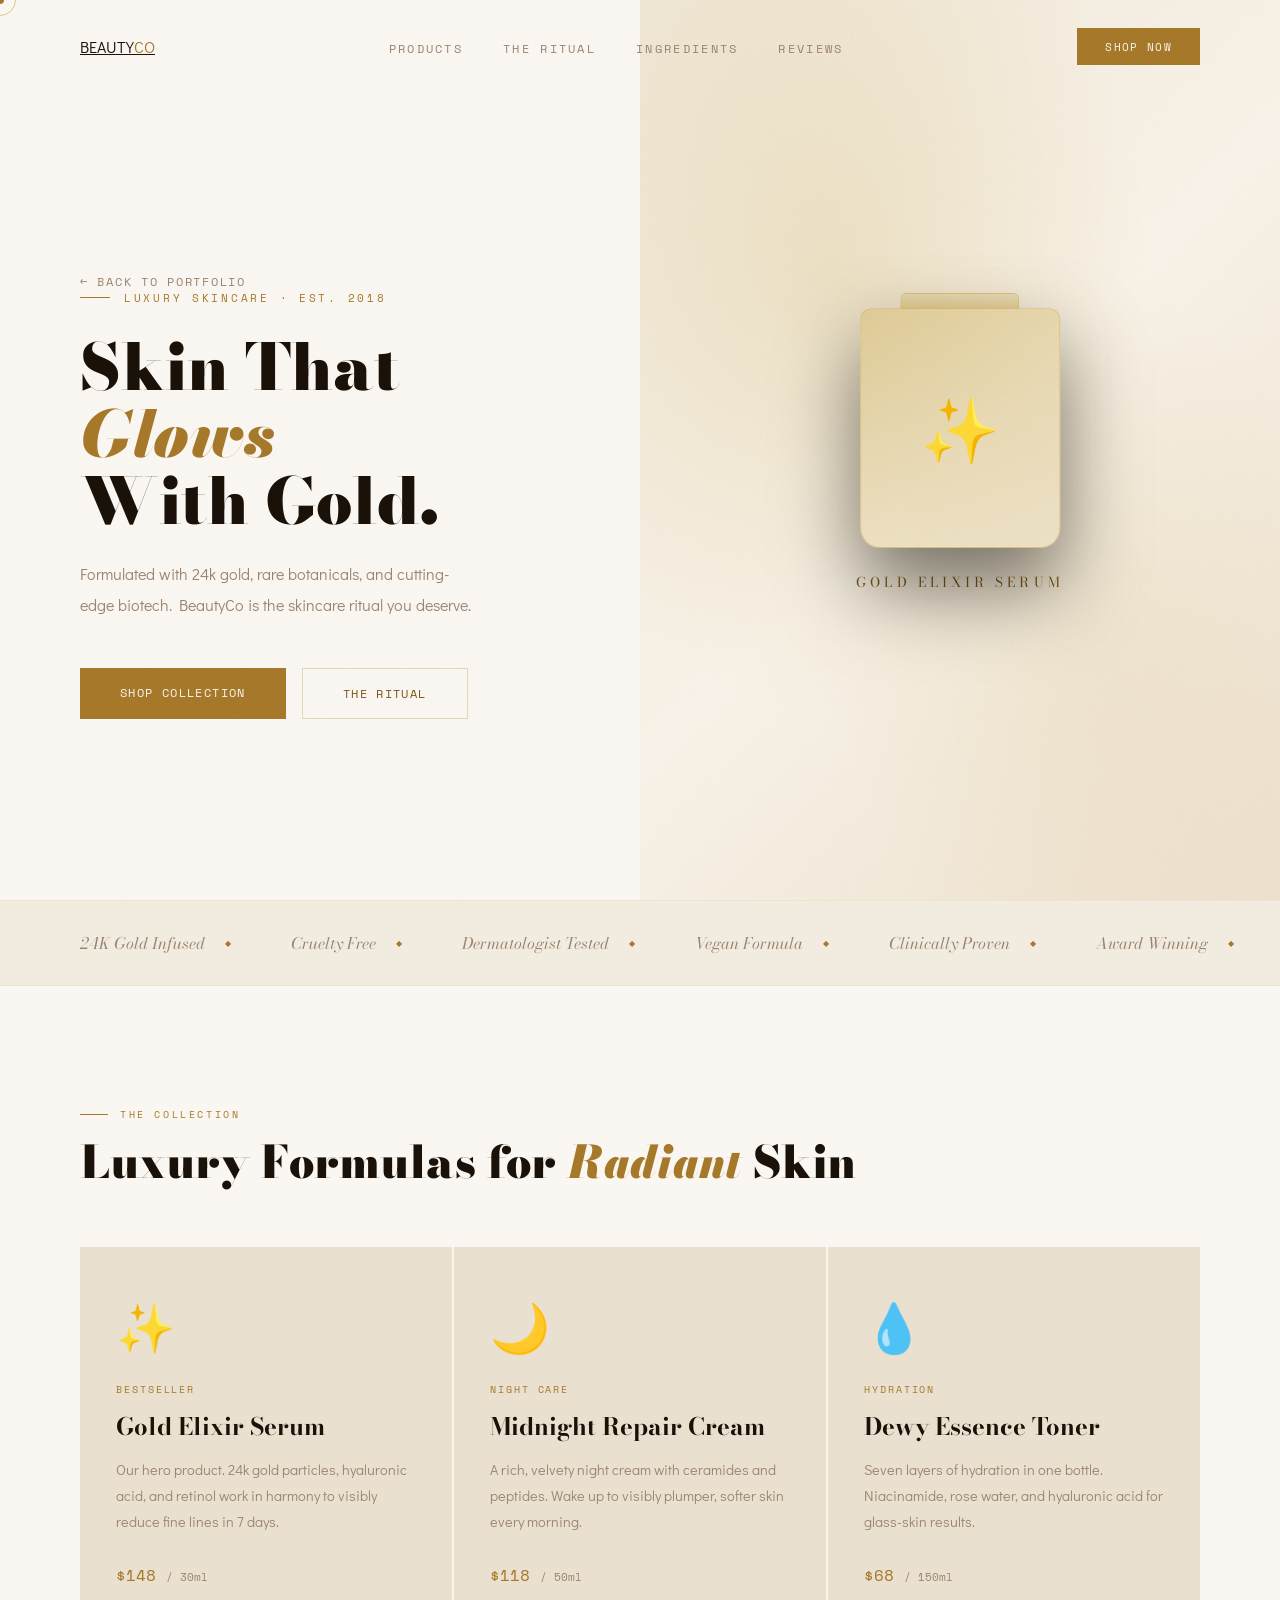
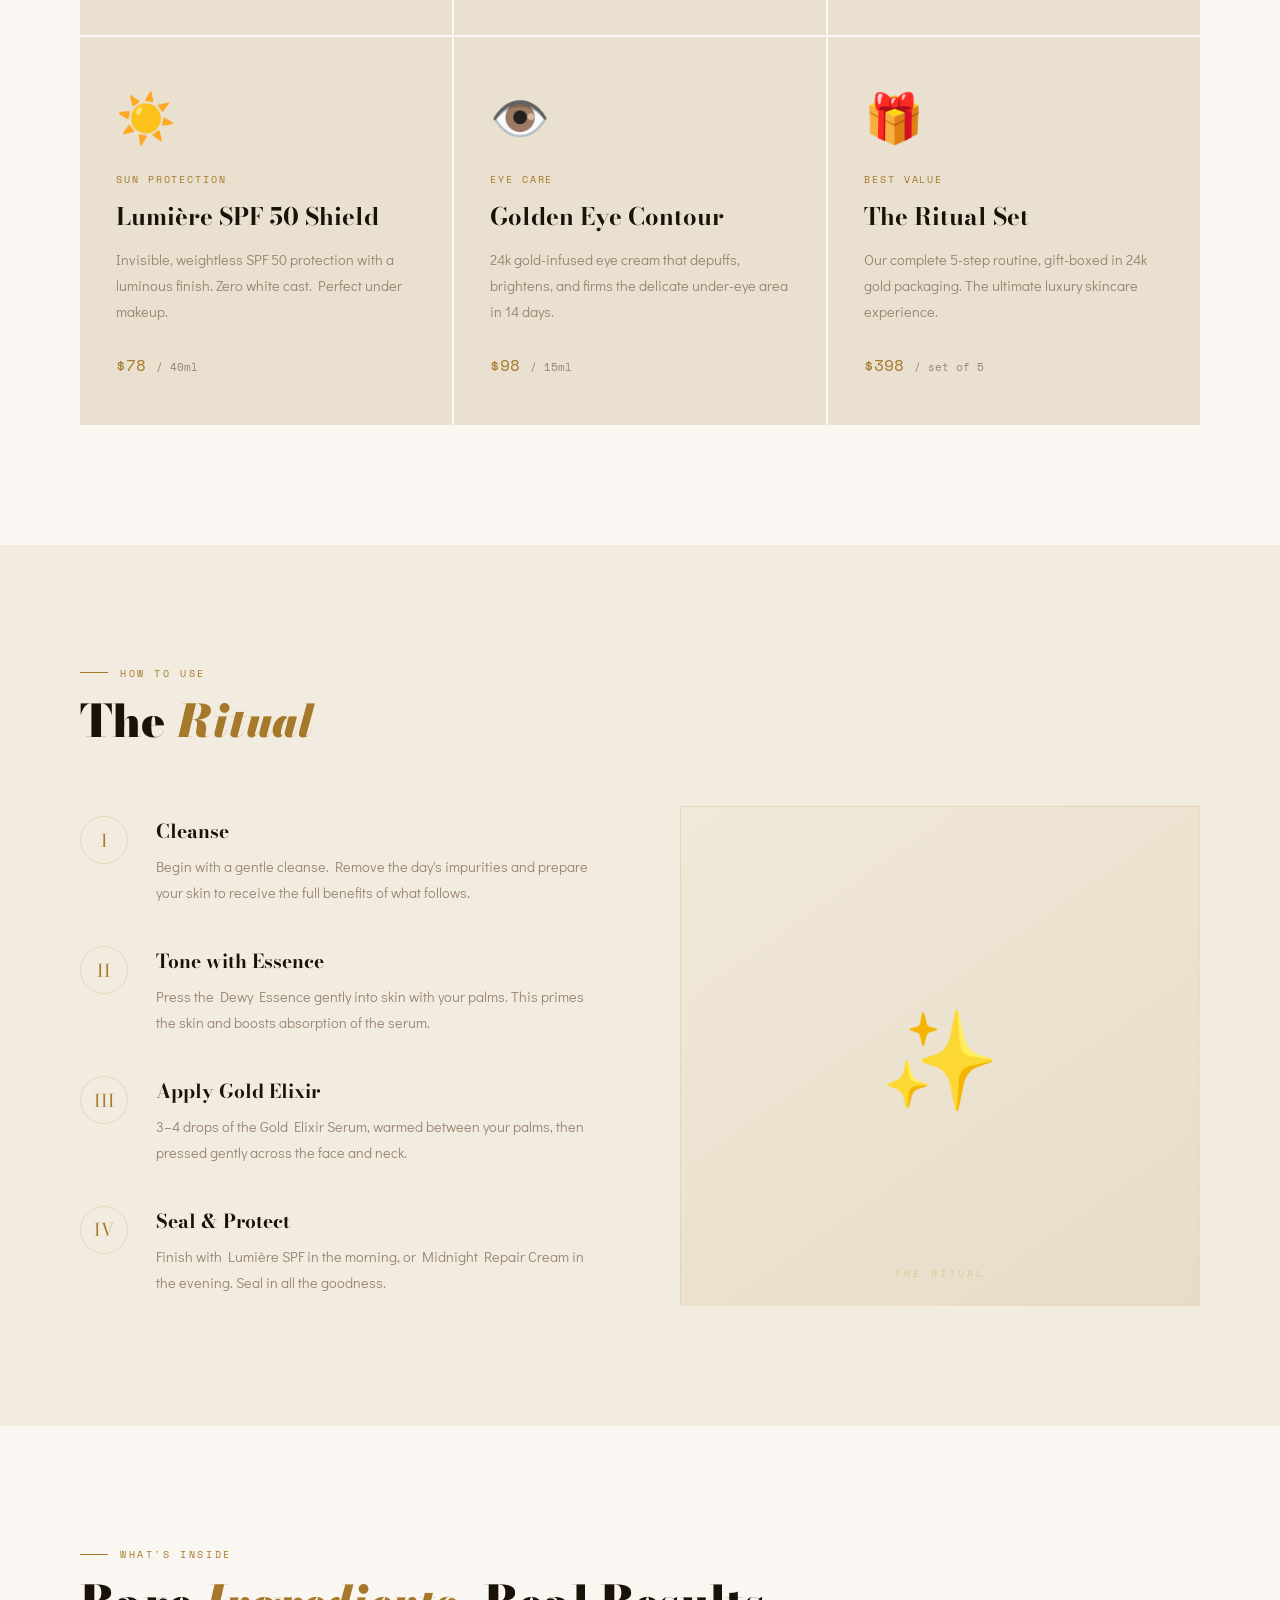
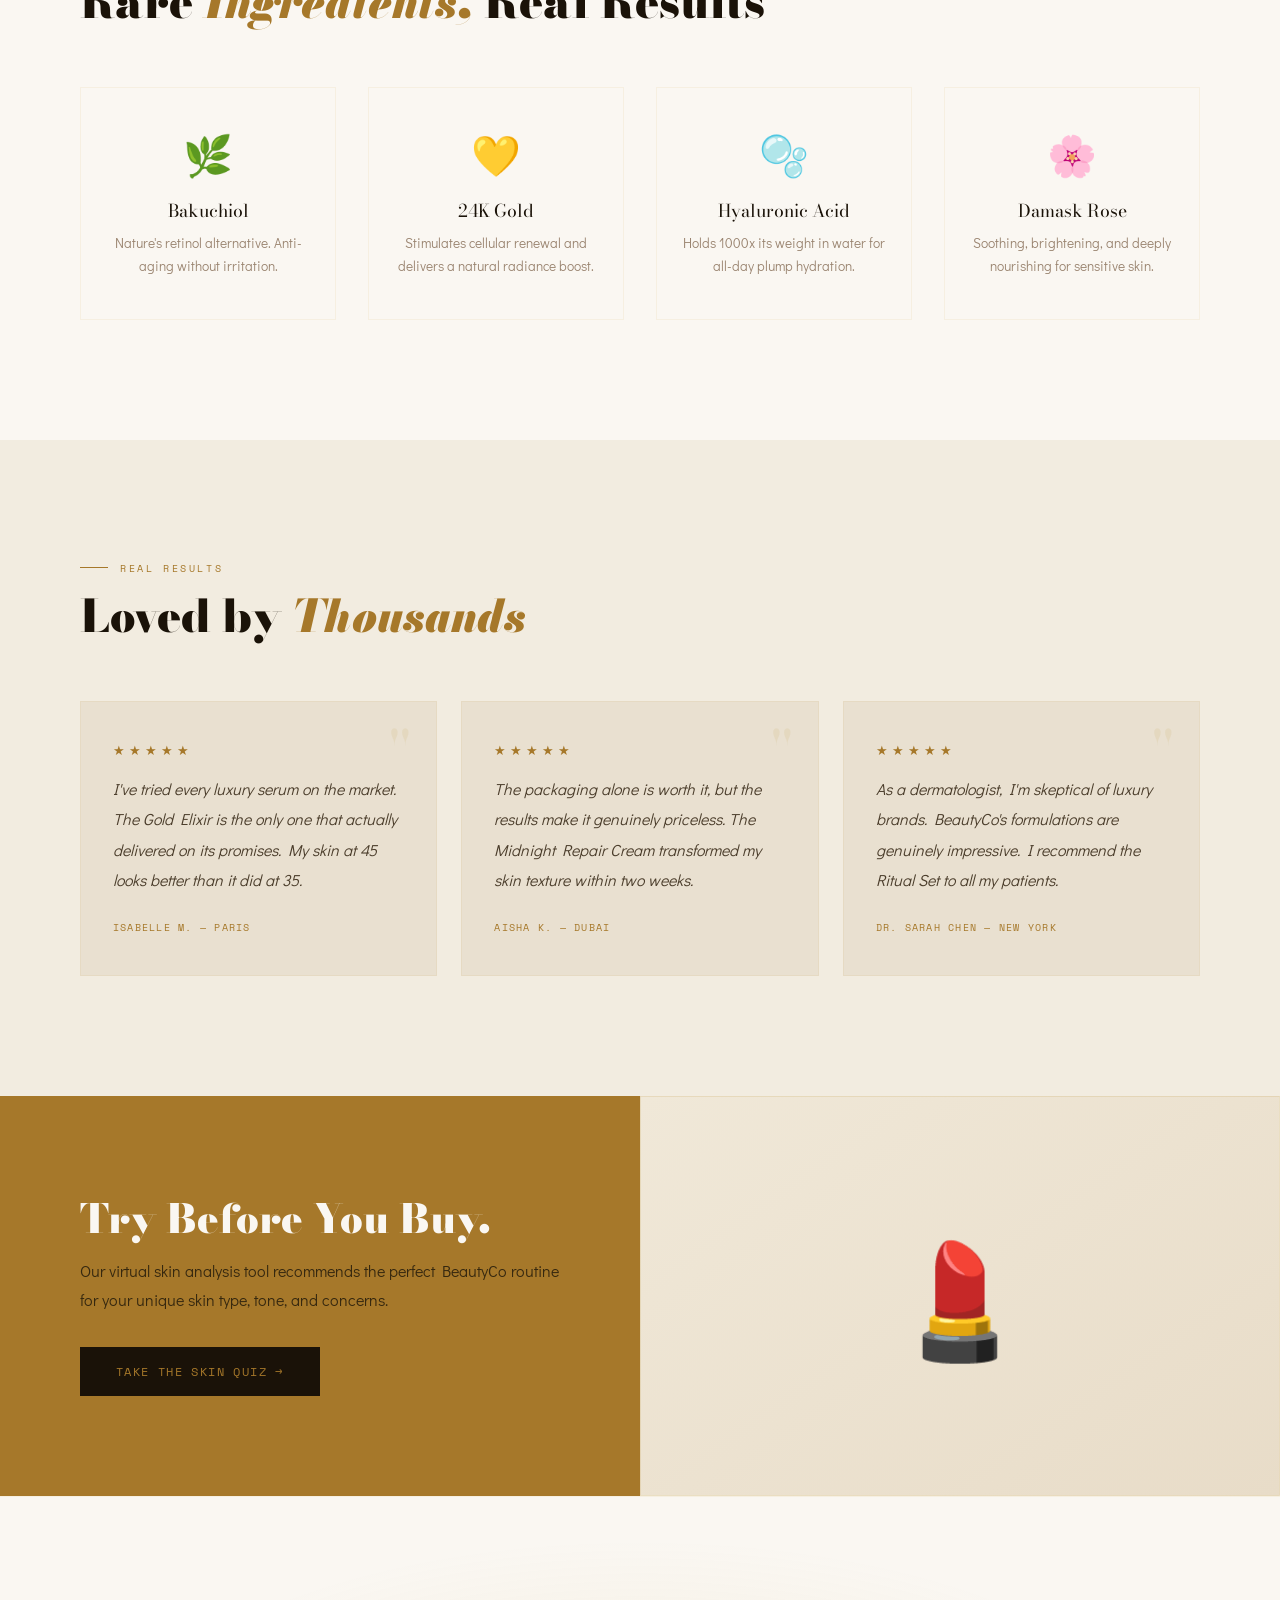
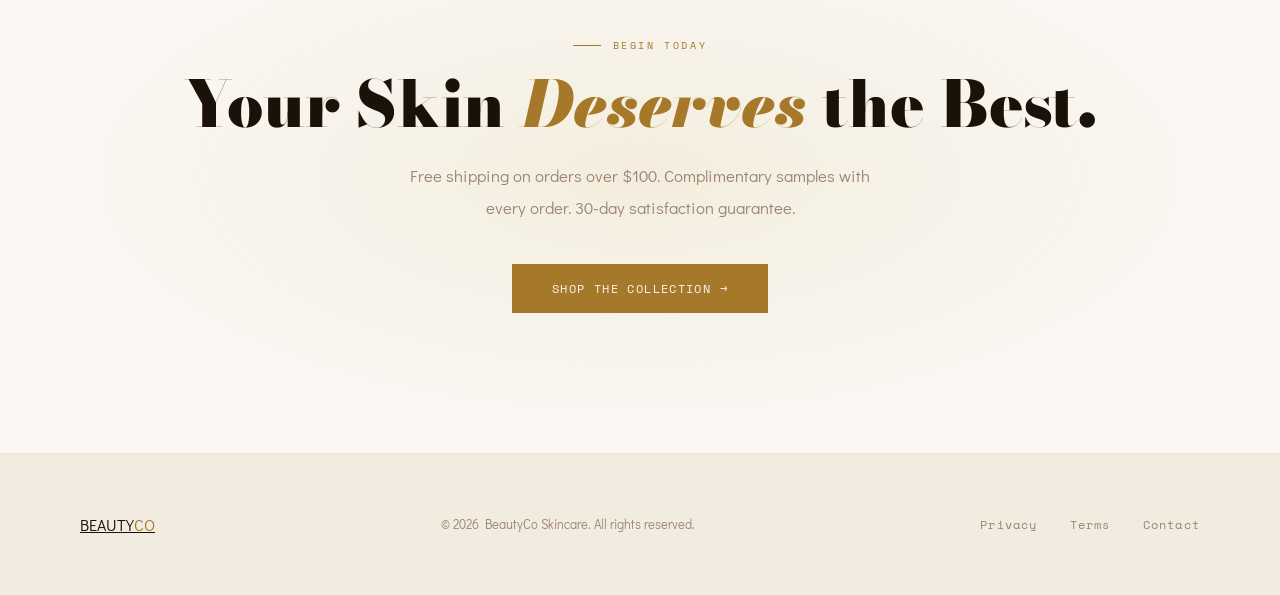
<file: pages/beautyco.html>
<!DOCTYPE html>
<html lang="en">
<head>
<meta charset="UTF-8">
<meta name="viewport" content="width=device-width, initial-scale=1.0">
<title>BeautyCo — Luxury Skincare</title>
<link href="https://fonts.googleapis.com/css2?family=Didact+Gothic&family=Bodoni+Moda:ital,opsz,wght@0,6..96,400;0,6..96,700;0,6..96,900;1,6..96,400;1,6..96,700&family=Space+Mono:wght@400;700&display=swap" rel="stylesheet">
<style>
  *, *::before, *::after { margin: 0; padding: 0; box-sizing: border-box; }

  :root {
    --bg: #faf7f2;
    --bg2: #f2ece0;
    --bg3: #e9e0d0;
    --gold: #a6782a;
    --gold2: #c99a3e;
    --gold3: #7a5518;
    --white: #1a1208;
    --muted: #9a8470;
    --text: #4a3c2a;
  }

  html { scroll-behavior: smooth; }

  body {
    background: var(--bg);
    color: var(--text);
    font-family: 'Didact Gothic', sans-serif;
    overflow-x: hidden;
    cursor: none;
  }

  /* Custom cursor */
  #cursor {
    position: fixed; width: 8px; height: 8px;
    background: var(--gold); border-radius: 50%;
    pointer-events: none; z-index: 9999;
    transform: translate(-50%, -50%);
  }
  #cursor-ring {
    position: fixed; width: 32px; height: 32px;
    border: 1px solid rgba(201,168,76,0.6); border-radius: 50%;
    pointer-events: none; z-index: 9998;
    transform: translate(-50%, -50%);
    transition: all 0.1s ease;
  }

  /* Grain */
  body::after {
    content: '';
    position: fixed; inset: 0;
    background-image: url("data:image/svg+xml,%3Csvg viewBox='0 0 256 256' xmlns='http://www.w3.org/2000/svg'%3E%3Cfilter id='n'%3E%3CfeTurbulence type='fractalNoise' baseFrequency='0.85' numOctaves='4'/%3E%3C/filter%3E%3Crect width='100%25' height='100%25' filter='url(%23n)' opacity='0.025'/%3E%3C/svg%3E");
    pointer-events: none; z-index: 1000; mix-blend-mode: multiply;
  }

  /* Nav */
  nav {
    position: fixed; top: 0; left: 0; right: 0; z-index: 500;
    display: flex; align-items: center; justify-content: space-between;
    padding: 28px 80px;
    transition: background 0.4s, padding 0.4s;
  }
  nav.scrolled { background: rgba(250,247,242,0.96) !important; border-bottom: 1px solid rgba(166,120,42,0.15); /* override */ } .nav-scrolled-dummy {
    background: rgba(250,247,242,0.97);
    border-bottom: 1px solid rgba(201,168,76,0.12);
    padding: 18px 80px;
    backdrop-filter: blur(10px); color: var(--white);
  }
  .logo { color: var(--white) !important; } .logo-fix {
    font-family: 'Bodoni Moda', serif; font-size: 1.4rem;
    font-weight: 900; letter-spacing: 0.15em; text-transform: uppercase;
    color: var(--white); text-decoration: none;
  }
  .logo span { color: var(--gold); }
  .nav-links { display: flex; gap: 40px; list-style: none; }
  .nav-links a { color: var(--muted); text-decoration: none; font-size: 0.72rem; letter-spacing: 0.2em; text-transform: uppercase; font-family: 'Space Mono', monospace; transition: color 0.3s; }
  .nav-links a:hover { color: var(--gold); }
  .nav-cta {
    background: var(--gold); color: var(--bg);
    padding: 10px 28px; font-family: 'Space Mono', monospace;
    font-size: 0.7rem; letter-spacing: 0.12em; text-transform: uppercase;
    border: none; cursor: none; transition: all 0.3s; text-decoration: none;
    display: inline-block;
  }
  .nav-cta:hover { background: var(--gold2); }

  /* Hero */
  .hero {
    min-height: 100vh; display: grid; grid-template-columns: 1fr 1fr;
    position: relative; overflow: hidden;
  }
  .hero-left {
    display: flex; flex-direction: column; justify-content: center;
    padding: 160px 80px 100px;
    background: var(--bg);
    position: relative; z-index: 2;
  }
  .hero-right {
    position: relative; overflow: hidden;
    background: linear-gradient(135deg, #f0e8d8, #f8f2e8, #ede0cc);
  }
  .hero-right::before {
    content: '';
    position: absolute; inset: 0;
    background:
      radial-gradient(ellipse at 30% 30%, rgba(201,168,76,0.2) 0%, transparent 50%),
      radial-gradient(ellipse at 70% 70%, rgba(201,168,76,0.1) 0%, transparent 40%);
  }
  .hero-product {
    position: absolute; top: 50%; left: 50%;
    transform: translate(-50%, -50%);
    text-align: center;
    animation: float 7s ease-in-out infinite;
  }
  .product-jar {
    width: 200px; height: 240px;
    background: linear-gradient(160deg, rgba(201,168,76,0.4), rgba(201,168,76,0.1));
    border: 1px solid rgba(201,168,76,0.4);
    border-radius: 12px 12px 20px 20px;
    display: flex; align-items: center; justify-content: center;
    font-size: 4rem;
    box-shadow: 0 40px 80px rgba(0,0,0,0.5), 0 0 60px rgba(201,168,76,0.1);
    position: relative; margin: 0 auto;
  }
  .product-jar::before {
    content: ''; position: absolute; top: -16px; left: 20%; right: 20%; height: 16px;
    background: linear-gradient(to top, rgba(201,168,76,0.5), rgba(201,168,76,0.2));
    border-radius: 6px 6px 0 0;
    border: 1px solid rgba(201,168,76,0.4); border-bottom: none;
  }
  .product-label {
    margin-top: 24px; font-family: 'Bodoni Moda', serif;
    font-size: 0.85rem; letter-spacing: 0.3em; text-transform: uppercase;
    color: var(--gold3);
  }
  @keyframes float { 0%,100%{transform:translate(-50%,-50%) translateY(0)} 50%{transform:translate(-50%,-50%) translateY(-16px)} }

  .hero-tag {
    font-family: 'Space Mono', monospace; font-size: 0.68rem;
    letter-spacing: 0.25em; text-transform: uppercase; color: var(--gold);
    margin-bottom: 28px; display: flex; align-items: center; gap: 14px;
  }
  .hero-tag::before { content: ''; width: 30px; height: 1px; background: var(--gold); }
  .hero h1 {
    font-family: 'Bodoni Moda', serif;
    font-size: clamp(3rem, 5vw, 5rem);
    font-weight: 900; line-height: 1.05;
    color: var(--white); margin-bottom: 24px;
  }
  .hero h1 em { font-style: italic; color: var(--gold); display: block; }
  .hero p {
    color: var(--muted); font-size: 1rem; line-height: 1.9;
    max-width: 400px; margin-bottom: 48px;
  }
  .hero-btns { display: flex; gap: 16px; flex-wrap: wrap; }
  .btn-gold {
    background: var(--gold); color: var(--bg);
    padding: 16px 40px; font-family: 'Space Mono', monospace;
    font-size: 0.72rem; letter-spacing: 0.12em; text-transform: uppercase;
    border: none; cursor: none; transition: all 0.3s; text-decoration: none;
    display: inline-block;
  }
  .btn-gold:hover { background: var(--gold2); }
  .btn-border {
    background: transparent; border: 1px solid rgba(201,168,76,0.4); color: var(--gold3);
    padding: 16px 40px; font-family: 'Space Mono', monospace;
    font-size: 0.72rem; letter-spacing: 0.12em; text-transform: uppercase;
    cursor: none; transition: all 0.3s; text-decoration: none; display: inline-block;
  }
  .btn-border:hover { border-color: var(--gold); color: var(--gold); }

  /* Divider */
  .gold-divider {
    display: flex; align-items: center; gap: 20px; padding: 30px 80px;
    background: var(--bg2); border-top: 1px solid rgba(201,168,76,0.1);
    border-bottom: 1px solid rgba(201,168,76,0.1);
    overflow: hidden;
  }
  .gd-track {
    display: flex; gap: 60px; white-space: nowrap;
    animation: marquee 18s linear infinite; flex-shrink: 0;
  }
  .gd-item {
    font-family: 'Bodoni Moda', serif; font-style: italic;
    font-size: 1rem; color: var(--muted);
    display: flex; align-items: center; gap: 20px;
  }
  .gd-item::after { content: '◆'; color: var(--gold); font-style: normal; font-size: 0.5rem; }
  @keyframes marquee { from{transform:translateX(0)} to{transform:translateX(-50%)} }

  /* Sections */
  section { padding: 120px 80px; }
  .section-label {
    font-family: 'Space Mono', monospace; font-size: 0.65rem;
    letter-spacing: 0.25em; text-transform: uppercase; color: var(--gold);
    margin-bottom: 16px; display: flex; align-items: center; gap: 12px;
  }
  .section-label::before { content: ''; width: 28px; height: 1px; background: var(--gold); }
  h2 {
    font-family: 'Bodoni Moda', serif;
    font-size: clamp(2rem, 3.5vw, 3rem); font-weight: 900;
    color: var(--white); line-height: 1.1; margin-bottom: 16px;
  }
  h2 em { font-style: italic; color: var(--gold); }

  /* Products */
  .products-grid { display: grid; grid-template-columns: repeat(3, 1fr); gap: 2px; margin-top: 60px; }
  .product-card {
    background: var(--bg3); padding: 48px 36px;
    position: relative; overflow: hidden; transition: background 0.4s;
    cursor: none;
  }
  .product-card::before {
    content: ''; position: absolute; top: 0; left: 0; right: 0; height: 1px;
    background: linear-gradient(to right, transparent, var(--gold), transparent);
    transform: scaleX(0); transition: transform 0.5s; transform-origin: center;
  }
  .product-card:hover::before { transform: scaleX(1); }
  .product-card:hover { background: rgba(201,168,76,0.05); }
  .prod-icon { font-size: 3rem; margin-bottom: 24px; display: block; }
  .prod-cat { font-family: 'Space Mono', monospace; font-size: 0.6rem; letter-spacing: 0.2em; color: var(--gold); text-transform: uppercase; margin-bottom: 12px; }
  .prod-name { font-family: 'Bodoni Moda', serif; font-size: 1.5rem; font-weight: 700; color: var(--white); margin-bottom: 12px; }
  .prod-desc { color: var(--muted); font-size: 0.9rem; line-height: 1.8; margin-bottom: 28px; }
  .prod-price { font-family: 'Space Mono', monospace; color: var(--gold); font-size: 1rem; }
  .prod-price span { font-size: 0.7rem; color: var(--muted); }

  /* Ritual / How to use */
  .ritual-section { background: var(--bg2); }
  .ritual-grid { display: grid; grid-template-columns: 1fr 1fr; gap: 80px; align-items: center; margin-top: 60px; }
  .ritual-steps { display: flex; flex-direction: column; gap: 40px; }
  .ritual-step { display: flex; gap: 28px; align-items: flex-start; }
  .step-circle {
    width: 48px; height: 48px; border-radius: 50%;
    border: 1px solid rgba(201,168,76,0.3);
    display: flex; align-items: center; justify-content: center; flex-shrink: 0;
    font-family: 'Bodoni Moda', serif; font-size: 1.1rem; color: var(--gold);
  }
  .step-content h4 { font-family: 'Bodoni Moda', serif; font-size: 1.2rem; color: var(--white); margin-bottom: 8px; }
  .step-content p { color: var(--muted); font-size: 0.9rem; line-height: 1.8; }
  .ritual-visual {
    height: 500px; background: linear-gradient(145deg, #f0e8d8, #e8dcc8);
    border: 1px solid rgba(201,168,76,0.15);
    display: flex; align-items: center; justify-content: center;
    font-size: 6rem; position: relative; overflow: hidden;
  }
  .ritual-visual::after {
    content: 'THE RITUAL';
    position: absolute; bottom: 24px; right: 0; left: 0; text-align: center;
    font-family: 'Space Mono', monospace; font-size: 0.65rem; letter-spacing: 0.3em;
    color: rgba(201,168,76,0.4);
  }

  /* Ingredients */
  .ingr-grid { display: grid; grid-template-columns: repeat(4, 1fr); gap: 32px; margin-top: 60px; }
  .ingr-card {
    text-align: center; padding: 40px 24px;
    border: 1px solid rgba(201,168,76,0.1); transition: border-color 0.3s;
  }
  .ingr-card:hover { border-color: rgba(201,168,76,0.4); }
  .ingr-icon { font-size: 2.5rem; margin-bottom: 16px; }
  .ingr-name { font-family: 'Bodoni Moda', serif; font-size: 1.1rem; color: var(--white); margin-bottom: 8px; }
  .ingr-desc { font-size: 0.85rem; color: var(--muted); line-height: 1.7; }

  /* Testimonials */
  .test-section { background: var(--bg2); }
  .test-grid { display: grid; grid-template-columns: repeat(3, 1fr); gap: 24px; margin-top: 60px; }
  .test-card {
    padding: 40px 32px; border: 1px solid rgba(201,168,76,0.1);
    position: relative; background: var(--bg3);
  }
  .test-quote { position: absolute; top: 20px; right: 24px; font-family: 'Bodoni Moda', serif; font-size: 4rem; color: rgba(201,168,76,0.12); line-height: 1; }
  .stars { color: var(--gold); font-size: 0.8rem; letter-spacing: 4px; margin-bottom: 16px; }
  .test-text { font-style: italic; font-size: 1rem; line-height: 1.9; color: var(--cream); margin-bottom: 24px; color: var(--text); }
  .test-author { font-family: 'Space Mono', monospace; font-size: 0.65rem; letter-spacing: 0.12em; color: var(--gold); text-transform: uppercase; }

  /* Try-on banner */
  .tryon-banner {
    display: grid; grid-template-columns: 1fr 1fr;
    min-height: 400px; margin: 0;
  }
  .tryon-left {
    background: var(--gold); display: flex; flex-direction: column;
    justify-content: center; padding: 80px;
  }
  .tryon-left h3 { font-family: 'Bodoni Moda', serif; font-size: 2.5rem; font-weight: 900; color: var(--bg); line-height: 1.1; margin-bottom: 16px; }
  .tryon-left p { color: rgba(6,5,4,0.7); font-size: 1rem; line-height: 1.8; margin-bottom: 32px; }
  .btn-dark {
    background: var(--white); color: var(--gold);
    padding: 16px 36px; font-family: 'Space Mono', monospace;
    font-size: 0.72rem; letter-spacing: 0.12em; text-transform: uppercase;
    border: none; cursor: none; transition: all 0.3s; text-decoration: none;
    display: inline-block; width: fit-content;
  }
  .btn-dark:hover { background: var(--bg3); }
  .tryon-right {
    background: linear-gradient(145deg, #f0e8d8, #e8dcc8);
    display: flex; align-items: center; justify-content: center; font-size: 7rem;
    border: 1px solid rgba(201,168,76,0.15);
  } 
 /* back button*/
.back-btn {
  font-family: 'Space Mono', monospace;
  font-size: 0.72rem;
  letter-spacing: 0.15em;
  text-transform: uppercase;
  color: #9a8470;
  text-decoration: none;
  display: inline-flex;
  align-items: center;
  gap: 10px;
  margin-top: 32px;
  transition: color 0.3s;
}
.back-btn:hover { color: #a6782a; }
  /* CTA */
  .cta-section {
    text-align: center; padding: 140px 80px;
    background:
      radial-gradient(ellipse at center, rgba(201,168,76,0.12) 0%, transparent 60%),
      var(--bg);
    border-top: 1px solid rgba(201,168,76,0.1);
  }
  .cta-section h2 { font-size: clamp(2.5rem, 5vw, 4rem); margin-bottom: 20px; }
  .cta-section p { color: var(--muted); font-size: 1.05rem; max-width: 480px; margin: 0 auto 40px; line-height: 1.9; }

  /* Footer */
  footer {
    background: var(--bg2); border-top: 1px solid rgba(201,168,76,0.1);
    padding: 60px 80px; display: flex; align-items: center; justify-content: space-between;
    flex-wrap: wrap; gap: 24px;
  }
  footer p { color: var(--muted); font-size: 0.8rem; }
  .footer-links { display: flex; gap: 32px; }
  .footer-links a { color: var(--muted); text-decoration: none; font-size: 0.75rem; font-family: 'Space Mono', monospace; letter-spacing: 0.1em; transition: color 0.3s; }
  .footer-links a:hover { color: var(--gold); }

  /* Animations */
  .fade-up { opacity: 0; transform: translateY(36px); transition: opacity 0.9s ease, transform 0.9s ease; }
  .fade-up.visible { opacity: 1; transform: translateY(0); }


  /* Hamburger */
  .hamburger {
    display: none; flex-direction: column; gap: 5px; cursor: none; padding: 4px; z-index: 600;
  }
  .hamburger span {
    display: block; width: 24px; height: 2px;
    background: var(--gold); transition: all 0.3s;
  }
  .hamburger.open span:nth-child(1) { transform: translateY(7px) rotate(45deg); }
  .hamburger.open span:nth-child(2) { opacity: 0; }
  .hamburger.open span:nth-child(3) { transform: translateY(-7px) rotate(-45deg); }

  /* Mobile Menu */
  .mobile-menu {
    position: fixed; top: 0; left: 0; right: 0; bottom: 0;
    background: rgba(250,247,242,0.99); z-index: 550;
    display: flex; flex-direction: column; align-items: center; justify-content: center;
    gap: 36px; transform: translateX(100%); transition: transform 0.4s ease;
  }
  .mobile-menu.open { transform: translateX(0); }
  .mobile-menu a {
    font-family: 'Bodoni Moda', serif; font-size: 2rem; font-weight: 700;
    color: var(--white); text-decoration: none; letter-spacing: 0.05em;
    transition: color 0.3s;
  }
  .mobile-menu a:hover { color: var(--gold); }
  .mobile-menu .mob-cta {
    background: var(--gold); color: var(--bg);
    padding: 14px 40px; font-family: 'Space Mono', monospace;
    font-size: 0.75rem; letter-spacing: 0.1em; text-transform: uppercase;
    margin-top: 16px; border-radius: 0;
  }

  @media(max-width:900px) {
    nav { padding: 20px 24px; }
    .nav-links, .nav-cta { display: none; }
    .hamburger { display: flex; }
    .hero { grid-template-columns: 1fr; }
    .hero-right { display: none; }
    .hero-left { padding: 140px 24px 80px; }
    section { padding: 80px 24px; }
    .products-grid { grid-template-columns: 1fr; }
    .ritual-grid, .tryon-banner { grid-template-columns: 1fr; }
    .ingr-grid { grid-template-columns: repeat(2,1fr); }
    .test-grid { grid-template-columns: 1fr; }
    .tryon-left { padding: 48px 24px; }
    .tryon-right { min-height: 200px; }
    .gold-divider { padding: 24px; }
    .cta-section { padding: 80px 24px; }
    footer { padding: 40px 24px; flex-direction: column; }
  }
</style>
</head>
<body>

<div id="cursor"></div>
<div id="cursor-ring"></div>

<div class="mobile-menu" id="mobile-menu">
  <a href="#products" onclick="closeMob()">Products</a>
  <a href="#ritual" onclick="closeMob()">The Ritual</a>
  <a href="#ingredients" onclick="closeMob()">Ingredients</a>
  <a href="#reviews" onclick="closeMob()">Reviews</a>
  <a href="#products" class="mob-cta" onclick="closeMob()">Shop Now</a>
</div>
<nav id="navbar">
  <a class="logo" href="#">BEAUTY<span>CO</span></a>
  <ul class="nav-links">
    <li><a href="#products">Products</a></li>
    <li><a href="#ritual">The Ritual</a></li>
    <li><a href="#ingredients">Ingredients</a></li>
    <li><a href="#reviews">Reviews</a></li>
  </ul>
  <a class="nav-cta" href="#products">Shop Now</a>
  <div class="hamburger" id="hamburger" onclick="toggleMob()">
    <span></span><span></span><span></span>
  </div>
</nav>

<!-- Hero -->
<div class="hero">
  <div class="hero-left">
    <a href="work.html" class="back-btn">← Back to Portfolio</a>

    <div class="hero-tag">Luxury Skincare · Est. 2018</div>
    <h1>Skin That <em>Glows</em> With Gold.</h1>
    <p>Formulated with 24k gold, rare botanicals, and cutting-edge biotech. BeautyCo is the skincare ritual you deserve.</p>
    <div class="hero-btns">
      <a href="#products" class="btn-gold">Shop Collection</a>
      <a href="#ritual" class="btn-border">The Ritual</a>
    </div>
  </div>
  <div class="hero-right">
    <div class="hero-product">
      <div class="product-jar">✨</div>
      <div class="product-label">Gold Elixir Serum</div>
    </div>
  </div>
</div>

<!-- Divider Marquee -->
<div class="gold-divider">
  <div class="gd-track">
    <span class="gd-item">24K Gold Infused</span>
    <span class="gd-item">Cruelty Free</span>
    <span class="gd-item">Dermatologist Tested</span>
    <span class="gd-item">Vegan Formula</span>
    <span class="gd-item">Clinically Proven</span>
    <span class="gd-item">Award Winning</span>
    <span class="gd-item">24K Gold Infused</span>
    <span class="gd-item">Cruelty Free</span>
    <span class="gd-item">Dermatologist Tested</span>
    <span class="gd-item">Vegan Formula</span>
    <span class="gd-item">Clinically Proven</span>
    <span class="gd-item">Award Winning</span>
  </div>
</div>

<!-- Products -->
<section id="products">
  <div class="section-label">The Collection</div>
  <h2>Luxury Formulas for <em>Radiant</em> Skin</h2>
  <div class="products-grid">
    <div class="product-card fade-up">
      <span class="prod-icon">✨</span>
      <div class="prod-cat">Bestseller</div>
      <div class="prod-name">Gold Elixir Serum</div>
      <div class="prod-desc">Our hero product. 24k gold particles, hyaluronic acid, and retinol work in harmony to visibly reduce fine lines in 7 days.</div>
      <div class="prod-price">$148 <span>/ 30ml</span></div>
    </div>
    <div class="product-card fade-up">
      <span class="prod-icon">🌙</span>
      <div class="prod-cat">Night Care</div>
      <div class="prod-name">Midnight Repair Cream</div>
      <div class="prod-desc">A rich, velvety night cream with ceramides and peptides. Wake up to visibly plumper, softer skin every morning.</div>
      <div class="prod-price">$118 <span>/ 50ml</span></div>
    </div>
    <div class="product-card fade-up">
      <span class="prod-icon">💧</span>
      <div class="prod-cat">Hydration</div>
      <div class="prod-name">Dewy Essence Toner</div>
      <div class="prod-desc">Seven layers of hydration in one bottle. Niacinamide, rose water, and hyaluronic acid for glass-skin results.</div>
      <div class="prod-price">$68 <span>/ 150ml</span></div>
    </div>
    <div class="product-card fade-up">
      <span class="prod-icon">☀️</span>
      <div class="prod-cat">Sun Protection</div>
      <div class="prod-name">Lumière SPF 50 Shield</div>
      <div class="prod-desc">Invisible, weightless SPF 50 protection with a luminous finish. Zero white cast. Perfect under makeup.</div>
      <div class="prod-price">$78 <span>/ 40ml</span></div>
    </div>
    <div class="product-card fade-up">
      <span class="prod-icon">👁️</span>
      <div class="prod-cat">Eye Care</div>
      <div class="prod-name">Golden Eye Contour</div>
      <div class="prod-desc">24k gold-infused eye cream that depuffs, brightens, and firms the delicate under-eye area in 14 days.</div>
      <div class="prod-price">$98 <span>/ 15ml</span></div>
    </div>
    <div class="product-card fade-up">
      <span class="prod-icon">🎁</span>
      <div class="prod-cat">Best Value</div>
      <div class="prod-name">The Ritual Set</div>
      <div class="prod-desc">Our complete 5-step routine, gift-boxed in 24k gold packaging. The ultimate luxury skincare experience.</div>
      <div class="prod-price">$398 <span>/ set of 5</span></div>
    </div>
  </div>
</section>

<!-- Ritual -->
<section id="ritual" class="ritual-section">
  <div class="section-label">How to Use</div>
  <h2>The <em>Ritual</em></h2>
  <div class="ritual-grid">
    <div class="ritual-steps">
      <div class="ritual-step fade-up">
        <div class="step-circle">I</div>
        <div class="step-content">
          <h4>Cleanse</h4>
          <p>Begin with a gentle cleanse. Remove the day's impurities and prepare your skin to receive the full benefits of what follows.</p>
        </div>
      </div>
      <div class="ritual-step fade-up">
        <div class="step-circle">II</div>
        <div class="step-content">
          <h4>Tone with Essence</h4>
          <p>Press the Dewy Essence gently into skin with your palms. This primes the skin and boosts absorption of the serum.</p>
        </div>
      </div>
      <div class="ritual-step fade-up">
        <div class="step-circle">III</div>
        <div class="step-content">
          <h4>Apply Gold Elixir</h4>
          <p>3–4 drops of the Gold Elixir Serum, warmed between your palms, then pressed gently across the face and neck.</p>
        </div>
      </div>
      <div class="ritual-step fade-up">
        <div class="step-circle">IV</div>
        <div class="step-content">
          <h4>Seal & Protect</h4>
          <p>Finish with Lumière SPF in the morning, or Midnight Repair Cream in the evening. Seal in all the goodness.</p>
        </div>
      </div>
    </div>
    <div class="ritual-visual fade-up">✨</div>
  </div>
</section>

<!-- Ingredients -->
<section id="ingredients">
  <div class="section-label">What's Inside</div>
  <h2>Rare <em>Ingredients,</em> Real Results</h2>
  <div class="ingr-grid">
    <div class="ingr-card fade-up">
      <div class="ingr-icon">🌿</div>
      <div class="ingr-name">Bakuchiol</div>
      <div class="ingr-desc">Nature's retinol alternative. Anti-aging without irritation.</div>
    </div>
    <div class="ingr-card fade-up">
      <div class="ingr-icon">💛</div>
      <div class="ingr-name">24K Gold</div>
      <div class="ingr-desc">Stimulates cellular renewal and delivers a natural radiance boost.</div>
    </div>
    <div class="ingr-card fade-up">
      <div class="ingr-icon">🫧</div>
      <div class="ingr-name">Hyaluronic Acid</div>
      <div class="ingr-desc">Holds 1000x its weight in water for all-day plump hydration.</div>
    </div>
    <div class="ingr-card fade-up">
      <div class="ingr-icon">🌸</div>
      <div class="ingr-name">Damask Rose</div>
      <div class="ingr-desc">Soothing, brightening, and deeply nourishing for sensitive skin.</div>
    </div>
  </div>
</section>

<!-- Testimonials -->
<section id="reviews" class="test-section">
  <div class="section-label">Real Results</div>
  <h2>Loved by <em>Thousands</em></h2>
  <div class="test-grid">
    <div class="test-card fade-up">
      <div class="test-quote">"</div>
      <div class="stars">★★★★★</div>
      <div class="test-text">I've tried every luxury serum on the market. The Gold Elixir is the only one that actually delivered on its promises. My skin at 45 looks better than it did at 35.</div>
      <div class="test-author">Isabelle M. — Paris</div>
    </div>
    <div class="test-card fade-up">
      <div class="test-quote">"</div>
      <div class="stars">★★★★★</div>
      <div class="test-text">The packaging alone is worth it, but the results make it genuinely priceless. The Midnight Repair Cream transformed my skin texture within two weeks.</div>
      <div class="test-author">Aisha K. — Dubai</div>
    </div>
    <div class="test-card fade-up">
      <div class="test-quote">"</div>
      <div class="stars">★★★★★</div>
      <div class="test-text">As a dermatologist, I'm skeptical of luxury brands. BeautyCo's formulations are genuinely impressive. I recommend the Ritual Set to all my patients.</div>
      <div class="test-author">Dr. Sarah Chen — New York</div>
    </div>
  </div>
</section>

<!-- Virtual Try-On -->
<div class="tryon-banner">
  <div class="tryon-left">
    <h3>Try Before You Buy.</h3>
    <p>Our virtual skin analysis tool recommends the perfect BeautyCo routine for your unique skin type, tone, and concerns.</p>
    <a href="#" class="btn-dark">Take the Skin Quiz →</a>
  </div>
  <div class="tryon-right">💄</div>
</div>

<!-- CTA -->
<div class="cta-section">
  <div class="section-label" style="justify-content:center">Begin Today</div>
  <h2>Your Skin <em>Deserves</em> the Best.</h2>
  <p>Free shipping on orders over $100. Complimentary samples with every order. 30-day satisfaction guarantee.</p>
  <a href="#products" class="btn-gold">Shop the Collection →</a>
</div>

<!-- Footer -->
<footer>
  <a class="logo" href="#">BEAUTY<span>CO</span></a>
  <p>© 2026 BeautyCo Skincare. All rights reserved.</p>
  <div class="footer-links">
    <a href="#">Privacy</a>
    <a href="#">Terms</a>
    <a href="#">Contact</a>
  </div>
</footer>

<script>
  // Mobile menu
  function toggleMob() {
    document.getElementById('mobile-menu').classList.toggle('open');
    document.getElementById('hamburger').classList.toggle('open');
    document.body.style.overflow = document.getElementById('mobile-menu').classList.contains('open') ? 'hidden' : '';
  }
  function closeMob() {
    document.getElementById('mobile-menu').classList.remove('open');
    document.getElementById('hamburger').classList.remove('open');
    document.body.style.overflow = '';
  }

  const cursor = document.getElementById('cursor');
  const ring = document.getElementById('cursor-ring');
  document.addEventListener('mousemove', e => {
    cursor.style.left = e.clientX + 'px';
    cursor.style.top = e.clientY + 'px';
    setTimeout(() => {
      ring.style.left = e.clientX + 'px';
      ring.style.top = e.clientY + 'px';
    }, 60);
  });

  window.addEventListener('scroll', () => {
    document.getElementById('navbar').classList.toggle('scrolled', window.scrollY > 50);
  });

  const observer = new IntersectionObserver(entries => {
    entries.forEach(e => { if(e.isIntersecting) e.target.classList.add('visible'); });
  }, { threshold: 0.1 });
  document.querySelectorAll('.fade-up').forEach(el => observer.observe(el));
</script>
</body>
</html>
</file>
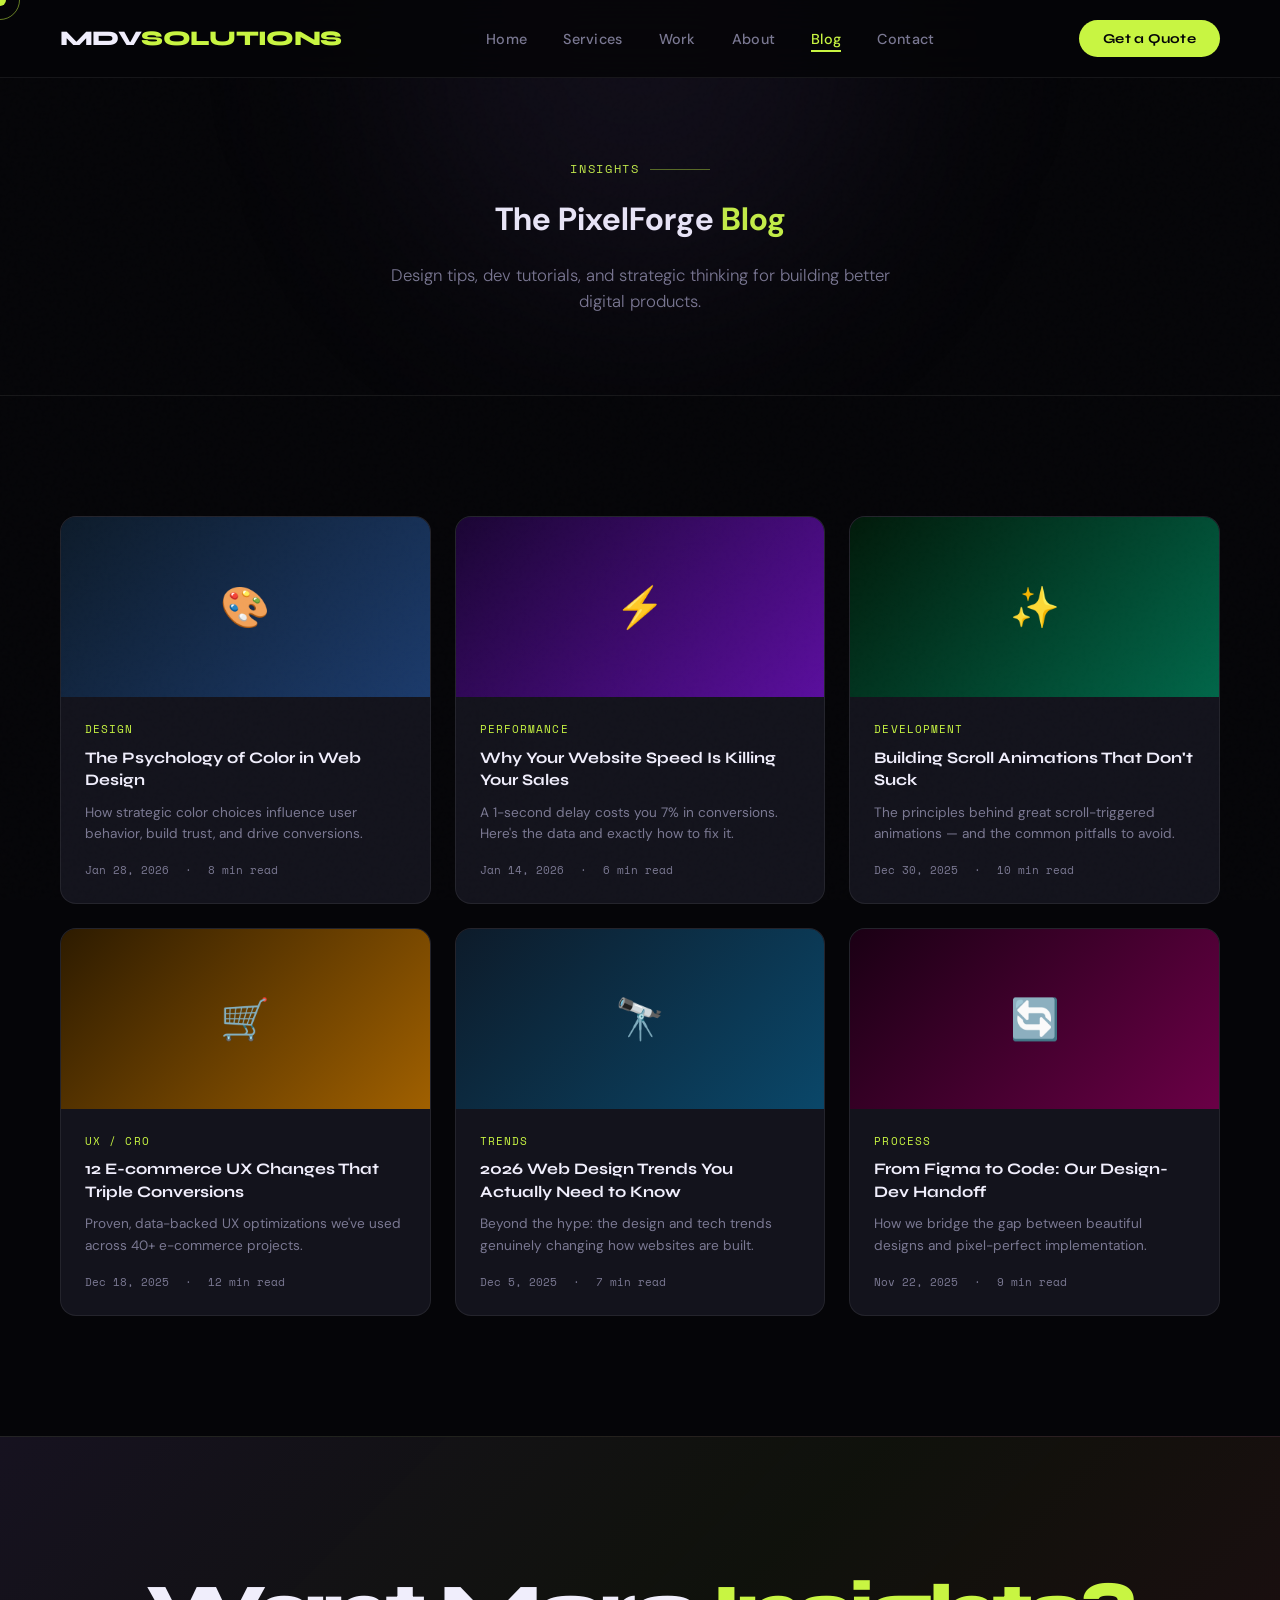
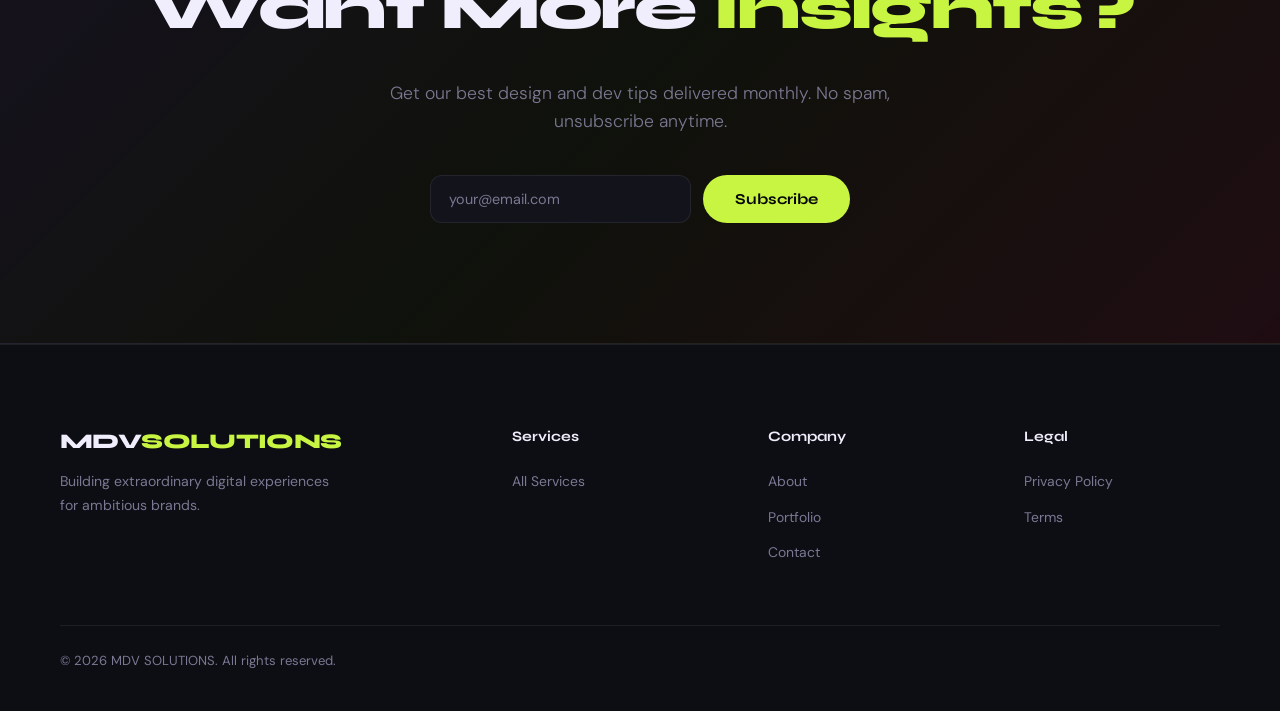
<file: pages/blog.html>
<!DOCTYPE html>
<html lang="en">
<head>
<meta charset="UTF-8"><meta name="viewport" content="width=device-width, initial-scale=1.0">
<title>Blog — MDV SOLUTIONS</title>
<link rel="stylesheet" href="../css/style.css">
<link href="https://fonts.googleapis.com/css2?family=Syne:wght@400;600;700;800&family=DM+Sans:ital,wght@0,300;0,400;0,500;1,300&family=Space+Mono:wght@400;700&display=swap" rel="stylesheet">
</head>
<body>

<div id="cursor"></div><div id="cursor-ring"></div>
<div class="scroll-progress" id="scroll-progress"></div>
<div class="toast" id="toast"><div class="toast-icon" id="toast-icon">✅</div><div class="toast-text"><div class="toast-title" id="toast-title">Done!</div><div class="toast-msg" id="toast-msg"></div></div></div>

<div class="modal-overlay" id="modal">
  <div class="modal">
    <div class="modal-header"><div class="modal-title">Get a Free Quote</div><button class="modal-close" onclick="closeModal()">✕</button></div>
    <div class="form-group"><label class="form-label">Your Name</label><input class="form-input" id="modal-name" type="text" placeholder="John Doe"></div>
    <div class="form-group"><label class="form-label">Email</label><input class="form-input" id="modal-email" type="email" placeholder="john@example.com"></div>
    <div class="form-group"><label class="form-label">Project Type</label><select class="form-select" id="modal-type"><option value="">Select a service</option><option>Landing Page</option><option>Business Website</option><option>E-commerce</option><option>Portfolio</option></select></div>
    <div class="form-group"><label class="form-label">Budget</label><select class="form-select" id="modal-budget"><option value="">Select budget</option><option>$500–$1,500</option><option>$1,500–$5,000</option><option>$5,000+</option></select></div>
    <div class="form-group"><label class="form-label">Description</label><textarea class="form-textarea" id="modal-desc" placeholder="Your project..."></textarea></div>
    <button class="btn-primary" style="width:100%;justify-content:center" onclick="submitQuote()">Send →</button>
  </div>
</div>

<!-- Blog Article Modal -->
<div class="modal-overlay" id="blog-modal">
  <div class="modal" style="max-width:560px">
    <div class="modal-header">
      <div>
        <div style="font-family:var(--font-mono);font-size:0.68rem;color:var(--accent);margin-bottom:4px" id="bm-cat"></div>
        <div class="modal-title" id="bm-title" style="font-size:1.1rem;line-height:1.3"></div>
      </div>
      <button class="modal-close" onclick="document.getElementById('blog-modal').classList.remove('open')">✕</button>
    </div>
    <p style="color:var(--muted);font-size:0.88rem;line-height:1.8" id="bm-content"></p>
    <div style="margin-top:24px;padding-top:20px;border-top:1px solid var(--border);display:flex;gap:12px;align-items:center">
      <div style="font-size:0.82rem;color:var(--muted)">Enjoyed this?</div>
      <button class="btn-primary" style="font-size:0.8rem;padding:8px 18px" onclick="document.getElementById('blog-modal').classList.remove('open');openModal()">Work With Us</button>
    </div>
  </div>
</div>

<div class="mobile-menu" id="mobile-menu">
  <a href="../index.html">Home</a><a href="services.html">Services</a>
  <a href="work.html">Work</a><a href="about.html">About</a>
  <a href="blog.html" class="current">Blog</a><a href="contact.html">Contact</a>
</div>

<nav id="navbar">
  <a class="logo" href="../index.html">MDV<span>SOLUTIONS</span></a>
  <ul class="nav-links">
    <li><a href="../index.html">Home</a></li><li><a href="services.html">Services</a></li>
    <li><a href="work.html">Work</a></li><li><a href="about.html">About</a></li>
    <li><a href="blog.html" class="current">Blog</a></li><li><a href="contact.html">Contact</a></li>
  </ul>
  <button class="nav-cta" onclick="openModal()">Get a Quote</button>
  <div class="hamburger" id="hamburger" onclick="toggleMobileMenu()"><span></span><span></span><span></span></div>
</nav>

<div class="page-header">
  <div class="section-label" style="justify-content:center">Insights</div>
  <h1 class="section-title">The PixelForge <span class="accent">Blog</span></h1>
  <p class="section-desc" style="margin:16px auto 0;max-width:500px">Design tips, dev tutorials, and strategic thinking for building better digital products.</p>
</div>

<section class="section">
  <div class="blog-grid">
    <div class="blog-card" onclick="openBlog('The Psychology of Color in Web Design','Design','Color is one of the most powerful tools in a designer\'s arsenal. Studies show that up to 90% of snap judgments about products are based on color alone. Blue builds trust (banks, tech), red creates urgency (sales, food), green signals growth and calm. For web design, your primary CTA button color matters more than most realize. The key is contrast and consistency: your accent color should appear in a maximum of 15% of the design to retain visual impact. Test ruthlessly and trust data over aesthetic preference.')">
      <div class="blog-thumb bt1">🎨</div>
      <div class="blog-body"><div class="blog-cat">Design</div><div class="blog-title">The Psychology of Color in Web Design</div><div class="blog-excerpt">How strategic color choices influence user behavior, build trust, and drive conversions.</div><div class="blog-meta"><span>Jan 28, 2026</span><span>·</span><span>8 min read</span></div></div>
    </div>
    <div class="blog-card" onclick="openBlog('Why Your Website Speed Is Killing Your Sales','Performance','Google data shows that as page load time goes from 1 second to 3 seconds, bounce rate increases by 32%. From 1 to 6 seconds? 106%. For every $1 invested in performance optimization, the average return is $3 in additional conversions. Start with these quick wins: compress all images to WebP, enable browser caching, defer non-critical JavaScript, and move to a CDN. Our clients who completed full performance audits saw an average 180ms improvement in LCP and a 23% increase in revenue.')">
      <div class="blog-thumb bt2">⚡</div>
      <div class="blog-body"><div class="blog-cat">Performance</div><div class="blog-title">Why Your Website Speed Is Killing Your Sales</div><div class="blog-excerpt">A 1-second delay costs you 7% in conversions. Here's the data and exactly how to fix it.</div><div class="blog-meta"><span>Jan 14, 2026</span><span>·</span><span>6 min read</span></div></div>
    </div>
    <div class="blog-card" onclick="openBlog('Building Scroll Animations That Don\'t Suck','Development','Great scroll animations feel inevitable — like the content was always meant to move that way. The golden rule: animate with purpose, not decoration. Every animation should reinforce hierarchy, guide attention, or reward exploration. Technically, always use CSS transforms and opacity for animation (not height/width/margin), use will-change sparingly, and test on low-power devices. For the best results with JavaScript-driven scroll animations, use Intersection Observer for entry effects and GSAP ScrollTrigger for timeline-based animations.')">
      <div class="blog-thumb bt3">✨</div>
      <div class="blog-body"><div class="blog-cat">Development</div><div class="blog-title">Building Scroll Animations That Don't Suck</div><div class="blog-excerpt">The principles behind great scroll-triggered animations — and the common pitfalls to avoid.</div><div class="blog-meta"><span>Dec 30, 2025</span><span>·</span><span>10 min read</span></div></div>
    </div>
    <div class="blog-card" onclick="openBlog('12 E-commerce UX Changes That Triple Conversions','UX/CRO','1) Show product images from multiple angles. 2) Add a sticky Add to Cart button on mobile. 3) Display live inventory counts. 4) Show trust badges near the checkout button. 5) Offer guest checkout — forcing accounts kills 24% of checkouts. 6) Surface reviews next to price. 7) Add size/color swatches with instant preview. 8) Show shipping time prominently. 9) Use upsell triggers post add-to-cart. 10) Implement saved cart recovery. 11) Add a comparison tool. 12) Reduce form fields at checkout to absolute minimum.')">
      <div class="blog-thumb bt4">🛒</div>
      <div class="blog-body"><div class="blog-cat">UX / CRO</div><div class="blog-title">12 E-commerce UX Changes That Triple Conversions</div><div class="blog-excerpt">Proven, data-backed UX optimizations we've used across 40+ e-commerce projects.</div><div class="blog-meta"><span>Dec 18, 2025</span><span>·</span><span>12 min read</span></div></div>
    </div>
    <div class="blog-card" onclick="openBlog('2026 Web Design Trends You Actually Need to Know','Trends','The standout trends of 2026 are substantive shifts, not visual gimmicks. AI-personalized layouts are mainstream. Dark mode is now the default for 60% of users under 35. Brutalist-meets-refined typography is replacing generic design systems. Spatial UI inspired by AR interfaces is bleeding into flat web design. And performance has become a design constraint — 95+ Lighthouse scores are table stakes for competitive brands. The teams winning in 2026 treat design and engineering as one unified discipline.')">
      <div class="blog-thumb bt5">🔭</div>
      <div class="blog-body"><div class="blog-cat">Trends</div><div class="blog-title">2026 Web Design Trends You Actually Need to Know</div><div class="blog-excerpt">Beyond the hype: the design and tech trends genuinely changing how websites are built.</div><div class="blog-meta"><span>Dec 5, 2025</span><span>·</span><span>7 min read</span></div></div>
    </div>
    <div class="blog-card" onclick="openBlog('From Figma to Code: Our Design-Dev Handoff','Process','Our process starts with a structured component audit — before writing code we catalogue every unique component in the design and group them by complexity. We use Figma\'s Developer Mode for exact spacing, type tokens, and color variables. Every design decision that isn\'t obvious in the mockup gets a design note. The developer then builds in a dedicated branch with a live preview URL updated every 24 hours. Design reviews happen in the browser, not Figma. This process has helped us reduce revision cycles by 60%.')">
      <div class="blog-thumb bt6">🔄</div>
      <div class="blog-body"><div class="blog-cat">Process</div><div class="blog-title">From Figma to Code: Our Design-Dev Handoff</div><div class="blog-excerpt">How we bridge the gap between beautiful designs and pixel-perfect implementation.</div><div class="blog-meta"><span>Nov 22, 2025</span><span>·</span><span>9 min read</span></div></div>
    </div>
  </div>
</section>

<!-- Newsletter -->
<div class="cta-section">
  <h2>Want More <span class="accent">Insights?</span></h2>
  <p>Get our best design and dev tips delivered monthly. No spam, unsubscribe anytime.</p>
  <div style="display:flex;gap:12px;justify-content:center;max-width:420px;margin:0 auto;flex-wrap:wrap">
    <input class="form-input" type="email" placeholder="your@email.com" id="newsletter-email" style="flex:1;min-width:200px">
    <button class="btn-primary" onclick="subscribeNewsletter()">Subscribe</button>
  </div>
</div>

<footer>
  <div class="footer-grid">
    <div class="footer-brand"><a class="logo" href="../index.html">MDV<span>SOLUTIONS</span></a><p>Building extraordinary digital experiences for ambitious brands.</p></div>
    <div class="footer-col"><h4>Services</h4><ul class="footer-links"><li><a href="services.html">All Services</a></li></ul></div>
    <div class="footer-col"><h4>Company</h4><ul class="footer-links"><li><a href="about.html">About</a></li><li><a href="work.html">Portfolio</a></li><li><a href="contact.html">Contact</a></li></ul></div>
    <div class="footer-col"><h4>Legal</h4><ul class="footer-links"><li><a href="privacy.html">Privacy Policy</a></li><li><a href="terms.html">Terms</a></li></ul></div>
  </div>
  <div class="footer-bottom"><p>© 2026 MDV SOLUTIONS. All rights reserved.</p></div>
</footer>

<script src="../js/main.js"></script>
<script>
function openBlog(title, cat, content) {
  document.getElementById('bm-title').textContent   = title;
  document.getElementById('bm-cat').textContent     = cat.toUpperCase();
  document.getElementById('bm-content').textContent = content;
  document.getElementById('blog-modal').classList.add('open');
}
document.getElementById('blog-modal').addEventListener('click', e => {
  if (e.target === document.getElementById('blog-modal'))
    document.getElementById('blog-modal').classList.remove('open');
});
</script>
</body>
</html>
</file>
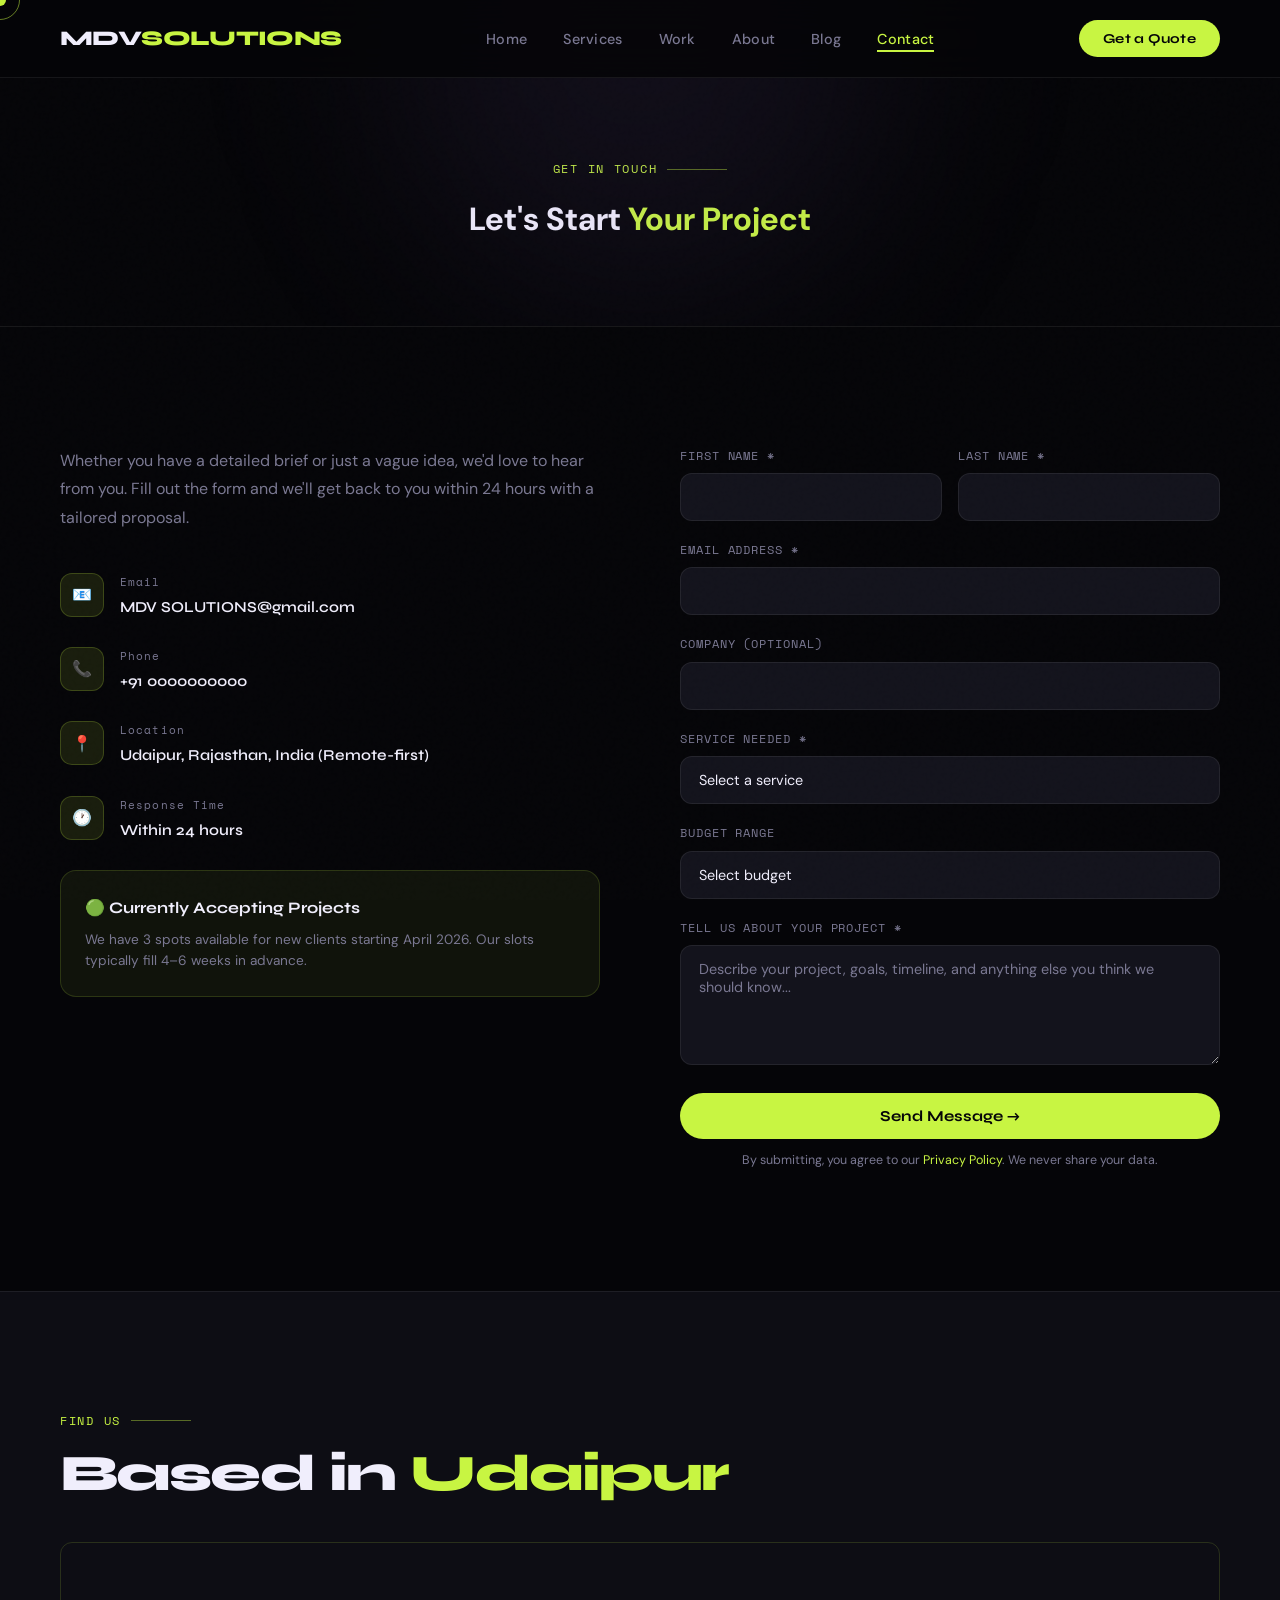
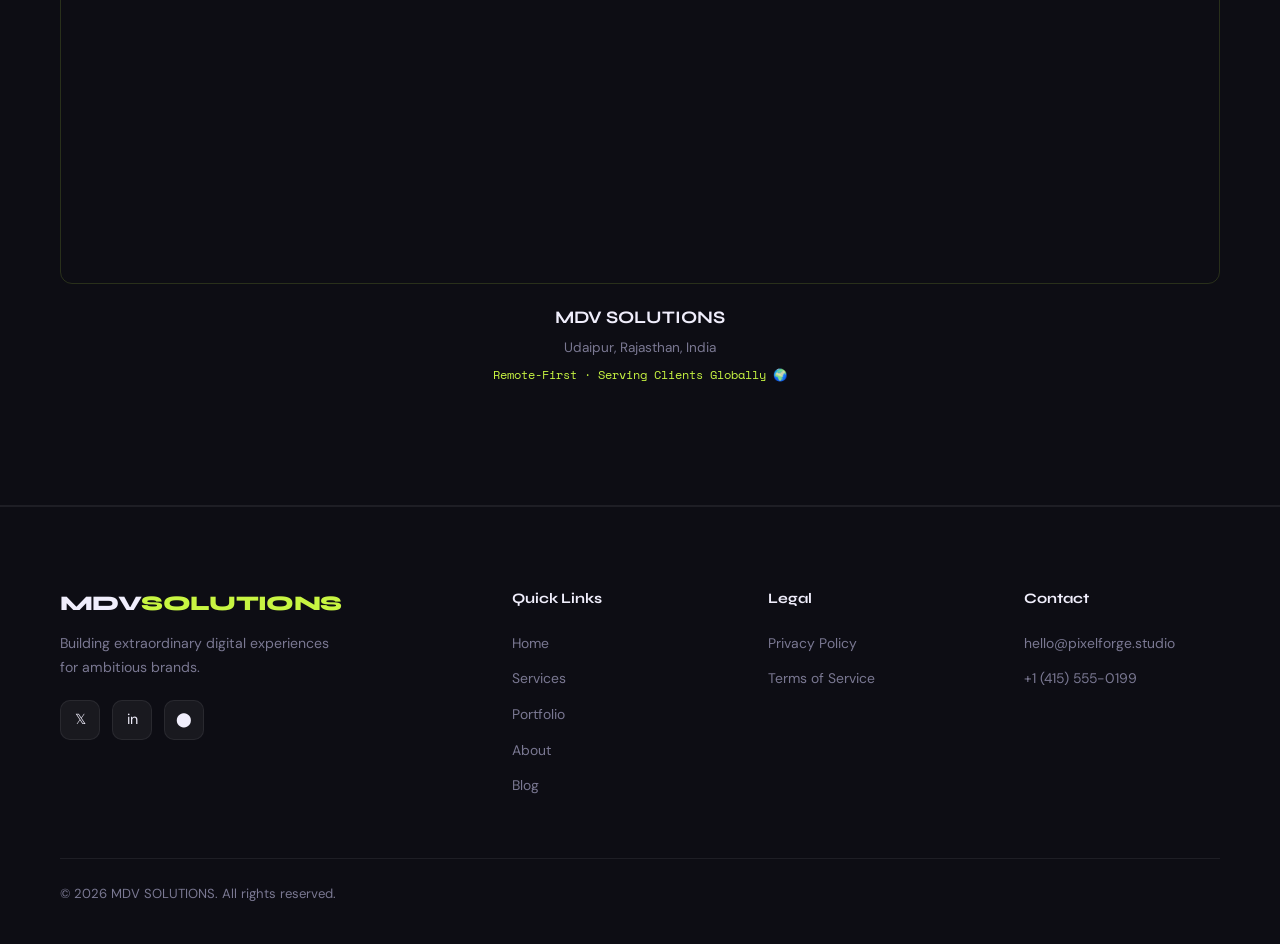
<file: pages/contact.html>
<!DOCTYPE html>
<html lang="en">
<head>
<meta charset="UTF-8"><meta name="viewport" content="width=device-width, initial-scale=1.0">
<title>Contact — MDV SOLUTIONS</title>
<link rel="stylesheet" href="../css/style.css">
<link href="https://fonts.googleapis.com/css2?family=Syne:wght@400;600;700;800&family=DM+Sans:ital,wght@0,300;0,400;0,500;1,300&family=Space+Mono:wght@400;700&display=swap" rel="stylesheet">
</head>
<body>

<div id="cursor"></div><div id="cursor-ring"></div>
<div class="scroll-progress" id="scroll-progress"></div>
<div class="toast" id="toast"><div class="toast-icon" id="toast-icon">✅</div><div class="toast-text"><div class="toast-title" id="toast-title">Done!</div><div class="toast-msg" id="toast-msg"></div></div></div>

<div class="modal-overlay" id="modal">
  <div class="modal">
    <div class="modal-header"><div class="modal-title">Quick Quote</div><button class="modal-close" onclick="closeModal()">✕</button></div>
    <div class="form-group"><label class="form-label">Name</label><input class="form-input" id="modal-name" type="text" placeholder="John Doe"></div>
    <div class="form-group"><label class="form-label">Email</label><input class="form-input" id="modal-email" type="email" placeholder="john@example.com"></div>
    <div class="form-group"><label class="form-label">Project Type</label><select class="form-select" id="modal-type"><option value="">Select</option><option>Landing Page</option><option>Business Website</option><option>E-commerce</option></select></div>
    <div class="form-group"><label class="form-label">Budget</label><select class="form-select" id="modal-budget"><option value="">Select</option><option>$500–$1,500</option><option>$1,500–$5,000</option><option>$5,000+</option></select></div>
    <div class="form-group"><label class="form-label">Description</label><textarea class="form-textarea" id="modal-desc" placeholder="Your project..."></textarea></div>
    <button class="btn-primary" style="width:100%;justify-content:center" onclick="submitQuote()">Send →</button>
  </div>
</div>

<div class="mobile-menu" id="mobile-menu">
  <a href="../index.html">Home</a><a href="services.html">Services</a>
  <a href="work.html">Work</a><a href="about.html">About</a>
  <a href="blog.html">Blog</a><a href="contact.html" class="current">Contact</a>
</div>

<nav id="navbar">
  <a class="logo" href="../index.html">MDV<span>SOLUTIONS</span></a>
  <ul class="nav-links">
    <li><a href="../index.html">Home</a></li><li><a href="services.html">Services</a></li>
    <li><a href="work.html">Work</a></li><li><a href="about.html">About</a></li>
    <li><a href="blog.html">Blog</a></li><li><a href="contact.html" class="current">Contact</a></li>
  </ul>
  <button class="nav-cta" onclick="openModal()">Get a Quote</button>
  <div class="hamburger" id="hamburger" onclick="toggleMobileMenu()"><span></span><span></span><span></span></div>
</nav>

<div class="page-header">
  <div class="section-label" style="justify-content:center">Get In Touch</div>
  <h1 class="section-title">Let's Start <span class="accent">Your Project</span></h1>
</div>

<section class="section">
  <div class="contact-grid">
    <!-- Info -->
    <div>
      <p style="color:var(--muted);margin-bottom:40px;line-height:1.8">Whether you have a detailed brief or just a vague idea, we'd love to hear from you. Fill out the form and we'll get back to you within 24 hours with a tailored proposal.</p>
      <div class="contact-info-item">
        <div class="ci-icon">📧</div>
        <div><div class="ci-label">Email</div><div class="ci-val">MDV SOLUTIONS@gmail.com</div></div>
      </div>
      <div class="contact-info-item">
        <div class="ci-icon">📞</div>
        <div><div class="ci-label">Phone</div><div class="ci-val">+91 0000000000</div></div>
      </div>
      <div class="contact-info-item">
        <div class="ci-icon">📍</div>
        <div><div class="ci-label">Location</div><div class="ci-val">Udaipur, Rajasthan, India (Remote-first)</div></div>
      </div>
      <div class="contact-info-item">
        <div class="ci-icon">🕐</div>
        <div><div class="ci-label">Response Time</div><div class="ci-val">Within 24 hours</div></div>
      </div>
      <div style="background:rgba(200,245,66,0.06);border:1px solid rgba(200,245,66,0.15);border-radius:var(--radius);padding:24px;margin-top:16px">
        <div style="font-family:var(--font-head);font-weight:700;margin-bottom:8px">🟢 Currently Accepting Projects</div>
        <div style="font-size:0.85rem;color:var(--muted);line-height:1.6">We have 3 spots available for new clients starting April 2026. Our slots typically fill 4–6 weeks in advance.</div>
      </div>
    </div>

    <!-- Form -->
    <div>
      <div class="form-row">
        <div class="form-group"><label class="form-label">First Name *</label><input class="form-input" id="cf-fname" type="text" placeholder=""></div>
        <div class="form-group"><label class="form-label">Last Name *</label><input class="form-input" id="cf-lname" type="text" placeholder=""></div>
      </div>
      <div class="form-group"><label class="form-label">Email Address *</label><input class="form-input" id="cf-email" type="" placeholder=""></div>
      <div class="form-group"><label class="form-label">Company (optional)</label><input class="form-input" id="cf-company" type="text" placeholder=""></div>
      <div class="form-group">
        <label class="form-label">Service Needed *</label>
        <select class="form-select" id="cf-service">
          <option value="">Select a service</option>
          <option>Landing Page</option><option>Business Website</option>
          <option>E-commerce Store</option><option>Portfolio Website</option>
          <option>Web Application</option><option>Performance Optimization</option><option>Other / Not Sure</option>
        </select>
      </div>
      <div class="form-group">
        <label class="form-label">Budget Range</label>
        <select class="form-select" id="cf-budget">
          <option value="">Select budget</option>
          <option>Under $1,000</option><option>$1,000 – $3,000</option>
          <option>$3,000 – $10,000</option><option>$10,000 – $30,000</option><option>$30,000+</option>
        </select>
      </div>
      <div class="form-group">
        <label class="form-label">Tell Us About Your Project *</label>
        <textarea class="form-textarea" id="cf-message" placeholder="Describe your project, goals, timeline, and anything else you think we should know..."></textarea>
      </div>
      <button class="btn-primary" id="contact-submit" style="width:100%;justify-content:center" onclick="submitContactForm()">Send Message →</button>
      <div id="form-success">✅ Message sent! We'll be in touch within 24 hours.</div>
      <p style="font-size:0.78rem;color:var(--muted);margin-top:12px;text-align:center">By submitting, you agree to our <a href="privacy.html" style="color:var(--accent)">Privacy Policy</a>. We never share your data.</p>
    </div>
  </div>
</section>

<!-- Map area -->
<section class="section bg-alt">
  <div class="section-label">Find Us</div>
  <h2 class="section-title">Based in <span class="accent">Udaipur</span></h2>
  <div style="border-radius:12px;overflow:hidden;border:1px solid rgba(200,245,66,0.15);margin-top:40px;">
    <iframe
      src="https://www.google.com/maps/embed?pb=!1m18!1m12!1m3!1d57989.6585988038!2d73.6543891!3d24.5854331!2m3!1f0!2f0!3f0!3m2!1i1024!2i768!4f13.1!3m3!1m2!1s0x3967e56643f76f63%3A0x558b3ecd3b387282!2sUdaipur%2C%20Rajasthan!5e0!3m2!1sen!2sin!4v1709123456789"
      width="100%"
      height="340"
      style="border:0;display:block;filter:invert(90%) hue-rotate(180deg);"
      allowfullscreen=""
      loading="lazy"
      referrerpolicy="no-referrer-when-downgrade">
    </iframe>
  </div>
  <div style="text-align:center;margin-top:20px">
    <div style="font-family:var(--font-head);font-weight:700;font-size:1.1rem">MDV SOLUTIONS</div>
    <div style="font-size:0.85rem;color:var(--muted);margin-top:4px">Udaipur, Rajasthan, India</div>
    <div style="font-family:var(--font-mono);font-size:0.72rem;color:var(--accent);margin-top:8px">Remote-First · Serving Clients Globally 🌍</div>
  </div>
</section>

<!-- ===== ADMIN PANEL ===== 
<section class="section" style="border-top:2px dashed rgba(200,245,66,0.2)">
  <div style="display:flex;align-items:center;justify-content:space-between;flex-wrap:wrap;gap:16px;margin-bottom:24px">
    <div>
      <div class="section-label">Backend Dashboard</div>
      <h2 class="section-title" style="margin-bottom:0">Admin <span class="accent">Panel</span></h2>
    </div>
    <button class="btn-outline" onclick="toggleAdmin()" style="font-size:0.85rem;padding:10px 20px">
      🔐 Toggle Panel
    </button>
  </div> -->
<!-- 
  <div id="admin-panel" style="display:none"> -->
    <!-- Stats Row -->
    <!-- <div style="display:grid;grid-template-columns:repeat(auto-fit,minmax(160px,1fr));gap:16px;margin-bottom:32px">
      <div style="background:var(--card);border:1px solid rgba(200,245,66,0.2);border-radius:var(--radius);padding:24px;text-align:center">
        <div style="font-size:2rem;margin-bottom:8px">📬</div>
        <div style="font-family:var(--font-head);font-size:2rem;font-weight:800;color:var(--accent)" id="admin-contacts-count">0</div>
        <div style="font-size:0.8rem;color:var(--muted)">Contact Submissions</div>
      </div>
      <div style="background:var(--card);border:1px solid rgba(123,94,167,0.3);border-radius:var(--radius);padding:24px;text-align:center">
        <div style="font-size:2rem;margin-bottom:8px">💼</div>
        <div style="font-family:var(--font-head);font-size:2rem;font-weight:800;color:#7b5ea7" id="admin-quotes-count">0</div>
        <div style="font-size:0.8rem;color:var(--muted)">Quote Requests</div>
      </div>
      <div style="background:var(--card);border:1px solid rgba(255,77,109,0.2);border-radius:var(--radius);padding:24px;text-align:center">
        <div style="font-size:2rem;margin-bottom:8px">💌</div>
        <div style="font-family:var(--font-head);font-size:2rem;font-weight:800;color:#ff4d6d" id="admin-subs-count">0</div>
        <div style="font-size:0.8rem;color:var(--muted)">Newsletter Subscribers</div>
      </div>
    </div> -->

    <!-- Export Buttons -->
    <!-- <div style="display:flex;gap:12px;flex-wrap:wrap;margin-bottom:32px">
      <button class="btn-primary" onclick="exportToExcel('contacts')" style="font-size:0.85rem;padding:10px 20px">
        📊 Export Contacts (.xlsx)
      </button>
      <button class="btn-primary" onclick="exportToExcel('quotes')" style="font-size:0.85rem;padding:10px 20px;background:var(--accent2);color:white">
        📋 Export Quotes (.xlsx)
      </button>
      <button class="btn-primary" onclick="exportToExcel('subscribers')" style="font-size:0.85rem;padding:10px 20px;background:#ff4d6d;color:white">
        💌 Export Subscribers (.xlsx)
      </button>
      <button class="btn-outline" onclick="clearAllData()" style="font-size:0.85rem;padding:10px 20px;border-color:rgba(255,77,109,0.4);color:#ff4d6d">
        🗑️ Clear All Data
      </button>
    </div> -->

    <!-- Google Sheet Status -->
    <!-- <div style="background:var(--card);border:1px solid var(--border);border-radius:var(--radius);padding:20px;margin-bottom:24px">
      <div style="display:flex;align-items:center;gap:10px;margin-bottom:8px">
        <span style="font-size:1.2rem">📊</span>
        <div style="font-family:var(--font-head);font-weight:700">Google Sheets Connection</div>
        <span id="sheet-status" style="font-family:var(--font-mono);font-size:0.7rem;padding:3px 10px;border-radius:100px;background:rgba(255,77,109,0.1);color:#ff4d6d;border:1px solid rgba(255,77,109,0.3)">NOT CONNECTED</span>
      </div>
      <p style="font-size:0.85rem;color:var(--muted);margin-bottom:12px">Google Sheet URL set karo <code style="background:rgba(255,255,255,0.05);padding:2px 6px;border-radius:4px;font-size:0.8rem">js/main.js</code> mein <code style="background:rgba(255,255,255,0.05);padding:2px 6px;border-radius:4px;font-size:0.8rem">GOOGLE_SHEET_URL</code> variable mein.</p>
      <div style="background:rgba(5,5,8,0.5);border:1px solid var(--border);border-radius:8px;padding:12px;font-family:var(--font-mono);font-size:0.75rem;color:var(--muted)">
        const GOOGLE_SHEET_URL = '<span style="color:var(--accent)">'YOUR_APPS_SCRIPT_URL'</span>';
      </div>
    </div> -->

    <!-- Recent Submissions Table -->
    <!-- <div style="background:var(--card);border:1px solid var(--border);border-radius:var(--radius);overflow:hidden">
      <div style="padding:20px 24px;border-bottom:1px solid var(--border);display:flex;align-items:center;justify-content:space-between">
        <div style="font-family:var(--font-head);font-weight:700">Recent Submissions</div>
        <div style="font-family:var(--font-mono);font-size:0.72rem;color:var(--muted)">Last 10 entries</div>
      </div>
      <div style="overflow-x:auto">
        <table style="width:100%;border-collapse:collapse">
          <thead>
            <tr style="background:rgba(255,255,255,0.03)">
              <th style="padding:12px 20px;text-align:left;font-family:var(--font-mono);font-size:0.7rem;color:var(--muted);letter-spacing:0.1em;border-bottom:1px solid var(--border)">TYPE</th>
              <th style="padding:12px 20px;text-align:left;font-family:var(--font-mono);font-size:0.7rem;color:var(--muted);letter-spacing:0.1em;border-bottom:1px solid var(--border)">NAME</th>
              <th style="padding:12px 20px;text-align:left;font-family:var(--font-mono);font-size:0.7rem;color:var(--muted);letter-spacing:0.1em;border-bottom:1px solid var(--border)">EMAIL</th>
              <th style="padding:12px 20px;text-align:left;font-family:var(--font-mono);font-size:0.7rem;color:var(--muted);letter-spacing:0.1em;border-bottom:1px solid var(--border)">SERVICE</th>
              <th style="padding:12px 20px;text-align:left;font-family:var(--font-mono);font-size:0.7rem;color:var(--muted);letter-spacing:0.1em;border-bottom:1px solid var(--border)">DATE</th>
            </tr>
          </thead>
          <tbody id="admin-table-body">
            <tr><td colspan="5" style="text-align:center;color:var(--muted);padding:32px;font-size:0.9rem">No submissions yet — submit a test form to see data here!</td></tr>
          </tbody>
        </table>
      </div>
    </div>
  </div>
</section> -->

<footer>
  <div class="footer-grid">
    <div class="footer-brand"><a class="logo" href="../index.html">MDV<span>SOLUTIONS</span></a><p>Building extraordinary digital experiences for ambitious brands.</p><div class="social-links"><div class="social-btn">𝕏</div><div class="social-btn">in</div><div class="social-btn">⬤</div></div></div>
    <div class="footer-col"><h4>Quick Links</h4><ul class="footer-links"><li><a href="../index.html">Home</a></li><li><a href="services.html">Services</a></li><li><a href="work.html">Portfolio</a></li><li><a href="about.html">About</a></li><li><a href="blog.html">Blog</a></li></ul></div>
    <div class="footer-col"><h4>Legal</h4><ul class="footer-links"><li><a href="privacy.html">Privacy Policy</a></li><li><a href="terms.html">Terms of Service</a></li></ul></div>
    <div class="footer-col"><h4>Contact</h4><ul class="footer-links"><li><a>hello@pixelforge.studio</a></li><li><a>+1 (415) 555-0199</a></li></ul></div>
  </div>
  <div class="footer-bottom"><p>© 2026 MDV SOLUTIONS. All rights reserved.</p></div>
</footer>

<script src="../js/main.js"></script>
<script>
async function submitContactForm() {
  const fname   = document.getElementById('cf-fname').value.trim();
  const lname   = document.getElementById('cf-lname').value.trim();
  const email   = document.getElementById('cf-email').value.trim();
  const service = document.getElementById('cf-service').value;
  const message = document.getElementById('cf-message').value.trim();

  if (!fname || !lname) { showToast('Missing Name','Please enter your full name.','⚠️'); return; }
  if (!validateEmail(email)) { showToast('Invalid Email','Please enter a valid email address.','⚠️'); return; }
  if (!service) { showToast('Select Service','Please choose a service type.','⚠️'); return; }
  if (message.length < 20) { showToast('Add More Detail','Describe your project (min. 20 characters).','⚠️'); return; }

  const btn = document.getElementById('contact-submit');
  btn.classList.add('btn-loading');
  btn.textContent = 'Sending...';

  // Save locally + send to Google Sheet
  DB.saveContact({
    name: fname + ' ' + lname, email,
    company: document.getElementById('cf-company').value,
    service, budget: document.getElementById('cf-budget').value, message
  });

  // Simulate small delay for UX
  await new Promise(r => setTimeout(r, 1800));

  btn.classList.remove('btn-loading');
  btn.textContent  = 'Message Sent ✓';
  btn.style.cssText = 'width:100%;background:rgba(200,245,66,0.1);border:1px solid rgba(200,245,66,0.3);color:var(--accent);padding:14px;border-radius:100px;font-family:var(--font-head);font-weight:700;cursor:default';
  document.getElementById('form-success').style.display = 'block';
  showToast('Message Sent! 🚀', "We'll reply within 24 hours.");

  // Clear form
  ['cf-fname','cf-lname','cf-email','cf-company','cf-message'].forEach(id => document.getElementById(id).value = '');
  document.getElementById('cf-service').value = '';
  document.getElementById('cf-budget').value  = '';

  // Update admin panel counts
  loadAdminStats();
}

// ===== ADMIN PANEL =====
function loadAdminStats() {
  const contacts    = JSON.parse(localStorage.getItem('pf_contacts')  || '[]');
  const quotes      = JSON.parse(localStorage.getItem('pf_quotes')    || '[]');
  const subscribers = JSON.parse(localStorage.getItem('pf_subs')      || '[]');

  document.getElementById('admin-contacts-count').textContent    = contacts.length;
  document.getElementById('admin-quotes-count').textContent      = quotes.length;
  document.getElementById('admin-subs-count').textContent        = subscribers.length;

  // Latest submissions table
  const tbody = document.getElementById('admin-table-body');
  tbody.innerHTML = '';
  const all = [...contacts.map(c => ({...c, _type:'Contact'})), ...quotes.map(q => ({...q, _type:'Quote'}))]
    .sort((a,b) => b.id - a.id).slice(0, 10);

  if (all.length === 0) {
    tbody.innerHTML = '<tr><td colspan="5" style="text-align:center;color:var(--muted);padding:24px">No submissions yet</td></tr>';
    return;
  }
  all.forEach(row => {
    tbody.innerHTML += `
      <tr>
        <td>${row._type}</td>
        <td>${row.name || '-'}</td>
        <td>${row.email || '-'}</td>
        <td>${row.service || row.type || '-'}</td>
        <td>${new Date(row.timestamp).toLocaleDateString('en-IN')}</td>
      </tr>`;
  });
}

function toggleAdmin() {
  const panel = document.getElementById('admin-panel');
  const isHidden = panel.style.display === 'none' || panel.style.display === '';
  panel.style.display = isHidden ? 'block' : 'none';
  if (isHidden) loadAdminStats();
}

// Load on page start
document.addEventListener('DOMContentLoaded', loadAdminStats);
</script>
</body>
</html>
</file>
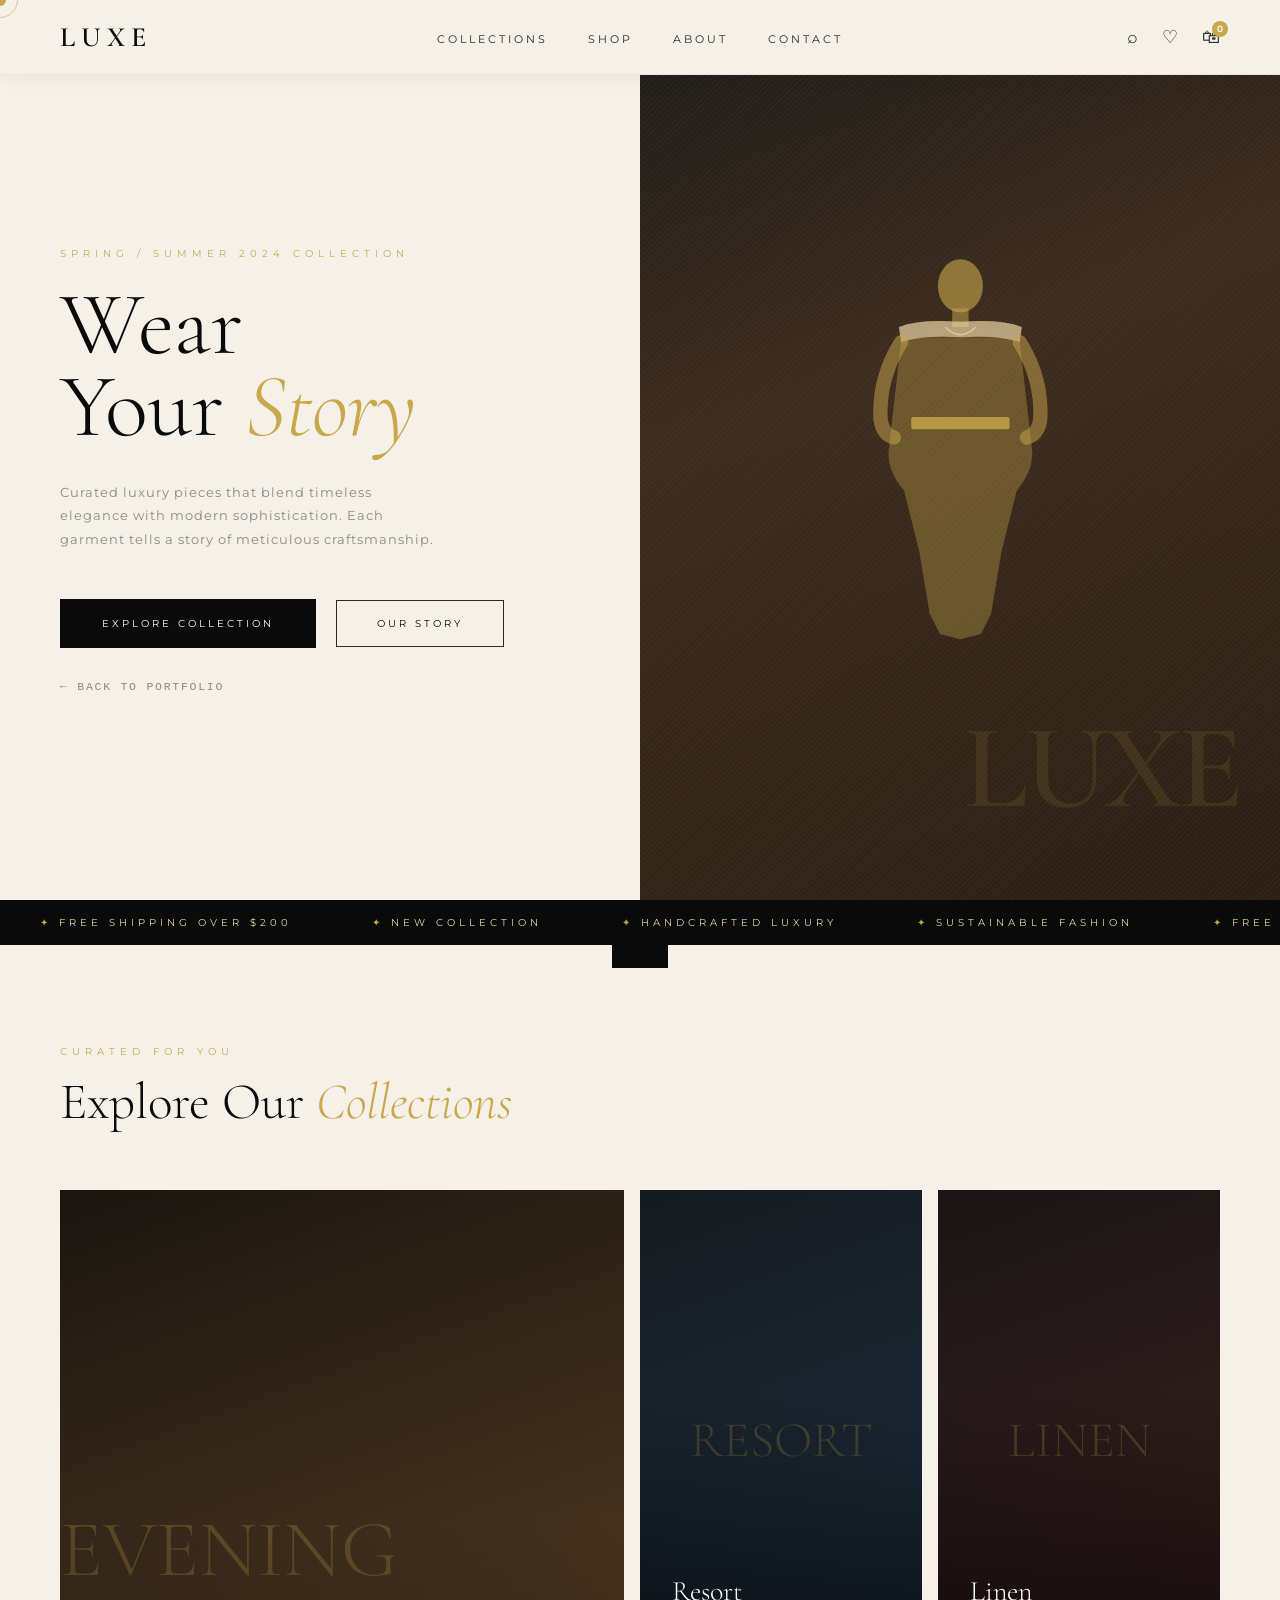
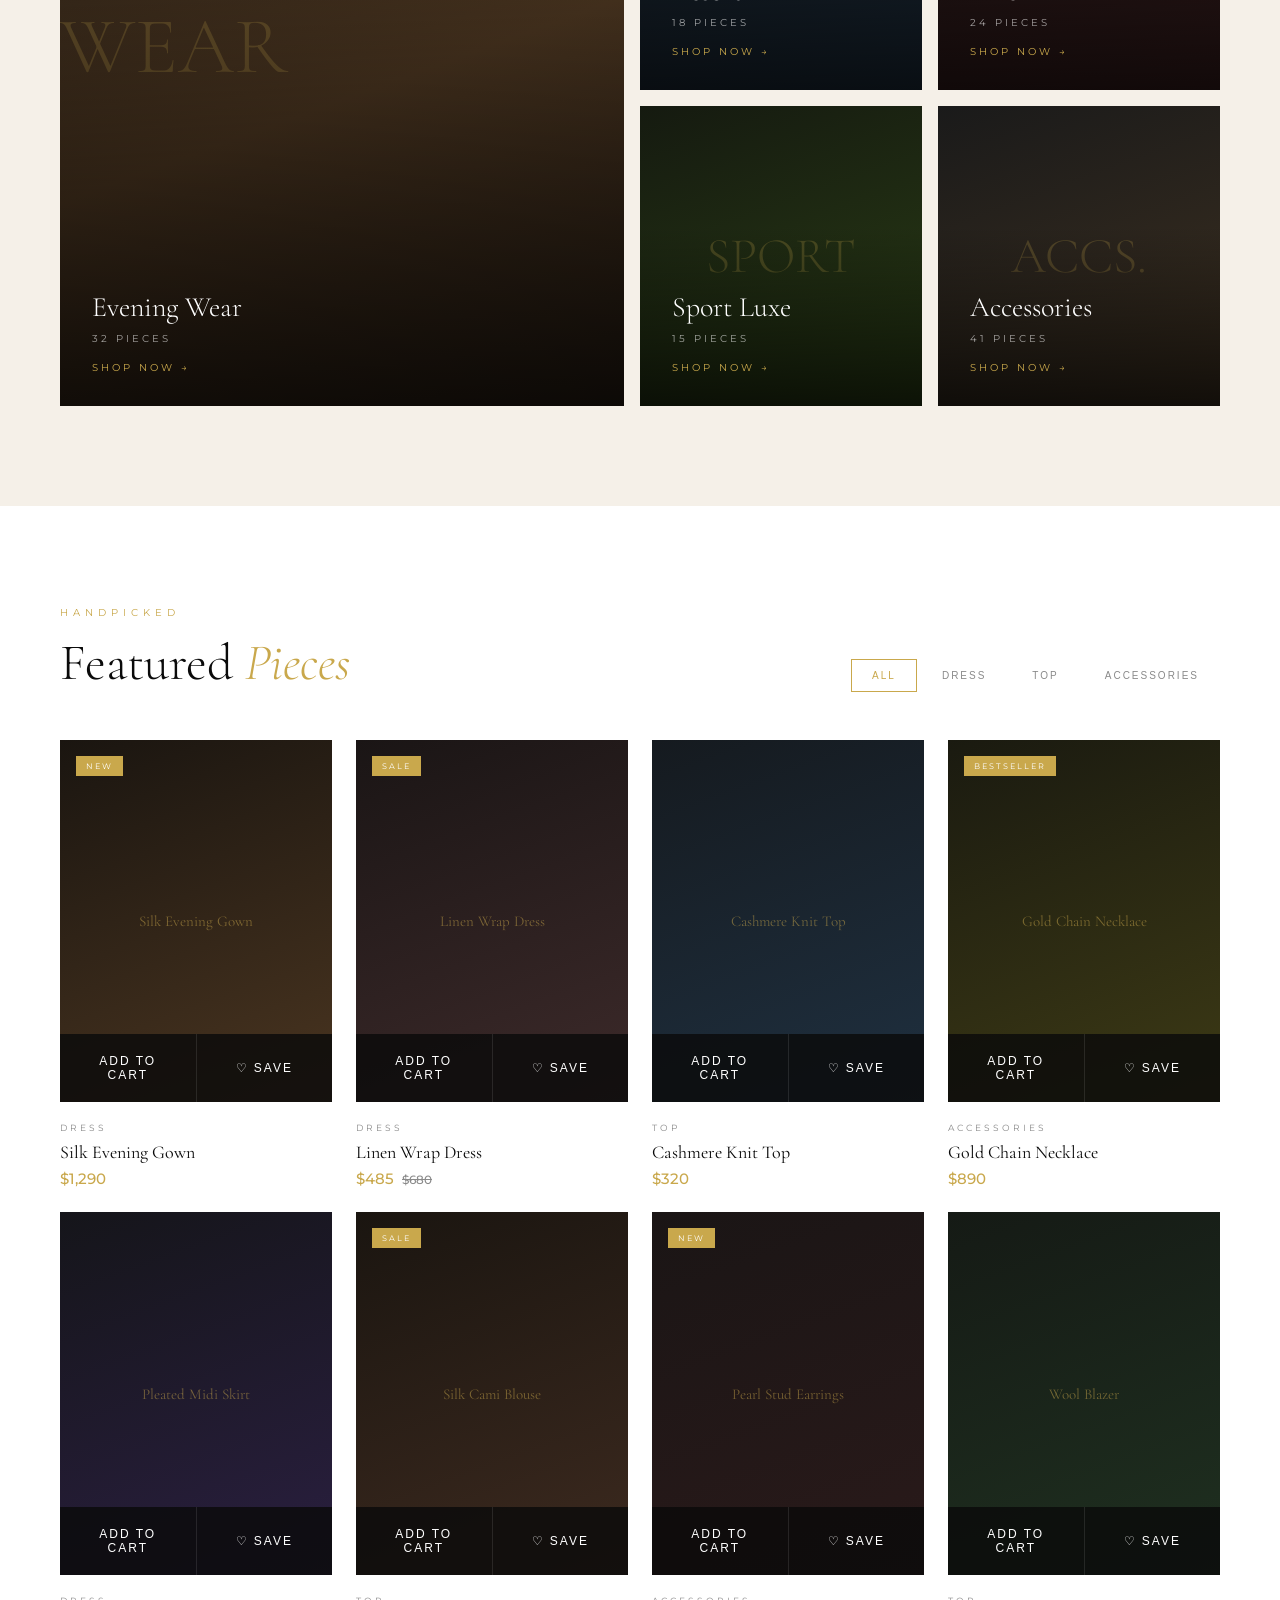
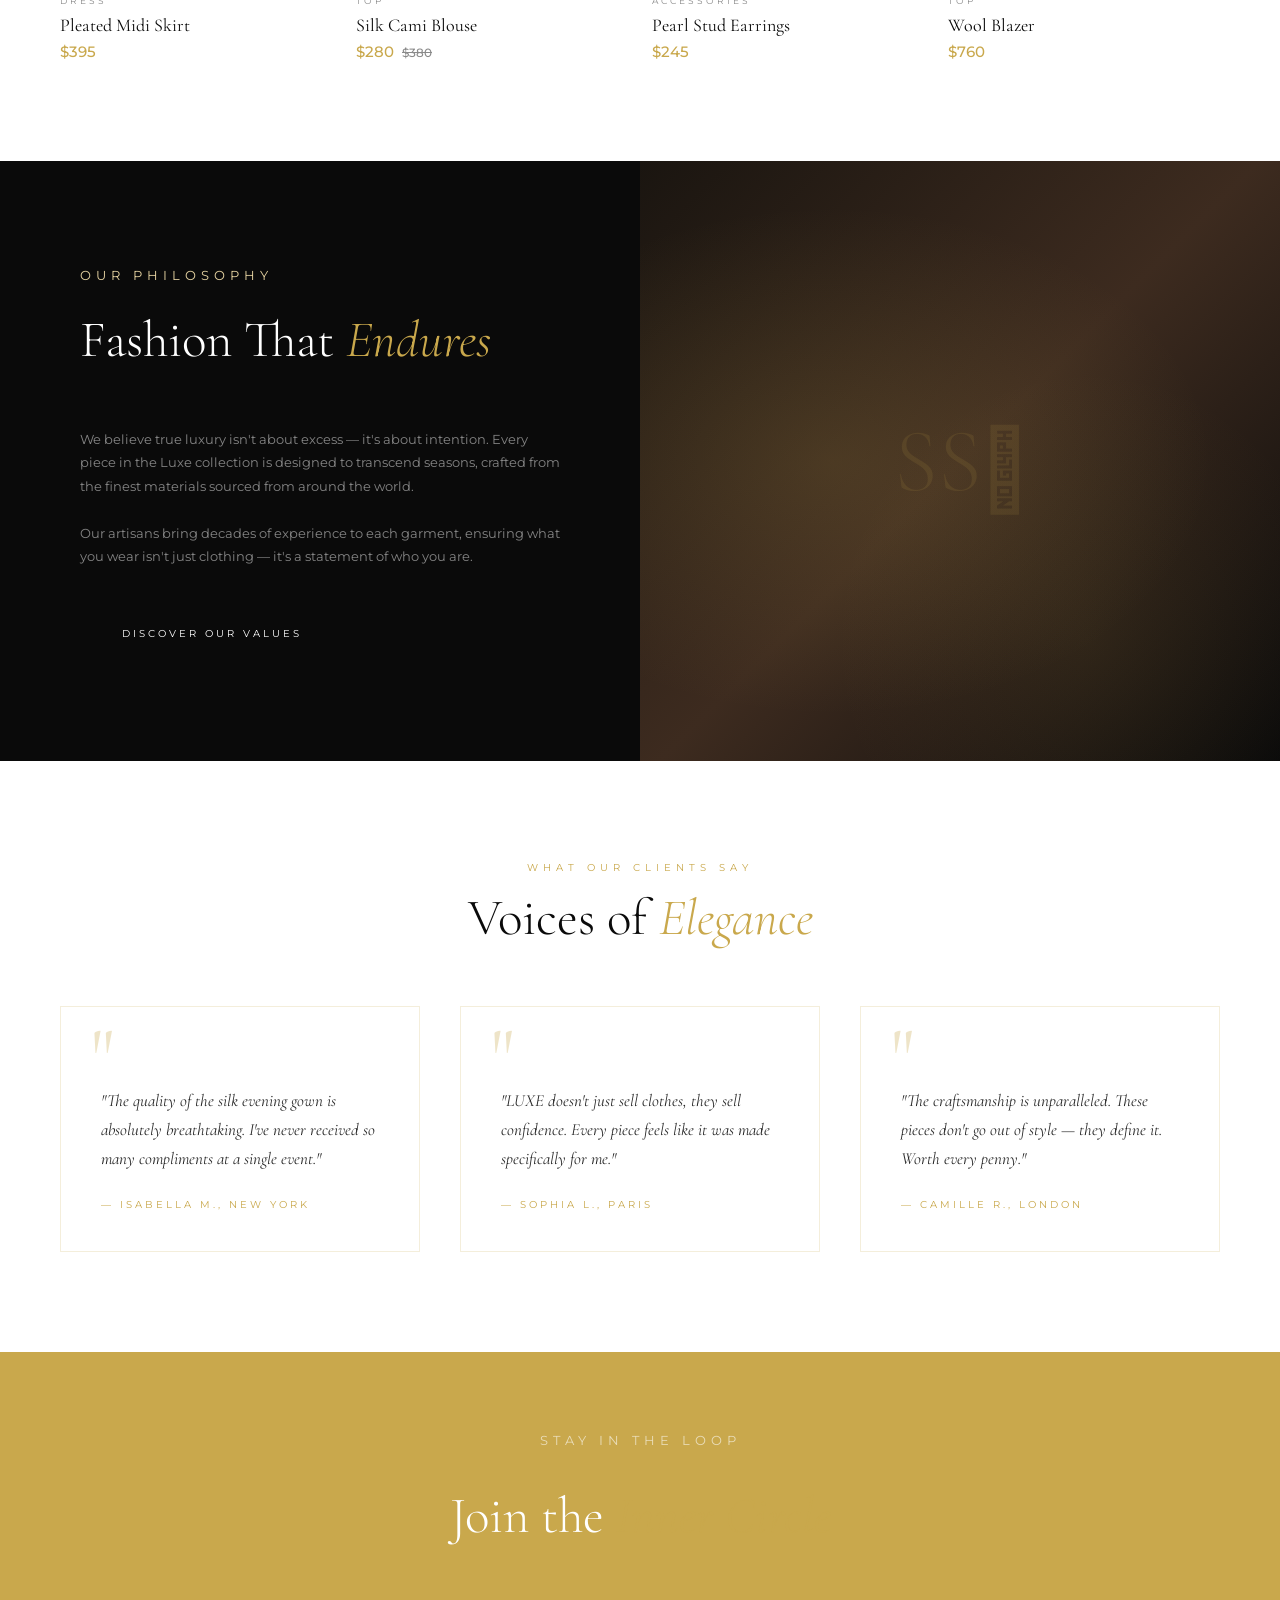
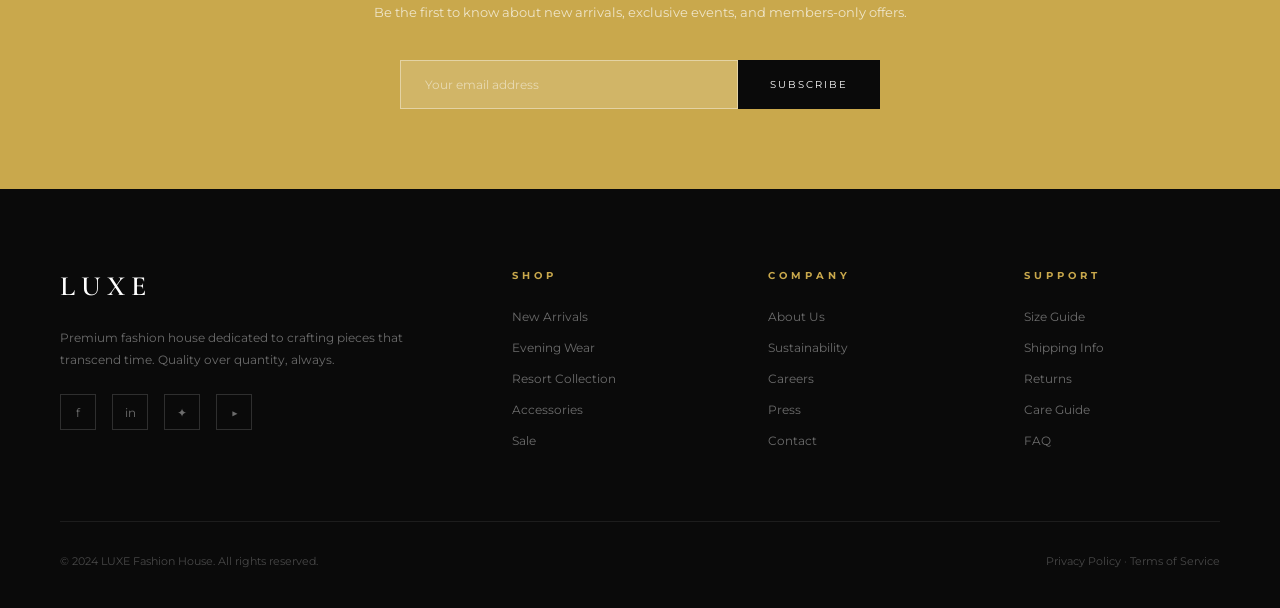
<file: pages/Luxe Fashion Store.html>
<!DOCTYPE html>
<html lang="en">
<head>
  <meta charset="UTF-8" />
  <meta name="viewport" content="width=device-width, initial-scale=1.0"/>
  <title>LUXE — Premium Fashion Store</title>
  <link href="https://fonts.googleapis.com/css2?family=Cormorant+Garamond:ital,wght@0,300;0,400;0,600;1,300;1,400&family=Montserrat:wght@300;400;500;600&display=swap" rel="stylesheet"/>
  <style>

    /* ===================== VARIABLES ===================== */
    :root {
      --cream:      #F5F0E8;
      --black:      #0A0A0A;
      --gold:       #C9A84C;
      --gold-light: #E8D5A3;
      --charcoal:   #2A2A2A;
      --gray:       #8A8A8A;
      --white:      #FFFFFF;
      --font-display: 'Cormorant Garamond', serif;
      --font-body:    'Montserrat', sans-serif;
      --transition: all 0.4s cubic-bezier(0.25, 0.46, 0.45, 0.94);
    }

    /* ===================== RESET ===================== */
    *, *::before, *::after { margin: 0; padding: 0; box-sizing: border-box; }
    html { scroll-behavior: smooth; }
    body {
      font-family: var(--font-body);
      background: var(--cream);
      color: var(--black);
      overflow-x: hidden;
      cursor: none;
    }

    /* ===================== CURSOR ===================== */
    .cursor {
      width: 12px; height: 12px;
      background: var(--gold); border-radius: 50%;
      position: fixed; top: 0; left: 0;
      pointer-events: none; z-index: 9999;
      transform: translate(-50%, -50%);
      transition: transform 0.15s ease;
    }
    .cursor-ring {
      width: 36px; height: 36px;
      border: 1px solid var(--gold); border-radius: 50%;
      position: fixed; top: 0; left: 0;
      pointer-events: none; z-index: 9998;
      transform: translate(-50%, -50%);
      transition: transform 0.35s ease; opacity: 0.6;
    }

    /* ===================== NAVBAR ===================== */
    nav {
      position: fixed; top: 0; left: 0; right: 0;
      z-index: 100;
      display: flex; align-items: center; justify-content: space-between;
      padding: 20px 60px;
      background: var(--cream);
      border-bottom: 1px solid rgba(201,168,76,0.15);
      box-shadow: 0 2px 20px rgba(0,0,0,0.06);
      transition: var(--transition);
    }
    nav.scrolled { padding: 14px 60px; box-shadow: 0 2px 30px rgba(0,0,0,0.10); border-bottom: 1px solid rgba(201,168,76,0.25); }
    .nav-logo { font-family: var(--font-display); font-size: 28px; font-weight: 600; letter-spacing: 6px; color: var(--black); text-decoration: none; }
    .nav-links { display: flex; gap: 40px; list-style: none; }
    .nav-links a { font-size: 11px; letter-spacing: 3px; text-transform: uppercase; color: var(--charcoal); text-decoration: none; position: relative; transition: var(--transition); }
    .nav-links a::after { content: ''; position: absolute; bottom: -4px; left: 0; width: 0; height: 1px; background: var(--gold); transition: var(--transition); }
    .nav-links a:hover::after { width: 100%; }
    .nav-icons { display: flex; gap: 24px; align-items: center; }
    .nav-icons button { background: none; border: none; cursor: none; font-size: 18px; color: var(--charcoal); position: relative; transition: var(--transition); }
    .nav-icons button:hover { color: var(--gold); }
    .cart-count { position: absolute; top: -6px; right: -8px; background: var(--gold); color: var(--white); font-size: 9px; font-family: var(--font-body); width: 16px; height: 16px; border-radius: 50%; display: flex; align-items: center; justify-content: center; font-weight: 600; }

    /* ===================== HERO ===================== */
    .hero { height: 100vh; display: grid; grid-template-columns: 1fr 1fr; overflow: hidden; }
    .hero-text { display: flex; flex-direction: column; justify-content: center; padding: 100px 60px 60px; }
    .hero-eyebrow { font-size: 10px; letter-spacing: 5px; text-transform: uppercase; color: var(--gold); margin-bottom: 24px; opacity: 0; animation: fadeUp 0.8s ease 0.3s forwards; }
    .hero-title { font-family: var(--font-display); font-size: clamp(60px, 7vw, 100px); font-weight: 300; line-height: 0.92; color: var(--black); margin-bottom: 32px; opacity: 0; animation: fadeUp 0.8s ease 0.5s forwards; }
    .hero-title em { font-style: italic; color: var(--gold); }
    .hero-subtitle { font-size: 13px; letter-spacing: 1px; line-height: 1.8; color: var(--gray); max-width: 380px; margin-bottom: 48px; opacity: 0; animation: fadeUp 0.8s ease 0.7s forwards; }
    .hero-cta { display: flex; gap: 20px; align-items: center; opacity: 0; animation: fadeUp 0.8s ease 0.9s forwards; }
    .hero-image { position: relative; overflow: hidden; background: var(--charcoal); }
    .hero-image-inner { width: 100%; height: 100%; background: linear-gradient(160deg, #1a1a1a 0%, #3d2b1f 40%, #2a1f15 100%); position: relative; overflow: hidden; }
    .hero-image-inner::before { content: ''; position: absolute; inset: 0; background: repeating-linear-gradient(-45deg, transparent, transparent 2px, rgba(201,168,76,0.04) 2px, rgba(201,168,76,0.04) 4px); }
    .hero-image-inner::after { content: 'LUXE'; position: absolute; bottom: 60px; right: 40px; font-family: var(--font-display); font-size: 120px; font-weight: 600; color: rgba(201,168,76,0.12); letter-spacing: -4px; }
    .hero-mannequin { position: absolute; inset: 0; display: flex; align-items: center; justify-content: center; }
    .mannequin-svg { width: 32%; opacity: 0; animation: fadeIn 1.2s ease 1s forwards; }

    /* ===================== BUTTONS ===================== */
    .btn-primary { background: var(--black); color: var(--white); padding: 16px 40px; font-family: var(--font-body); font-size: 10px; letter-spacing: 3px; text-transform: uppercase; border: 2px solid var(--black); cursor: none; transition: var(--transition); text-decoration: none; display: inline-block; }
    .btn-primary:hover { background: var(--gold); border-color: var(--gold); }
    .btn-outline { background: transparent; color: var(--black); padding: 16px 40px; font-family: var(--font-body); font-size: 10px; letter-spacing: 3px; text-transform: uppercase; border: 1px solid var(--charcoal); cursor: none; transition: var(--transition); text-decoration: none; }
    .btn-outline:hover { border-color: var(--gold); color: var(--gold); }

    /* ===================== MARQUEE ===================== */
    .marquee-strip { background: var(--black); padding: 16px 0; overflow: hidden; }
    .marquee-inner { display: flex; animation: marquee 20s linear infinite; white-space: nowrap; }
    .marquee-inner span { font-size: 10px; letter-spacing: 4px; text-transform: uppercase; color: var(--gold-light); padding: 0 40px; }
    .marquee-inner span::before { content: '✦ '; color: var(--gold); }

    /* ===================== SECTIONS ===================== */
    .section { padding: 100px 60px; }
    .section-label { font-size: 10px; letter-spacing: 5px; text-transform: uppercase; color: var(--gold); margin-bottom: 16px; }
    .section-title { font-family: var(--font-display); font-size: clamp(36px, 4vw, 56px); font-weight: 300; line-height: 1.1; color: var(--black); margin-bottom: 60px; }
    .section-title em { font-style: italic; color: var(--gold); }

    /* ===================== COLLECTIONS ===================== */
    .collections-grid { display: grid; grid-template-columns: 2fr 1fr 1fr; grid-template-rows: 500px 300px; gap: 16px; }
    .collection-card { position: relative; overflow: hidden; cursor: none; }
    .collection-card:first-child { grid-row: 1 / 3; }
    .collection-bg { width: 100%; height: 100%; transition: transform 0.6s ease; }
    .collection-card:hover .collection-bg { transform: scale(1.05); }
    .collection-overlay { position: absolute; inset: 0; background: linear-gradient(to top, rgba(0,0,0,0.7) 0%, transparent 60%); display: flex; flex-direction: column; justify-content: flex-end; padding: 32px; }
    .collection-name { font-family: var(--font-display); font-size: 28px; font-weight: 300; color: var(--white); margin-bottom: 8px; }
    .collection-count { font-size: 10px; letter-spacing: 3px; text-transform: uppercase; color: rgba(255,255,255,0.6); margin-bottom: 16px; }
    .collection-link { font-size: 10px; letter-spacing: 3px; text-transform: uppercase; color: var(--gold); text-decoration: none; display: flex; align-items: center; gap: 8px; transition: var(--transition); }
    .collection-link:hover { gap: 16px; }

    /* ===================== PRODUCTS ===================== */
    .products-header { display: flex; align-items: flex-end; justify-content: space-between; margin-bottom: 48px; }
    .filter-tabs { display: flex; gap: 4px; }
    .filter-tab { font-size: 10px; letter-spacing: 2px; text-transform: uppercase; padding: 10px 20px; border: 1px solid transparent; background: none; cursor: none; transition: var(--transition); color: var(--gray); }
    .filter-tab.active, .filter-tab:hover { border-color: var(--gold); color: var(--gold); }
    .products-grid { display: grid; grid-template-columns: repeat(4, 1fr); gap: 24px; }
    .product-card { position: relative; cursor: none; }
    .product-image { position: relative; overflow: hidden; aspect-ratio: 3/4; background: var(--charcoal); margin-bottom: 20px; }
    .product-img-bg { width: 100%; height: 100%; transition: transform 0.6s ease; }
    .product-card:hover .product-img-bg { transform: scale(1.06); }
    .product-badge { position: absolute; top: 16px; left: 16px; background: var(--gold); color: var(--white); font-size: 8px; letter-spacing: 2px; text-transform: uppercase; padding: 5px 10px; }
    /* ADD TO CART — always visible */
    .product-actions { position: absolute; bottom: 0; left: 0; right: 0; background: rgba(10,10,10,0.82); display: flex; transition: var(--transition); }
    .product-card:hover .product-actions { background: rgba(10,10,10,0.95); }
    .product-btn { flex: 1; padding: 20px; font-size: 12px; letter-spacing: 2px; text-transform: uppercase; border: none; cursor: none; transition: var(--transition); color: var(--white); background: transparent; }
    .product-btn:first-child { border-right: 1px solid rgba(255,255,255,0.1); }
    .product-btn:hover { background: var(--gold); }
    .product-name { font-family: var(--font-display); font-size: 18px; font-weight: 400; margin-bottom: 6px; }
    .product-category { font-size: 9px; letter-spacing: 3px; text-transform: uppercase; color: var(--gray); margin-bottom: 8px; }
    .product-price { font-size: 15px; font-weight: 500; color: var(--gold); }
    .product-price .original { text-decoration: line-through; color: var(--gray); margin-left: 8px; font-size: 12px; }

    /* ===================== LIFESTYLE BANNER ===================== */
    .lifestyle-banner { background: var(--black); display: grid; grid-template-columns: 1fr 1fr; min-height: 600px; }
    .lifestyle-content { padding: 100px 80px; display: flex; flex-direction: column; justify-content: center; }
    .lifestyle-content .section-label { color: var(--gold-light); }
    .lifestyle-content .section-title { color: var(--white); }
    .lifestyle-content p { font-size: 13px; line-height: 1.8; color: rgba(255,255,255,0.5); margin-bottom: 24px; }
    .lifestyle-visual { background: linear-gradient(135deg, #1a1510 0%, #3d2b1f 50%, #0a0a0a 100%); position: relative; overflow: hidden; }
    .lifestyle-visual::before { content: ''; position: absolute; inset: 0; background: radial-gradient(ellipse at 30% 50%, rgba(201,168,76,0.15) 0%, transparent 60%), radial-gradient(ellipse at 70% 80%, rgba(201,168,76,0.08) 0%, transparent 40%); }
    .lifestyle-visual::after { content: 'SS\A2024'; white-space: pre; position: absolute; top: 50%; left: 50%; transform: translate(-50%,-50%); font-family: var(--font-display); font-size: 90px; font-weight: 300; color: rgba(201,168,76,0.12); text-align: center; line-height: 1.1; }

    /* ===================== TESTIMONIALS ===================== */
    .testimonials { background: var(--white); }
    .testimonials-grid { display: grid; grid-template-columns: repeat(3, 1fr); gap: 40px; }
    .testimonial-card { padding: 40px; border: 1px solid rgba(201,168,76,0.2); position: relative; }
    .testimonial-card::before { content: '"'; font-family: var(--font-display); font-size: 80px; color: var(--gold); opacity: 0.3; position: absolute; top: 10px; left: 30px; line-height: 1; }
    .testimonial-text { font-family: var(--font-display); font-size: 17px; font-style: italic; line-height: 1.7; color: var(--charcoal); margin-bottom: 24px; padding-top: 40px; }
    .testimonial-author { font-size: 10px; letter-spacing: 3px; text-transform: uppercase; color: var(--gold); }

    /* ===================== NEWSLETTER ===================== */
    .newsletter { background: var(--gold); padding: 80px 60px; text-align: center; }
    .newsletter .section-label { color: rgba(255,255,255,0.6); }
    .newsletter .section-title { color: var(--white); }
    .newsletter > p { font-size: 13px; color: rgba(255,255,255,0.7); margin-bottom: 40px; }
    .newsletter-form { display: flex; max-width: 480px; margin: 0 auto; }
    .newsletter-form input { flex: 1; padding: 16px 24px; font-family: var(--font-body); font-size: 12px; background: rgba(255,255,255,0.15); border: 1px solid rgba(255,255,255,0.4); color: var(--white); outline: none; }
    .newsletter-form input::placeholder { color: rgba(255,255,255,0.5); }
    .newsletter-form button { padding: 16px 32px; background: var(--black); color: var(--white); font-family: var(--font-body); font-size: 10px; letter-spacing: 2px; text-transform: uppercase; border: none; cursor: none; transition: var(--transition); }
    .newsletter-form button:hover { background: var(--charcoal); }

    /* ===================== FOOTER ===================== */
    footer { background: var(--black); color: var(--white); padding: 80px 60px 40px; }
    .footer-grid { display: grid; grid-template-columns: 2fr 1fr 1fr 1fr; gap: 60px; margin-bottom: 60px; }
    .footer-brand .nav-logo { color: var(--white); display: block; margin-bottom: 24px; }
    .footer-brand p { font-size: 12px; line-height: 1.8; color: rgba(255,255,255,0.4); margin-bottom: 24px; }
    .social-links { display: flex; gap: 16px; }
    .social-links a { width: 36px; height: 36px; border: 1px solid rgba(255,255,255,0.15); display: flex; align-items: center; justify-content: center; color: rgba(255,255,255,0.4); text-decoration: none; font-size: 12px; transition: var(--transition); }
    .social-links a:hover { border-color: var(--gold); color: var(--gold); }
    .footer-col h4 { font-size: 10px; letter-spacing: 4px; text-transform: uppercase; color: var(--gold); margin-bottom: 24px; }
    .footer-col ul { list-style: none; }
    .footer-col li { margin-bottom: 12px; }
    .footer-col a { font-size: 12px; color: rgba(255,255,255,0.4); text-decoration: none; transition: var(--transition); }
    .footer-col a:hover { color: var(--white); }
    .footer-bottom { border-top: 1px solid rgba(255,255,255,0.08); padding-top: 32px; display: flex; justify-content: space-between; align-items: center; }
    .footer-bottom p { font-size: 11px; color: rgba(255,255,255,0.25); }
 /* back button*/
.back-btn {
  font-family: 'Space Mono', monospace;
  font-size: 0.72rem;
  letter-spacing: 0.15em;
  text-transform: uppercase;
  color: #9a8470;
  text-decoration: none;
  display: inline-flex;
  align-items: center;
  gap: 10px;
  margin-top: 32px;
  transition: color 0.3s;
}
.back-btn:hover { color: #a6782a; }
    /* ===================== CART SIDEBAR ===================== */
    .cart-overlay { position: fixed; inset: 0; background: rgba(0,0,0,0.5); z-index: 200; opacity: 0; pointer-events: none; transition: opacity 0.4s ease; }
    .cart-overlay.open { opacity: 1; pointer-events: all; }
    .cart-sidebar { position: fixed; top: 0; right: -480px; width: 420px; height: 100vh; background: var(--cream); z-index: 201; transition: right 0.4s cubic-bezier(0.25,0.46,0.45,0.94); display: flex; flex-direction: column; }
    .cart-sidebar.open { right: 0; }
    .cart-header { display: flex; justify-content: space-between; align-items: center; padding: 32px; border-bottom: 1px solid rgba(0,0,0,0.08); }
    .cart-header h2 { font-family: var(--font-display); font-size: 24px; font-weight: 400; }
    .cart-close { background: none; border: none; cursor: none; font-size: 20px; color: var(--gray); transition: var(--transition); }
    .cart-close:hover { color: var(--black); }
    .cart-items { flex: 1; overflow-y: auto; padding: 24px 32px; }
    .cart-item { display: flex; gap: 16px; padding: 20px 0; border-bottom: 1px solid rgba(0,0,0,0.06); }
    .cart-item-img { width: 80px; height: 100px; flex-shrink: 0; display: flex; align-items: center; justify-content: center; font-size: 9px; color: rgba(201,168,76,0.6); text-align: center; padding: 4px; }
    .cart-item-info { flex: 1; }
    .cart-item-name { font-family: var(--font-display); font-size: 16px; margin-bottom: 4px; }
    .cart-item-price { font-size: 12px; color: var(--gold); margin-bottom: 12px; }
    .cart-item-qty { display: flex; align-items: center; gap: 12px; }
    .qty-btn { width: 28px; height: 28px; border: 1px solid rgba(0,0,0,0.15); background: none; cursor: none; font-size: 14px; display: flex; align-items: center; justify-content: center; transition: var(--transition); }
    .qty-btn:hover { border-color: var(--gold); color: var(--gold); }
    .qty-val { font-size: 13px; font-weight: 500; }
    .cart-footer { padding: 24px 32px; border-top: 1px solid rgba(0,0,0,0.08); }
    .cart-total { display: flex; justify-content: space-between; margin-bottom: 24px; }
    .cart-total span { font-size: 11px; letter-spacing: 2px; text-transform: uppercase; color: var(--gray); }
    .cart-total strong { font-family: var(--font-display); font-size: 22px; color: var(--gold); }
    .checkout-btn { width: 100%; padding: 18px; background: var(--black); color: var(--white); font-family: var(--font-body); font-size: 10px; letter-spacing: 3px; text-transform: uppercase; border: none; cursor: none; transition: var(--transition); }
    .checkout-btn:hover { background: var(--gold); }
    .cart-empty { text-align: center; padding: 60px 0; color: var(--gray); font-family: var(--font-display); font-size: 20px; font-style: italic; }

    /* ===================== TOAST ===================== */
    .toast { position: fixed; bottom: 32px; left: 50%; transform: translateX(-50%) translateY(100px); background: var(--black); color: var(--white); padding: 14px 28px; font-size: 11px; letter-spacing: 2px; text-transform: uppercase; z-index: 300; transition: transform 0.4s ease; white-space: nowrap; }
    .toast.show { transform: translateX(-50%) translateY(0); }

    /* ===================== ANIMATIONS ===================== */
    @keyframes fadeUp  { from { opacity:0; transform:translateY(30px); } to { opacity:1; transform:translateY(0); } }
    @keyframes fadeIn  { from { opacity:0; } to { opacity:1; } }
    @keyframes marquee { from { transform:translateX(0); } to { transform:translateX(-50%); } }
    .scroll-reveal { opacity:0; transform:translateY(40px); transition: opacity 0.7s ease, transform 0.7s ease; }
    .scroll-reveal.visible { opacity:1; transform:translateY(0); }

    /* ===================== RESPONSIVE ===================== */
    @media (max-width: 1024px) {
      .hero { grid-template-columns: 1fr; }
      .hero-image { display: none; }
      .products-grid { grid-template-columns: repeat(2, 1fr); }
      .collections-grid { grid-template-columns: 1fr 1fr; grid-template-rows: auto; }
      .collections-grid .collection-card:first-child { grid-row: 1; }
      .footer-grid { grid-template-columns: 1fr 1fr; }
    }
    @media (max-width: 768px) {
      nav { padding: 16px 24px; }
      nav.scrolled { padding: 12px 24px; }
      .nav-links { display: none; }
      .section { padding: 60px 24px; }
      .hero-text { padding: 80px 24px 60px; }
      .collections-grid { grid-template-columns: 1fr; }
      .testimonials-grid { grid-template-columns: 1fr; }
      .lifestyle-banner { grid-template-columns: 1fr; }
      .lifestyle-content { padding: 60px 24px; }
      .lifestyle-visual { min-height: 300px; }
      .footer-grid { grid-template-columns: 1fr; gap: 40px; }
      footer { padding: 60px 24px 32px; }
      .cart-sidebar { width: 100%; right: -100%; }
      .newsletter-form { flex-direction: column; }
      .footer-bottom { flex-direction: column; gap: 12px; text-align: center; }
    }
    @media (max-width: 480px) {
      .products-grid { grid-template-columns: 1fr; }
    }

  </style>
</head>
<body>

  <!-- CURSOR -->
  <div class="cursor" id="cursor"></div>
  <div class="cursor-ring" id="cursorRing"></div>

  <!-- TOAST -->
  <div class="toast" id="toast"></div>

  <!-- CART SIDEBAR -->
  <div class="cart-overlay" id="cartOverlay" onclick="closeCart()"></div>
  <div class="cart-sidebar" id="cartSidebar">
    <div class="cart-header">
      <h2>Your Cart</h2>
      <button class="cart-close" onclick="closeCart()">✕</button>
    </div>
    <div class="cart-items" id="cartItems">
      <div class="cart-empty">Your bag is empty</div>
    </div>
    <div class="cart-footer">
      <div class="cart-total">
        <span>Total</span>
        <strong id="cartTotal">$0</strong>
      </div>
      <button class="checkout-btn" onclick="alert('Checkout integration coming soon!')">Proceed to Checkout →</button>
    </div>
  </div>

  <!-- NAVBAR -->
  <nav id="navbar">
    <a href="#" class="nav-logo">LUXE</a>
    <ul class="nav-links">
      <li><a href="#collections">Collections</a></li>
      <li><a href="#shop">Shop</a></li>
      <li><a href="#about">About</a></li>
      <li><a href="#contact">Contact</a></li>
    </ul>
    <div class="nav-icons">
      <button title="Search">⌕</button>
      <button title="Wishlist">♡</button>
      <button title="Cart" onclick="openCart()" style="position:relative">
        🛍 <span class="cart-count" id="cartCount">0</span>
      </button>
    </div>
  </nav>

  <!-- HERO -->
  <section class="hero">
    <div class="hero-text">
      <p class="hero-eyebrow">Spring / Summer 2024 Collection</p>
      <h1 class="hero-title">Wear<br>Your <em>Story</em></h1>
      <p class="hero-subtitle">Curated luxury pieces that blend timeless elegance with modern sophistication. Each garment tells a story of meticulous craftsmanship.</p>
      <div class="hero-cta">
        <a href="#shop" class="btn-primary">Explore Collection</a>
        <a href="#about" class="btn-outline">Our Story</a>
      </div>
      <a href="work.html" class="back-btn">← Back to Portfolio</a>
    </div>
    <div class="hero-image">
      <div class="hero-image-inner">
        <div class="hero-mannequin">
          <svg class="mannequin-svg" viewBox="0 0 200 400" fill="none" xmlns="http://www.w3.org/2000/svg">
            <ellipse cx="100" cy="40" rx="22" ry="26" fill="#C9A84C" opacity="0.6"/>
            <rect x="92" y="62" width="16" height="18" fill="#C9A84C" opacity="0.5"/>
            <path d="M40 80 Q60 72 100 75 Q140 72 160 80 L158 95 Q140 88 100 90 Q60 88 42 95 Z" fill="#E8D5A3" opacity="0.7"/>
            <path d="M55 90 L42 95 L30 200 Q28 220 45 240 L60 300 L70 360 L80 380 L100 385 L120 380 L130 360 L140 300 L155 240 Q172 220 170 200 L158 95 L145 90 Z" fill="#C9A84C" opacity="0.35"/>
            <rect x="52" y="168" width="96" height="12" rx="2" fill="#C9A84C" opacity="0.8"/>
            <path d="M85 80 Q100 95 115 80" stroke="#E8D5A3" stroke-width="1.5" fill="none" opacity="0.8"/>
            <path d="M42 95 Q20 130 22 170 Q24 185 35 188" stroke="#C9A84C" stroke-width="14" stroke-linecap="round" fill="none" opacity="0.5"/>
            <path d="M158 95 Q180 130 178 170 Q176 185 165 188" stroke="#C9A84C" stroke-width="14" stroke-linecap="round" fill="none" opacity="0.5"/>
          </svg>
        </div>
      </div>
    </div>
  </section>

  <!-- MARQUEE -->
  <div class="marquee-strip">
    <div class="marquee-inner">
      <span>Free Shipping Over $200</span><span>New Collection</span><span>Handcrafted Luxury</span><span>Sustainable Fashion</span><span>Free Returns</span><span>Members Save 15%</span>
      <span>Free Shipping Over $200</span><span>New Collection</span><span>Handcrafted Luxury</span><span>Sustainable Fashion</span><span>Free Returns</span><span>Members Save 15%</span>
    </div>
  </div>

  <!-- COLLECTIONS -->
  <section class="section" id="collections">
    <p class="section-label scroll-reveal">Curated for you</p>
    <h2 class="section-title scroll-reveal">Explore Our <em>Collections</em></h2>
    <div class="collections-grid" id="collectionsGrid"></div>
  </section>

  <!-- PRODUCTS -->
  <section class="section" id="shop" style="background:var(--white);">
    <div class="products-header">
      <div>
        <p class="section-label">Handpicked</p>
        <h2 class="section-title" style="margin-bottom:0;">Featured <em>Pieces</em></h2>
      </div>
      <div class="filter-tabs" id="filterTabs"></div>
    </div>
    <div class="products-grid" id="productsGrid"></div>
  </section>

  <!-- ABOUT BANNER -->
  <section class="lifestyle-banner" id="about">
    <div class="lifestyle-content">
      <p class="section-label">Our Philosophy</p>
      <h2 class="section-title">Fashion That <em>Endures</em></h2>
      <p>We believe true luxury isn't about excess — it's about intention. Every piece in the Luxe collection is designed to transcend seasons, crafted from the finest materials sourced from around the world.</p>
      <p>Our artisans bring decades of experience to each garment, ensuring what you wear isn't just clothing — it's a statement of who you are.</p>
      <a href="#shop" class="btn-primary" style="margin-top:16px;">Discover Our Values</a>
    </div>
    <div class="lifestyle-visual"></div>
  </section>

  <!-- TESTIMONIALS -->
  <section class="section testimonials">
    <p class="section-label scroll-reveal" style="text-align:center">What Our Clients Say</p>
    <h2 class="section-title scroll-reveal" style="text-align:center;margin-bottom:60px">Voices of <em>Elegance</em></h2>
    <div class="testimonials-grid" id="testimonialsGrid"></div>
  </section>

  <!-- NEWSLETTER -->
  <section class="newsletter" id="contact">
    <p class="section-label">Stay in the Loop</p>
    <h2 class="section-title">Join the <em>Inner Circle</em></h2>
    <p>Be the first to know about new arrivals, exclusive events, and members-only offers.</p>
    <div class="newsletter-form">
      <input type="email" placeholder="Your email address" id="emailInput" />
      <button onclick="subscribeNewsletter()">Subscribe</button>
    </div>
  </section>

  <!-- FOOTER -->
  <footer>
    <div class="footer-grid">
      <div class="footer-brand">
        <a href="#" class="nav-logo">LUXE</a>
        <p>Premium fashion house dedicated to crafting pieces that transcend time. Quality over quantity, always.</p>
        <div class="social-links">
          <a href="#">f</a><a href="#">in</a><a href="#">✦</a><a href="#">▶</a>
        </div>
      </div>
      <div class="footer-col">
        <h4>Shop</h4>
        <ul><li><a href="#">New Arrivals</a></li><li><a href="#">Evening Wear</a></li><li><a href="#">Resort Collection</a></li><li><a href="#">Accessories</a></li><li><a href="#">Sale</a></li></ul>
      </div>
      <div class="footer-col">
        <h4>Company</h4>
        <ul><li><a href="#">About Us</a></li><li><a href="#">Sustainability</a></li><li><a href="#">Careers</a></li><li><a href="#">Press</a></li><li><a href="#">Contact</a></li></ul>
      </div>
      <div class="footer-col">
        <h4>Support</h4>
        <ul><li><a href="#">Size Guide</a></li><li><a href="#">Shipping Info</a></li><li><a href="#">Returns</a></li><li><a href="#">Care Guide</a></li><li><a href="#">FAQ</a></li></ul>
      </div>
    </div>
    <div class="footer-bottom">
      <p>© 2024 LUXE Fashion House. All rights reserved.</p>
      <p>Privacy Policy · Terms of Service</p>
    </div>
  </footer>

  <script>
    // ========== DATA ==========
    const COLLECTIONS = [
      { id:1, name:"Evening Wear", count:32, color:"linear-gradient(160deg,#1a1510 0%,#4a3520 60%,#2a1f15 100%)", label:"EVENING WEAR", large:true  },
      { id:2, name:"Resort",       count:18, color:"linear-gradient(160deg,#151a1f 0%,#1f3040 100%)",             label:"RESORT",      large:false },
      { id:3, name:"Linen",        count:24, color:"linear-gradient(160deg,#1a1515 0%,#3d2020 100%)",             label:"LINEN",       large:false },
      { id:4, name:"Sport Luxe",   count:15, color:"linear-gradient(160deg,#151a10 0%,#2a3d15 100%)",             label:"SPORT",       large:false },
      { id:5, name:"Accessories",  count:41, color:"linear-gradient(160deg,#1a1a1a 0%,#3d3020 100%)",             label:"ACCS.",       large:false }
    ];

    const PRODUCTS = [
      { id:1, name:"Silk Evening Gown",   category:"dress",       price:1290, originalPrice:null, badge:"New",        color:"linear-gradient(160deg,#1a1510 0%,#4a3520 100%)" },
      { id:2, name:"Linen Wrap Dress",    category:"dress",       price:485,  originalPrice:680,  badge:"Sale",       color:"linear-gradient(160deg,#1a1515 0%,#3d2a2a 100%)" },
      { id:3, name:"Cashmere Knit Top",   category:"top",         price:320,  originalPrice:null, badge:null,         color:"linear-gradient(160deg,#151a1f 0%,#1f3040 100%)" },
      { id:4, name:"Gold Chain Necklace", category:"accessories", price:890,  originalPrice:null, badge:"Bestseller", color:"linear-gradient(160deg,#1a1a10 0%,#3d3a15 100%)" },
      { id:5, name:"Pleated Midi Skirt",  category:"dress",       price:395,  originalPrice:null, badge:null,         color:"linear-gradient(160deg,#15151a 0%,#2a1f40 100%)" },
      { id:6, name:"Silk Cami Blouse",    category:"top",         price:280,  originalPrice:380,  badge:"Sale",       color:"linear-gradient(160deg,#1a1510 0%,#3d2a1f 100%)" },
      { id:7, name:"Pearl Stud Earrings", category:"accessories", price:245,  originalPrice:null, badge:"New",        color:"linear-gradient(160deg,#1a1515 0%,#2a1a1a 100%)" },
      { id:8, name:"Wool Blazer",         category:"top",         price:760,  originalPrice:null, badge:null,         color:"linear-gradient(160deg,#151a15 0%,#1f3020 100%)" }
    ];

    const TESTIMONIALS = [
      { quote:"The quality of the silk evening gown is absolutely breathtaking. I've never received so many compliments at a single event.", author:"Isabella M., New York" },
      { quote:"LUXE doesn't just sell clothes, they sell confidence. Every piece feels like it was made specifically for me.",               author:"Sophia L., Paris"   },
      { quote:"The craftsmanship is unparalleled. These pieces don't go out of style — they define it. Worth every penny.",                 author:"Camille R., London" }
    ];

    // ========== CURSOR ==========
    const cursor = document.getElementById('cursor');
    const ring   = document.getElementById('cursorRing');
    document.addEventListener('mousemove', e => {
      cursor.style.left = ring.style.left = e.clientX + 'px';
      cursor.style.top  = ring.style.top  = e.clientY + 'px';
    });
    document.querySelectorAll('a, button').forEach(el => {
      el.addEventListener('mouseenter', () => { cursor.style.transform = 'translate(-50%,-50%) scale(2.5)'; ring.style.transform = 'translate(-50%,-50%) scale(1.5)'; });
      el.addEventListener('mouseleave', () => { cursor.style.transform = ring.style.transform = 'translate(-50%,-50%) scale(1)'; });
    });

    // ========== NAVBAR ==========
    window.addEventListener('scroll', () => {
      document.getElementById('navbar').classList.toggle('scrolled', window.scrollY > 80);
    });

    // ========== SCROLL REVEAL ==========
    const observer = new IntersectionObserver(entries => {
      entries.forEach(e => { if (e.isIntersecting) e.target.classList.add('visible'); });
    }, { threshold: 0.1 });
    document.querySelectorAll('.scroll-reveal').forEach(el => observer.observe(el));
    window.revealObserver = observer;

    // ========== RENDER COLLECTIONS ==========
    function renderCollections() {
      document.getElementById('collectionsGrid').innerHTML = COLLECTIONS.map((c, i) => `
        <div class="collection-card scroll-reveal" style="transition-delay:${i * 0.1}s">
          <div class="collection-bg" style="background:${c.color};height:100%;position:relative;">
            <div style="position:absolute;inset:0;display:flex;align-items:center;justify-content:center;">
              <span style="font-family:'Cormorant Garamond',serif;font-size:${c.large ? '80px' : '50px'};color:rgba(201,168,76,0.25);font-weight:300;">${c.label}</span>
            </div>
          </div>
          <div class="collection-overlay">
            <p class="collection-name">${c.name}</p>
            <p class="collection-count">${c.count} pieces</p>
            <a href="#shop" class="collection-link">Shop Now →</a>
          </div>
        </div>
      `).join('');
      document.querySelectorAll('#collectionsGrid .scroll-reveal').forEach(el => observer.observe(el));
    }

    // ========== RENDER PRODUCTS ==========
    const FILTERS = ['all', 'dress', 'top', 'accessories'];

    function renderFilterTabs(active = 'all') {
      document.getElementById('filterTabs').innerHTML = FILTERS.map(f => `
        <button class="filter-tab ${f === active ? 'active' : ''}" onclick="filterProducts('${f}', this)">
          ${f === 'all' ? 'All' : f.charAt(0).toUpperCase() + f.slice(1)}
        </button>
      `).join('');
    }

    function renderProducts(filter = 'all') {
      const list = filter === 'all' ? PRODUCTS : PRODUCTS.filter(p => p.category === filter);
      document.getElementById('productsGrid').innerHTML = list.map(p => `
        <div class="product-card scroll-reveal">
          <div class="product-image">
            <div class="product-img-bg" style="background:${p.color};display:flex;align-items:center;justify-content:center;">
              <span style="font-family:'Cormorant Garamond',serif;font-size:15px;color:rgba(201,168,76,0.5);text-align:center;padding:16px;">${p.name}</span>
            </div>
            ${p.badge ? `<span class="product-badge">${p.badge}</span>` : ''}
            <div class="product-actions">
              <button class="product-btn" onclick="addToCart(${p.id})">Add to Cart</button>
              <button class="product-btn" onclick="showToast('Saved to Wishlist ♡')">♡ Save</button>
            </div>
          </div>
          <p class="product-category">${p.category}</p>
          <h3 class="product-name">${p.name}</h3>
          <p class="product-price">$${p.price.toLocaleString()}${p.originalPrice ? `<span class="original">$${p.originalPrice.toLocaleString()}</span>` : ''}</p>
        </div>
      `).join('');
      document.querySelectorAll('#productsGrid .scroll-reveal').forEach(el => observer.observe(el));
    }

    function filterProducts(filter, btn) {
      document.querySelectorAll('.filter-tab').forEach(b => b.classList.remove('active'));
      btn.classList.add('active');
      renderProducts(filter);
    }

    // ========== RENDER TESTIMONIALS ==========
    function renderTestimonials() {
      document.getElementById('testimonialsGrid').innerHTML = TESTIMONIALS.map((t, i) => `
        <div class="testimonial-card scroll-reveal" style="transition-delay:${i * 0.15}s">
          <p class="testimonial-text">"${t.quote}"</p>
          <p class="testimonial-author">— ${t.author}</p>
        </div>
      `).join('');
      document.querySelectorAll('#testimonialsGrid .scroll-reveal').forEach(el => observer.observe(el));
    }

    // ========== CART ==========
    let cart = [];

    function addToCart(productId) {
      const product  = PRODUCTS.find(p => p.id === productId);
      const existing = cart.find(i => i.id === productId);
      if (existing) existing.qty += 1;
      else cart.push({ ...product, qty: 1 });
      updateCartUI();
      showToast(`${product.name} added to cart`);
      openCart();
    }

    function changeQty(productId, delta) {
      const item = cart.find(i => i.id === productId);
      if (item) { item.qty += delta; if (item.qty <= 0) cart = cart.filter(i => i.id !== productId); }
      updateCartUI();
    }

    function updateCartUI() {
      const totalItems = cart.reduce((s, i) => s + i.qty, 0);
      const totalPrice = cart.reduce((s, i) => s + i.price * i.qty, 0);
      document.getElementById('cartCount').textContent = totalItems;
      document.getElementById('cartTotal').textContent = `$${totalPrice.toLocaleString()}`;
      document.getElementById('cartItems').innerHTML = cart.length === 0
        ? '<div class="cart-empty">Your bag is empty</div>'
        : cart.map(item => `
            <div class="cart-item">
              <div class="cart-item-img" style="background:${item.color};">${item.name}</div>
              <div class="cart-item-info">
                <p class="cart-item-name">${item.name}</p>
                <p class="cart-item-price">$${item.price.toLocaleString()}</p>
                <div class="cart-item-qty">
                  <button class="qty-btn" onclick="changeQty(${item.id},-1)">−</button>
                  <span class="qty-val">${item.qty}</span>
                  <button class="qty-btn" onclick="changeQty(${item.id}, 1)">+</button>
                </div>
              </div>
            </div>`).join('');
    }

    function openCart()  { document.getElementById('cartSidebar').classList.add('open');    document.getElementById('cartOverlay').classList.add('open'); }
    function closeCart() { document.getElementById('cartSidebar').classList.remove('open'); document.getElementById('cartOverlay').classList.remove('open'); }

    // ========== TOAST ==========
    function showToast(msg) {
      const t = document.getElementById('toast');
      t.textContent = msg;
      t.classList.add('show');
      setTimeout(() => t.classList.remove('show'), 2500);
    }

    // ========== NEWSLETTER ==========
    function subscribeNewsletter() {
      const val = document.getElementById('emailInput').value.trim();
      if (val && val.includes('@') && val.includes('.')) {
        showToast('Welcome to the Inner Circle! ✦');
        document.getElementById('emailInput').value = '';
      } else {
        showToast('Please enter a valid email');
      }
    }
    document.getElementById('emailInput').addEventListener('keypress', e => { if (e.key === 'Enter') subscribeNewsletter(); });

    // ========== INIT ==========
    renderCollections();
    renderFilterTabs();
    renderProducts();
    renderTestimonials();
    updateCartUI();
  </script>
</body>
</html>
</file>
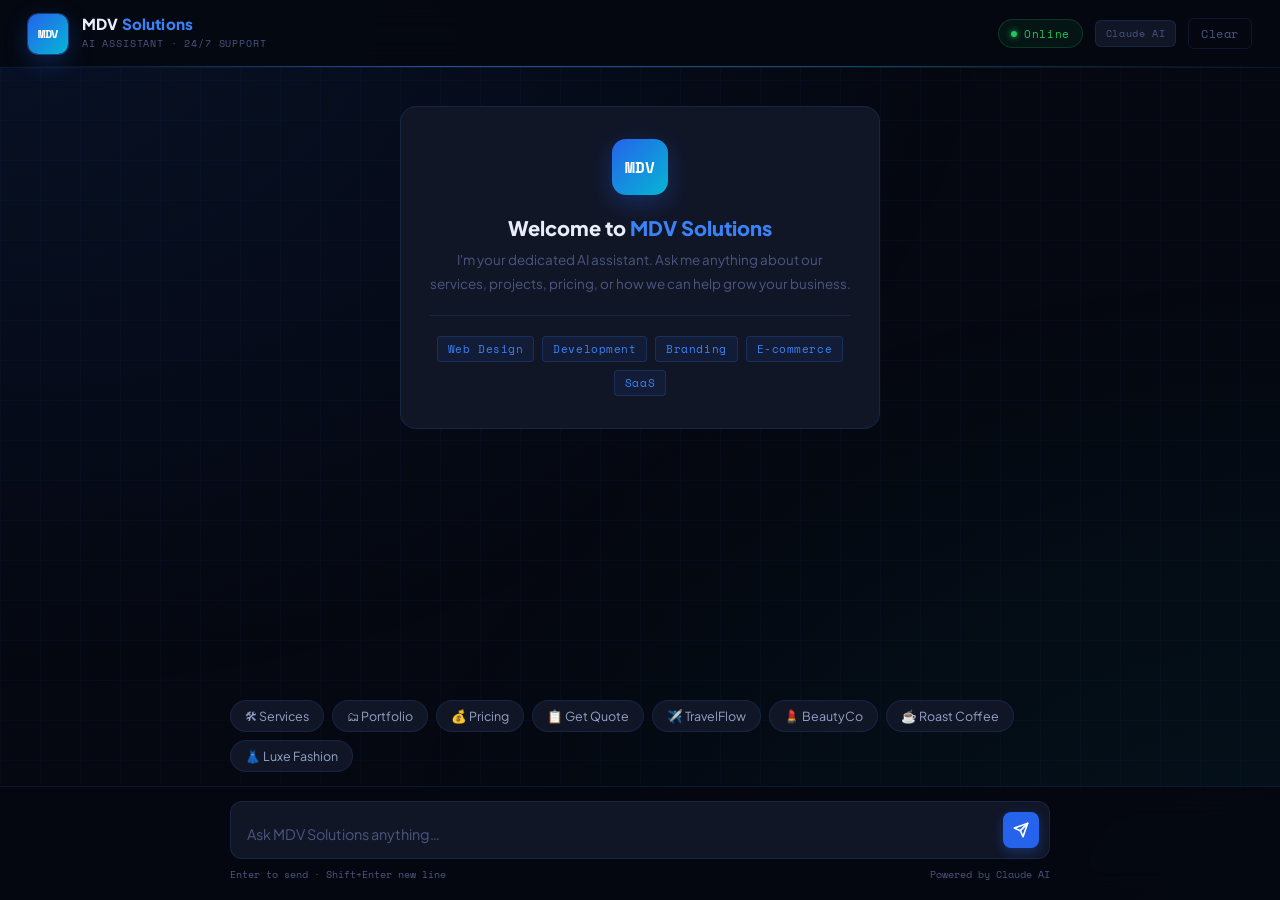
<file: pages/mdv-chatbot.html>
<!DOCTYPE html>
<html lang="en">
<head>
<meta charset="UTF-8">
<meta name="viewport" content="width=device-width, initial-scale=1.0">
<title>MDV Solutions — AI Assistant</title>
<link href="https://fonts.googleapis.com/css2?family=Plus+Jakarta+Sans:wght@300;400;500;600;700;800&family=Space+Mono:wght@400;700&display=swap" rel="stylesheet">
<style>
*, *::before, *::after { margin: 0; padding: 0; box-sizing: border-box; }

:root {
  --bg:        #050810;
  --bg2:       #0b0f1e;
  --bg3:       #111627;
  --bg4:       #171d30;
  --blue:      #2563eb;
  --blue2:     #3b82f6;
  --blue-glow: rgba(37,99,235,0.18);
  --cyan:      #06b6d4;
  --border:    rgba(59,130,246,0.14);
  --border2:   rgba(59,130,246,0.28);
  --muted:     #4b5680;
  --text:      #94a3c8;
  --white:     #e8edf8;
  --success:   #22c55e;
}

html { height: 100%; } body { height: 100%; height: 100dvh; overflow: hidden; }

body {
  background: var(--bg);
  color: var(--text);
  font-family: 'Plus Jakarta Sans', sans-serif;
  display: flex;
  flex-direction: column;
  height: 100vh;
  height: 100dvh;
}

/* ── Ambient background ── */
body::before {
  content: '';
  position: fixed; inset: 0; pointer-events: none; z-index: 0;
  background:
    radial-gradient(ellipse at 0% 0%,   rgba(37,99,235,0.10) 0%, transparent 55%),
    radial-gradient(ellipse at 100% 100%, rgba(6,182,212,0.06) 0%, transparent 50%);
}

/* Grid pattern */
body::after {
  content: '';
  position: fixed; inset: 0; pointer-events: none; z-index: 0; opacity: 0.03;
  background-image:
    linear-gradient(rgba(59,130,246,1) 1px, transparent 1px),
    linear-gradient(90deg, rgba(59,130,246,1) 1px, transparent 1px);
  background-size: 40px 40px;
}

/* ══════════════════════════════
   HEADER
══════════════════════════════ */
header {
  position: relative; z-index: 100;
  display: flex; align-items: center; justify-content: space-between;
  padding: 0 28px;
  height: 68px;
  background: rgba(5,8,16,0.92);
  border-bottom: 1px solid var(--border);
  backdrop-filter: blur(16px);
  flex-shrink: 0;
}

.h-left  { display: flex; align-items: center; gap: 14px; }
.h-right { display: flex; align-items: center; gap: 12px; }

/* Logo mark */
.logo-mark {
  width: 40px; height: 40px; border-radius: 10px; flex-shrink: 0;
  background: linear-gradient(135deg, var(--blue), var(--cyan));
  display: flex; align-items: center; justify-content: center;
  font-family: 'Space Mono', monospace; font-size: 0.75rem; font-weight: 700;
  color: #fff; letter-spacing: -0.02em;
  box-shadow: 0 0 0 1px rgba(59,130,246,0.4), 0 8px 24px rgba(37,99,235,0.3);
}

.brand-text h1 {
  font-size: 0.95rem; font-weight: 800; color: var(--white);
  letter-spacing: 0.01em; line-height: 1;
}
.brand-text h1 span { color: var(--blue2); }
.brand-text p {
  font-size: 0.65rem; color: var(--muted); letter-spacing: 0.08em;
  text-transform: uppercase; margin-top: 3px;
  font-family: 'Space Mono', monospace;
}

/* Status pill */
.status-pill {
  display: flex; align-items: center; gap: 7px;
  background: rgba(34,197,94,0.07); border: 1px solid rgba(34,197,94,0.2);
  padding: 5px 12px; border-radius: 20px;
  font-size: 0.7rem; color: var(--success);
  font-family: 'Space Mono', monospace; letter-spacing: 0.05em;
}
.status-pill .dot {
  width: 6px; height: 6px; border-radius: 50%; background: var(--success);
  box-shadow: 0 0 6px var(--success); animation: blink 2s infinite;
}
@keyframes blink { 0%,100%{opacity:1} 50%{opacity:0.35} }

/* Model badge */
.model-badge {
  font-family: 'Space Mono', monospace; font-size: 0.62rem; letter-spacing: 0.06em;
  color: var(--muted); border: 1px solid var(--border);
  padding: 5px 10px; border-radius: 6px;
  background: var(--bg3);
}

/* Clear button */
.clear-btn {
  background: transparent; border: 1px solid var(--border);
  color: var(--muted); padding: 6px 12px; border-radius: 6px;
  font-size: 0.72rem; font-family: 'Space Mono', monospace;
  cursor: pointer; transition: all 0.2s; letter-spacing: 0.05em;
}
.clear-btn:hover { border-color: rgba(239,68,68,0.4); color: #ef4444; }

/* ══════════════════════════════
   CHAT AREA
══════════════════════════════ */
.chat-area {
  flex: 1; overflow-y: auto; overflow-x: hidden;
  padding: 28px 20px 12px;
  position: relative; z-index: 1;
  scroll-behavior: smooth;
}
.chat-area::-webkit-scrollbar { width: 3px; }
.chat-area::-webkit-scrollbar-thumb { background: var(--bg4); border-radius: 2px; }

.msg-row {
  display: flex; gap: 12px; margin-bottom: 18px;
  max-width: 820px; margin-left: auto; margin-right: auto;
  animation: fadeUp 0.28s ease both;
}
@keyframes fadeUp { from{opacity:0;transform:translateY(8px)} to{opacity:1;transform:translateY(0)} }
.msg-row.user { flex-direction: row-reverse; }

/* Avatar */
.av {
  width: 32px; height: 32px; border-radius: 8px; flex-shrink: 0;
  display: flex; align-items: center; justify-content: center;
  font-size: 0.78rem; font-weight: 700; margin-top: 2px;
}
.av.bot {
  background: linear-gradient(135deg, rgba(37,99,235,0.25), rgba(6,182,212,0.15));
  border: 1px solid var(--border2); color: var(--blue2);
  font-family: 'Space Mono', monospace; font-size: 0.6rem;
}
.av.user {
  background: rgba(59,130,246,0.1); border: 1px solid var(--border);
  color: var(--blue2);
}

/* Bubble */
.bubble {
  padding: 13px 17px; font-size: 0.9rem; line-height: 1.75;
  max-width: calc(100% - 52px);
}
.bubble.bot {
  background: var(--bg3); border: 1px solid var(--border);
  border-radius: 3px 14px 14px 14px; color: var(--text);
}
.bubble.user {
  background: linear-gradient(135deg, rgba(37,99,235,0.15), rgba(6,182,212,0.08));
  border: 1px solid rgba(59,130,246,0.2);
  border-radius: 14px 3px 14px 14px; color: var(--white);
}
.bubble strong  { color: var(--white); font-weight: 600; }
.bubble em      { color: var(--cyan); font-style: normal; }
.bubble ul      { padding-left: 16px; margin-top: 6px; }
.bubble ul li   { margin-bottom: 4px; }
.bubble .chip {
  display: inline-block; background: rgba(37,99,235,0.12);
  border: 1px solid rgba(59,130,246,0.25); color: var(--blue2);
  font-family: 'Space Mono', monospace; font-size: 0.65rem;
  padding: 2px 8px; border-radius: 4px; margin: 2px 2px 2px 0;
  letter-spacing: 0.04em;
}

/* Timestamp */
.ts {
  font-size: 0.62rem; color: var(--muted); font-family: 'Space Mono', monospace;
  margin-top: 5px; padding: 0 4px;
}
.msg-row.user .ts { text-align: right; }

/* ── Typing ── */
.typing-dots {
  display: flex; gap: 5px; align-items: center; padding: 6px 2px;
}
.typing-dots span {
  width: 6px; height: 6px; border-radius: 50%; background: var(--muted);
  animation: td 1.1s infinite;
}
.typing-dots span:nth-child(2) { animation-delay: 0.18s; }
.typing-dots span:nth-child(3) { animation-delay: 0.36s; }
@keyframes td { 0%,80%,100%{transform:translateY(0);opacity:0.4} 40%{transform:translateY(-5px);opacity:1} }

/* ══════════════════════════════
   QUICK CHIPS
══════════════════════════════ */
#quick-chips {
  display: flex; gap: 8px; flex-wrap: wrap;
  padding: 0 20px 14px;
  max-width: 860px; margin: 0 auto;
  position: relative; z-index: 1;
}
.chip-btn {
  background: var(--bg3); border: 1px solid var(--border);
  color: var(--text); padding: 7px 14px; border-radius: 20px;
  font-size: 0.78rem; cursor: pointer; transition: all 0.2s;
  font-family: 'Plus Jakarta Sans', sans-serif;
  display: flex; align-items: center; gap: 6px;
}
.chip-btn:hover {
  border-color: var(--border2); color: var(--blue2);
  background: rgba(37,99,235,0.07);
  transform: translateY(-1px);
}

/* ══════════════════════════════
   INPUT AREA
══════════════════════════════ */
.input-area {
  position: relative; z-index: 100; flex-shrink: 0;
  padding: 14px 20px 18px;
  background: rgba(5,8,16,0.94);
  border-top: 1px solid var(--border);
  backdrop-filter: blur(16px);
}
.input-box {
  display: flex; gap: 10px; align-items: flex-end;
  max-width: 820px; margin: 0 auto;
  background: var(--bg3); border: 1px solid var(--border);
  border-radius: 12px; padding: 10px 10px 10px 16px;
  transition: border-color 0.25s, box-shadow 0.25s;
}
.input-box:focus-within {
  border-color: var(--border2);
  box-shadow: 0 0 0 3px rgba(37,99,235,0.08);
}
#msg-input {
  flex: 1; background: transparent; border: none; outline: none;
  color: var(--white); font-family: 'Plus Jakarta Sans', sans-serif;
  font-size: 0.9rem; resize: none; max-height: 110px;
  line-height: 1.55; padding: 3px 0;
}
#msg-input::placeholder { color: var(--muted); }

#send-btn {
  width: 36px; height: 36px; border-radius: 8px; flex-shrink: 0;
  background: var(--blue); border: none; cursor: pointer;
  display: flex; align-items: center; justify-content: center;
  font-size: 0.9rem; color: #fff;
  transition: background 0.2s, transform 0.15s;
  box-shadow: 0 4px 12px rgba(37,99,235,0.35);
}
#send-btn:hover:not(:disabled)  { background: var(--blue2); transform: scale(1.06); }
#send-btn:disabled { background: var(--bg4); box-shadow: none; cursor: not-allowed; }

.input-footer {
  display: flex; justify-content: space-between; align-items: center;
  max-width: 820px; margin: 8px auto 0;
  font-size: 0.63rem; color: var(--muted);
  font-family: 'Space Mono', monospace;
}

/* ══════════════════════════════
   WELCOME CARD
══════════════════════════════ */
.welcome-card {
  max-width: 480px; margin: 10px auto 32px;
  background: var(--bg3); border: 1px solid var(--border);
  border-radius: 16px; padding: 32px 28px; text-align: center;
}
.wc-logo {
  width: 56px; height: 56px; border-radius: 14px; margin: 0 auto 20px;
  background: linear-gradient(135deg, var(--blue), var(--cyan));
  display: flex; align-items: center; justify-content: center;
  font-family: 'Space Mono', monospace; font-size: 1rem; font-weight: 700;
  color: #fff; box-shadow: 0 8px 24px rgba(37,99,235,0.3);
}
.welcome-card h2 {
  font-size: 1.25rem; font-weight: 800; color: var(--white); margin-bottom: 8px;
}
.welcome-card h2 span { color: var(--blue2); }
.welcome-card p { font-size: 0.84rem; color: var(--muted); line-height: 1.75; }
.wc-divider {
  height: 1px; background: var(--border); margin: 20px 0;
}
.wc-caps {
  display: flex; justify-content: center; gap: 8px; flex-wrap: wrap;
}
.wc-cap {
  font-size: 0.68rem; font-family: 'Space Mono', monospace;
  color: var(--blue2); background: rgba(37,99,235,0.08);
  border: 1px solid rgba(59,130,246,0.2); padding: 4px 10px; border-radius: 4px;
  letter-spacing: 0.05em;
}


  /* ── Animated particles ── */
  .particle {
    position: fixed; border-radius: 50%; pointer-events: none; z-index: 0;
    animation: floatP linear infinite;
    background: rgba(59,130,246,0.15);
  }
  @keyframes floatP {
    0%   { transform: translateY(100vh) scale(0); opacity: 0; }
    10%  { opacity: 1; }
    90%  { opacity: 0.6; }
    100% { transform: translateY(-10vh) scale(1); opacity: 0; }
  }

  /* ── Header shimmer ── */
  header::after {
    content: '';
    position: absolute; bottom: 0; left: 0; right: 0; height: 1px;
    background: linear-gradient(90deg, transparent, rgba(59,130,246,0.6), rgba(6,182,212,0.4), transparent);
    animation: shimmer 3s ease-in-out infinite;
  }
  @keyframes shimmer {
    0%,100% { opacity: 0.3; transform: scaleX(0.5); }
    50%     { opacity: 1;   transform: scaleX(1); }
  }

  /* ── Logo pulse ── */
  .logo-mark {
    animation: logoPulse 3s ease-in-out infinite;
  }
  @keyframes logoPulse {
    0%,100% { box-shadow: 0 0 0 1px rgba(59,130,246,0.4), 0 8px 24px rgba(37,99,235,0.3); }
    50%     { box-shadow: 0 0 0 3px rgba(59,130,246,0.2), 0 8px 32px rgba(37,99,235,0.5); }
  }

  /* ── Bubble hover ── */
  .bubble.bot:hover  { border-color: rgba(59,130,246,0.25); transition: border-color 0.3s; }
  .bubble.user:hover { border-color: rgba(59,130,246,0.35); transition: border-color 0.3s; }

  /* ── Send btn pulse when idle ── */
  #send-btn:not(:disabled) {
    animation: sendPulse 2.5s ease-in-out infinite;
  }
  @keyframes sendPulse {
    0%,100% { box-shadow: 0 4px 12px rgba(37,99,235,0.35); }
    50%     { box-shadow: 0 4px 20px rgba(37,99,235,0.6); }
  }

  /* ── Welcome card animation ── */
  .welcome-card {
    animation: cardIn 0.6s cubic-bezier(0.34,1.2,0.64,1) both;
  }
  @keyframes cardIn {
    from { opacity:0; transform: translateY(24px) scale(0.96); }
    to   { opacity:1; transform: translateY(0)    scale(1); }
  }
  .wc-logo {
    animation: wcLogoPulse 3s ease-in-out infinite;
  }
  @keyframes wcLogoPulse {
    0%,100% { box-shadow: 0 8px 24px rgba(37,99,235,0.3); }
    50%     { box-shadow: 0 8px 36px rgba(37,99,235,0.6), 0 0 20px rgba(6,182,212,0.2); }
  }

  /* ── Chip btn animation ── */
  .chip-btn { animation: chipIn 0.4s ease both; }
  .chip-btn:nth-child(1) { animation-delay: 0.05s; }
  .chip-btn:nth-child(2) { animation-delay: 0.10s; }
  .chip-btn:nth-child(3) { animation-delay: 0.15s; }
  .chip-btn:nth-child(4) { animation-delay: 0.20s; }
  .chip-btn:nth-child(5) { animation-delay: 0.25s; }
  .chip-btn:nth-child(6) { animation-delay: 0.30s; }
  .chip-btn:nth-child(7) { animation-delay: 0.35s; }
  .chip-btn:nth-child(8) { animation-delay: 0.40s; }
  @keyframes chipIn {
    from { opacity:0; transform: translateY(8px); }
    to   { opacity:1; transform: translateY(0); }
  }

  /* ── Input area glow ── */
  .input-box:focus-within {
    border-color: var(--border2);
    box-shadow: 0 0 0 3px rgba(37,99,235,0.08), 0 0 20px rgba(37,99,235,0.1);
  }

  /* ── Scrollbar glow ── */
  .chat-area::-webkit-scrollbar-thumb {
    background: linear-gradient(var(--blue), var(--cyan));
    border-radius: 2px;
  }

  @media(max-width:600px){
  header { padding: 0 16px; height: 60px; }
  .model-badge, .clear-btn { display: none; }
  .chat-area { padding: 16px 12px 8px; }
  .input-area { padding: 10px 12px 14px; }
  #quick-chips { padding: 0 12px 10px; }
}
</style>
</head>
<body>

<!-- ── HEADER ── -->
<header>
  <div class="h-left">
    <div class="logo-mark">MDV</div>
    <div class="brand-text">
      <h1>MDV <span>Solutions</span></h1>
      <p>AI Assistant · 24/7 Support</p>
    </div>
  </div>
  <div class="h-right">
    <div class="status-pill"><div class="dot"></div>Online</div>
    <div class="model-badge">Claude AI</div>
    <button class="clear-btn" onclick="clearChat()">Clear</button>
  </div>
</header>

<!-- ── CHAT ── -->
<div class="chat-area" id="chat-area">
  <div class="welcome-card">
    <div class="wc-logo">MDV</div>
    <h2>Welcome to <span>MDV Solutions</span></h2>
    <p>I'm your dedicated AI assistant. Ask me anything about our services, projects, pricing, or how we can help grow your business.</p>
    <div class="wc-divider"></div>
    <div class="wc-caps">
      <span class="wc-cap">Web Design</span>
      <span class="wc-cap">Development</span>
      <span class="wc-cap">Branding</span>
      <span class="wc-cap">E-commerce</span>
      <span class="wc-cap">SaaS</span>
    </div>
  </div>
</div>

<!-- ── QUICK CHIPS ── -->
<div id="quick-chips">
  <button class="chip-btn" onclick="quick('What services does MDV Solutions offer?')">🛠 Services</button>
  <button class="chip-btn" onclick="quick('Show me your portfolio projects')">🗂 Portfolio</button>
  <button class="chip-btn" onclick="quick('What is your pricing?')">💰 Pricing</button>
  <button class="chip-btn" onclick="quick('How do I get a quote?')">📋 Get Quote</button>
  <button class="chip-btn" onclick="quick('Tell me about TravelFlow project')">✈️ TravelFlow</button>
  <button class="chip-btn" onclick="quick('Tell me about BeautyCo project')">💄 BeautyCo</button>
  <button class="chip-btn" onclick="quick('Tell me about Roast Coffee project')">☕ Roast Coffee</button>
  <button class="chip-btn" onclick="quick('Tell me about Luxe Fashion project')">👗 Luxe Fashion</button>
</div>

<!-- ── INPUT ── -->
<div class="input-area">
  <div class="input-box">
    <textarea id="msg-input" rows="1" placeholder="Ask MDV Solutions anything…"></textarea>
    <button id="send-btn" onclick="send()">
      <svg width="16" height="16" viewBox="0 0 24 24" fill="none" stroke="currentColor" stroke-width="2.5" stroke-linecap="round" stroke-linejoin="round"><line x1="22" y1="2" x2="11" y2="13"/><polygon points="22 2 15 22 11 13 2 9 22 2"/></svg>
    </button>
  </div>
  <div class="input-footer">
    <span>Enter to send · Shift+Enter new line</span>
    <span>Powered by Claude AI</span>
  </div>
</div>

<script>
/* ── FIXED Q&A DATABASE ── */
const QA = [
  // Services
  { q: ['service','services','kya karte','what do you','kya kaam','offer','provide'],
    a: `MDV Solutions yeh services offer karta hai:<br><br>
    🎨 <strong>Landing Pages</strong> — $500–$1,500<br>
    🏢 <strong>Business Websites</strong> — $1,500–$5,000<br>
    🛒 <strong>E-commerce</strong> — $5,000–$15,000<br>
    📱 <strong>SaaS / Web Apps</strong> — Custom pricing<br>
    🎯 <strong>Branding & Identity</strong> — Custom pricing<br><br>
    Koi specific service ke baare mein jaanna hai?` },

  // Pricing
  { q: ['price','pricing','cost','kitna','charge','budget','rate','fees'],
    a: `MDV Solutions ki pricing:<br><br>
    💰 <strong>Landing Page:</strong> $500 – $1,500<br>
    💰 <strong>Business Website:</strong> $1,500 – $5,000<br>
    💰 <strong>E-commerce:</strong> $5,000 – $15,000<br>
    💰 <strong>Custom Project:</strong> $15,000+<br><br>
    Free quote ke liye "Get a Quote" button click karein!` },

  // Portfolio / Projects
  { q: ['portfolio','project','work','kaam','client','example','show'],
    a: `Hamare recent projects:<br><br>
    ✈️ <strong>TravelFlow</strong> — Travel booking platform (4.9★ rating)<br>
    💄 <strong>BeautyCo</strong> — Luxury skincare e-commerce (+410% orders)<br>
    ☕ <strong>Roast Coffee</strong> — Brand website (+190% subscriptions)<br>
    👗 <strong>Luxe Fashion</strong> — E-commerce store (+340% conversions)<br><br>
    Work page pe saare projects dekhein!` },

  // TravelFlow
  { q: ['travelflow','travel','travel flow'],
    a: `✈️ <strong>TravelFlow Agency</strong><br><br>
    Full destination booking platform with 3D globe & real-time pricing.<br><br>
    <em>Tech:</em> React, Three.js, Stripe, MongoDB<br>
    <em>Result:</em> ★ 4.9/5 rating from 12,000+ users` },

  // BeautyCo
  { q: ['beautyco','beauty','skincare','beauty co'],
    a: `💄 <strong>BeautyCo Skincare</strong><br><br>
    Luxury skincare brand with virtual try-on & personalized quiz.<br><br>
    <em>Tech:</em> Next.js, WebGL, Stripe, Klaviyo<br>
    <em>Result:</em> 410% increase in repeat orders` },

  // Roast Coffee
  { q: ['roast','coffee','roast coffee'],
    a: `☕ <strong>Roast Coffee Co.</strong><br><br>
    Artisan coffee brand with parallax scrolling & subscription system.<br><br>
    <em>Tech:</em> HTML, CSS, GSAP, Stripe<br>
    <em>Result:</em> 190% increase in subscriptions` },

  // Luxe Fashion
  { q: ['luxe','fashion','luxe fashion','clothing'],
    a: `👗 <strong>Luxe Fashion Store</strong><br><br>
    Premium clothing brand with 3D product views & AI size guide.<br><br>
    <em>Tech:</em> Next.js, Shopify, Stripe, Three.js<br>
    <em>Result:</em> 340% increase in conversions in 60 days` },

  // Quote
  { q: ['quote','start','begin','hire','contact','get started','project start','kaise shuru'],
    a: `🚀 Project shuru karne ke liye:<br><br>
    1. Website pe <strong>"Get a Quote"</strong> button click karein<br>
    2. Apna naam, email, project type aur budget fill karein<br>
    3. Hum <strong>24 ghante</strong> mein reply karenge!<br><br>
    Ya directly contact karein — hum help karne ke liye taiyaar hain! 😊` },

  // About
  { q: ['about','kaun','who','team','company','mdv','kya hai'],
    a: `👋 <strong>MDV Solutions</strong> ke baare mein:<br><br>
    Hum ek premium web design & development agency hain.<br><br>
    ✅ 6+ years experience<br>
    ✅ 150+ projects completed<br>
    ✅ 98+ happy clients<br>
    ✅ Startups se Fortune 500 tak<br><br>
    Udaipur, Rajasthan mein based — globally serve karte hain! 🌍` },

  // Process
  { q: ['process','kaise','how','steps','timeline','time','kitna time'],
    a: `⚙️ <strong>Hamara Process:</strong><br><br>
    1️⃣ <strong>Discovery Call</strong> — Goals samjhenge<br>
    2️⃣ <strong>Proposal</strong> — Timeline & pricing<br>
    3️⃣ <strong>Design</strong> — Mockups & feedback<br>
    4️⃣ <strong>Development</strong> — Full build<br>
    5️⃣ <strong>Launch</strong> — Deploy + support<br><br>
    Typical timeline: 2–6 weeks project size ke hisaab se.` },

  // Location
  { q: ['location','where','kahan','address','udaipur','rajasthan','india'],
    a: `📍 <strong>MDV Solutions</strong><br><br>
    Udaipur, Rajasthan, India<br><br>
    Remote-first agency — India aur globally clients serve karte hain! 🌍` },

  // Hello / Hi
  { q: ['hello','hi','hey','namaste','hii','helo','good morning','good evening','good afternoon','sup'],
    a: `Hello! 👋 <strong>MDV Solutions</strong> mein aapka swagat hai!<br><br>
    Main aapki kaise help kar sakta hoon? Aap puch sakte hain:<br>
    🛠 Services · 💰 Pricing · 🗂 Portfolio · 📋 Quote` },

  // Thanks
  { q: ['thanks','thank you','shukriya','dhanyawad','great','awesome','nice'],
    a: `Shukriya! 😊 Khushi hui madad karke.<br><br>
    Koi aur sawaal ho toh zaroor poochein! 🚀` },
];

/* ── Match function ── */
function getReply(input) {
  const text = input.toLowerCase().trim();
  for (const item of QA) {
    for (const keyword of item.q) {
      if (text.includes(keyword)) return item.a;
    }
  }
  return `Hmm, mujhe is sawaal ka jawab nahi pata. 🤔<br><br>
  Aap directly humse contact kar sakte hain ya <strong>"Get a Quote"</strong> fill karein — hum 24 ghante mein reply karenge! 😊`;
}

/* ── State ── */
const chatArea = document.getElementById('chat-area');
const msgInput = document.getElementById('msg-input');
const sendBtn  = document.getElementById('send-btn');

/* ── Auto-resize ── */
msgInput.addEventListener('input', () => {
  msgInput.style.height = 'auto';
  msgInput.style.height = Math.min(msgInput.scrollHeight, 110) + 'px';
});
msgInput.addEventListener('keydown', e => {
  if (e.key === 'Enter' && !e.shiftKey) { e.preventDefault(); send(); }
});

function now() {
  return new Date().toLocaleTimeString([], { hour: '2-digit', minute: '2-digit' });
}

function addMsg(role, html, time) {
  const row = document.createElement('div');
  row.className = `msg-row ${role}`;
  const av = document.createElement('div');
  av.className = `av ${role}`;
  av.textContent = role === 'bot' ? 'MDV' : '👤';
  const right = document.createElement('div');
  const bub = document.createElement('div');
  bub.className = `bubble ${role}`;
  bub.innerHTML = html;
  const ts = document.createElement('div');
  ts.className = 'ts';
  ts.textContent = time || now();
  right.appendChild(bub);
  right.appendChild(ts);
  row.appendChild(av);
  row.appendChild(right);
  chatArea.appendChild(row);
  chatArea.scrollTop = chatArea.scrollHeight;
}

function showTyping() {
  const row = document.createElement('div');
  row.className = 'msg-row bot'; row.id = 'typing-row';
  const av = document.createElement('div');
  av.className = 'av bot'; av.textContent = 'MDV';
  const bub = document.createElement('div');
  bub.className = 'bubble bot';
  bub.innerHTML = '<div class="typing-dots"><span></span><span></span><span></span></div>';
  row.appendChild(av); row.appendChild(bub);
  chatArea.appendChild(row);
  chatArea.scrollTop = chatArea.scrollHeight;
}
function hideTyping() {
  const t = document.getElementById('typing-row');
  if (t) t.remove();
}

function clearChat() {
  chatArea.innerHTML = '';
  document.getElementById('quick-chips').style.display = 'flex';
  chatArea.innerHTML = `<div class="welcome-card">
    <div class="wc-logo">MDV</div>
    <h2>Welcome to <span>MDV Solutions</span></h2>
    <p>I'm your dedicated assistant. Ask me anything about our services, projects, pricing, or how we can help grow your business.</p>
    <div class="wc-divider"></div>
    <div class="wc-caps">
      <span class="wc-cap">Web Design</span><span class="wc-cap">Development</span>
      <span class="wc-cap">Branding</span><span class="wc-cap">E-commerce</span><span class="wc-cap">SaaS</span>
    </div>
  </div>`;
}

function quick(text) {
  msgInput.value = text;
  send();
  document.getElementById('quick-chips').style.display = 'none';
}

function send() {
  const text = msgInput.value.trim();
  if (!text) return;
  document.getElementById('quick-chips').style.display = 'none';
  addMsg('user', text);
  msgInput.value = '';
  msgInput.style.height = 'auto';
  sendBtn.disabled = true;
  showTyping();

  // Simulate typing delay
  setTimeout(() => {
    hideTyping();
    addMsg('bot', getReply(text));
    sendBtn.disabled = false;
    msgInput.focus();
  }, 800);
}

/* ── Greeting ── */
setTimeout(() => {
  addMsg('bot', `Hello! 👋 Welcome to <strong>MDV Solutions</strong>.<br><br>
  Main aapki kaise help kar sakta hoon? Aap puch sakte hain:<br>
  🛠 Services · 💰 Pricing · 🗂 Portfolio · 📋 Quote`, now());
}, 500);

</body>
</html>
</file>
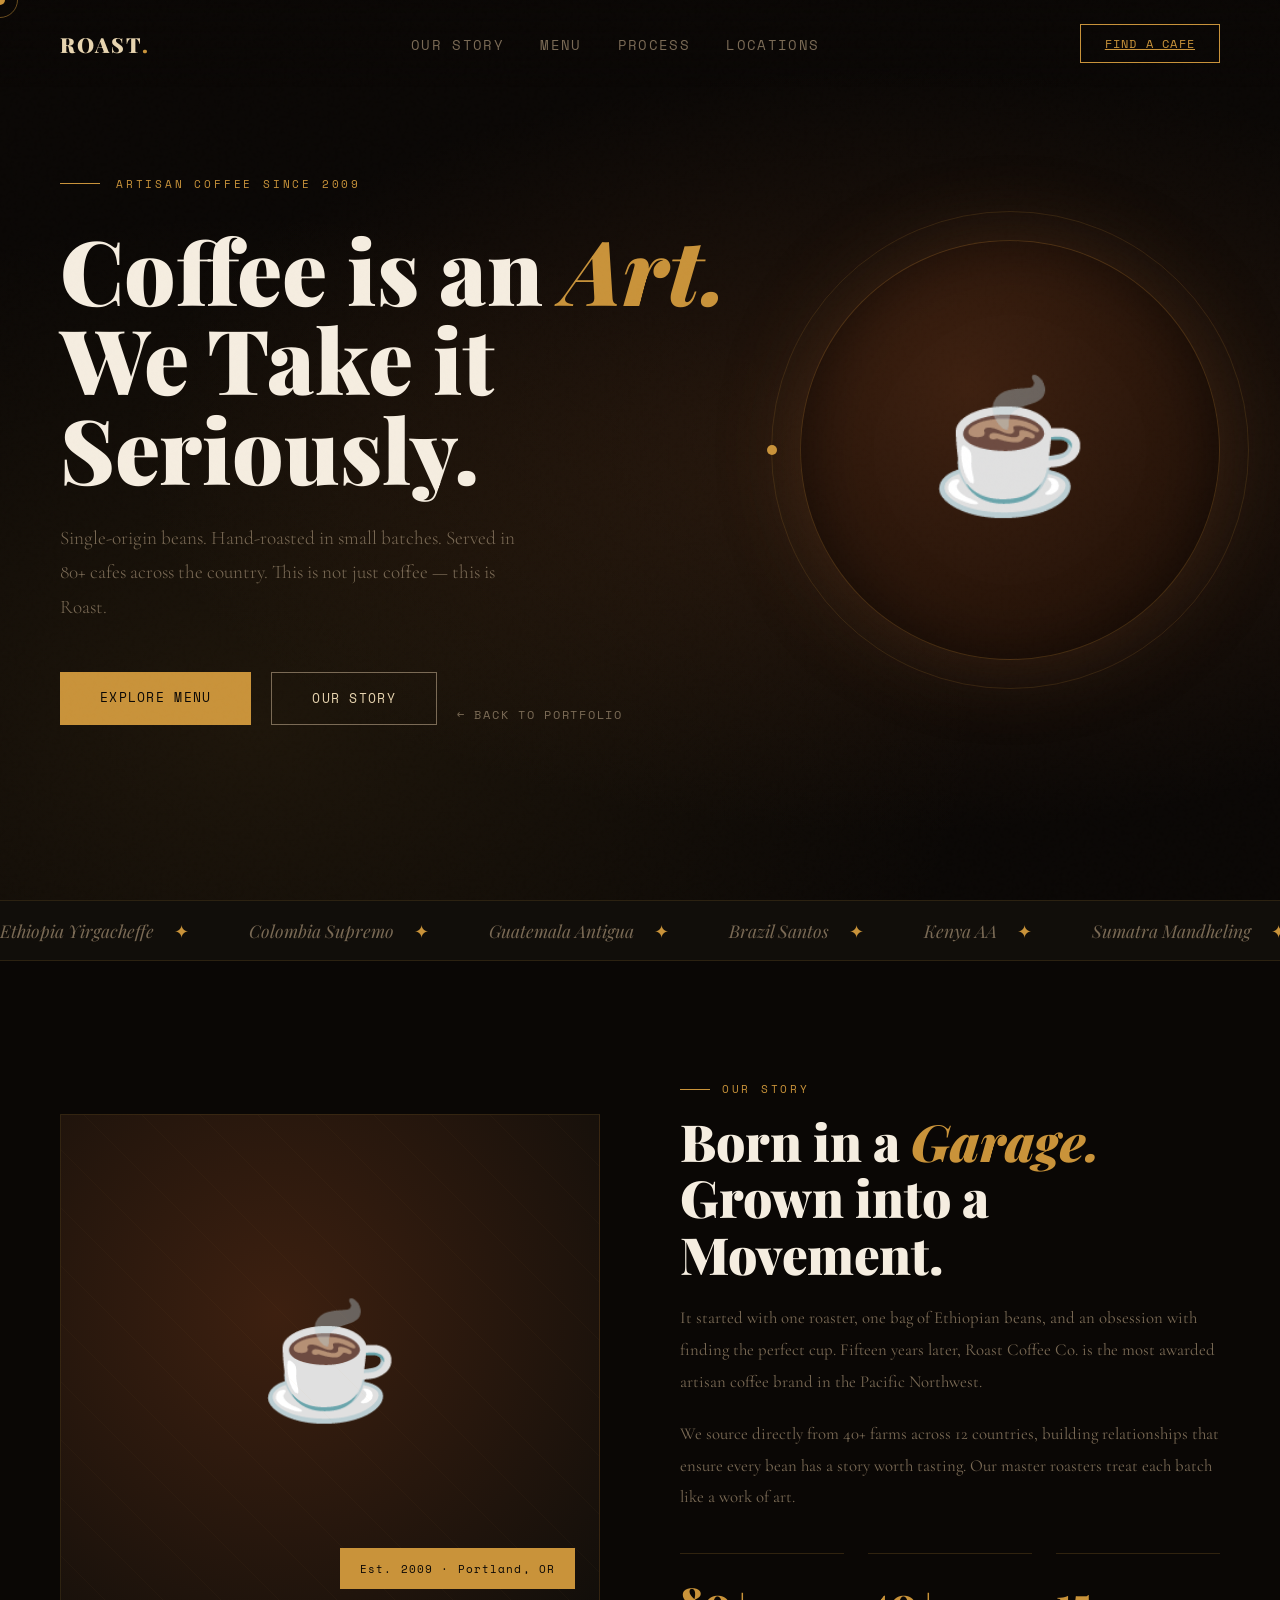
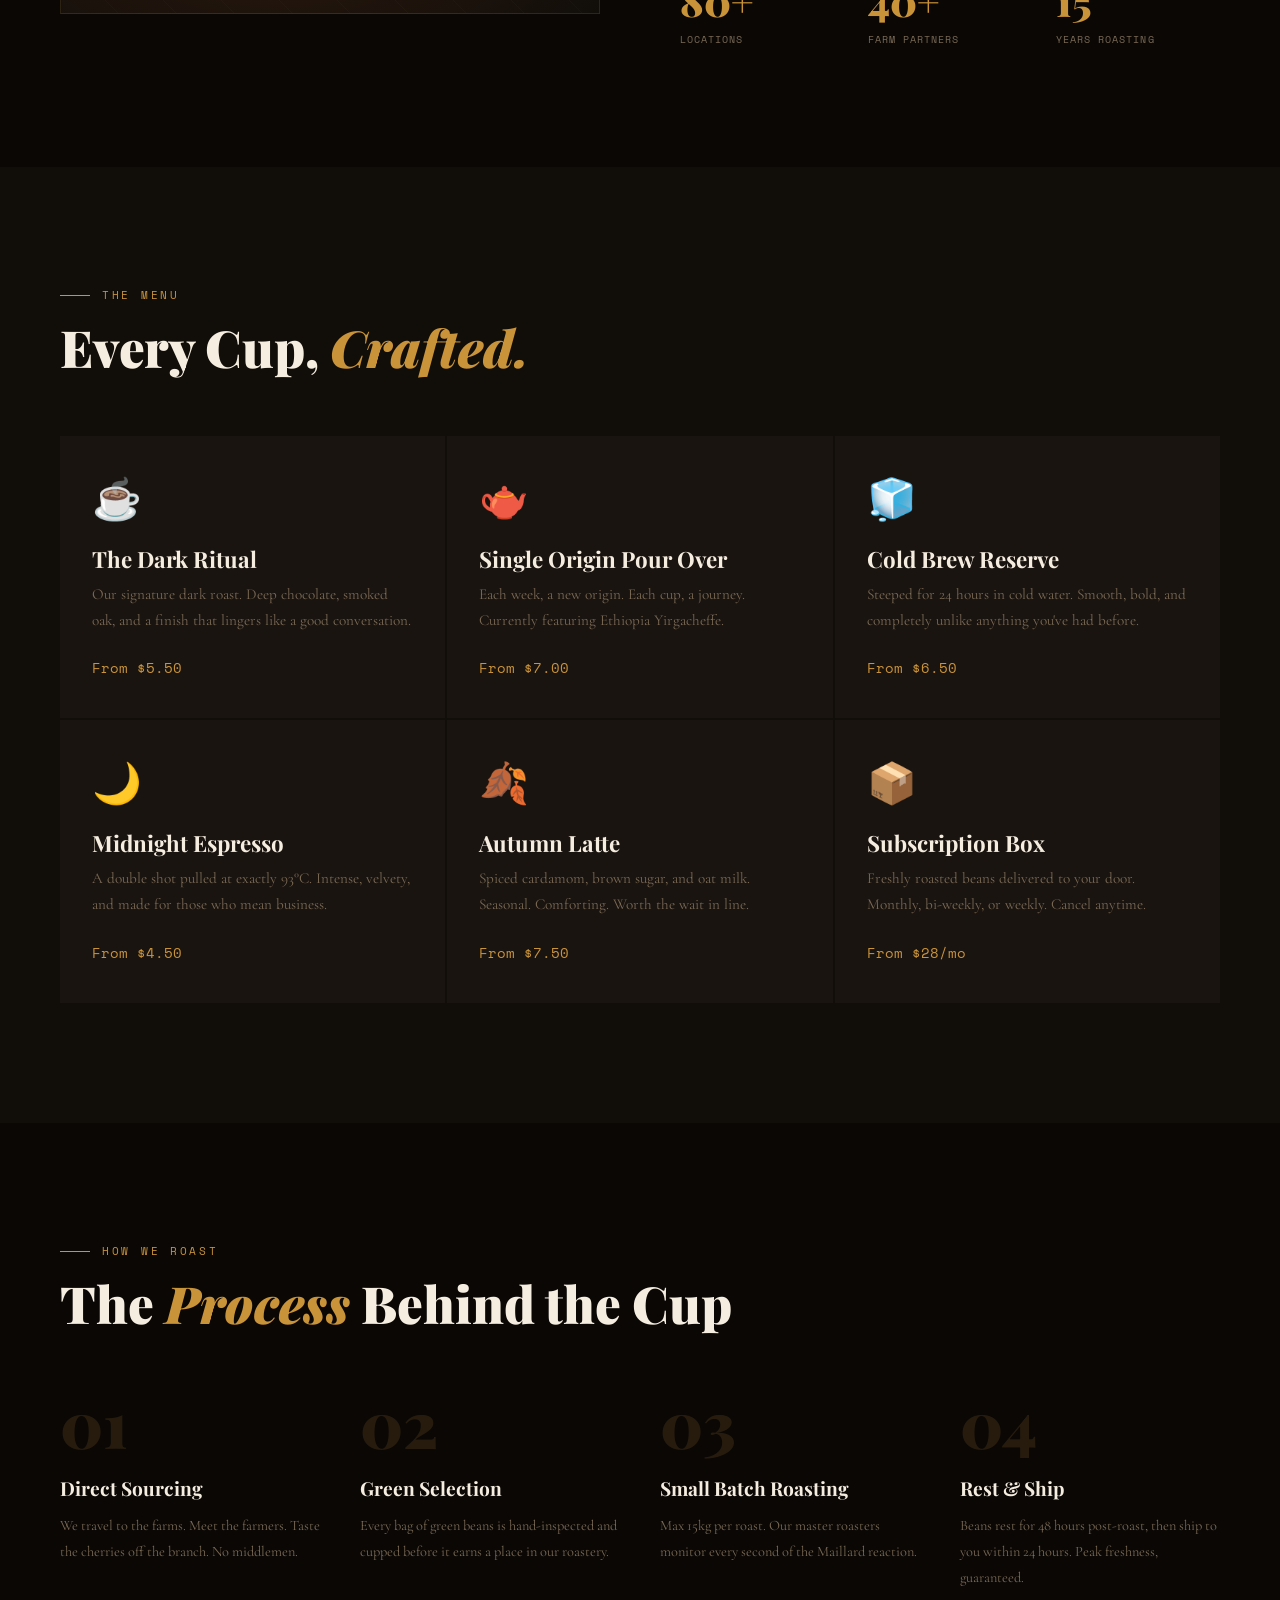
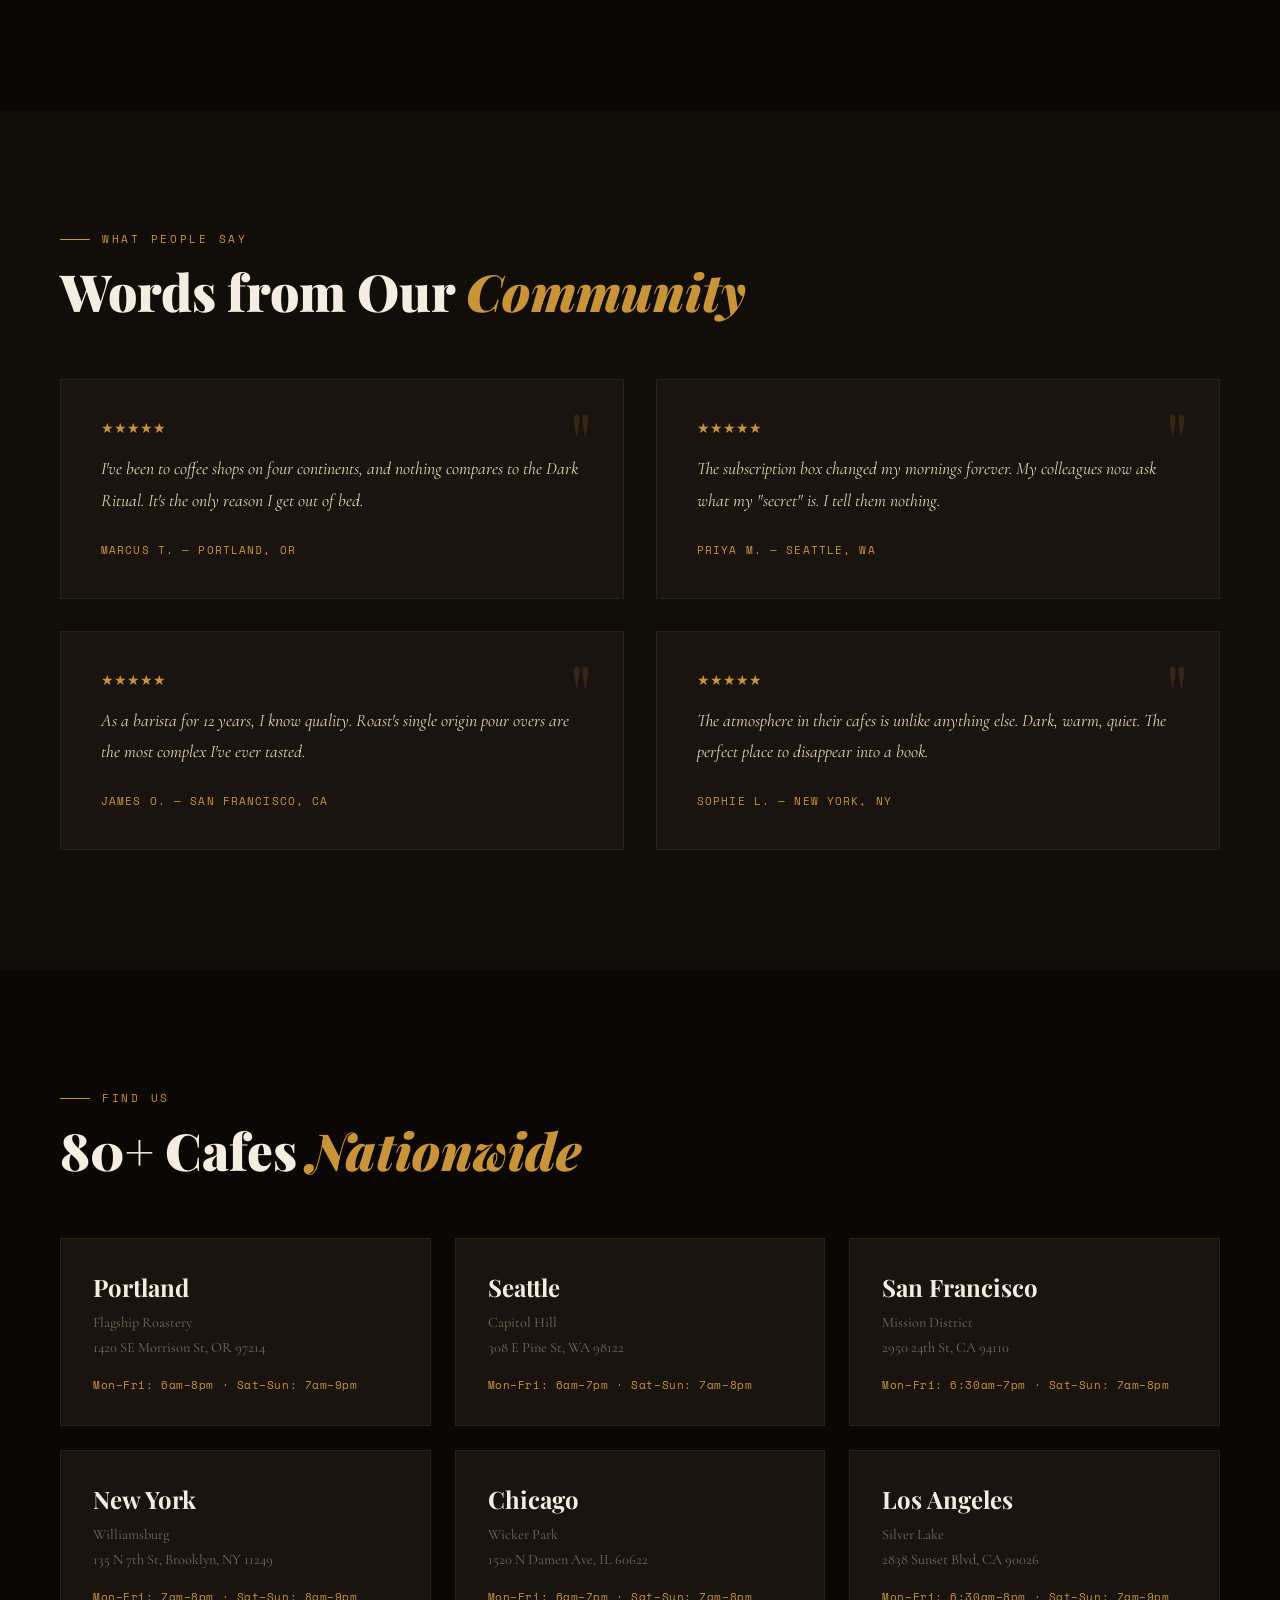
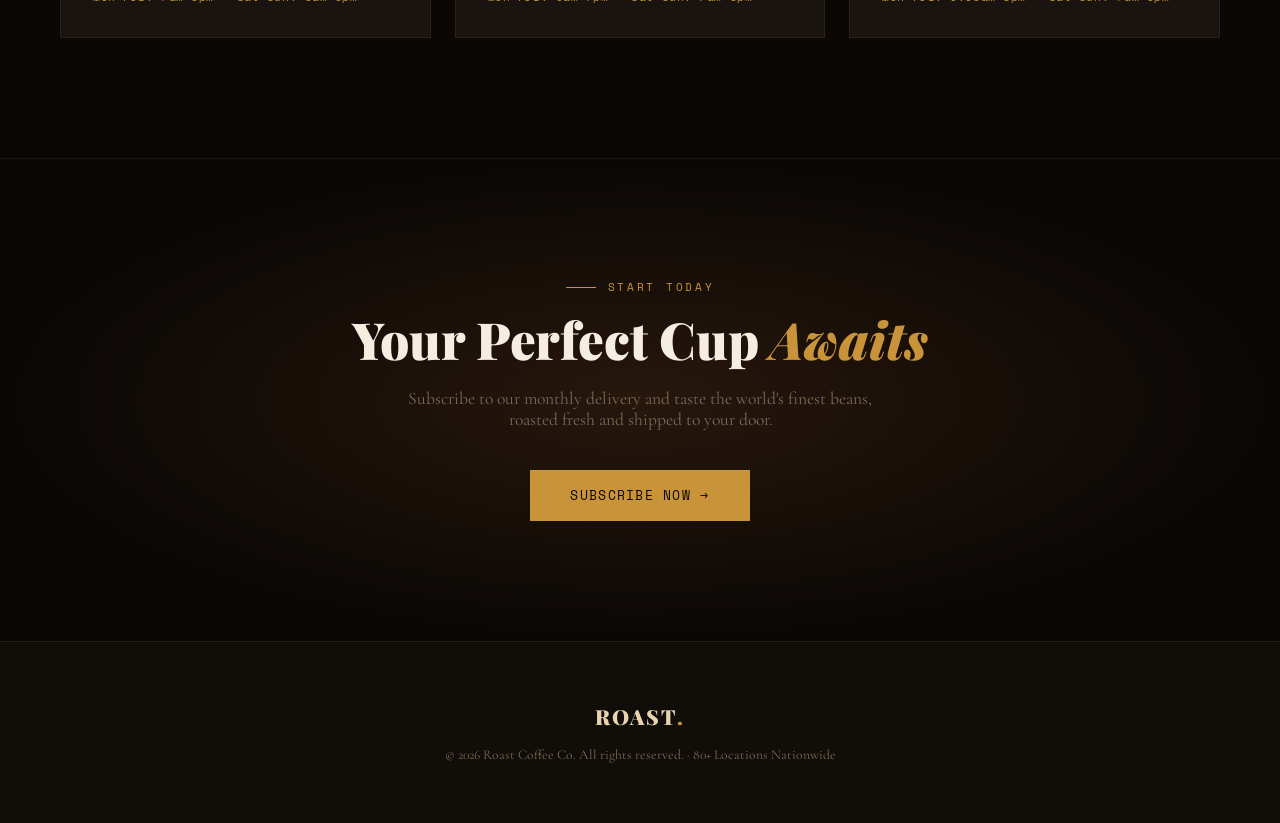
<file: pages/roast.html>
<!DOCTYPE html>
<html lang="en">
<head>
<meta charset="UTF-8">
<meta name="viewport" content="width=device-width, initial-scale=1.0">
<title>Roast Coffee Co. — Artisan Coffee</title>
<link href="https://fonts.googleapis.com/css2?family=Playfair+Display:ital,wght@0,400;0,700;0,900;1,400;1,700&family=Cormorant+Garamond:ital,wght@0,300;0,400;0,600;1,300;1,400&family=Space+Mono:wght@400;700&display=swap" rel="stylesheet">
<style>
  *, *::before, *::after { margin: 0; padding: 0; box-sizing: border-box; }

  :root {
    --bg: #0a0705;
    --bg2: #110e0a;
    --bg3: #1a1410;
    --cream: #e8d5b0;
    --gold: #c9933a;
    --gold2: #e8b84b;
    --brown: #6b3d1e;
    --muted: #7a6a55;
    --text: #d4c4a8;
    --white: #f5ede0;
  }

  html { scroll-behavior: smooth; }

  body {
    background: var(--bg);
    color: var(--text);
    font-family: 'Cormorant Garamond', serif;
    font-size: 18px;
    overflow-x: hidden;
    cursor: none;
  }

  /* Custom Cursor */
  #cursor {
    position: fixed; width: 10px; height: 10px;
    background: var(--gold); border-radius: 50%;
    pointer-events: none; z-index: 9999;
    transform: translate(-50%, -50%);
    transition: width 0.2s, height 0.2s, background 0.2s;
  }
  #cursor-ring {
    position: fixed; width: 36px; height: 36px;
    border: 1.5px solid rgba(201,147,58,0.5); border-radius: 50%;
    pointer-events: none; z-index: 9998;
    transform: translate(-50%, -50%);
    transition: all 0.12s ease;
  }
  body:hover #cursor { opacity: 1; }

  /* Grain overlay */
  body::before {
    content: '';
    position: fixed; inset: 0;
    background-image: url("data:image/svg+xml,%3Csvg viewBox='0 0 256 256' xmlns='http://www.w3.org/2000/svg'%3E%3Cfilter id='noise'%3E%3CfeTurbulence type='fractalNoise' baseFrequency='0.9' numOctaves='4' stitchTiles='stitch'/%3E%3C/filter%3E%3Crect width='100%25' height='100%25' filter='url(%23noise)' opacity='0.04'/%3E%3C/svg%3E");
    pointer-events: none; z-index: 1000; opacity: 0.4;
  }

  /* Nav */
  nav {
    position: fixed; top: 0; left: 0; right: 0; z-index: 500;
    display: flex; align-items: center; justify-content: space-between;
    padding: 24px 60px;
    background: linear-gradient(to bottom, rgba(10,7,5,0.95), transparent);
    transition: background 0.3s;
  }
  nav.scrolled { background: rgba(10,7,5,0.97); border-bottom: 1px solid rgba(201,147,58,0.1); }
  .logo {
    font-family: 'Playfair Display', serif;
    font-size: 1.3rem; font-weight: 900; letter-spacing: 0.1em;
    color: var(--cream); text-decoration: none;
  }
  .logo span { color: var(--gold); }
  .nav-links { display: flex; gap: 36px; list-style: none; }
  .nav-links a { color: var(--muted); text-decoration: none; font-size: 0.85rem; letter-spacing: 0.1em; text-transform: uppercase; font-family: 'Space Mono', monospace; transition: color 0.3s; }
  .nav-links a:hover { color: var(--gold); }
  .nav-cta {
    background: transparent; border: 1px solid var(--gold);
    color: var(--gold); padding: 10px 24px; font-family: 'Space Mono', monospace;
    font-size: 0.75rem; letter-spacing: 0.1em; text-transform: uppercase;
    cursor: none; transition: all 0.3s;
  }
  .nav-cta:hover { background: var(--gold); color: var(--bg); }

  /* Hero */
  .hero {
    min-height: 100vh; display: flex; align-items: center;
    position: relative; overflow: hidden; padding: 0 60px;
  }
  .hero-bg {
    position: absolute; inset: 0;
    background: radial-gradient(ellipse at 70% 50%, rgba(107,61,30,0.3) 0%, transparent 60%),
                radial-gradient(ellipse at 20% 80%, rgba(201,147,58,0.1) 0%, transparent 50%),
                var(--bg);
  }
  .hero-content { position: relative; z-index: 2; max-width: 700px; }
  .hero-tag {
    font-family: 'Space Mono', monospace; font-size: 0.7rem;
    letter-spacing: 0.25em; text-transform: uppercase; color: var(--gold);
    margin-bottom: 32px; display: flex; align-items: center; gap: 16px;
  }
  .hero-tag::before { content: ''; width: 40px; height: 1px; background: var(--gold); }
  .hero h1 {
    font-family: 'Playfair Display', serif;
    font-size: clamp(3.5rem, 7vw, 6rem);
    font-weight: 900; line-height: 1.0;
    color: var(--white);
    margin-bottom: 28px;
  }
  .hero h1 em { font-style: italic; color: var(--gold); }
  .hero p {
    font-size: 1.2rem; line-height: 1.8; color: var(--muted);
    max-width: 480px; margin-bottom: 48px;
    font-weight: 300;
  }
  .hero-btns { display: flex; gap: 20px; flex-wrap: wrap; }
  .btn-primary {
    background: var(--gold); color: var(--bg);
    padding: 16px 40px; font-family: 'Space Mono', monospace;
    font-size: 0.8rem; letter-spacing: 0.1em; text-transform: uppercase;
    border: none; cursor: none; transition: all 0.3s; text-decoration: none;
    display: inline-block;
  }
  .btn-primary:hover { background: var(--gold2); transform: translateY(-2px); }
  .btn-outline {
    background: transparent; border: 1px solid var(--muted); color: var(--cream);
    padding: 16px 40px; font-family: 'Space Mono', monospace;
    font-size: 0.8rem; letter-spacing: 0.1em; text-transform: uppercase;
    cursor: none; transition: all 0.3s; text-decoration: none; display: inline-block;
  }
  .btn-outline:hover { border-color: var(--gold); color: var(--gold); }

  .hero-visual {
    position: absolute; right: 60px; top: 50%;
    transform: translateY(-50%);
    width: 420px; height: 420px;
  }
  .coffee-circle {
    width: 100%; height: 100%; border-radius: 50%;
    background: radial-gradient(circle at 40% 35%, #3d2010, #1a0d05);
    border: 1px solid rgba(201,147,58,0.2);
    display: flex; align-items: center; justify-content: center;
    font-size: 8rem; position: relative;
    animation: float 6s ease-in-out infinite;
    box-shadow: 0 0 80px rgba(107,61,30,0.4), inset 0 0 60px rgba(0,0,0,0.5);
  }
  @keyframes float { 0%,100%{transform:translateY(0)} 50%{transform:translateY(-20px)} }
  .ring-outer {
    position: absolute; inset: -30px;
    border: 1px solid rgba(201,147,58,0.15); border-radius: 50%;
    animation: rotate 20s linear infinite;
  }
  .ring-dot {
    position: absolute; top: 50%; left: -5px;
    width: 10px; height: 10px; background: var(--gold);
    border-radius: 50%; margin-top: -5px;
  }
  @keyframes rotate { from{transform:rotate(0deg)} to{transform:rotate(360deg)} }

  /* Marquee */
  .marquee-wrap {
    overflow: hidden; border-top: 1px solid rgba(201,147,58,0.15);
    border-bottom: 1px solid rgba(201,147,58,0.15);
    background: var(--bg2); padding: 18px 0;
  }
  .marquee-track {
    display: flex; gap: 60px; white-space: nowrap;
    animation: marquee 20s linear infinite;
  }
  .marquee-item {
    font-family: 'Playfair Display', serif; font-style: italic;
    font-size: 1.1rem; color: var(--muted); flex-shrink: 0;
    display: flex; align-items: center; gap: 20px;
  }
  .marquee-item::after { content: '✦'; color: var(--gold); font-style: normal; }
  @keyframes marquee { from{transform:translateX(0)} to{transform:translateX(-50%)} }

  /* Section */
  section { padding: 120px 60px; }
  .section-label {
    font-family: 'Space Mono', monospace; font-size: 0.68rem;
    letter-spacing: 0.25em; text-transform: uppercase; color: var(--gold);
    margin-bottom: 16px; display: flex; align-items: center; gap: 12px;
  }
  .section-label::before { content: ''; width: 30px; height: 1px; background: var(--gold); }
  h2 {
    font-family: 'Playfair Display', serif;
    font-size: clamp(2.2rem, 4vw, 3.5rem); font-weight: 900;
    color: var(--white); line-height: 1.1; margin-bottom: 20px;
  }
  h2 em { font-style: italic; color: var(--gold); }

  /* About */
  .about-grid { display: grid; grid-template-columns: 1fr 1fr; gap: 80px; align-items: center; }
  .about-visual {
    position: relative; height: 500px;
    background: radial-gradient(circle at 40% 40%, #3d2010, #110e0a);
    border: 1px solid rgba(201,147,58,0.15);
    display: flex; align-items: center; justify-content: center;
    font-size: 7rem; overflow: hidden;
  }
  .about-visual::before {
    content: ''; position: absolute; inset: 0;
    background: repeating-linear-gradient(45deg, transparent, transparent 40px, rgba(201,147,58,0.03) 40px, rgba(201,147,58,0.03) 41px);
  }
  .about-badge {
    position: absolute; bottom: 24px; right: 24px;
    background: var(--gold); color: var(--bg);
    padding: 12px 20px; font-family: 'Space Mono', monospace;
    font-size: 0.7rem; letter-spacing: 0.1em;
  }
  .about-text p { color: var(--muted); line-height: 1.9; margin-bottom: 20px; font-size: 1.05rem; }
  .stats { display: grid; grid-template-columns: repeat(3, 1fr); gap: 24px; margin-top: 40px; }
  .stat { border-top: 1px solid rgba(201,147,58,0.2); padding-top: 20px; }
  .stat-num { font-family: 'Playfair Display', serif; font-size: 2.5rem; font-weight: 900; color: var(--gold); }
  .stat-label { font-family: 'Space Mono', monospace; font-size: 0.65rem; letter-spacing: 0.1em; color: var(--muted); text-transform: uppercase; margin-top: 4px; }

  /* Menu */
  .menu-section { background: var(--bg2); }
  .menu-grid { display: grid; grid-template-columns: repeat(3, 1fr); gap: 2px; margin-top: 60px; }
  .menu-card {
    background: var(--bg3); padding: 40px 32px; position: relative;
    transition: background 0.3s; overflow: hidden;
  }
  .menu-card::before {
    content: ''; position: absolute; bottom: 0; left: 0; right: 0; height: 2px;
    background: var(--gold); transform: scaleX(0); transition: transform 0.3s; transform-origin: left;
  }
  .menu-card:hover::before { transform: scaleX(1); }
  .menu-card:hover { background: rgba(107,61,30,0.15); }
  .menu-emoji { font-size: 2.5rem; margin-bottom: 20px; display: block; }
  .menu-name { font-family: 'Playfair Display', serif; font-size: 1.4rem; font-weight: 700; color: var(--white); margin-bottom: 8px; }
  .menu-desc { color: var(--muted); font-size: 0.95rem; line-height: 1.7; margin-bottom: 24px; }
  .menu-price { font-family: 'Space Mono', monospace; color: var(--gold); font-size: 0.9rem; }

  /* Process */
  .process-grid { display: grid; grid-template-columns: repeat(4, 1fr); gap: 40px; margin-top: 60px; }
  .process-step { position: relative; }
  .step-num {
    font-family: 'Playfair Display', serif; font-size: 4rem; font-weight: 900;
    color: rgba(201,147,58,0.15); line-height: 1; margin-bottom: 20px;
  }
  .step-title { font-family: 'Playfair Display', serif; font-size: 1.2rem; font-weight: 700; color: var(--white); margin-bottom: 12px; }
  .step-desc { color: var(--muted); font-size: 0.9rem; line-height: 1.8; }

  /* Testimonials */
  .testimonials { background: var(--bg2); }
  .test-grid { display: grid; grid-template-columns: repeat(2, 1fr); gap: 32px; margin-top: 60px; }
  .test-card {
    background: var(--bg3); padding: 40px; border: 1px solid rgba(201,147,58,0.1);
    position: relative;
  }
  .test-card::before { content: '"'; position: absolute; top: 20px; right: 30px; font-family: 'Playfair Display', serif; font-size: 5rem; color: rgba(201,147,58,0.15); line-height: 1; }
  .test-text { font-style: italic; font-size: 1.1rem; line-height: 1.8; color: var(--cream); margin-bottom: 24px; }
  .test-author { font-family: 'Space Mono', monospace; font-size: 0.7rem; letter-spacing: 0.1em; color: var(--gold); text-transform: uppercase; }
  .stars { color: var(--gold); margin-bottom: 16px; font-size: 0.9rem; }

  /* Locations */
  .locations-grid { display: grid; grid-template-columns: repeat(3, 1fr); gap: 24px; margin-top: 60px; }
  .loc-card {
    background: var(--bg3); padding: 32px; border: 1px solid rgba(201,147,58,0.1);
    transition: border-color 0.3s;
  }
  .loc-card:hover { border-color: var(--gold); }
  .loc-city { font-family: 'Playfair Display', serif; font-size: 1.5rem; font-weight: 700; color: var(--white); margin-bottom: 8px; }
  .loc-addr { color: var(--muted); font-size: 0.9rem; line-height: 1.7; }
  .loc-hours { font-family: 'Space Mono', monospace; font-size: 0.7rem; color: var(--gold); margin-top: 16px; letter-spacing: 0.05em; }
/*back button*/

.back-btn {
  font-family: 'Space Mono', monospace;
  font-size: 0.72rem;
  letter-spacing: 0.15em;
  text-transform: uppercase;
  color: #7a6a55;
  text-decoration: none;
  display: inline-flex;
  align-items: center;
  gap: 10px;
  margin-top: 32px;
  transition: color 0.3s;
}
.back-btn:hover { color: #c9933a; }
  /* CTA */
  .cta-section {
    text-align: center; padding: 120px 60px;
    background: radial-gradient(ellipse at center, rgba(107,61,30,0.3) 0%, transparent 70%), var(--bg);
    border-top: 1px solid rgba(201,147,58,0.1);
  }
  .cta-section h2 { margin-bottom: 20px; }
  .cta-section p { color: var(--muted); font-size: 1.1rem; max-width: 500px; margin: 0 auto 40px; }

  /* Footer */
  footer {
    background: var(--bg2); border-top: 1px solid rgba(201,147,58,0.1);
    padding: 60px; text-align: center;
  }
  footer .logo { display: block; margin-bottom: 16px; }
  footer p { color: var(--muted); font-size: 0.85rem; }

  /* Animations */
  .fade-up { opacity: 0; transform: translateY(40px); transition: opacity 0.8s ease, transform 0.8s ease; }
  .fade-up.visible { opacity: 1; transform: translateY(0); }


  /* Hamburger */
  .hamburger {
    display: none; flex-direction: column; gap: 5px; cursor: none;
    padding: 4px; z-index: 600;
  }
  .hamburger span {
    display: block; width: 24px; height: 2px;
    background: var(--gold); transition: all 0.3s;
  }
  .hamburger.open span:nth-child(1) { transform: translateY(7px) rotate(45deg); }
  .hamburger.open span:nth-child(2) { opacity: 0; }
  .hamburger.open span:nth-child(3) { transform: translateY(-7px) rotate(-45deg); }

  /* Mobile Menu */
  .mobile-menu {
    position: fixed; top: 0; left: 0; right: 0; bottom: 0;
    background: rgba(10,7,5,0.98); z-index: 550;
    display: flex; flex-direction: column; align-items: center; justify-content: center;
    gap: 36px; transform: translateX(100%); transition: transform 0.4s ease;
  }
  .mobile-menu.open { transform: translateX(0); }
  .mobile-menu a {
    font-family: 'Playfair Display', serif; font-size: 2rem; font-weight: 700;
    color: var(--cream); text-decoration: none; letter-spacing: 0.05em;
    transition: color 0.3s;
  }
  .mobile-menu a:hover { color: var(--gold); }
  .mobile-menu .mob-cta {
    background: var(--gold); color: var(--bg);
    padding: 14px 40px; font-family: 'Space Mono', monospace;
    font-size: 0.8rem; letter-spacing: 0.1em; text-transform: uppercase;
    margin-top: 16px;
  }

  @media(max-width:900px) {
    nav { padding: 20px 24px; }
    .nav-links, .nav-cta { display: none; }
    .hamburger { display: flex; }
    section { padding: 80px 24px; }
    .hero { padding: 0 24px; min-height: 100vh; padding-top: 120px; }
    .hero-visual { display: none; }
    .hero h1 { font-size: 3rem; }
    .about-grid, .test-grid { grid-template-columns: 1fr; }
    .menu-grid, .process-grid, .locations-grid { grid-template-columns: 1fr; }
    .stats { grid-template-columns: repeat(3,1fr); }
    .cta-section { padding: 80px 24px; }
    footer { padding: 40px 24px; }
  }
</style>
</head>
<body>

<div id="cursor"></div>
<div id="cursor-ring"></div>

<div class="mobile-menu" id="mobile-menu">
  <a href="#about" onclick="closeMob()">Our Story</a>
  <a href="#menu" onclick="closeMob()">Menu</a>
  <a href="#process" onclick="closeMob()">Process</a>
  <a href="#locations" onclick="closeMob()">Locations</a>
  <a href="#locations" class="mob-cta" onclick="closeMob()">Find a Cafe</a>
</div>
<nav id="navbar">
  <a class="logo" href="#">ROAST<span>.</span></a>
  <ul class="nav-links">
    <li><a href="#about">Our Story</a></li>
    <li><a href="#menu">Menu</a></li>
    <li><a href="#process">Process</a></li>
    <li><a href="#locations">Locations</a></li>
  </ul>
  <a class="nav-cta" href="#locations">Find a Cafe</a>
  <div class="hamburger" id="hamburger" onclick="toggleMob()">
    <span></span><span></span><span></span>
  </div>
</nav>

<!-- Hero -->
<div class="hero">
  <div class="hero-bg"></div>
  <div class="hero-content">
    <div class="hero-tag">Artisan Coffee Since 2009</div>
    <h1>Coffee is an <em>Art.</em> We Take it Seriously.</h1>
    <p>Single-origin beans. Hand-roasted in small batches. Served in 80+ cafes across the country. This is not just coffee — this is Roast.</p>
    <div class="hero-btns">
      <a href="#menu" class="btn-primary">Explore Menu</a>
      <a href="#about" class="btn-outline">Our Story</a>
     <a href="work.html" class="back-btn">← Back to Portfolio</a>
    </div>
  </div>
  <div class="hero-visual">
    <div class="coffee-circle">
      ☕
      <div class="ring-outer"><div class="ring-dot"></div></div>
    </div>
  </div>
</div>

<!-- Marquee -->
<div class="marquee-wrap">
  <div class="marquee-track">
    <span class="marquee-item">Ethiopia Yirgacheffe</span>
    <span class="marquee-item">Colombia Supremo</span>
    <span class="marquee-item">Guatemala Antigua</span>
    <span class="marquee-item">Brazil Santos</span>
    <span class="marquee-item">Kenya AA</span>
    <span class="marquee-item">Sumatra Mandheling</span>
    <span class="marquee-item">Ethiopia Yirgacheffe</span>
    <span class="marquee-item">Colombia Supremo</span>
    <span class="marquee-item">Guatemala Antigua</span>
    <span class="marquee-item">Brazil Santos</span>
    <span class="marquee-item">Kenya AA</span>
    <span class="marquee-item">Sumatra Mandheling</span>
  </div>
</div>

<!-- About -->
<section id="about">
  <div class="about-grid">
    <div class="about-visual fade-up">
      ☕
      <div class="about-badge">Est. 2009 · Portland, OR</div>
    </div>
    <div class="about-text fade-up">
      <div class="section-label">Our Story</div>
      <h2>Born in a <em>Garage.</em> Grown into a Movement.</h2>
      <p>It started with one roaster, one bag of Ethiopian beans, and an obsession with finding the perfect cup. Fifteen years later, Roast Coffee Co. is the most awarded artisan coffee brand in the Pacific Northwest.</p>
      <p>We source directly from 40+ farms across 12 countries, building relationships that ensure every bean has a story worth tasting. Our master roasters treat each batch like a work of art.</p>
      <div class="stats">
        <div class="stat"><div class="stat-num">80+</div><div class="stat-label">Locations</div></div>
        <div class="stat"><div class="stat-num">40+</div><div class="stat-label">Farm Partners</div></div>
        <div class="stat"><div class="stat-num">15</div><div class="stat-label">Years Roasting</div></div>
      </div>
    </div>
  </div>
</section>

<!-- Menu -->
<section id="menu" class="menu-section">
  <div class="section-label">The Menu</div>
  <h2>Every Cup, <em>Crafted.</em></h2>
  <div class="menu-grid">
    <div class="menu-card fade-up">
      <span class="menu-emoji">☕</span>
      <div class="menu-name">The Dark Ritual</div>
      <div class="menu-desc">Our signature dark roast. Deep chocolate, smoked oak, and a finish that lingers like a good conversation.</div>
      <div class="menu-price">From $5.50</div>
    </div>
    <div class="menu-card fade-up">
      <span class="menu-emoji">🫖</span>
      <div class="menu-name">Single Origin Pour Over</div>
      <div class="menu-desc">Each week, a new origin. Each cup, a journey. Currently featuring Ethiopia Yirgacheffe.</div>
      <div class="menu-price">From $7.00</div>
    </div>
    <div class="menu-card fade-up">
      <span class="menu-emoji">🧊</span>
      <div class="menu-name">Cold Brew Reserve</div>
      <div class="menu-desc">Steeped for 24 hours in cold water. Smooth, bold, and completely unlike anything you've had before.</div>
      <div class="menu-price">From $6.50</div>
    </div>
    <div class="menu-card fade-up">
      <span class="menu-emoji">🌙</span>
      <div class="menu-name">Midnight Espresso</div>
      <div class="menu-desc">A double shot pulled at exactly 93°C. Intense, velvety, and made for those who mean business.</div>
      <div class="menu-price">From $4.50</div>
    </div>
    <div class="menu-card fade-up">
      <span class="menu-emoji">🍂</span>
      <div class="menu-name">Autumn Latte</div>
      <div class="menu-desc">Spiced cardamom, brown sugar, and oat milk. Seasonal. Comforting. Worth the wait in line.</div>
      <div class="menu-price">From $7.50</div>
    </div>
    <div class="menu-card fade-up">
      <span class="menu-emoji">📦</span>
      <div class="menu-name">Subscription Box</div>
      <div class="menu-desc">Freshly roasted beans delivered to your door. Monthly, bi-weekly, or weekly. Cancel anytime.</div>
      <div class="menu-price">From $28/mo</div>
    </div>
  </div>
</section>

<!-- Process -->
<section id="process">
  <div class="section-label">How We Roast</div>
  <h2>The <em>Process</em> Behind the Cup</h2>
  <div class="process-grid">
    <div class="process-step fade-up">
      <div class="step-num">01</div>
      <div class="step-title">Direct Sourcing</div>
      <div class="step-desc">We travel to the farms. Meet the farmers. Taste the cherries off the branch. No middlemen.</div>
    </div>
    <div class="process-step fade-up">
      <div class="step-num">02</div>
      <div class="step-title">Green Selection</div>
      <div class="step-desc">Every bag of green beans is hand-inspected and cupped before it earns a place in our roastery.</div>
    </div>
    <div class="process-step fade-up">
      <div class="step-num">03</div>
      <div class="step-title">Small Batch Roasting</div>
      <div class="step-desc">Max 15kg per roast. Our master roasters monitor every second of the Maillard reaction.</div>
    </div>
    <div class="process-step fade-up">
      <div class="step-num">04</div>
      <div class="step-title">Rest & Ship</div>
      <div class="step-desc">Beans rest for 48 hours post-roast, then ship to you within 24 hours. Peak freshness, guaranteed.</div>
    </div>
  </div>
</section>

<!-- Testimonials -->
<section class="testimonials">
  <div class="section-label">What People Say</div>
  <h2>Words from Our <em>Community</em></h2>
  <div class="test-grid">
    <div class="test-card fade-up">
      <div class="stars">★★★★★</div>
      <div class="test-text">I've been to coffee shops on four continents, and nothing compares to the Dark Ritual. It's the only reason I get out of bed.</div>
      <div class="test-author">Marcus T. — Portland, OR</div>
    </div>
    <div class="test-card fade-up">
      <div class="stars">★★★★★</div>
      <div class="test-text">The subscription box changed my mornings forever. My colleagues now ask what my "secret" is. I tell them nothing.</div>
      <div class="test-author">Priya M. — Seattle, WA</div>
    </div>
    <div class="test-card fade-up">
      <div class="stars">★★★★★</div>
      <div class="test-text">As a barista for 12 years, I know quality. Roast's single origin pour overs are the most complex I've ever tasted.</div>
      <div class="test-author">James O. — San Francisco, CA</div>
    </div>
    <div class="test-card fade-up">
      <div class="stars">★★★★★</div>
      <div class="test-text">The atmosphere in their cafes is unlike anything else. Dark, warm, quiet. The perfect place to disappear into a book.</div>
      <div class="test-author">Sophie L. — New York, NY</div>
    </div>
  </div>
</section>

<!-- Locations -->
<section id="locations">
  <div class="section-label">Find Us</div>
  <h2>80+ Cafes <em>Nationwide</em></h2>
  <div class="locations-grid">
    <div class="loc-card fade-up">
      <div class="loc-city">Portland</div>
      <div class="loc-addr">Flagship Roastery<br>1420 SE Morrison St, OR 97214</div>
      <div class="loc-hours">Mon–Fri: 6am–8pm · Sat–Sun: 7am–9pm</div>
    </div>
    <div class="loc-card fade-up">
      <div class="loc-city">Seattle</div>
      <div class="loc-addr">Capitol Hill<br>308 E Pine St, WA 98122</div>
      <div class="loc-hours">Mon–Fri: 6am–7pm · Sat–Sun: 7am–8pm</div>
    </div>
    <div class="loc-card fade-up">
      <div class="loc-city">San Francisco</div>
      <div class="loc-addr">Mission District<br>2950 24th St, CA 94110</div>
      <div class="loc-hours">Mon–Fri: 6:30am–7pm · Sat–Sun: 7am–8pm</div>
    </div>
    <div class="loc-card fade-up">
      <div class="loc-city">New York</div>
      <div class="loc-addr">Williamsburg<br>135 N 7th St, Brooklyn, NY 11249</div>
      <div class="loc-hours">Mon–Fri: 7am–8pm · Sat–Sun: 8am–9pm</div>
    </div>
    <div class="loc-card fade-up">
      <div class="loc-city">Chicago</div>
      <div class="loc-addr">Wicker Park<br>1520 N Damen Ave, IL 60622</div>
      <div class="loc-hours">Mon–Fri: 6am–7pm · Sat–Sun: 7am–8pm</div>
    </div>
    <div class="loc-card fade-up">
      <div class="loc-city">Los Angeles</div>
      <div class="loc-addr">Silver Lake<br>2838 Sunset Blvd, CA 90026</div>
      <div class="loc-hours">Mon–Fri: 6:30am–8pm · Sat–Sun: 7am–9pm</div>
    </div>
  </div>
</section>

<!-- CTA -->
<div class="cta-section">
  <div class="section-label" style="justify-content:center">Start Today</div>
  <h2>Your Perfect Cup <em>Awaits</em></h2>
  <p>Subscribe to our monthly delivery and taste the world's finest beans, roasted fresh and shipped to your door.</p>
  <a href="#menu" class="btn-primary">Subscribe Now →</a>
</div>

<!-- Footer -->
<footer>
  <a class="logo" href="#">ROAST<span>.</span></a>
  <p style="margin-top:8px">© 2026 Roast Coffee Co. All rights reserved. · 80+ Locations Nationwide</p>
</footer>

<script>
  // Mobile menu
  function toggleMob() {
    document.getElementById('mobile-menu').classList.toggle('open');
    document.getElementById('hamburger').classList.toggle('open');
    document.body.style.overflow = document.getElementById('mobile-menu').classList.contains('open') ? 'hidden' : '';
  }
  function closeMob() {
    document.getElementById('mobile-menu').classList.remove('open');
    document.getElementById('hamburger').classList.remove('open');
    document.body.style.overflow = '';
  }

  // Cursor
  const cursor = document.getElementById('cursor');
  const ring = document.getElementById('cursor-ring');
  document.addEventListener('mousemove', e => {
    cursor.style.left = e.clientX + 'px';
    cursor.style.top = e.clientY + 'px';
    setTimeout(() => {
      ring.style.left = e.clientX + 'px';
      ring.style.top = e.clientY + 'px';
    }, 60);
  });

  // Nav scroll
  window.addEventListener('scroll', () => {
    document.getElementById('navbar').classList.toggle('scrolled', window.scrollY > 50);
  });

  // Fade up
  const observer = new IntersectionObserver(entries => {
    entries.forEach(e => { if(e.isIntersecting) e.target.classList.add('visible'); });
  }, { threshold: 0.1 });
  document.querySelectorAll('.fade-up').forEach(el => observer.observe(el));
</script>
</body>
</html>
</file>
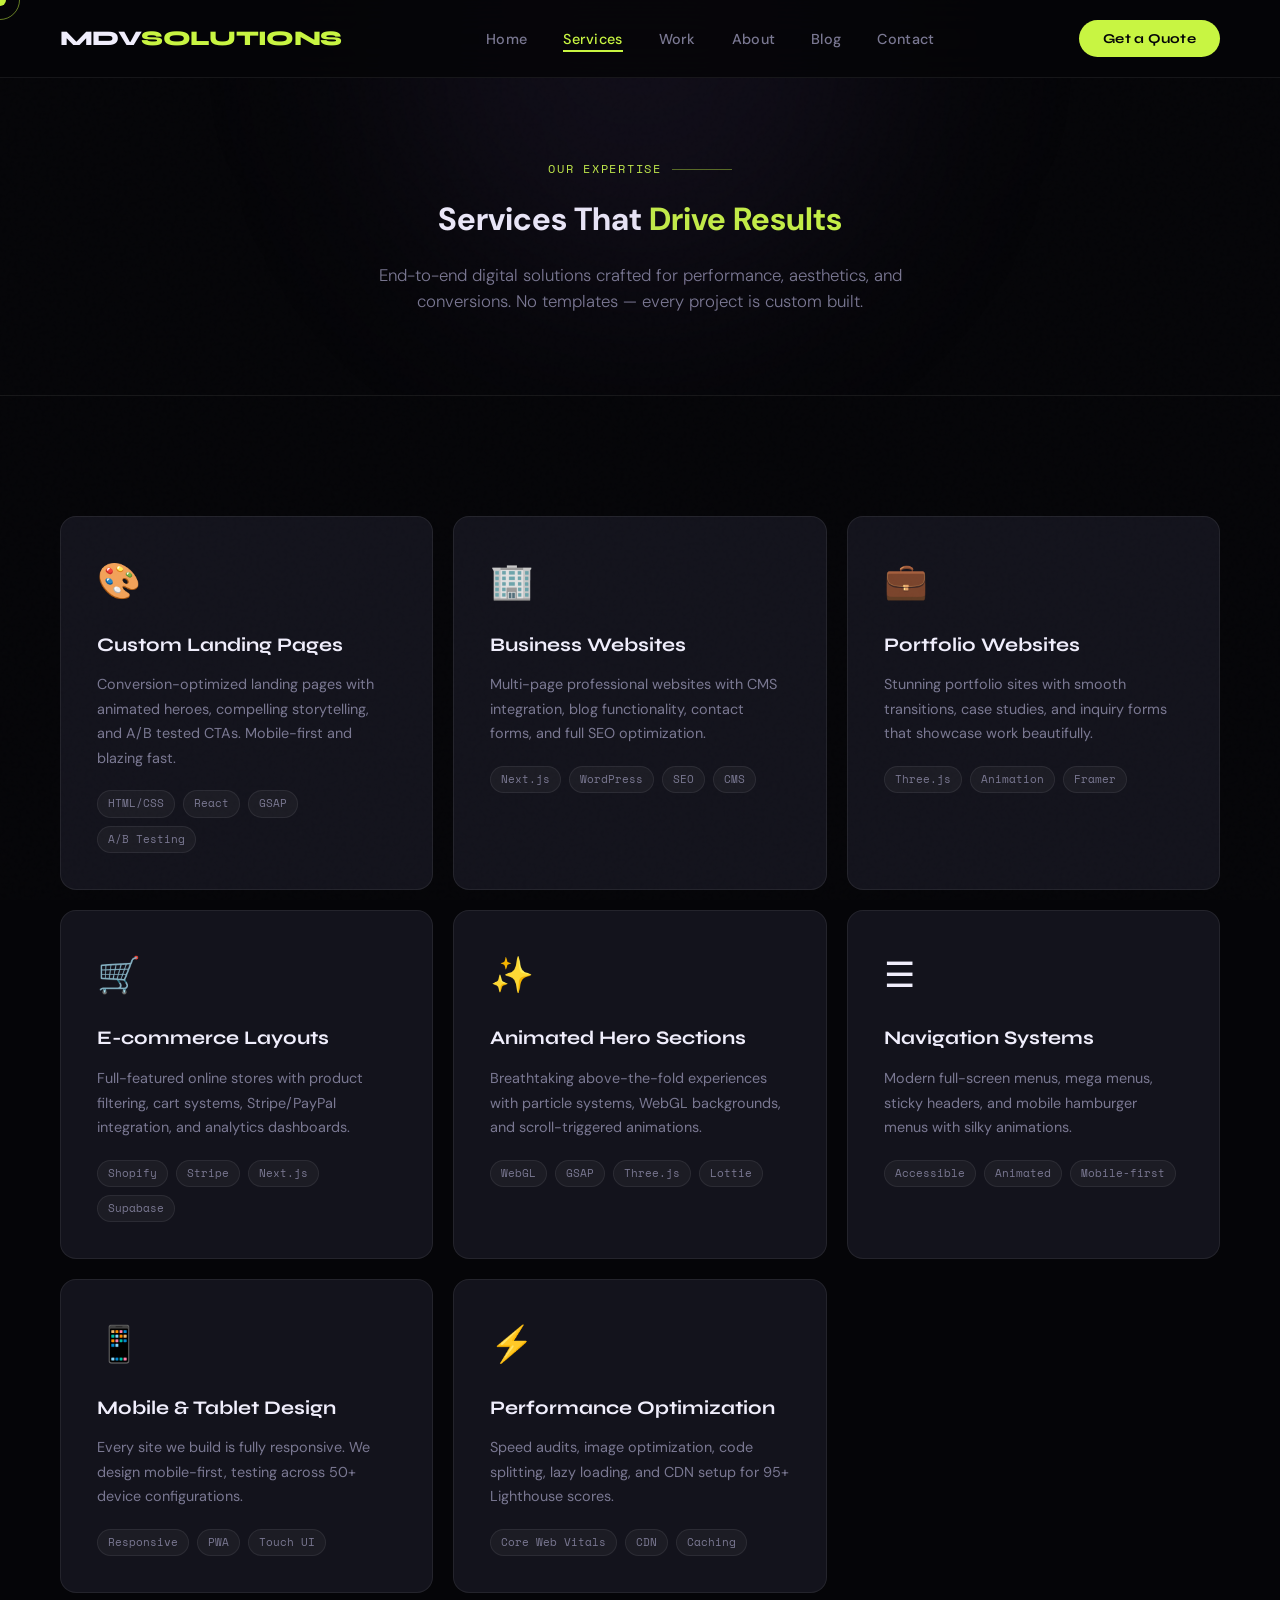
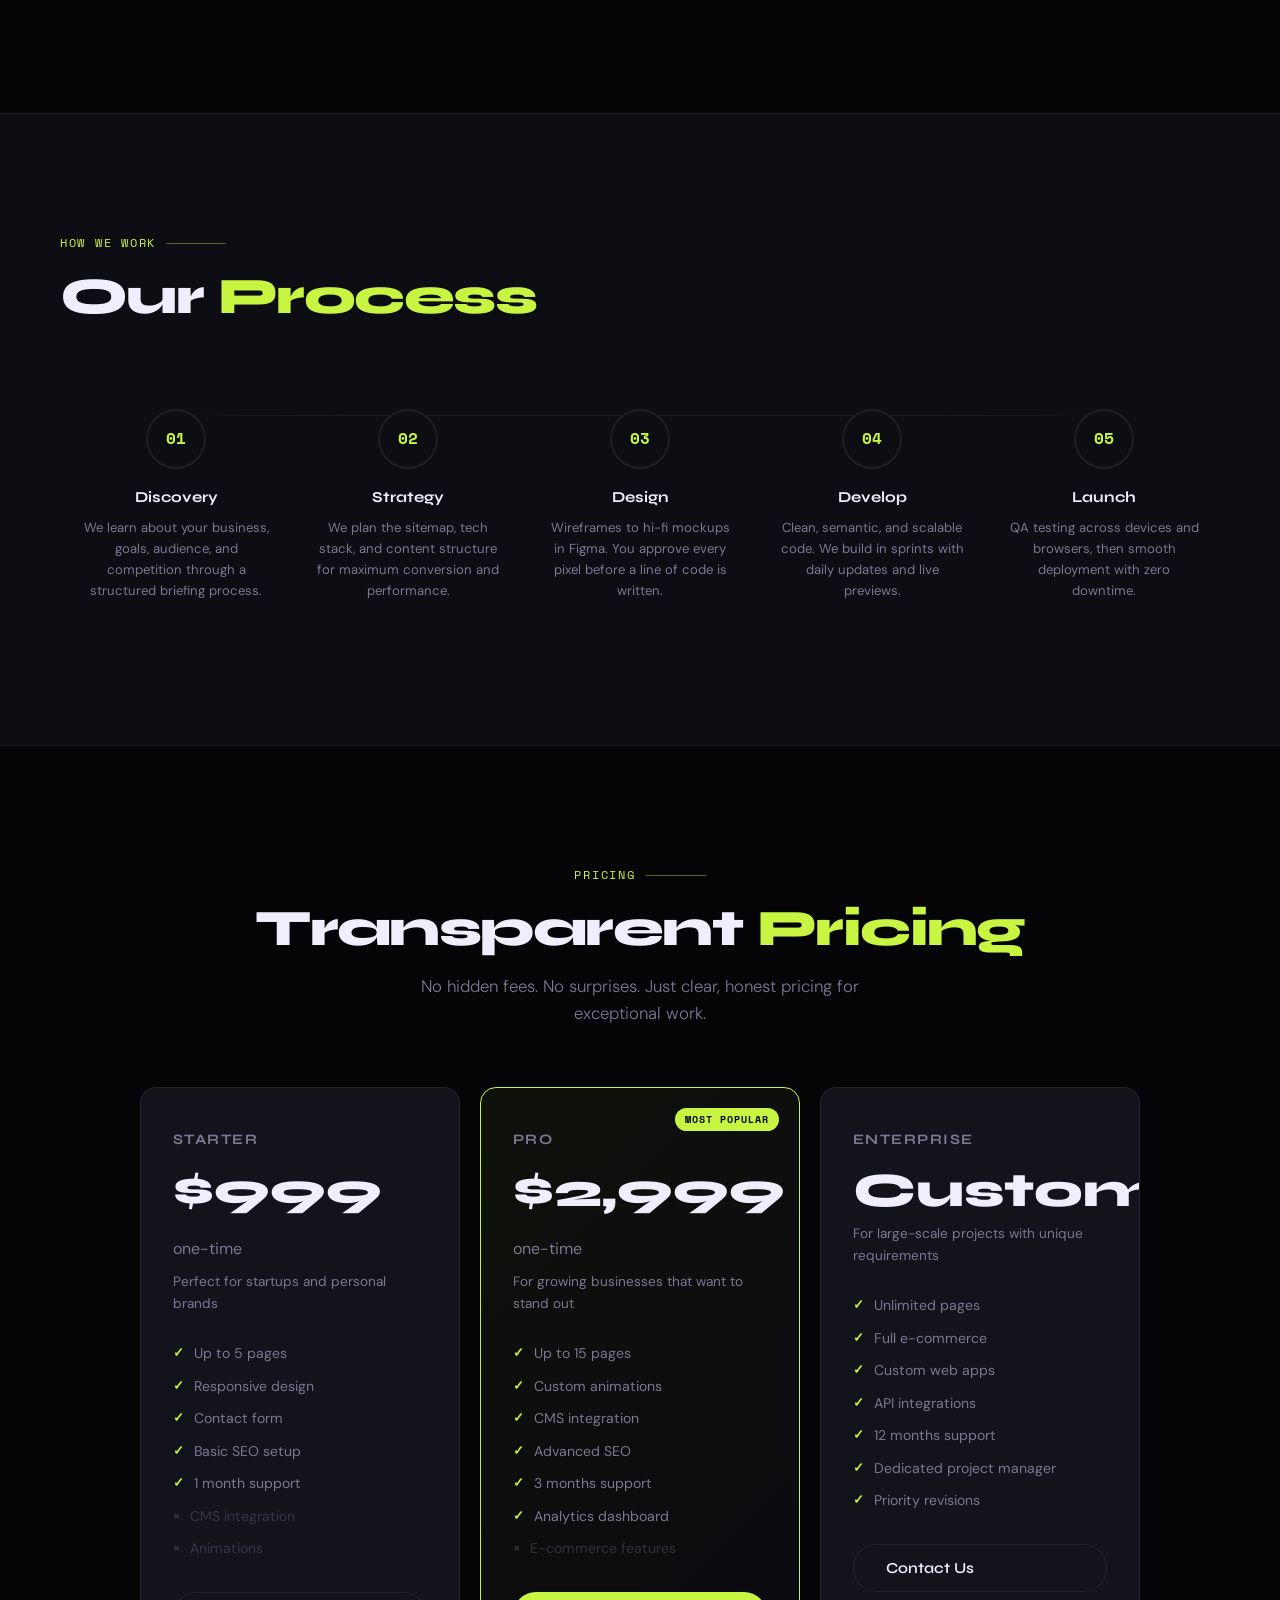
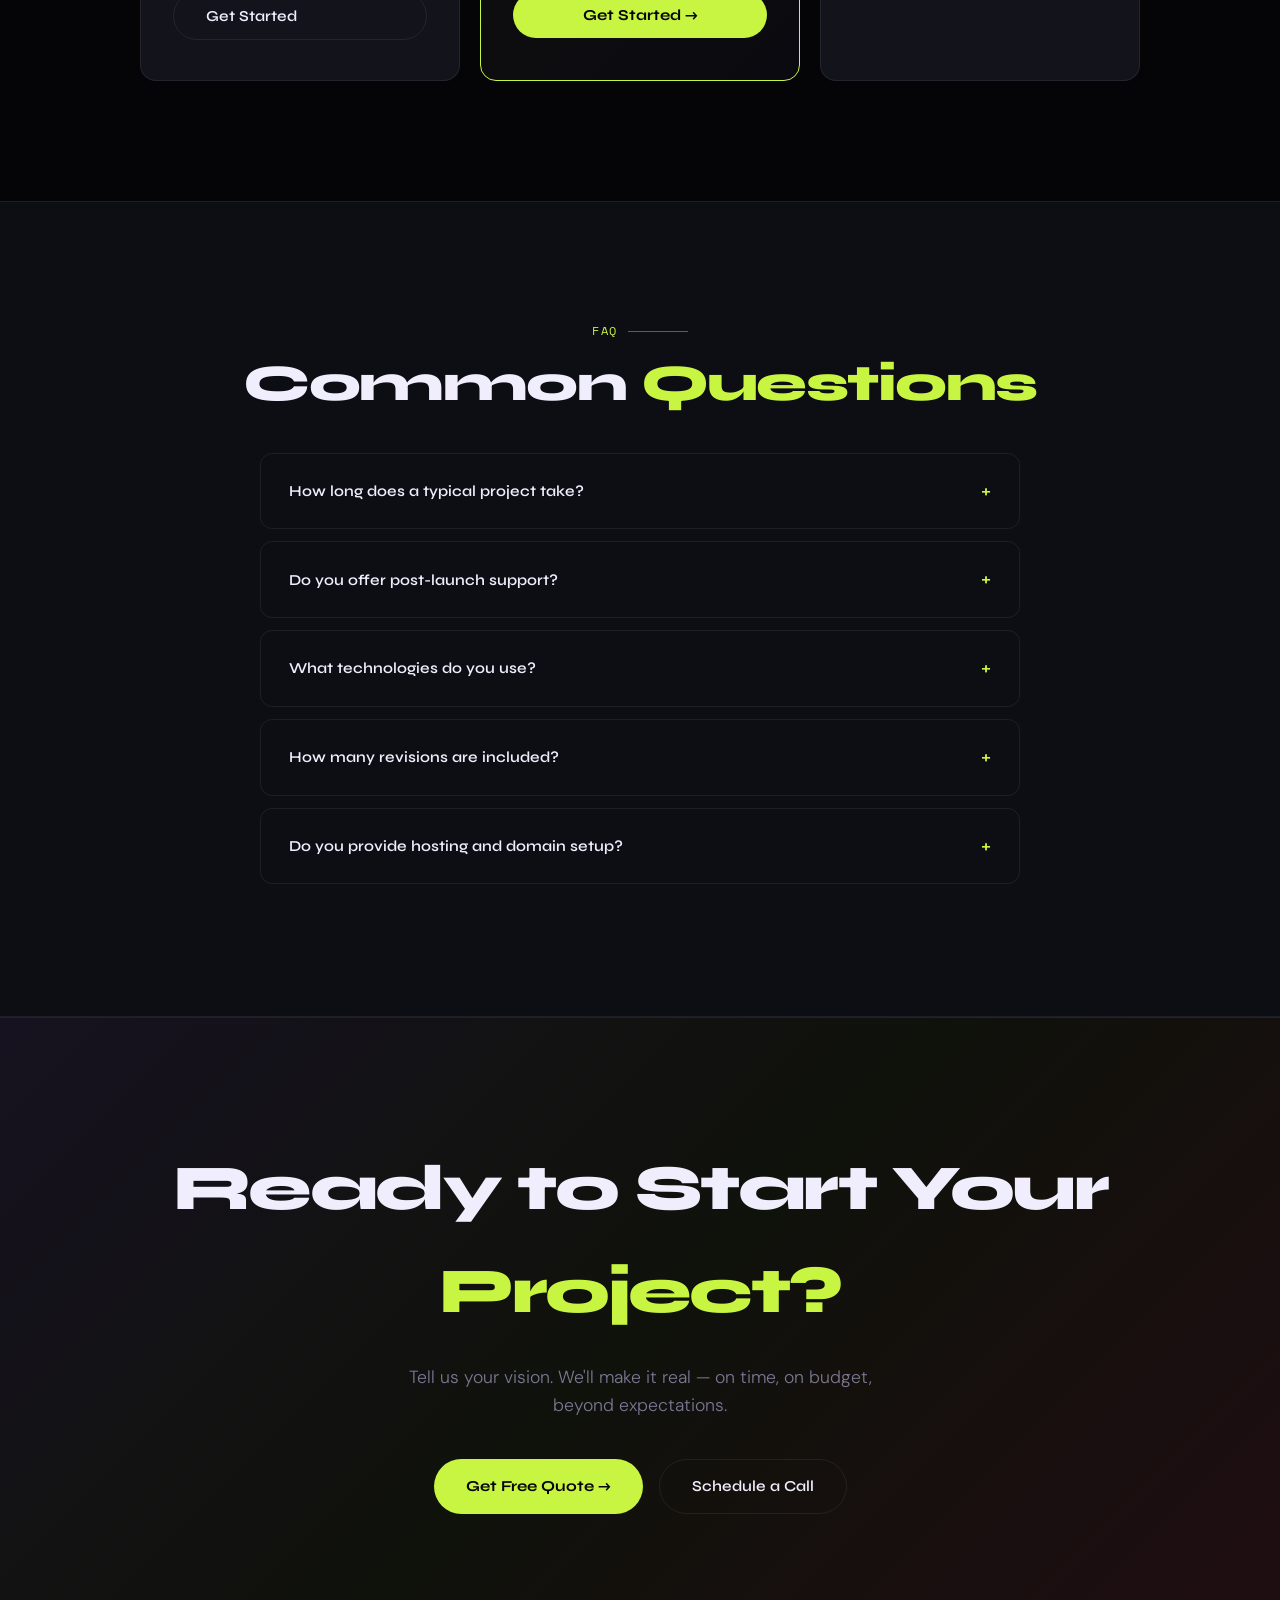
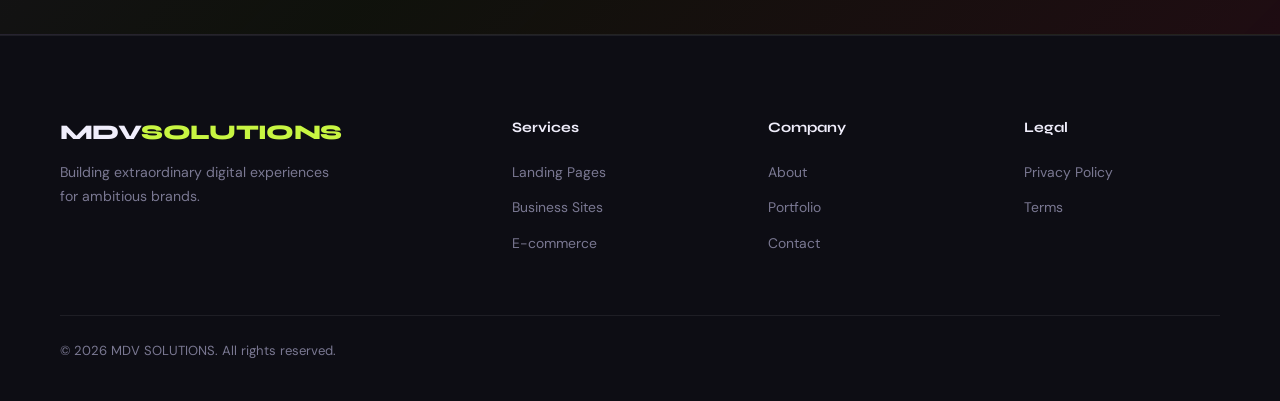
<file: pages/services.html>
<!DOCTYPE html>
<html lang="en">
<head>
<meta charset="UTF-8">
<meta name="viewport" content="width=device-width, initial-scale=1.0">
<title>Services — MDV SOLUTIONS</title>
<link rel="stylesheet" href="../css/style.css">
<link href="https://fonts.googleapis.com/css2?family=Syne:wght@400;600;700;800&family=DM+Sans:ital,wght@0,300;0,400;0,500;1,300&family=Space+Mono:wght@400;700&display=swap" rel="stylesheet">
</head>
<body>

<div id="cursor"></div><div id="cursor-ring"></div>
<div class="scroll-progress" id="scroll-progress"></div>
<div class="toast" id="toast"><div class="toast-icon" id="toast-icon">✅</div><div class="toast-text"><div class="toast-title" id="toast-title">Success!</div><div class="toast-msg" id="toast-msg"></div></div></div>

<!-- Quote Modal -->
<div class="modal-overlay" id="modal">
  <div class="modal">
    <div class="modal-header"><div class="modal-title">Get a Free Quote</div><button class="modal-close" onclick="closeModal()">✕</button></div>
    <div class="form-group"><label class="form-label">Your Name</label><input class="form-input" id="modal-name" type="text" placeholder="John Doe"></div>
    <div class="form-group"><label class="form-label">Email Address</label><input class="form-input" id="modal-email" type="email" placeholder="john@example.com"></div>
    <div class="form-group"><label class="form-label">Project Type</label><select class="form-select" id="modal-type"><option value="">Select a service</option><option>Landing Page</option><option>Business Website</option><option>E-commerce</option><option>Portfolio</option><option>Custom Project</option></select></div>
    <div class="form-group"><label class="form-label">Budget Range</label><select class="form-select" id="modal-budget"><option value="">Select budget</option><option>$500 – $1,500</option><option>$1,500 – $5,000</option><option>$5,000 – $15,000</option><option>$15,000+</option></select></div>
    <div class="form-group"><label class="form-label">Brief Description</label><textarea class="form-textarea" id="modal-desc" placeholder="Tell us about your project..."></textarea></div>
    <button class="btn-primary" style="width:100%;justify-content:center" onclick="submitQuote()">Send Request →</button>
  </div>
</div>

<div class="mobile-menu" id="mobile-menu">
  <a href="../index.html">Home</a><a href="services.html" class="current">Services</a>
  <a href="work.html">Work</a><a href="about.html">About</a>
  <a href="blog.html">Blog</a><a href="contact.html">Contact</a>
</div>

<nav id="navbar">
  <a class="logo" href="../index.html">MDV<span>SOLUTIONS</span></a>
  <ul class="nav-links">
    <li><a href="../index.html">Home</a></li>
    <li><a href="services.html" class="current">Services</a></li>
    <li><a href="work.html">Work</a></li>
    <li><a href="about.html">About</a></li>
    <li><a href="blog.html">Blog</a></li>
    <li><a href="contact.html">Contact</a></li>
  </ul>
  <button class="nav-cta" onclick="openModal()">Get a Quote</button>
  <div class="hamburger" id="hamburger" onclick="toggleMobileMenu()"><span></span><span></span><span></span></div>
</nav>

<div class="page-header">
  <div class="section-label" style="justify-content:center">Our Expertise</div>
  <h1 class="section-title">Services That <span class="accent">Drive Results</span></h1>
  <p class="section-desc" style="margin:16px auto 0;max-width:540px">End-to-end digital solutions crafted for performance, aesthetics, and conversions. No templates — every project is custom built.</p>
</div>

<!-- All Services -->
<section class="section">
  <div class="services-grid">
    <div class="service-card"><div class="service-icon">🎨</div><div class="service-name">Custom Landing Pages</div><div class="service-desc">Conversion-optimized landing pages with animated heroes, compelling storytelling, and A/B tested CTAs. Mobile-first and blazing fast.</div><div class="service-tags"><span class="tag">HTML/CSS</span><span class="tag">React</span><span class="tag">GSAP</span><span class="tag">A/B Testing</span></div></div>
    <div class="service-card"><div class="service-icon">🏢</div><div class="service-name">Business Websites</div><div class="service-desc">Multi-page professional websites with CMS integration, blog functionality, contact forms, and full SEO optimization.</div><div class="service-tags"><span class="tag">Next.js</span><span class="tag">WordPress</span><span class="tag">SEO</span><span class="tag">CMS</span></div></div>
    <div class="service-card"><div class="service-icon">💼</div><div class="service-name">Portfolio Websites</div><div class="service-desc">Stunning portfolio sites with smooth transitions, case studies, and inquiry forms that showcase work beautifully.</div><div class="service-tags"><span class="tag">Three.js</span><span class="tag">Animation</span><span class="tag">Framer</span></div></div>
    <div class="service-card"><div class="service-icon">🛒</div><div class="service-name">E-commerce Layouts</div><div class="service-desc">Full-featured online stores with product filtering, cart systems, Stripe/PayPal integration, and analytics dashboards.</div><div class="service-tags"><span class="tag">Shopify</span><span class="tag">Stripe</span><span class="tag">Next.js</span><span class="tag">Supabase</span></div></div>
    <div class="service-card"><div class="service-icon">✨</div><div class="service-name">Animated Hero Sections</div><div class="service-desc">Breathtaking above-the-fold experiences with particle systems, WebGL backgrounds, and scroll-triggered animations.</div><div class="service-tags"><span class="tag">WebGL</span><span class="tag">GSAP</span><span class="tag">Three.js</span><span class="tag">Lottie</span></div></div>
    <div class="service-card"><div class="service-icon">☰</div><div class="service-name">Navigation Systems</div><div class="service-desc">Modern full-screen menus, mega menus, sticky headers, and mobile hamburger menus with silky animations.</div><div class="service-tags"><span class="tag">Accessible</span><span class="tag">Animated</span><span class="tag">Mobile-first</span></div></div>
    <div class="service-card"><div class="service-icon">📱</div><div class="service-name">Mobile & Tablet Design</div><div class="service-desc">Every site we build is fully responsive. We design mobile-first, testing across 50+ device configurations.</div><div class="service-tags"><span class="tag">Responsive</span><span class="tag">PWA</span><span class="tag">Touch UI</span></div></div>
    <div class="service-card"><div class="service-icon">⚡</div><div class="service-name">Performance Optimization</div><div class="service-desc">Speed audits, image optimization, code splitting, lazy loading, and CDN setup for 95+ Lighthouse scores.</div><div class="service-tags"><span class="tag">Core Web Vitals</span><span class="tag">CDN</span><span class="tag">Caching</span></div></div>
  </div>
</section>

<!-- Process -->
<section class="section bg-alt">
  <div class="section-label">How We Work</div>
  <h2 class="section-title">Our <span class="accent">Process</span></h2>
  <div class="process-steps" style="margin-top:60px">
    <div class="process-step"><div class="step-num">01</div><div class="step-title">Discovery</div><div class="step-desc">We learn about your business, goals, audience, and competition through a structured briefing process.</div></div>
    <div class="process-step"><div class="step-num">02</div><div class="step-title">Strategy</div><div class="step-desc">We plan the sitemap, tech stack, and content structure for maximum conversion and performance.</div></div>
    <div class="process-step"><div class="step-num">03</div><div class="step-title">Design</div><div class="step-desc">Wireframes to hi-fi mockups in Figma. You approve every pixel before a line of code is written.</div></div>
    <div class="process-step"><div class="step-num">04</div><div class="step-title">Develop</div><div class="step-desc">Clean, semantic, and scalable code. We build in sprints with daily updates and live previews.</div></div>
    <div class="process-step"><div class="step-num">05</div><div class="step-title">Launch</div><div class="step-desc">QA testing across devices and browsers, then smooth deployment with zero downtime.</div></div>
  </div>
</section>

<!-- Pricing -->
<section class="section">
  <div class="section-label center" style="justify-content:center">Pricing</div>
  <h2 class="section-title" style="text-align:center">Transparent <span class="accent">Pricing</span></h2>
  <p class="section-desc" style="text-align:center;margin:0 auto 60px">No hidden fees. No surprises. Just clear, honest pricing for exceptional work.</p>
  <div class="pricing-grid">
    <div class="pricing-card">
      <div class="plan-name">Starter</div>
      <div class="plan-price">$999 <span>one-time</span></div>
      <div class="plan-desc">Perfect for startups and personal brands</div>
      <ul class="plan-features">
        <li>Up to 5 pages</li><li>Responsive design</li><li>Contact form</li>
        <li>Basic SEO setup</li><li>1 month support</li>
        <li class="disabled">CMS integration</li><li class="disabled">Animations</li>
      </ul>
      <button class="btn-outline" style="width:100%" onclick="openModal()">Get Started</button>
    </div>
    <div class="pricing-card featured">
      <div class="plan-name">Pro</div>
      <div class="plan-price">$2,999 <span>one-time</span></div>
      <div class="plan-desc">For growing businesses that want to stand out</div>
      <ul class="plan-features">
        <li>Up to 15 pages</li><li>Custom animations</li><li>CMS integration</li>
        <li>Advanced SEO</li><li>3 months support</li><li>Analytics dashboard</li>
        <li class="disabled">E-commerce features</li>
      </ul>
      <button class="btn-primary" style="width:100%;justify-content:center" onclick="openModal()">Get Started →</button>
    </div>
    <div class="pricing-card">
      <div class="plan-name">Enterprise</div>
      <div class="plan-price">Custom</div>
      <div class="plan-desc">For large-scale projects with unique requirements</div>
      <ul class="plan-features">
        <li>Unlimited pages</li><li>Full e-commerce</li><li>Custom web apps</li>
        <li>API integrations</li><li>12 months support</li>
        <li>Dedicated project manager</li><li>Priority revisions</li>
      </ul>
      <button class="btn-outline" style="width:100%" onclick="location.href='contact.html'">Contact Us</button>
    </div>
  </div>
</section>

<!-- FAQ -->
<section class="section bg-alt">
  <div class="section-label" style="justify-content:center">FAQ</div>
  <h2 class="section-title" style="text-align:center">Common <span class="accent">Questions</span></h2>
  <div class="faq-list" style="margin-top:40px">
    <div class="faq-item"><div class="faq-q" onclick="toggleFaq(this)">How long does a typical project take? <span class="faq-icon">+</span></div><div class="faq-a"><div class="faq-a-inner">A landing page typically takes 1–2 weeks, a full business website 3–6 weeks, and e-commerce projects 6–10 weeks. Timeline depends on complexity, content readiness, and revision rounds. We'll give you a precise timeline during discovery.</div></div></div>
    <div class="faq-item"><div class="faq-q" onclick="toggleFaq(this)">Do you offer post-launch support? <span class="faq-icon">+</span></div><div class="faq-a"><div class="faq-a-inner">Yes! Every plan includes post-launch support. Starter comes with 1 month, Pro with 3 months, and Enterprise with 12 months. We also offer monthly maintenance retainers for ongoing updates.</div></div></div>
    <div class="faq-item"><div class="faq-q" onclick="toggleFaq(this)">What technologies do you use? <span class="faq-icon">+</span></div><div class="faq-a"><div class="faq-a-inner">We use modern, battle-tested technologies: React/Next.js for web apps, HTML/CSS/JS for simpler sites, Node.js for backends, Supabase or PostgreSQL for databases, and Stripe for payments.</div></div></div>
    <div class="faq-item"><div class="faq-q" onclick="toggleFaq(this)">How many revisions are included? <span class="faq-icon">+</span></div><div class="faq-a"><div class="faq-a-inner">Starter includes 2 revision rounds, Pro includes 4, and Enterprise is unlimited. We structure revisions after the design phase so you have full control before development begins.</div></div></div>
    <div class="faq-item"><div class="faq-q" onclick="toggleFaq(this)">Do you provide hosting and domain setup? <span class="faq-icon">+</span></div><div class="faq-a"><div class="faq-a-inner">We assist with hosting setup on Vercel, Netlify, or AWS, and can manage DNS/domain configuration. The hosting account remains yours to control and pay for directly.</div></div></div>
  </div>
</section>

<div class="cta-section">
  <h2>Ready to Start Your <span class="accent">Project?</span></h2>
  <p>Tell us your vision. We'll make it real — on time, on budget, beyond expectations.</p>
  <div style="display:flex;gap:16px;justify-content:center;flex-wrap:wrap">
    <button class="btn-primary" onclick="openModal()">Get Free Quote →</button>
    <a href="contact.html" class="btn-outline">Schedule a Call</a>
  </div>
</div>

<footer>
  <div class="footer-grid">
    <div class="footer-brand"><a class="logo" href="../index.html">MDV<span>SOLUTIONS</span></a><p>Building extraordinary digital experiences for ambitious brands.</p></div>
    <div class="footer-col"><h4>Services</h4><ul class="footer-links"><li><a href="services.html">Landing Pages</a></li><li><a href="services.html">Business Sites</a></li><li><a href="services.html">E-commerce</a></li></ul></div>
    <div class="footer-col"><h4>Company</h4><ul class="footer-links"><li><a href="about.html">About</a></li><li><a href="work.html">Portfolio</a></li><li><a href="contact.html">Contact</a></li></ul></div>
    <div class="footer-col"><h4>Legal</h4><ul class="footer-links"><li><a href="privacy.html">Privacy Policy</a></li><li><a href="terms.html">Terms</a></li></ul></div>
  </div>
  <div class="footer-bottom"><p>© 2026 MDV SOLUTIONS. All rights reserved.</p></div>
</footer>

<script src="../js/main.js"></script>
</body>
</html>
</file>
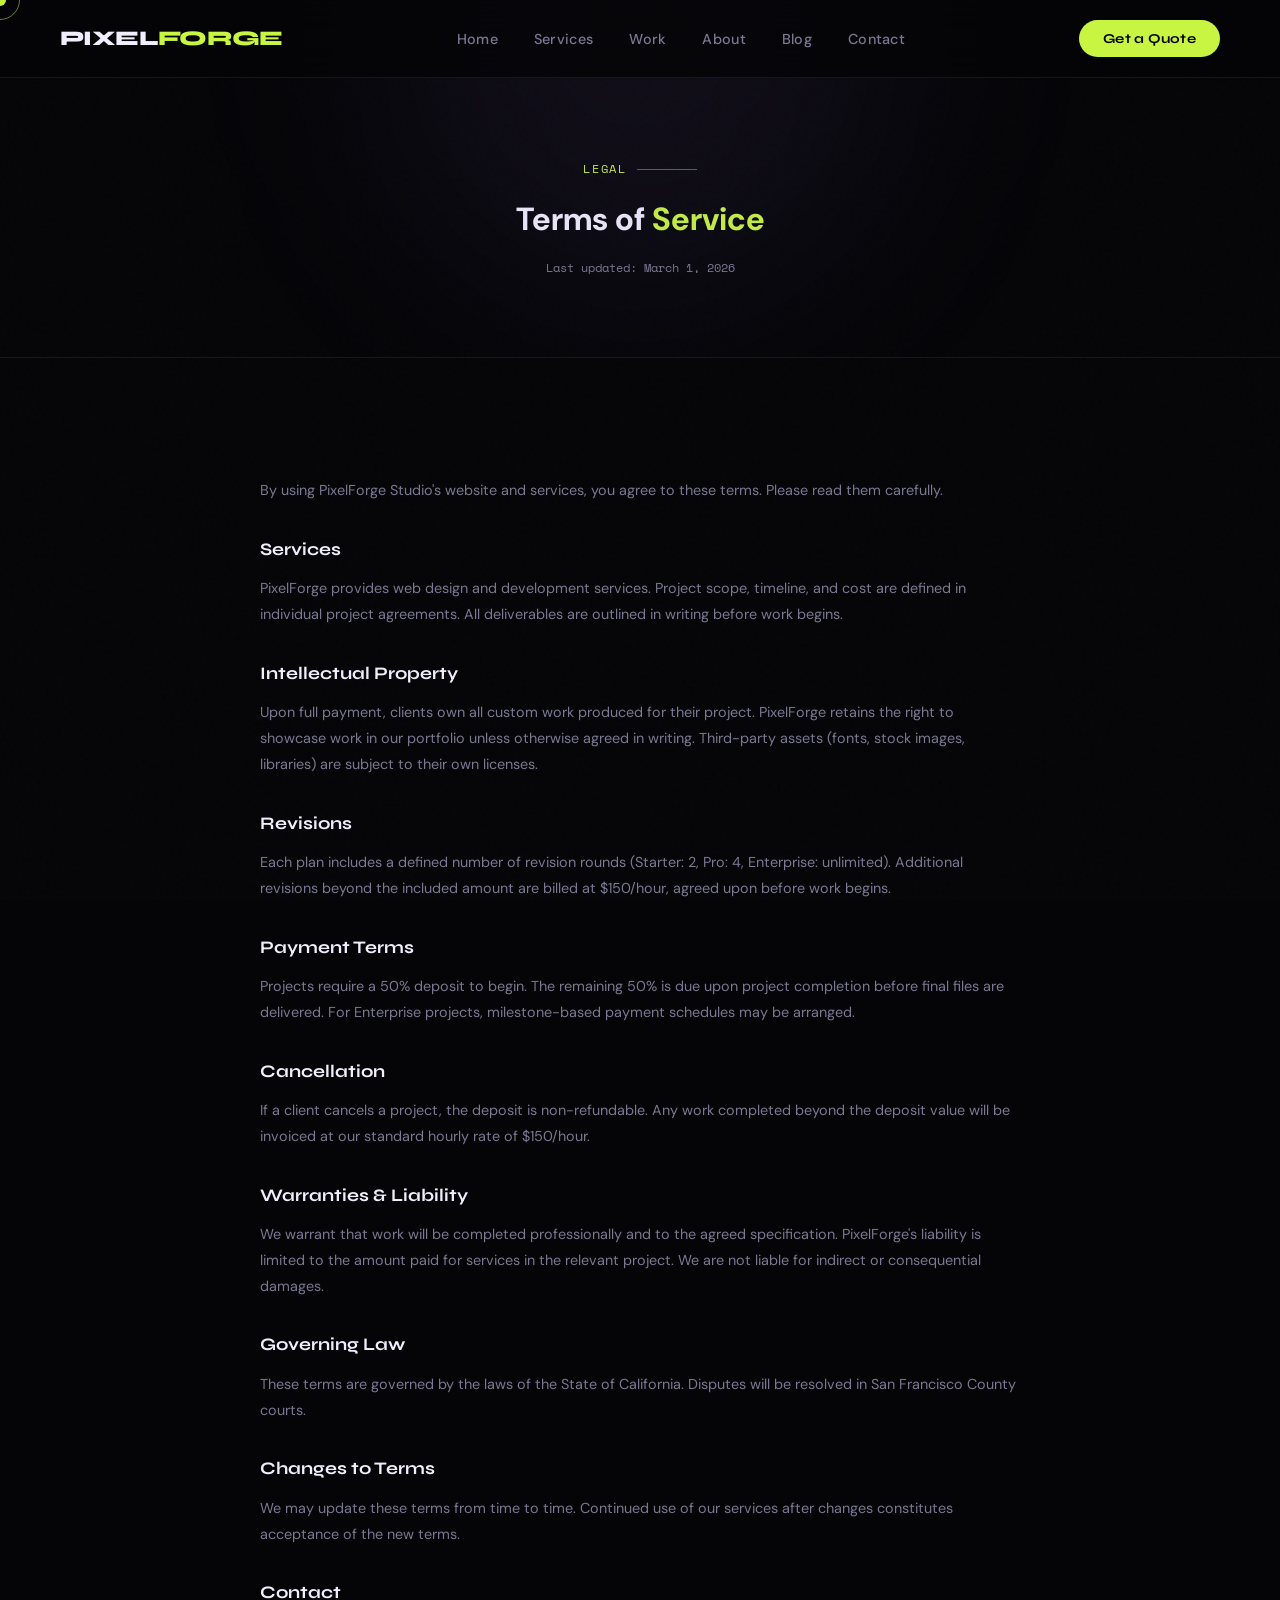
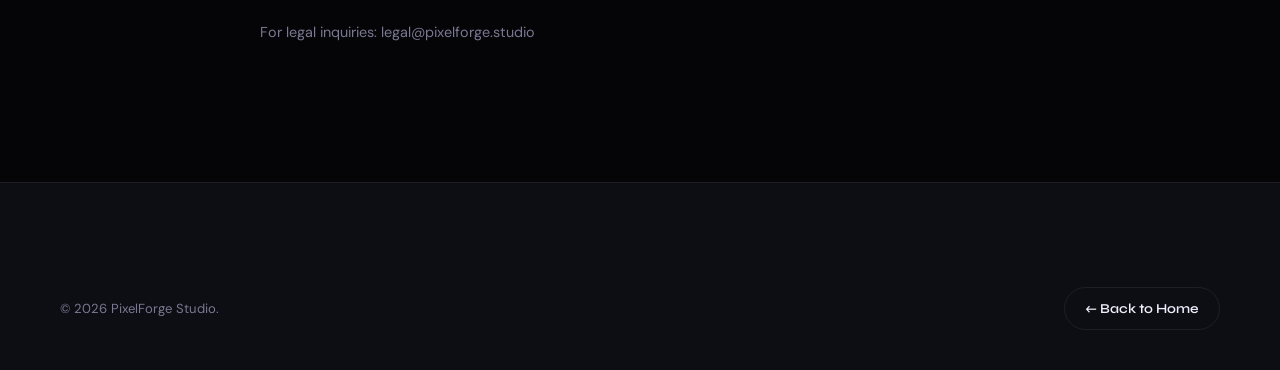
<file: pages/terms.html>
<!DOCTYPE html>
<html lang="en">
<head>
<meta charset="UTF-8"><meta name="viewport" content="width=device-width, initial-scale=1.0">
<title>Terms of Service — MDV SOLUTIONS</title>
<link rel="stylesheet" href="../css/style.css">
<link href="https://fonts.googleapis.com/css2?family=Syne:wght@400;600;700;800&family=DM+Sans:ital,wght@0,300;0,400;0,500;1,300&family=Space+Mono:wght@400;700&display=swap" rel="stylesheet">
<style>.legal-body{max-width:760px;margin:0 auto}.legal-body h3{font-family:var(--font-head);font-size:1.1rem;font-weight:700;margin:32px 0 12px;color:var(--text)}.legal-body p{color:var(--muted);font-size:0.9rem;line-height:1.8;margin-bottom:16px}</style>
</head>
<body>
<div id="cursor"></div><div id="cursor-ring"></div>
<div class="scroll-progress" id="scroll-progress"></div>
<div class="toast" id="toast"><div class="toast-icon" id="toast-icon">✅</div><div class="toast-text"><div class="toast-title" id="toast-title">Done!</div><div class="toast-msg" id="toast-msg"></div></div></div>
<div class="modal-overlay" id="modal">
  <div class="modal">
    <div class="modal-header"><div class="modal-title">Get a Quote</div><button class="modal-close" onclick="closeModal()">✕</button></div>
    <div class="form-group"><label class="form-label">Name</label><input class="form-input" id="modal-name" type="text" placeholder=""></div>
    <div class="form-group"><label class="form-label">Email</label><input class="form-input" id="modal-email" type="email" placeholder=""></div>
    <div class="form-group"><label class="form-label">Project</label><select class="form-select" id="modal-type"><option value="">Select</option><option>Landing Page</option><option>Business Website</option><option>E-commerce</option></select></div>
    <div class="form-group"><label class="form-label">Budget</label><select class="form-select" id="modal-budget"><option value="">Select</option><option>$500–$1,500</option><option>$1,500–$5,000</option><option>$5,000+</option></select></div>
    <div class="form-group"><label class="form-label">Notes</label><textarea class="form-textarea" id="modal-desc" placeholder="Brief description..."></textarea></div>
    <button class="btn-primary" style="width:100%;justify-content:center" onclick="submitQuote()">Send →</button>
  </div>
</div>
<div class="mobile-menu" id="mobile-menu">
  <a href="../index.html">Home</a><a href="services.html">Services</a><a href="work.html">Work</a><a href="about.html">About</a><a href="blog.html">Blog</a><a href="contact.html">Contact</a>
</div>
<nav id="navbar">
  <a class="logo" href="../index.html">PIXEL<span>FORGE</span></a>
  <ul class="nav-links">
    <li><a href="../index.html">Home</a></li><li><a href="services.html">Services</a></li>
    <li><a href="work.html">Work</a></li><li><a href="about.html">About</a></li>
    <li><a href="blog.html">Blog</a></li><li><a href="contact.html">Contact</a></li>
  </ul>
  <button class="nav-cta" onclick="openModal()">Get a Quote</button>
  <div class="hamburger" id="hamburger" onclick="toggleMobileMenu()"><span></span><span></span><span></span></div>
</nav>
<div class="page-header">
  <div class="section-label" style="justify-content:center">Legal</div>
  <h1 class="section-title">Terms of <span class="accent">Service</span></h1>
  <p style="font-family:var(--font-mono);font-size:0.75rem;color:var(--muted);margin-top:12px">Last updated: March 1, 2026</p>
</div>
<section class="section">
  <div class="legal-body">
    <p>By using PixelForge Studio's website and services, you agree to these terms. Please read them carefully.</p>
    <h3>Services</h3>
    <p>PixelForge provides web design and development services. Project scope, timeline, and cost are defined in individual project agreements. All deliverables are outlined in writing before work begins.</p>
    <h3>Intellectual Property</h3>
    <p>Upon full payment, clients own all custom work produced for their project. PixelForge retains the right to showcase work in our portfolio unless otherwise agreed in writing. Third-party assets (fonts, stock images, libraries) are subject to their own licenses.</p>
    <h3>Revisions</h3>
    <p>Each plan includes a defined number of revision rounds (Starter: 2, Pro: 4, Enterprise: unlimited). Additional revisions beyond the included amount are billed at $150/hour, agreed upon before work begins.</p>
    <h3>Payment Terms</h3>
    <p>Projects require a 50% deposit to begin. The remaining 50% is due upon project completion before final files are delivered. For Enterprise projects, milestone-based payment schedules may be arranged.</p>
    <h3>Cancellation</h3>
    <p>If a client cancels a project, the deposit is non-refundable. Any work completed beyond the deposit value will be invoiced at our standard hourly rate of $150/hour.</p>
    <h3>Warranties & Liability</h3>
    <p>We warrant that work will be completed professionally and to the agreed specification. PixelForge's liability is limited to the amount paid for services in the relevant project. We are not liable for indirect or consequential damages.</p>
    <h3>Governing Law</h3>
    <p>These terms are governed by the laws of the State of California. Disputes will be resolved in San Francisco County courts.</p>
    <h3>Changes to Terms</h3>
    <p>We may update these terms from time to time. Continued use of our services after changes constitutes acceptance of the new terms.</p>
    <h3>Contact</h3>
    <p>For legal inquiries: legal@pixelforge.studio</p>
  </div>
</section>
<footer>
  <div class="footer-bottom" style="border:none">
    <p>© 2026 PixelForge Studio.</p>
    <a href="../index.html" class="btn-outline" style="font-size:0.85rem;padding:10px 20px">← Back to Home</a>
  </div>
</footer>
<script src="../js/main.js"></script>
</body>
</html>
</file>
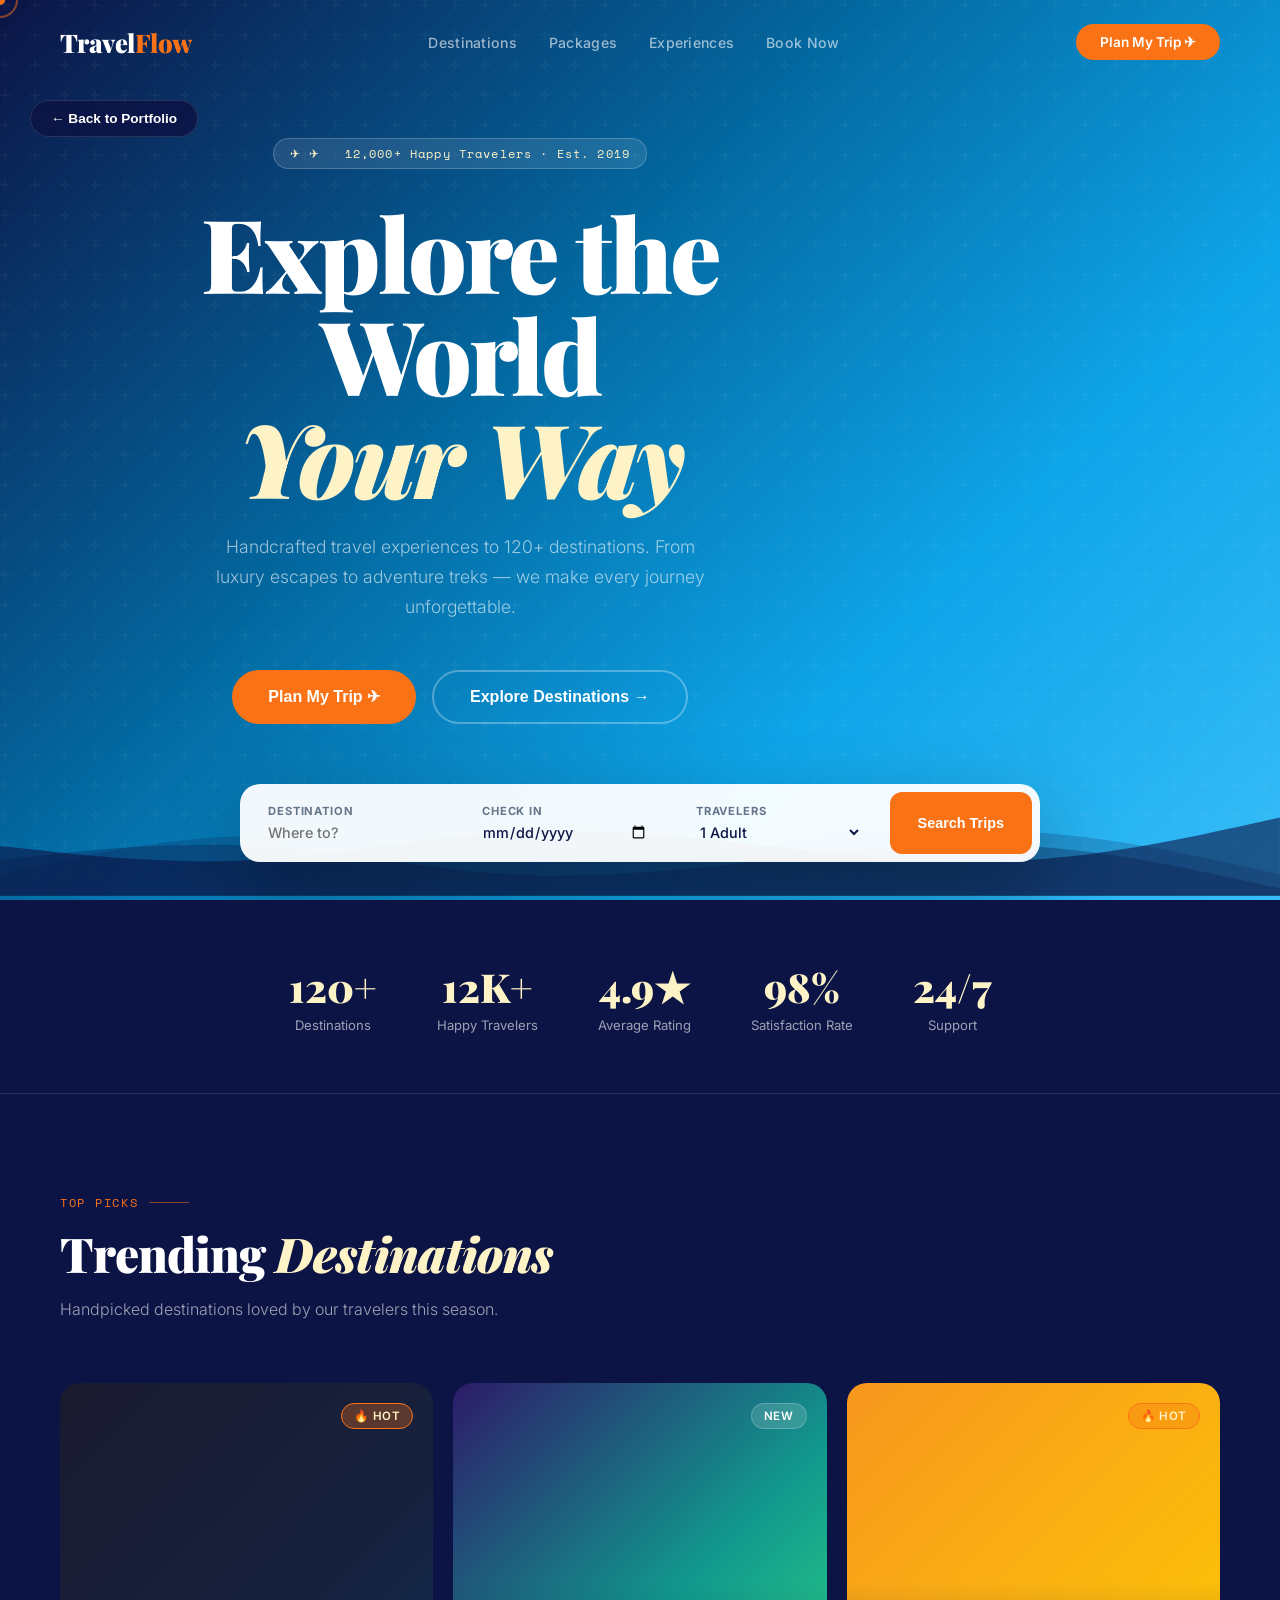
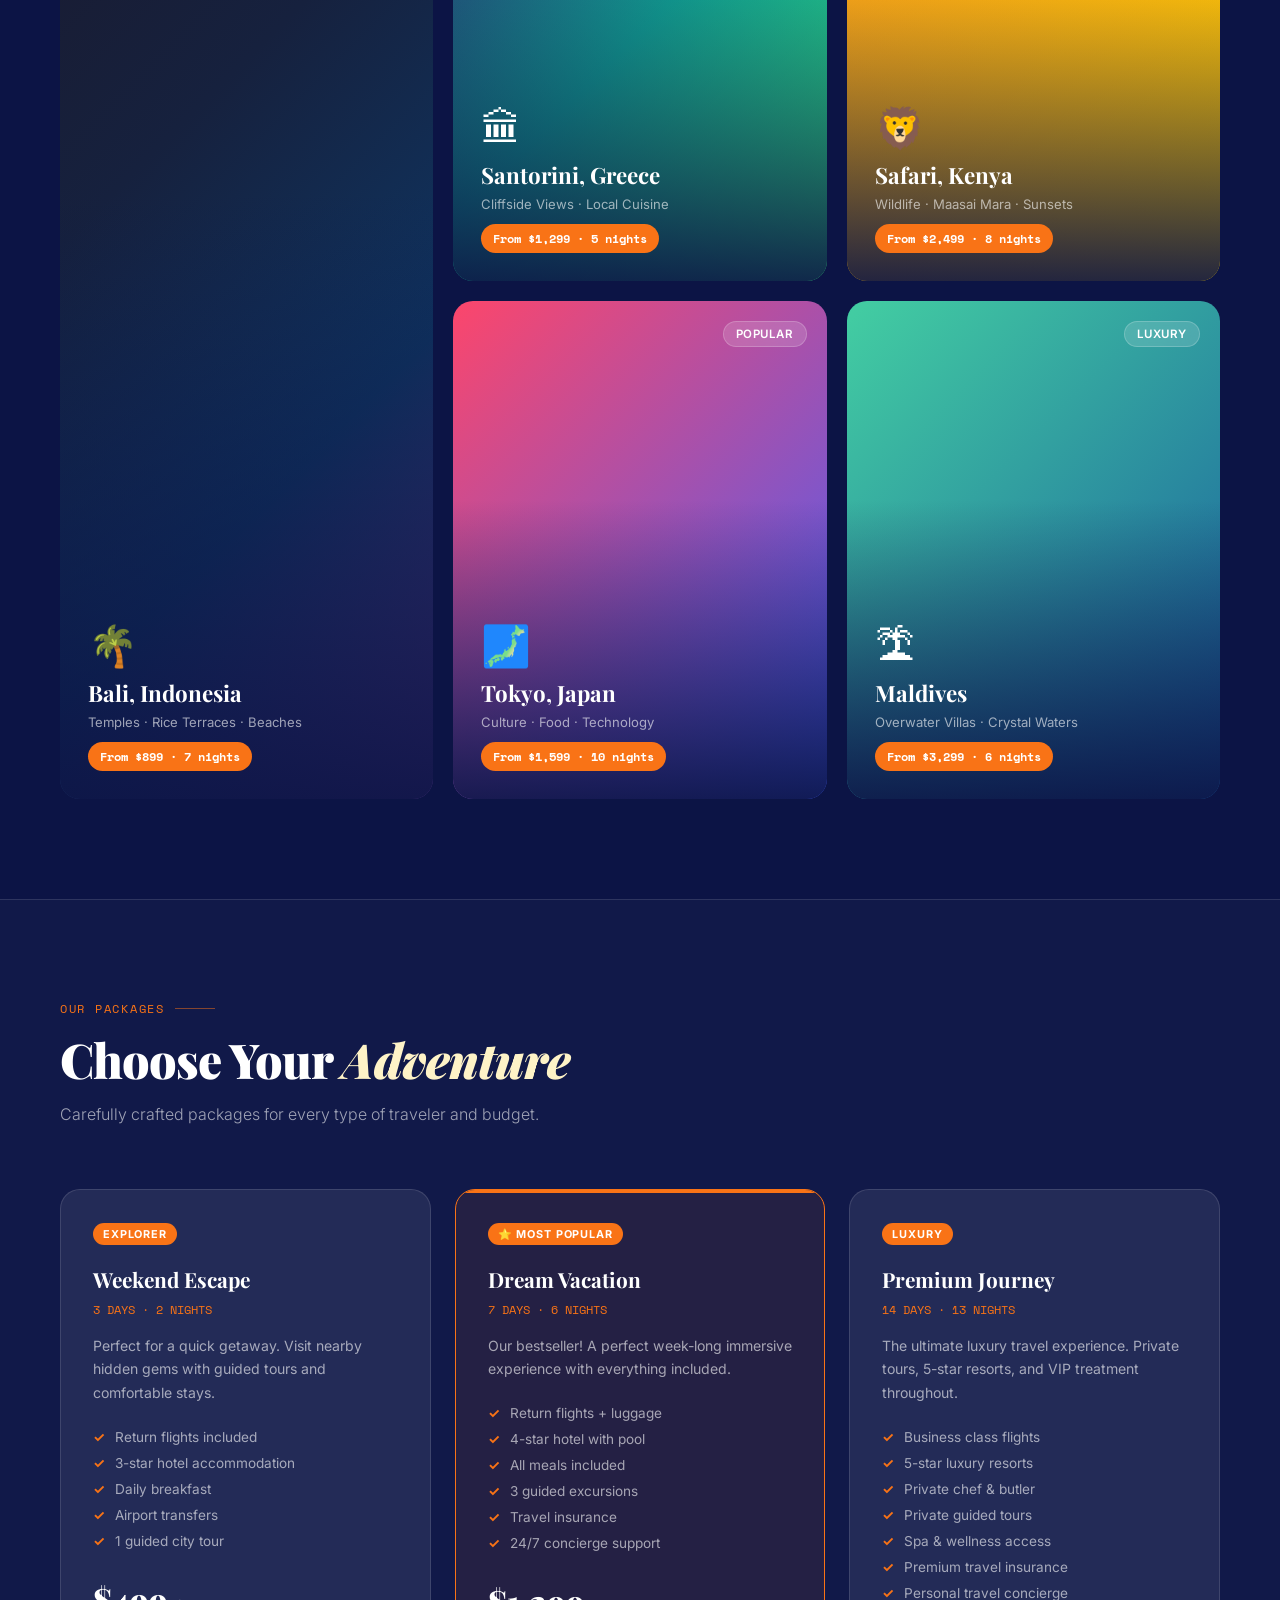
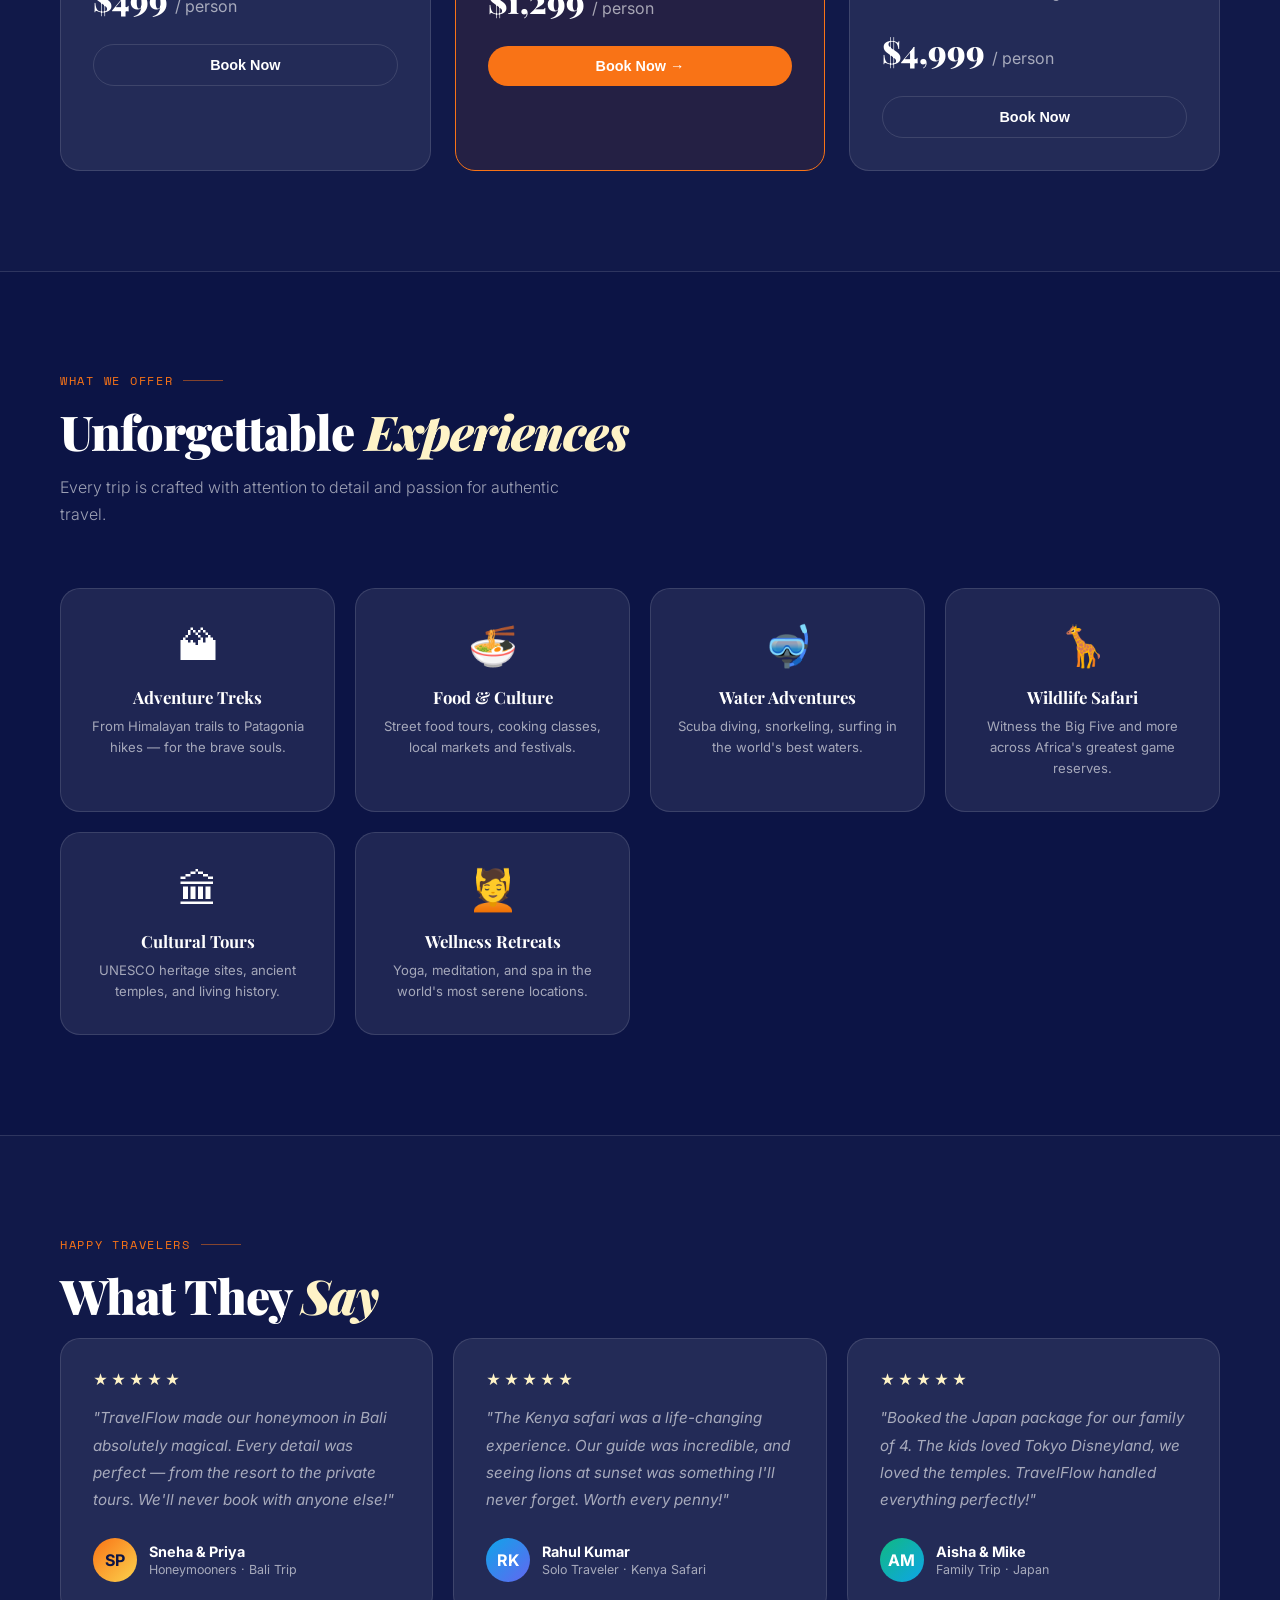
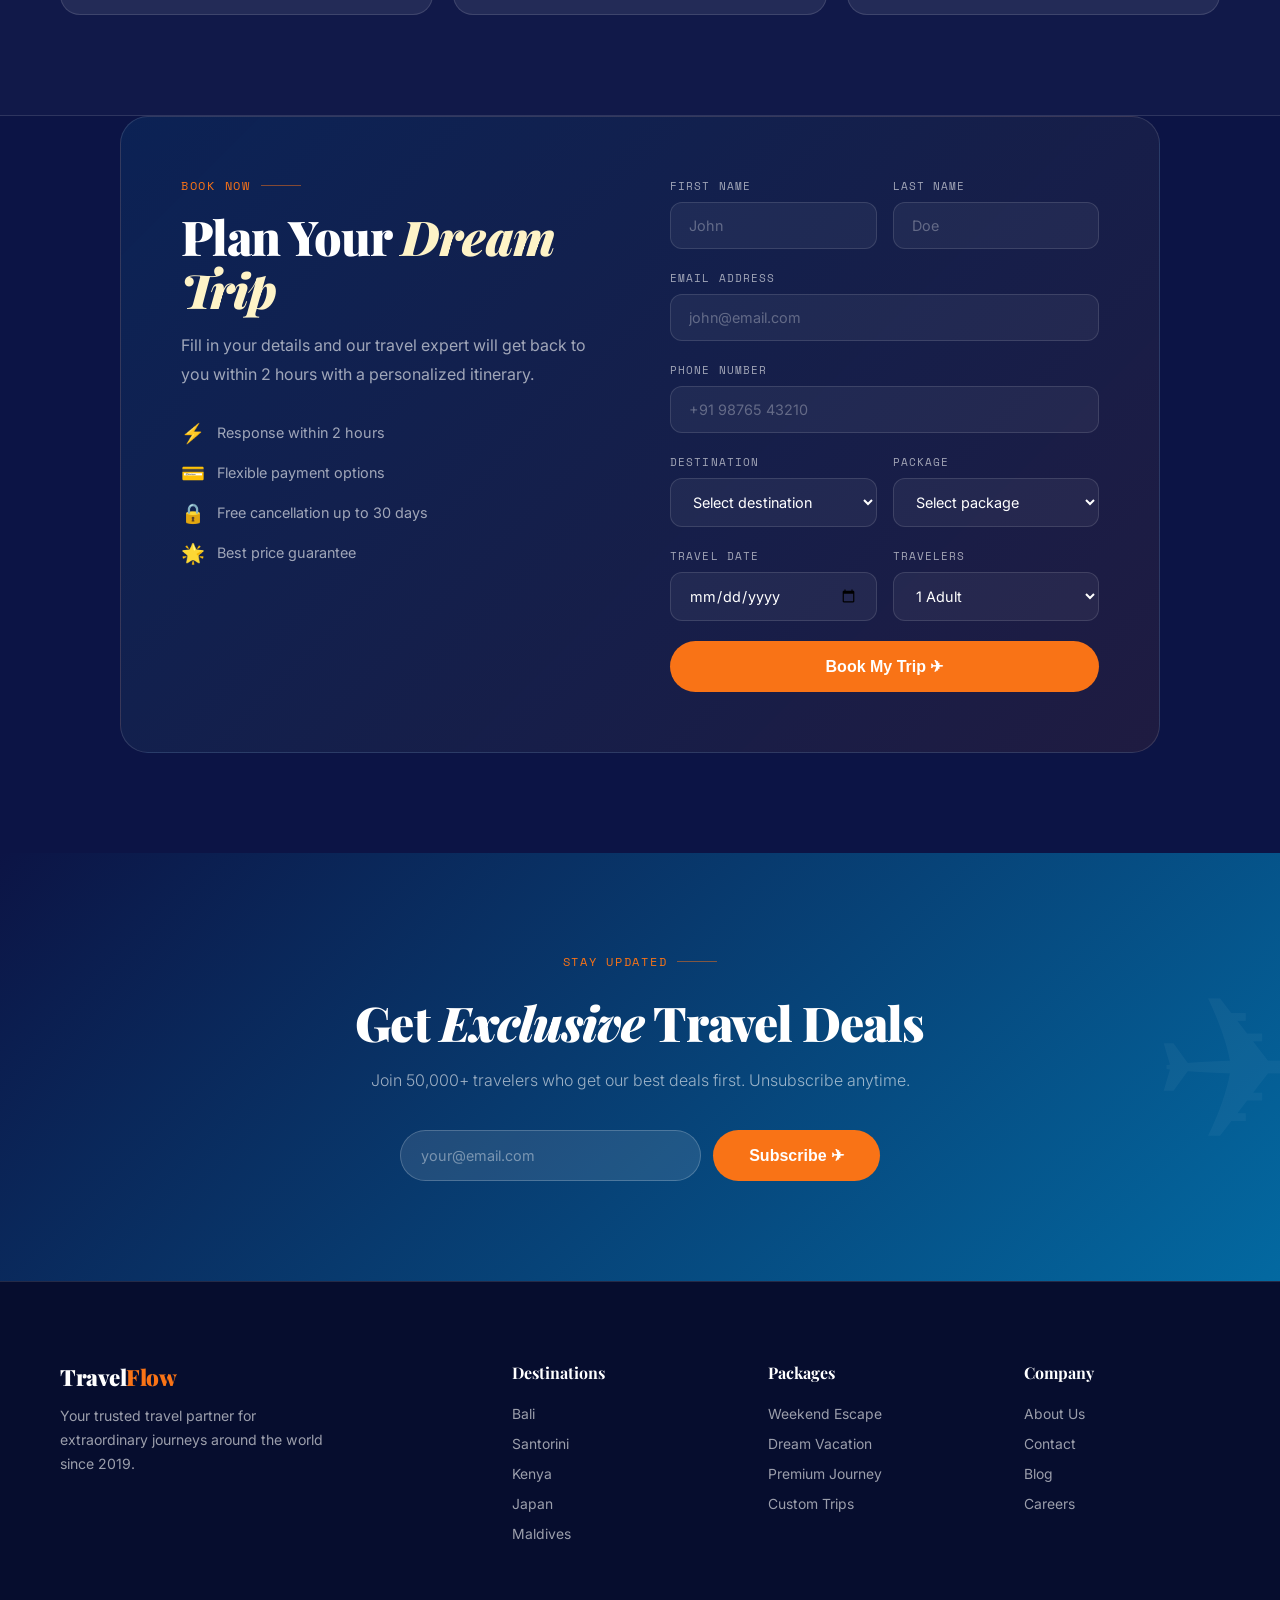
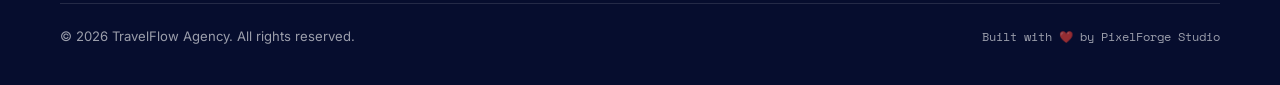
<file: pages/travelflow.html>
<!DOCTYPE html>
<html lang="en">
<head>
<meta charset="UTF-8">
<meta name="viewport" content="width=device-width, initial-scale=1.0">
<title>TravelFlow — Discover Your Next Adventure</title>
<link href="https://fonts.googleapis.com/css2?family=Playfair+Display:ital,wght@0,400;0,700;0,900;1,400;1,700&family=Inter:wght@300;400;500;600&family=Space+Mono:wght@400;700&display=swap" rel="stylesheet">
<style>
:root {
  --sky: #0ea5e9;
  --ocean: #0369a1;
  --sand: #fef3c7;
  --coral: #f97316;
  --coral2: #fb923c;
  --deep: #0c1445;
  --white: #ffffff;
  --muted: rgba(255,255,255,0.6);
  --card-bg: rgba(255,255,255,0.08);
  --border: rgba(255,255,255,0.12);
  --radius: 20px;
}

*,*::before,*::after{box-sizing:border-box;margin:0;padding:0}
html{scroll-behavior:smooth}
body{
  background: var(--deep);
  color: var(--white);
  font-family: 'Inter', sans-serif;
  overflow-x: hidden;
  cursor: none;
}
a{text-decoration:none;color:inherit}

/* CURSOR */
#cur{width:10px;height:10px;background:var(--coral);border-radius:50%;position:fixed;top:0;left:0;pointer-events:none;z-index:9999;transition:transform 0.1s}
#cur-ring{width:36px;height:36px;border:2px solid rgba(249,115,22,0.5);border-radius:50%;position:fixed;top:0;left:0;pointer-events:none;z-index:9998;transition:all 0.15s ease}

/* SCROLL PROGRESS */
.scroll-bar{position:fixed;top:0;left:0;height:3px;background:linear-gradient(90deg,var(--coral),var(--sky));z-index:600;width:0;transition:width 0.1s}

/* NAV */
nav{
  position:fixed;top:0;left:0;right:0;z-index:500;
  padding:24px 60px;
  display:flex;align-items:center;justify-content:space-between;
  background:transparent;transition:all 0.4s ease;
}
nav.scrolled{background:rgba(12,20,69,0.95);backdrop-filter:blur(20px);padding:16px 60px;border-bottom:1px solid var(--border)}
.nav-logo{font-family:'Playfair Display',serif;font-size:1.6rem;font-weight:900;letter-spacing:-0.02em}
.nav-logo span{color:var(--coral)}
.nav-links{display:flex;gap:32px;list-style:none}
.nav-links a{font-size:0.88rem;font-weight:500;color:var(--muted);transition:color 0.3s;letter-spacing:0.02em}
.nav-links a:hover{color:var(--white)}
.nav-btn{background:var(--coral);color:white;border:none;padding:10px 24px;border-radius:100px;font-family:'Inter',sans-serif;font-weight:600;font-size:0.85rem;cursor:pointer;transition:all 0.3s}
.nav-btn:hover{background:var(--coral2);transform:translateY(-2px);box-shadow:0 8px 25px rgba(249,115,22,0.4)}

/* HERO */
.hero{
  min-height:100vh;position:relative;overflow:hidden;
  display:flex;align-items:center;justify-content:center;
}
.hero-bg{
  position:absolute;inset:0;
  background:linear-gradient(135deg,#0c1445 0%,#0369a1 40%,#0ea5e9 70%,#38bdf8 100%);
}
.hero-bg::after{
  content:'';position:absolute;inset:0;
  background:url("data:image/svg+xml,%3Csvg width='60' height='60' viewBox='0 0 60 60' xmlns='http://www.w3.org/2000/svg'%3E%3Cg fill='none' fill-rule='evenodd'%3E%3Cg fill='%23ffffff' fill-opacity='0.03'%3E%3Cpath d='M36 34v-4h-2v4h-4v2h4v4h2v-4h4v-2h-4zm0-30V0h-2v4h-4v2h4v4h2V6h4V4h-4zM6 34v-4H4v4H0v2h4v4h2v-4h4v-2H6zM6 4V0H4v4H0v2h4v4h2V6h4V4H6z'/%3E%3C/g%3E%3C/g%3E%3C/svg%3E");
}
.hero-waves{position:absolute;bottom:0;left:0;right:0}
.wave{animation:wave 8s ease-in-out infinite}
.wave2{animation:wave 10s ease-in-out infinite reverse;opacity:0.5}
.wave3{animation:wave 12s ease-in-out infinite;opacity:0.3}

.hero-content{
  position:relative;z-index:2;text-align:center;
  max-width:800px;padding:0 24px;
}
.hero-badge{
  display:inline-flex;align-items:center;gap:8px;
  background:rgba(255,255,255,0.1);border:1px solid rgba(255,255,255,0.2);
  color:var(--sand);font-family:'Space Mono',monospace;font-size:0.72rem;
  padding:6px 16px;border-radius:100px;margin-bottom:32px;
  animation:fadeUp 0.6s ease 0.1s both;letter-spacing:0.1em;
}
.hero-badge::before{content:'✈';animation:fly 3s ease-in-out infinite}
.hero-title{
  font-family:'Playfair Display',serif;
  font-size:clamp(3.5rem,8vw,6.5rem);
  font-weight:900;line-height:1.0;
  letter-spacing:-0.03em;margin-bottom:24px;
  animation:fadeUp 0.6s ease 0.2s both;
}
.hero-title .italic{font-style:italic;color:var(--sand)}
.hero-desc{
  font-size:1.1rem;color:var(--muted);max-width:500px;
  margin:0 auto 48px;line-height:1.7;font-weight:300;
  animation:fadeUp 0.6s ease 0.3s both;
}
.hero-actions{display:flex;gap:16px;justify-content:center;flex-wrap:wrap;animation:fadeUp 0.6s ease 0.4s both}
.btn-primary{
  background:var(--coral);color:white;padding:16px 36px;
  border-radius:100px;font-weight:600;font-size:1rem;
  border:none;cursor:pointer;transition:all 0.3s;
  display:inline-flex;align-items:center;gap:10px;
}
.btn-primary:hover{background:var(--coral2);transform:translateY(-3px);box-shadow:0 12px 40px rgba(249,115,22,0.5)}
.btn-outline{
  background:transparent;color:white;padding:16px 36px;
  border-radius:100px;font-weight:600;font-size:1rem;
  border:2px solid rgba(255,255,255,0.3);cursor:pointer;
  transition:all 0.3s;display:inline-flex;align-items:center;gap:10px;
}
.btn-outline:hover{border-color:white;background:rgba(255,255,255,0.1)}

/* SEARCH BAR */
.search-bar{
  position:relative;z-index:2;
  background:rgba(255,255,255,0.95);border-radius:var(--radius);
  padding:8px;display:grid;grid-template-columns:1fr 1fr 1fr auto;
  gap:8px;max-width:800px;margin:0 auto;
  box-shadow:0 30px 80px rgba(0,0,0,0.3);
  animation:fadeUp 0.6s ease 0.5s both;
}
.search-field{padding:12px 20px}
.search-field label{display:block;font-size:0.7rem;font-weight:700;color:#64748b;text-transform:uppercase;letter-spacing:0.08em;margin-bottom:4px}
.search-field input,.search-field select{
  border:none;outline:none;font-family:'Inter',sans-serif;
  font-size:0.9rem;color:#0c1445;font-weight:500;width:100%;
  background:transparent;
}
.search-field select{cursor:pointer}
.search-submit{
  background:var(--coral);color:white;border:none;
  border-radius:12px;padding:0 28px;font-weight:700;
  font-size:0.9rem;cursor:pointer;white-space:nowrap;
  transition:all 0.3s;
}
.search-submit:hover{background:var(--coral2);transform:scale(1.02)}

/* STATS */
.stats-row{
  display:flex;justify-content:center;gap:60px;flex-wrap:wrap;
  padding:60px;border-bottom:1px solid var(--border);
}
.stat-item{text-align:center}
.stat-num{font-family:'Playfair Display',serif;font-size:2.5rem;font-weight:900;color:var(--sand)}
.stat-label{font-size:0.82rem;color:var(--muted);margin-top:4px}

/* SECTIONS */
.section{padding:100px 60px}
.section-tag{
  font-family:'Space Mono',monospace;font-size:0.72rem;
  color:var(--coral);letter-spacing:0.15em;text-transform:uppercase;
  margin-bottom:16px;display:flex;align-items:center;gap:10px;
}
.section-tag::after{content:'';width:40px;height:1px;background:var(--coral);opacity:0.5}
.section-title{
  font-family:'Playfair Display',serif;font-size:clamp(2rem,4vw,3rem);
  font-weight:900;letter-spacing:-0.02em;line-height:1.1;margin-bottom:16px;
}
.section-desc{color:var(--muted);font-size:1rem;max-width:500px;line-height:1.7;font-weight:300;margin-bottom:60px}

/* DESTINATIONS */
.dest-grid{display:grid;grid-template-columns:repeat(3,1fr);gap:20px}
.dest-card{
  border-radius:var(--radius);overflow:hidden;cursor:pointer;
  position:relative;transition:transform 0.4s ease;
  aspect-ratio:3/4;
}
.dest-card:first-child{grid-row:span 2;aspect-ratio:auto}
.dest-card:hover{transform:scale(1.02)}
.dest-bg{
  position:absolute;inset:0;transition:transform 0.6s ease;
}
.dest-card:hover .dest-bg{transform:scale(1.08)}
.d1{background:linear-gradient(135deg,#1a1a2e,#16213e,#0f3460,#533483)}
.d2{background:linear-gradient(135deg,#2d1b69,#11998e,#38ef7d)}
.d3{background:linear-gradient(135deg,#f7971e,#ffd200)}
.d4{background:linear-gradient(135deg,#fc466b,#3f5efb)}
.d5{background:linear-gradient(135deg,#43cea2,#185a9d)}
.dest-overlay{
  position:absolute;inset:0;
  background:linear-gradient(to top,rgba(12,20,69,0.9) 0%,transparent 60%);
}
.dest-info{position:absolute;bottom:0;left:0;right:0;padding:28px}
.dest-emoji{font-size:2.5rem;margin-bottom:8px;display:block}
.dest-name{font-family:'Playfair Display',serif;font-size:1.4rem;font-weight:700;margin-bottom:6px}
.dest-sub{font-size:0.82rem;color:var(--muted);margin-bottom:12px}
.dest-price{
  display:inline-flex;align-items:center;gap:6px;
  background:var(--coral);color:white;
  font-family:'Space Mono',monospace;font-size:0.78rem;font-weight:700;
  padding:5px 12px;border-radius:100px;
}
.dest-tag{
  position:absolute;top:20px;right:20px;
  background:rgba(255,255,255,0.15);backdrop-filter:blur(10px);
  border:1px solid rgba(255,255,255,0.2);
  font-size:0.72rem;font-weight:600;padding:5px 12px;
  border-radius:100px;letter-spacing:0.05em;
}
.dest-tag.hot{background:rgba(249,115,22,0.3);border-color:var(--coral);color:var(--sand)}

/* PACKAGES */
.pkg-grid{display:grid;grid-template-columns:repeat(auto-fit,minmax(300px,1fr));gap:24px}
.pkg-card{
  background:var(--card-bg);border:1px solid var(--border);
  border-radius:var(--radius);padding:32px;
  transition:all 0.4s ease;position:relative;overflow:hidden;
}
.pkg-card::before{
  content:'';position:absolute;top:0;left:0;right:0;height:3px;
  background:var(--coral);transform:scaleX(0);transition:transform 0.4s ease;
}
.pkg-card:hover{transform:translateY(-8px);border-color:rgba(249,115,22,0.3);background:rgba(255,255,255,0.1)}
.pkg-card:hover::before{transform:scaleX(1)}
.pkg-card.featured{border-color:var(--coral);background:rgba(249,115,22,0.08)}
.pkg-card.featured::before{transform:scaleX(1)}
.pkg-badge{
  display:inline-block;background:var(--coral);color:white;
  font-size:0.68rem;font-weight:700;padding:4px 10px;
  border-radius:100px;margin-bottom:20px;letter-spacing:0.08em;
}
.pkg-name{font-family:'Playfair Display',serif;font-size:1.3rem;font-weight:700;margin-bottom:8px}
.pkg-days{font-family:'Space Mono',monospace;font-size:0.75rem;color:var(--coral);margin-bottom:16px}
.pkg-desc{color:var(--muted);font-size:0.88rem;line-height:1.7;margin-bottom:24px}
.pkg-includes{list-style:none;margin-bottom:28px;display:flex;flex-direction:column;gap:10px}
.pkg-includes li{display:flex;align-items:center;gap:10px;font-size:0.85rem;color:var(--muted)}
.pkg-includes li::before{content:'✓';color:var(--coral);font-weight:700}
.pkg-price{font-family:'Playfair Display',serif;font-size:2rem;font-weight:900;margin-bottom:4px}
.pkg-price span{font-size:1rem;color:var(--muted);font-family:'Inter',sans-serif;font-weight:400}
.pkg-btn{
  width:100%;padding:12px;border-radius:100px;font-weight:600;
  font-size:0.9rem;cursor:pointer;transition:all 0.3s;border:none;
  background:var(--coral);color:white;margin-top:20px;
}
.pkg-btn:hover{background:var(--coral2);transform:translateY(-2px)}
.pkg-btn.outline{background:transparent;border:1.5px solid var(--border);color:var(--white)}
.pkg-btn.outline:hover{border-color:var(--coral);color:var(--coral)}

/* EXPERIENCES */
.exp-grid{display:grid;grid-template-columns:repeat(auto-fit,minmax(220px,1fr));gap:20px}
.exp-card{
  background:var(--card-bg);border:1px solid var(--border);
  border-radius:var(--radius);padding:32px 24px;text-align:center;
  transition:all 0.4s ease;cursor:pointer;
}
.exp-card:hover{border-color:var(--coral);transform:translateY(-6px);background:rgba(249,115,22,0.08)}
.exp-icon{font-size:2.5rem;margin-bottom:16px;display:block}
.exp-name{font-family:'Playfair Display',serif;font-weight:700;font-size:1.05rem;margin-bottom:8px}
.exp-desc{font-size:0.82rem;color:var(--muted);line-height:1.6}

/* TESTIMONIALS */
.testi-grid{display:grid;grid-template-columns:repeat(auto-fit,minmax(300px,1fr));gap:20px}
.testi-card{
  background:var(--card-bg);border:1px solid var(--border);
  border-radius:var(--radius);padding:32px;transition:all 0.4s ease;
}
.testi-card:hover{border-color:rgba(249,115,22,0.3);transform:translateY(-4px)}
.testi-stars{color:var(--sand);font-size:0.9rem;margin-bottom:16px;letter-spacing:3px}
.testi-text{font-size:0.95rem;color:var(--muted);line-height:1.8;font-style:italic;margin-bottom:24px}
.testi-author{display:flex;align-items:center;gap:12px}
.testi-av{width:44px;height:44px;border-radius:50%;display:flex;align-items:center;justify-content:center;font-weight:700;font-size:1rem}
.av-a{background:linear-gradient(135deg,#f97316,#fcd34d);color:#0c1445}
.av-b{background:linear-gradient(135deg,#0ea5e9,#6366f1);color:white}
.av-c{background:linear-gradient(135deg,#10b981,#0ea5e9);color:white}
.testi-name{font-weight:700;font-size:0.9rem;margin-bottom:2px}
.testi-role{font-size:0.78rem;color:var(--muted)}

/* BOOKING FORM */
.booking-section{
  background:linear-gradient(135deg,rgba(14,165,233,0.1),rgba(249,115,22,0.08));
  border:1px solid var(--border);border-radius:28px;
  padding:60px;margin:0 60px;
}
.booking-grid{display:grid;grid-template-columns:1fr 1fr;gap:60px;align-items:start}
.form-group{margin-bottom:20px}
.form-label{
  display:block;font-family:'Space Mono',monospace;font-size:0.7rem;
  color:var(--muted);margin-bottom:8px;letter-spacing:0.1em;text-transform:uppercase;
}
.form-input,.form-select{
  width:100%;background:rgba(255,255,255,0.05);border:1.5px solid var(--border);
  color:white;padding:14px 18px;border-radius:12px;
  font-family:'Inter',sans-serif;font-size:0.9rem;outline:none;
  transition:border-color 0.3s;
}
.form-input:focus,.form-select:focus{border-color:var(--coral)}
.form-input::placeholder{color:rgba(255,255,255,0.3)}
.form-select option{background:#0c1445}
.form-row{display:grid;grid-template-columns:1fr 1fr;gap:16px}

/* NEWSLETTER */
.newsletter{
  text-align:center;padding:100px 60px;
  background:linear-gradient(135deg,#0c1445,#0369a1);
  position:relative;overflow:hidden;
}
.newsletter::before{
  content:'✈';font-size:200px;position:absolute;
  right:-40px;top:50%;transform:translateY(-50%);
  opacity:0.04;pointer-events:none;
}
.nl-input-wrap{
  display:flex;gap:12px;max-width:480px;margin:0 auto;flex-wrap:wrap;
}
.nl-input{
  flex:1;min-width:200px;background:rgba(255,255,255,0.1);
  border:1.5px solid rgba(255,255,255,0.2);color:white;
  padding:14px 20px;border-radius:100px;font-family:'Inter',sans-serif;
  font-size:0.9rem;outline:none;transition:border-color 0.3s;
}
.nl-input:focus{border-color:var(--coral)}
.nl-input::placeholder{color:rgba(255,255,255,0.4)}

/* FOOTER */
footer{background:#060d2e;border-top:1px solid var(--border);padding:80px 60px 40px}
.footer-grid{display:grid;grid-template-columns:2fr 1fr 1fr 1fr;gap:60px;margin-bottom:60px}
.footer-brand p{color:var(--muted);font-size:0.88rem;line-height:1.7;max-width:280px;margin-top:12px}
.footer-col h4{font-family:'Playfair Display',serif;font-weight:700;margin-bottom:20px}
.footer-links{list-style:none;display:flex;flex-direction:column;gap:10px}
.footer-links a{color:var(--muted);font-size:0.87rem;transition:color 0.3s}
.footer-links a:hover{color:var(--coral)}
.footer-bottom{border-top:1px solid var(--border);padding-top:24px;display:flex;justify-content:space-between;align-items:center;flex-wrap:wrap;gap:12px}
.footer-bottom p{font-size:0.82rem;color:var(--muted)}

/* TOAST */
.toast{
  position:fixed;bottom:30px;right:30px;z-index:9000;
  background:rgba(12,20,69,0.95);backdrop-filter:blur(20px);
  border:1px solid rgba(249,115,22,0.3);border-radius:14px;
  padding:16px 20px;display:flex;align-items:center;gap:12px;
  transform:translateY(100px);opacity:0;transition:all 0.4s cubic-bezier(0.4,0,0.2,1);
  max-width:320px;
}
.toast.show{transform:translateY(0);opacity:1}
.toast-title{font-weight:700;color:var(--coral);font-size:0.9rem;margin-bottom:2px}
.toast-msg{color:var(--muted);font-size:0.8rem}

/* BACK BUTTON */
.back-btn{
  position:fixed;top:100px;left:30px;z-index:400;
  background:rgba(12,20,69,0.9);backdrop-filter:blur(10px);
  border:1px solid var(--border);color:white;
  padding:10px 20px;border-radius:100px;font-size:0.85rem;
  font-weight:600;cursor:pointer;transition:all 0.3s;
  display:flex;align-items:center;gap:8px;
}
.back-btn:hover{border-color:var(--coral);color:var(--coral)}

/* ANIMATIONS */
@keyframes fadeUp{from{opacity:0;transform:translateY(20px)}to{opacity:1;transform:translateY(0)}}
@keyframes fly{0%,100%{transform:translateX(0) rotate(0deg)}50%{transform:translateX(4px) rotate(5deg)}}
@keyframes wave{0%,100%{d:path('M0,160L48,138.7C96,117,192,75,288,74.7C384,75,480,117,576,128C672,139,768,117,864,101.3C960,85,1056,75,1152,80C1248,85,1344,107,1392,117.3L1440,128L1440,320L0,320Z')}50%{d:path('M0,192L48,181.3C96,171,192,149,288,154.7C384,160,480,192,576,197.3C672,203,768,181,864,165.3C960,149,1056,149,1152,160C1248,171,1344,203,1392,218.7L1440,234L1440,320L0,320Z')}}
@keyframes float{0%,100%{transform:translateY(0)}50%{transform:translateY(-12px)}}

/* REVEAL */
.reveal{opacity:0;transform:translateY(24px);transition:opacity 0.6s ease,transform 0.6s ease}
.reveal.visible{opacity:1;transform:translateY(0)}

/* RESPONSIVE */
@media(max-width:1024px){
  nav{padding:16px 30px}
  .section{padding:80px 30px}
  .booking-section{margin:0 30px;padding:40px 30px}
  footer{padding:60px 30px 30px}
  .footer-grid{grid-template-columns:1fr 1fr;gap:40px}
  .newsletter{padding:80px 30px}
  .stats-row{padding:40px 30px}
}
@media(max-width:768px){
  .nav-links,.nav-btn{display:none}
  .dest-grid{grid-template-columns:1fr}
  .dest-card:first-child{grid-row:auto}
  .booking-grid{grid-template-columns:1fr}
  .form-row{grid-template-columns:1fr}
  .search-bar{grid-template-columns:1fr}
  .footer-grid{grid-template-columns:1fr}
  body{cursor:auto}
  #cur,#cur-ring{display:none}
}
</style>
</head>
<body>

<div id="cur"></div>
<div id="cur-ring"></div>
<div class="scroll-bar" id="scroll-bar"></div>

<!-- BACK BUTTON -->
<button class="back-btn" onclick="window.open('../pages/work.html', '_blank')">← Back to Portfolio</button>


<!-- TOAST -->
<div class="toast" id="toast">
  <div>
    <div class="toast-title" id="toast-title">Done!</div>
    <div class="toast-msg" id="toast-msg"></div>
  </div>
</div>

<!-- NAV -->
<nav id="navbar">
  <div class="nav-logo">Travel<span>Flow</span></div>
  <ul class="nav-links">
    <li><a href="#destinations">Destinations</a></li>
    <li><a href="#packages">Packages</a></li>
    <li><a href="#experiences">Experiences</a></li>
    <li><a href="#booking">Book Now</a></li>
  </ul>
  <button class="nav-btn" onclick="scrollToBooking()">Plan My Trip ✈</button>
</nav>

<!-- HERO -->
<section class="hero">
  <div class="hero-bg"></div>
  <div style="position:relative;z-index:2;width:100%;padding:0 60px;padding-top:100px">
    <div class="hero-content" style="margin-bottom:60px">
      <div class="hero-badge">✈ &nbsp; 12,000+ Happy Travelers · Est. 2019</div>
      <h1 class="hero-title">
        Explore the World<br>
        <span class="italic">Your Way</span>
      </h1>
      <p class="hero-desc">Handcrafted travel experiences to 120+ destinations. From luxury escapes to adventure treks — we make every journey unforgettable.</p>
      <div class="hero-actions">
        <button class="btn-primary" onclick="scrollToBooking()">Plan My Trip ✈</button>
        <button class="btn-outline" onclick="document.getElementById('destinations').scrollIntoView({behavior:'smooth'})">Explore Destinations →</button>
      </div>
    </div>

    <!-- SEARCH BAR -->
    <div class="search-bar">
      <div class="search-field">
        <label>Destination</label>
        <input type="text" placeholder="Where to?">
      </div>
      <div class="search-field">
        <label>Check In</label>
        <input type="date">
      </div>
      <div class="search-field">
        <label>Travelers</label>
        <select>
          <option>1 Adult</option>
          <option>2 Adults</option>
          <option>2 Adults + 1 Child</option>
          <option>Group (5+)</option>
        </select>
      </div>
      <button class="search-submit" onclick="showToast('Searching! 🔍','Finding best deals for you...')">Search Trips</button>
    </div>
  </div>

  <!-- WAVES -->
  <div class="hero-waves">
    <svg viewBox="0 0 1440 120" xmlns="http://www.w3.org/2000/svg">
      <path class="wave" fill="rgba(12,20,69,0.6)" d="M0,64L48,69.3C96,75,192,85,288,80C384,75,480,53,576,48C672,43,768,53,864,64C960,75,1056,85,1152,80C1248,75,1344,53,1392,42.7L1440,32L1440,120L0,120Z"/>
      <path class="wave2" fill="rgba(12,20,69,0.4)" d="M0,96L48,85.3C96,75,192,53,288,53.3C384,53,480,75,576,80C672,85,768,75,864,64C960,53,1056,43,1152,48C1248,53,1344,75,1392,85.3L1440,96L1440,120L0,120Z"/>
      <path class="wave3" fill="#0c1445" d="M0,80L48,74.7C96,69,192,59,288,64C384,69,480,91,576,96C672,101,768,91,864,80C960,69,1056,59,1152,64C1248,69,1344,91,1392,101.3L1440,112L1440,120L0,120Z"/>
    </svg>
  </div>
</section>

<!-- STATS -->
<div class="stats-row reveal">
  <div class="stat-item"><div class="stat-num">120+</div><div class="stat-label">Destinations</div></div>
  <div class="stat-item"><div class="stat-num">12K+</div><div class="stat-label">Happy Travelers</div></div>
  <div class="stat-item"><div class="stat-num">4.9★</div><div class="stat-label">Average Rating</div></div>
  <div class="stat-item"><div class="stat-num">98%</div><div class="stat-label">Satisfaction Rate</div></div>
  <div class="stat-item"><div class="stat-num">24/7</div><div class="stat-label">Support</div></div>
</div>

<!-- DESTINATIONS -->
<section class="section" id="destinations">
  <div class="section-tag">Top Picks</div>
  <h2 class="section-title">Trending <em style="font-style:italic;color:var(--sand)">Destinations</em></h2>
  <p class="section-desc">Handpicked destinations loved by our travelers this season.</p>
  <div class="dest-grid reveal">
    <div class="dest-card" onclick="showToast('Bali, Indonesia 🌴','From $899 · 7 nights · Flights included')">
      <div class="dest-bg d1"></div>
      <div class="dest-overlay"></div>
      <div class="dest-tag hot">🔥 HOT</div>
      <div class="dest-info">
        <span class="dest-emoji">🌴</span>
        <div class="dest-name">Bali, Indonesia</div>
        <div class="dest-sub">Temples · Rice Terraces · Beaches</div>
        <div class="dest-price">From $899 · 7 nights</div>
      </div>
    </div>
    <div class="dest-card" onclick="showToast('Santorini, Greece 🏛','From $1,299 · 5 nights · Hotels included')">
      <div class="dest-bg d2"></div>
      <div class="dest-overlay"></div>
      <div class="dest-tag">NEW</div>
      <div class="dest-info">
        <span class="dest-emoji">🏛</span>
        <div class="dest-name">Santorini, Greece</div>
        <div class="dest-sub">Cliffside Views · Local Cuisine</div>
        <div class="dest-price">From $1,299 · 5 nights</div>
      </div>
    </div>
    <div class="dest-card" onclick="showToast('Safari, Kenya 🦁','From $2,499 · 8 nights · All inclusive')">
      <div class="dest-bg d3"></div>
      <div class="dest-overlay"></div>
      <div class="dest-tag hot">🔥 HOT</div>
      <div class="dest-info">
        <span class="dest-emoji">🦁</span>
        <div class="dest-name">Safari, Kenya</div>
        <div class="dest-sub">Wildlife · Maasai Mara · Sunsets</div>
        <div class="dest-price">From $2,499 · 8 nights</div>
      </div>
    </div>
    <div class="dest-card" onclick="showToast('Tokyo, Japan 🗾','From $1,599 · 10 nights · Rail pass included')">
      <div class="dest-bg d4"></div>
      <div class="dest-overlay"></div>
      <div class="dest-tag">POPULAR</div>
      <div class="dest-info">
        <span class="dest-emoji">🗾</span>
        <div class="dest-name">Tokyo, Japan</div>
        <div class="dest-sub">Culture · Food · Technology</div>
        <div class="dest-price">From $1,599 · 10 nights</div>
      </div>
    </div>
    <div class="dest-card" onclick="showToast('Maldives 🏝','From $3,299 · 6 nights · Water villa')">
      <div class="dest-bg d5"></div>
      <div class="dest-overlay"></div>
      <div class="dest-tag">LUXURY</div>
      <div class="dest-info">
        <span class="dest-emoji">🏝</span>
        <div class="dest-name">Maldives</div>
        <div class="dest-sub">Overwater Villas · Crystal Waters</div>
        <div class="dest-price">From $3,299 · 6 nights</div>
      </div>
    </div>
  </div>
</section>

<!-- PACKAGES -->
<section class="section" id="packages" style="background:rgba(255,255,255,0.02);border-top:1px solid var(--border);border-bottom:1px solid var(--border)">
  <div class="section-tag">Our Packages</div>
  <h2 class="section-title">Choose Your <em style="font-style:italic;color:var(--sand)">Adventure</em></h2>
  <p class="section-desc">Carefully crafted packages for every type of traveler and budget.</p>
  <div class="pkg-grid reveal">
    <div class="pkg-card">
      <div class="pkg-badge">EXPLORER</div>
      <div class="pkg-name">Weekend Escape</div>
      <div class="pkg-days">3 DAYS · 2 NIGHTS</div>
      <div class="pkg-desc">Perfect for a quick getaway. Visit nearby hidden gems with guided tours and comfortable stays.</div>
      <ul class="pkg-includes">
        <li>Return flights included</li>
        <li>3-star hotel accommodation</li>
        <li>Daily breakfast</li>
        <li>Airport transfers</li>
        <li>1 guided city tour</li>
      </ul>
      <div class="pkg-price">$499 <span>/ person</span></div>
      <button class="pkg-btn outline" onclick="scrollToBooking()">Book Now</button>
    </div>
    <div class="pkg-card featured">
      <div class="pkg-badge">⭐ MOST POPULAR</div>
      <div class="pkg-name">Dream Vacation</div>
      <div class="pkg-days">7 DAYS · 6 NIGHTS</div>
      <div class="pkg-desc">Our bestseller! A perfect week-long immersive experience with everything included.</div>
      <ul class="pkg-includes">
        <li>Return flights + luggage</li>
        <li>4-star hotel with pool</li>
        <li>All meals included</li>
        <li>3 guided excursions</li>
        <li>Travel insurance</li>
        <li>24/7 concierge support</li>
      </ul>
      <div class="pkg-price">$1,299 <span>/ person</span></div>
      <button class="pkg-btn" onclick="scrollToBooking()">Book Now →</button>
    </div>
    <div class="pkg-card">
      <div class="pkg-badge">LUXURY</div>
      <div class="pkg-name">Premium Journey</div>
      <div class="pkg-days">14 DAYS · 13 NIGHTS</div>
      <div class="pkg-desc">The ultimate luxury travel experience. Private tours, 5-star resorts, and VIP treatment throughout.</div>
      <ul class="pkg-includes">
        <li>Business class flights</li>
        <li>5-star luxury resorts</li>
        <li>Private chef & butler</li>
        <li>Private guided tours</li>
        <li>Spa & wellness access</li>
        <li>Premium travel insurance</li>
        <li>Personal travel concierge</li>
      </ul>
      <div class="pkg-price">$4,999 <span>/ person</span></div>
      <button class="pkg-btn outline" onclick="scrollToBooking()">Book Now</button>
    </div>
  </div>
</section>

<!-- EXPERIENCES -->
<section class="section" id="experiences">
  <div class="section-tag">What We Offer</div>
  <h2 class="section-title">Unforgettable <em style="font-style:italic;color:var(--sand)">Experiences</em></h2>
  <p class="section-desc">Every trip is crafted with attention to detail and passion for authentic travel.</p>
  <div class="exp-grid reveal">
    <div class="exp-card"><span class="exp-icon">🏔</span><div class="exp-name">Adventure Treks</div><div class="exp-desc">From Himalayan trails to Patagonia hikes — for the brave souls.</div></div>
    <div class="exp-card"><span class="exp-icon">🍜</span><div class="exp-name">Food & Culture</div><div class="exp-desc">Street food tours, cooking classes, local markets and festivals.</div></div>
    <div class="exp-card"><span class="exp-icon">🤿</span><div class="exp-name">Water Adventures</div><div class="exp-desc">Scuba diving, snorkeling, surfing in the world's best waters.</div></div>
    <div class="exp-card"><span class="exp-icon">🦒</span><div class="exp-name">Wildlife Safari</div><div class="exp-desc">Witness the Big Five and more across Africa's greatest game reserves.</div></div>
    <div class="exp-card"><span class="exp-icon">🏛</span><div class="exp-name">Cultural Tours</div><div class="exp-desc">UNESCO heritage sites, ancient temples, and living history.</div></div>
    <div class="exp-card"><span class="exp-icon">💆</span><div class="exp-name">Wellness Retreats</div><div class="exp-desc">Yoga, meditation, and spa in the world's most serene locations.</div></div>
  </div>
</section>

<!-- TESTIMONIALS -->
<section class="section" style="background:rgba(255,255,255,0.02);border-top:1px solid var(--border);border-bottom:1px solid var(--border)">
  <div class="section-tag">Happy Travelers</div>
  <h2 class="section-title">What They <em style="font-style:italic;color:var(--sand)">Say</em></h2>
  <div class="testi-grid reveal">
    <div class="testi-card">
      <div class="testi-stars">★★★★★</div>
      <div class="testi-text">"TravelFlow made our honeymoon in Bali absolutely magical. Every detail was perfect — from the resort to the private tours. We'll never book with anyone else!"</div>
      <div class="testi-author"><div class="testi-av av-a">SP</div><div><div class="testi-name">Sneha & Priya</div><div class="testi-role">Honeymooners · Bali Trip</div></div></div>
    </div>
    <div class="testi-card">
      <div class="testi-stars">★★★★★</div>
      <div class="testi-text">"The Kenya safari was a life-changing experience. Our guide was incredible, and seeing lions at sunset was something I'll never forget. Worth every penny!"</div>
      <div class="testi-author"><div class="testi-av av-b">RK</div><div><div class="testi-name">Rahul Kumar</div><div class="testi-role">Solo Traveler · Kenya Safari</div></div></div>
    </div>
    <div class="testi-card">
      <div class="testi-stars">★★★★★</div>
      <div class="testi-text">"Booked the Japan package for our family of 4. The kids loved Tokyo Disneyland, we loved the temples. TravelFlow handled everything perfectly!"</div>
      <div class="testi-author"><div class="testi-av av-c">AM</div><div><div class="testi-name">Aisha & Mike</div><div class="testi-role">Family Trip · Japan</div></div></div>
    </div>
  </div>
</section>

<!-- BOOKING FORM -->
<section class="section" id="booking" style="padding-top:0">
  <div class="booking-section reveal">
    <div class="booking-grid">
      <div>
        <div class="section-tag">Book Now</div>
        <h2 class="section-title">Plan Your <em style="font-style:italic;color:var(--sand)">Dream Trip</em></h2>
        <p style="color:var(--muted);line-height:1.8;margin-bottom:32px">Fill in your details and our travel expert will get back to you within 2 hours with a personalized itinerary.</p>
        <div style="display:flex;flex-direction:column;gap:16px">
          <div style="display:flex;gap:12px;align-items:center"><span style="font-size:1.2rem">⚡</span><span style="color:var(--muted);font-size:0.9rem">Response within 2 hours</span></div>
          <div style="display:flex;gap:12px;align-items:center"><span style="font-size:1.2rem">💳</span><span style="color:var(--muted);font-size:0.9rem">Flexible payment options</span></div>
          <div style="display:flex;gap:12px;align-items:center"><span style="font-size:1.2rem">🔒</span><span style="color:var(--muted);font-size:0.9rem">Free cancellation up to 30 days</span></div>
          <div style="display:flex;gap:12px;align-items:center"><span style="font-size:1.2rem">🌟</span><span style="color:var(--muted);font-size:0.9rem">Best price guarantee</span></div>
        </div>
      </div>
      <div>
        <div class="form-row">
          <div class="form-group"><label class="form-label">First Name</label><input class="form-input" id="tf-fname" type="text" placeholder="John"></div>
          <div class="form-group"><label class="form-label">Last Name</label><input class="form-input" id="tf-lname" type="text" placeholder="Doe"></div>
        </div>
        <div class="form-group"><label class="form-label">Email Address</label><input class="form-input" id="tf-email" type="email" placeholder="john@email.com"></div>
        <div class="form-group"><label class="form-label">Phone Number</label><input class="form-input" id="tf-phone" type="tel" placeholder="+91 98765 43210"></div>
        <div class="form-row">
          <div class="form-group">
            <label class="form-label">Destination</label>
            <select class="form-select" id="tf-dest">
              <option value="">Select destination</option>
              <option>Bali, Indonesia</option>
              <option>Santorini, Greece</option>
              <option>Safari, Kenya</option>
              <option>Tokyo, Japan</option>
              <option>Maldives</option>
              <option>Other</option>
            </select>
          </div>
          <div class="form-group">
            <label class="form-label">Package</label>
            <select class="form-select" id="tf-pkg">
              <option value="">Select package</option>
              <option>Weekend Escape ($499)</option>
              <option>Dream Vacation ($1,299)</option>
              <option>Premium Journey ($4,999)</option>
              <option>Custom Package</option>
            </select>
          </div>
        </div>
        <div class="form-row">
          <div class="form-group"><label class="form-label">Travel Date</label><input class="form-input" id="tf-date" type="date"></div>
          <div class="form-group">
            <label class="form-label">Travelers</label>
            <select class="form-select" id="tf-travelers">
              <option>1 Adult</option>
              <option>2 Adults</option>
              <option>2 Adults + Children</option>
              <option>Group (5+)</option>
            </select>
          </div>
        </div>
        <button class="btn-primary" style="width:100%;justify-content:center;font-size:1rem;padding:16px" onclick="submitBooking()">
          Book My Trip ✈
        </button>
        <div id="booking-success" style="display:none;margin-top:16px;background:rgba(249,115,22,0.1);border:1px solid rgba(249,115,22,0.3);border-radius:12px;padding:16px;text-align:center;color:var(--sand)">
          ✅ Booking received! Our travel expert will contact you within 2 hours.
        </div>
      </div>
    </div>
  </div>
</section>

<!-- NEWSLETTER -->
<div class="newsletter reveal">
  <div class="section-tag" style="justify-content:center;margin-bottom:20px">Stay Updated</div>
  <h2 style="font-family:'Playfair Display',serif;font-size:clamp(2rem,4vw,3rem);font-weight:900;margin-bottom:16px;letter-spacing:-0.02em">Get <em>Exclusive</em> Travel Deals</h2>
  <p style="color:var(--muted);margin-bottom:40px;font-size:1rem;font-weight:300">Join 50,000+ travelers who get our best deals first. Unsubscribe anytime.</p>
  <div class="nl-input-wrap">
    <input class="nl-input" type="email" id="nl-email" placeholder="your@email.com">
    <button class="btn-primary" style="white-space:nowrap" onclick="subscribeNL()">Subscribe ✈</button>
  </div>
</div>

<!-- FOOTER -->
<footer>
  <div class="footer-grid">
    <div class="footer-brand">
      <div class="nav-logo" style="font-size:1.4rem">Travel<span style="color:var(--coral)">Flow</span></div>
      <p>Your trusted travel partner for extraordinary journeys around the world since 2019.</p>
    </div>
    <div class="footer-col"><h4>Destinations</h4><ul class="footer-links"><li><a href="#">Bali</a></li><li><a href="#">Santorini</a></li><li><a href="#">Kenya</a></li><li><a href="#">Japan</a></li><li><a href="#">Maldives</a></li></ul></div>
    <div class="footer-col"><h4>Packages</h4><ul class="footer-links"><li><a href="#">Weekend Escape</a></li><li><a href="#">Dream Vacation</a></li><li><a href="#">Premium Journey</a></li><li><a href="#">Custom Trips</a></li></ul></div>
    <div class="footer-col"><h4>Company</h4><ul class="footer-links"><li><a href="#">About Us</a></li><li><a href="#">Contact</a></li><li><a href="#">Blog</a></li><li><a href="#">Careers</a></li></ul></div>
  </div>
  <div class="footer-bottom">
    <p>© 2026 TravelFlow Agency. All rights reserved.</p>
    <p style="font-family:'Space Mono',monospace;font-size:0.72rem;color:var(--muted)">Built with ❤️ by PixelForge Studio</p>
  </div>
</footer>

<script>
// CURSOR
const cur = document.getElementById('cur');
const ring = document.getElementById('cur-ring');
let mx=0,my=0,rx=0,ry=0;
document.addEventListener('mousemove',e=>{mx=e.clientX;my=e.clientY;});
(function tick(){
  cur.style.transform=`translate(${mx-5}px,${my-5}px)`;
  rx+=(mx-rx)*0.12; ry+=(my-ry)*0.12;
  ring.style.transform=`translate(${rx-18}px,${ry-18}px)`;
  requestAnimationFrame(tick);
})();

// SCROLL
window.addEventListener('scroll',()=>{
  const h=document.documentElement.scrollHeight-window.innerHeight;
  document.getElementById('scroll-bar').style.width=(window.scrollY/h*100)+'%';
  document.getElementById('navbar').classList.toggle('scrolled',window.scrollY>50);
});

// REVEAL
const obs=new IntersectionObserver(entries=>{
  entries.forEach(e=>{if(e.isIntersecting)e.target.classList.add('visible')});
},{threshold:0.1});
document.querySelectorAll('.reveal').forEach(el=>obs.observe(el));

// TOAST
function showToast(title,msg){
  document.getElementById('toast').querySelector('.toast-title').textContent=title;
  document.getElementById('toast').querySelector('.toast-msg').textContent=msg;
  document.getElementById('toast').classList.add('show');
  setTimeout(()=>document.getElementById('toast').classList.remove('show'),4000);
}

// SCROLL TO BOOKING
function scrollToBooking(){
  document.getElementById('booking').scrollIntoView({behavior:'smooth'});
}

// BOOKING SUBMIT
function submitBooking(){
  const fname=document.getElementById('tf-fname').value.trim();
  const email=document.getElementById('tf-email').value.trim();
  const dest=document.getElementById('tf-dest').value;
  if(!fname){showToast('⚠️ Name Missing','Please enter your name.');return;}
  if(!email||!email.includes('@')){showToast('⚠️ Invalid Email','Please enter a valid email.');return;}
  if(!dest){showToast('⚠️ Select Destination','Please choose your destination.');return;}
  const btn=event.target;
  btn.textContent='Booking...';btn.disabled=true;
  setTimeout(()=>{
    btn.textContent='Booked! ✓';
    btn.style.background='#10b981';
    document.getElementById('booking-success').style.display='block';
    showToast('Booking Confirmed! ✈','We\'ll contact you within 2 hours!');
  },1500);
}

// NEWSLETTER
function subscribeNL(){
  const email=document.getElementById('nl-email').value.trim();
  if(!email||!email.includes('@')){showToast('⚠️ Invalid Email','Enter a valid email to subscribe.');return;}
  showToast('Subscribed! 💌','Welcome! Exclusive deals incoming.');
  document.getElementById('nl-email').value='';
}
</script>
</body>
</html>
</file>
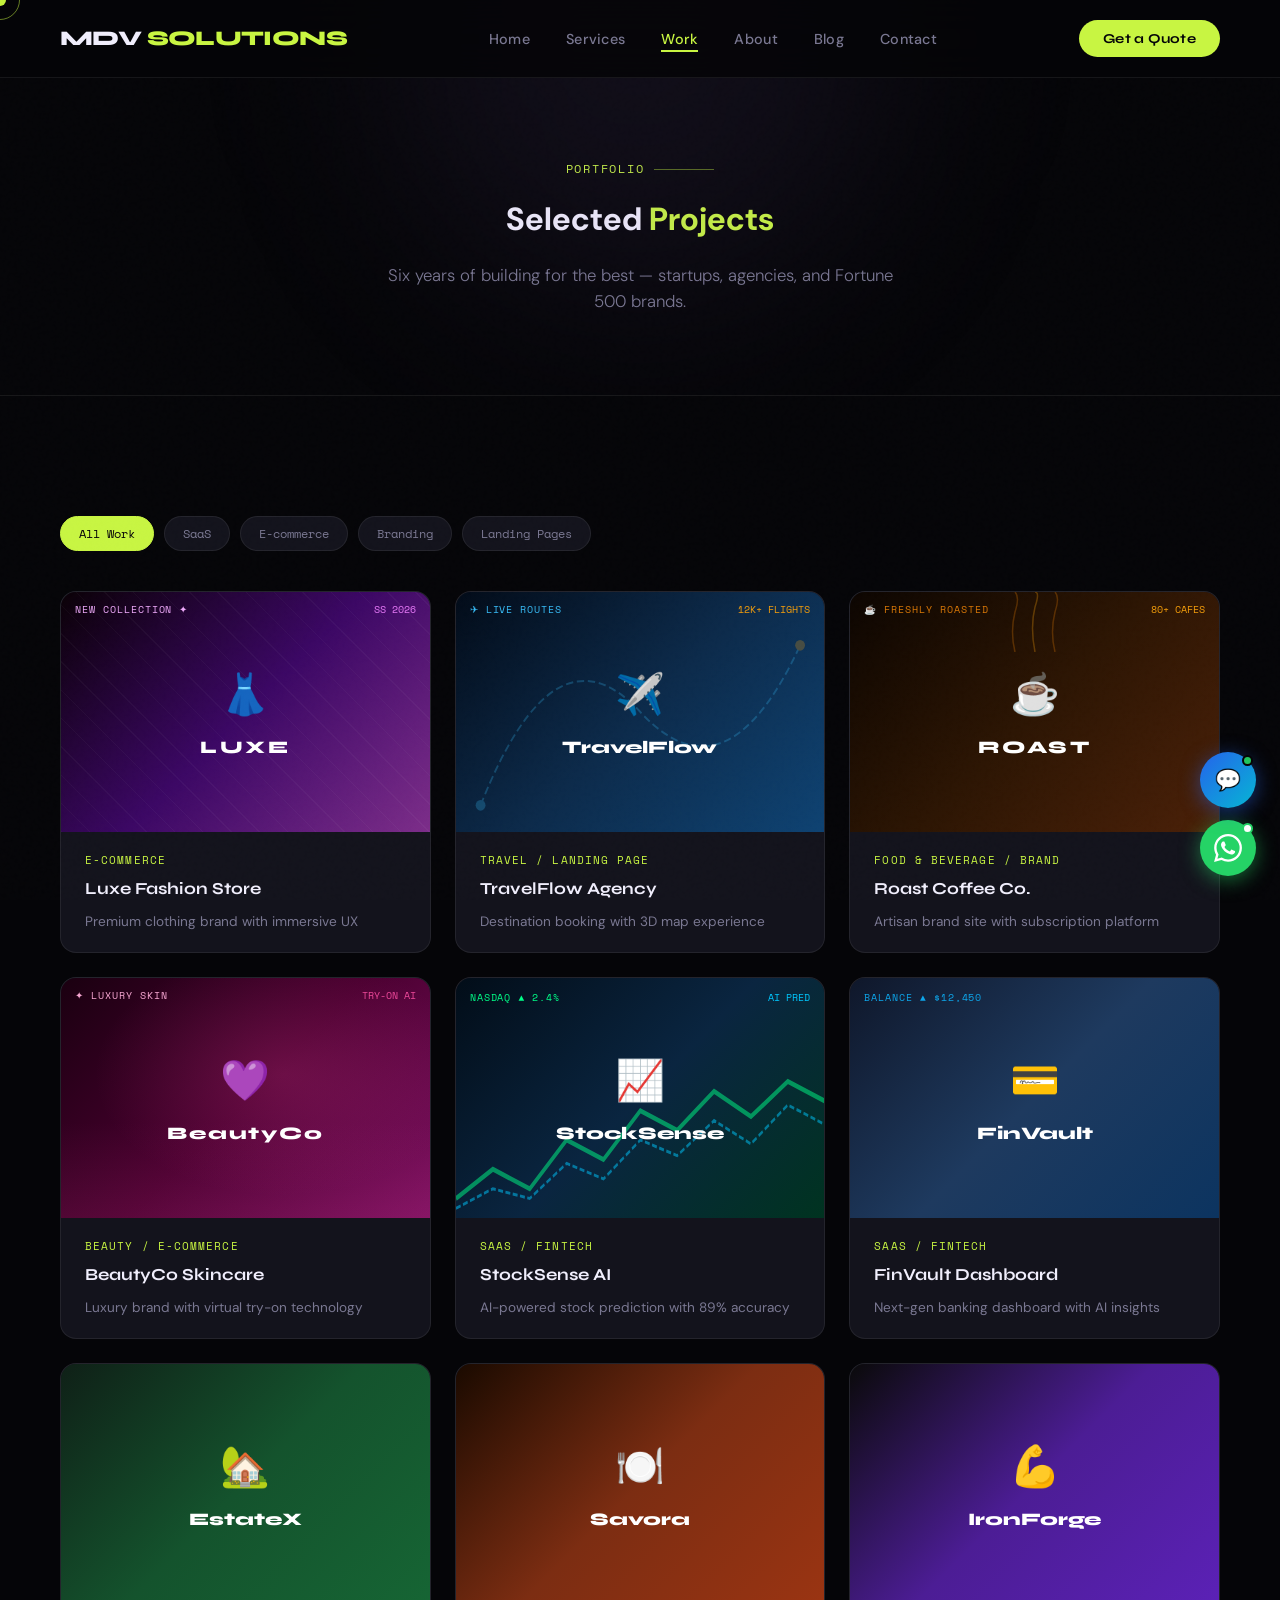
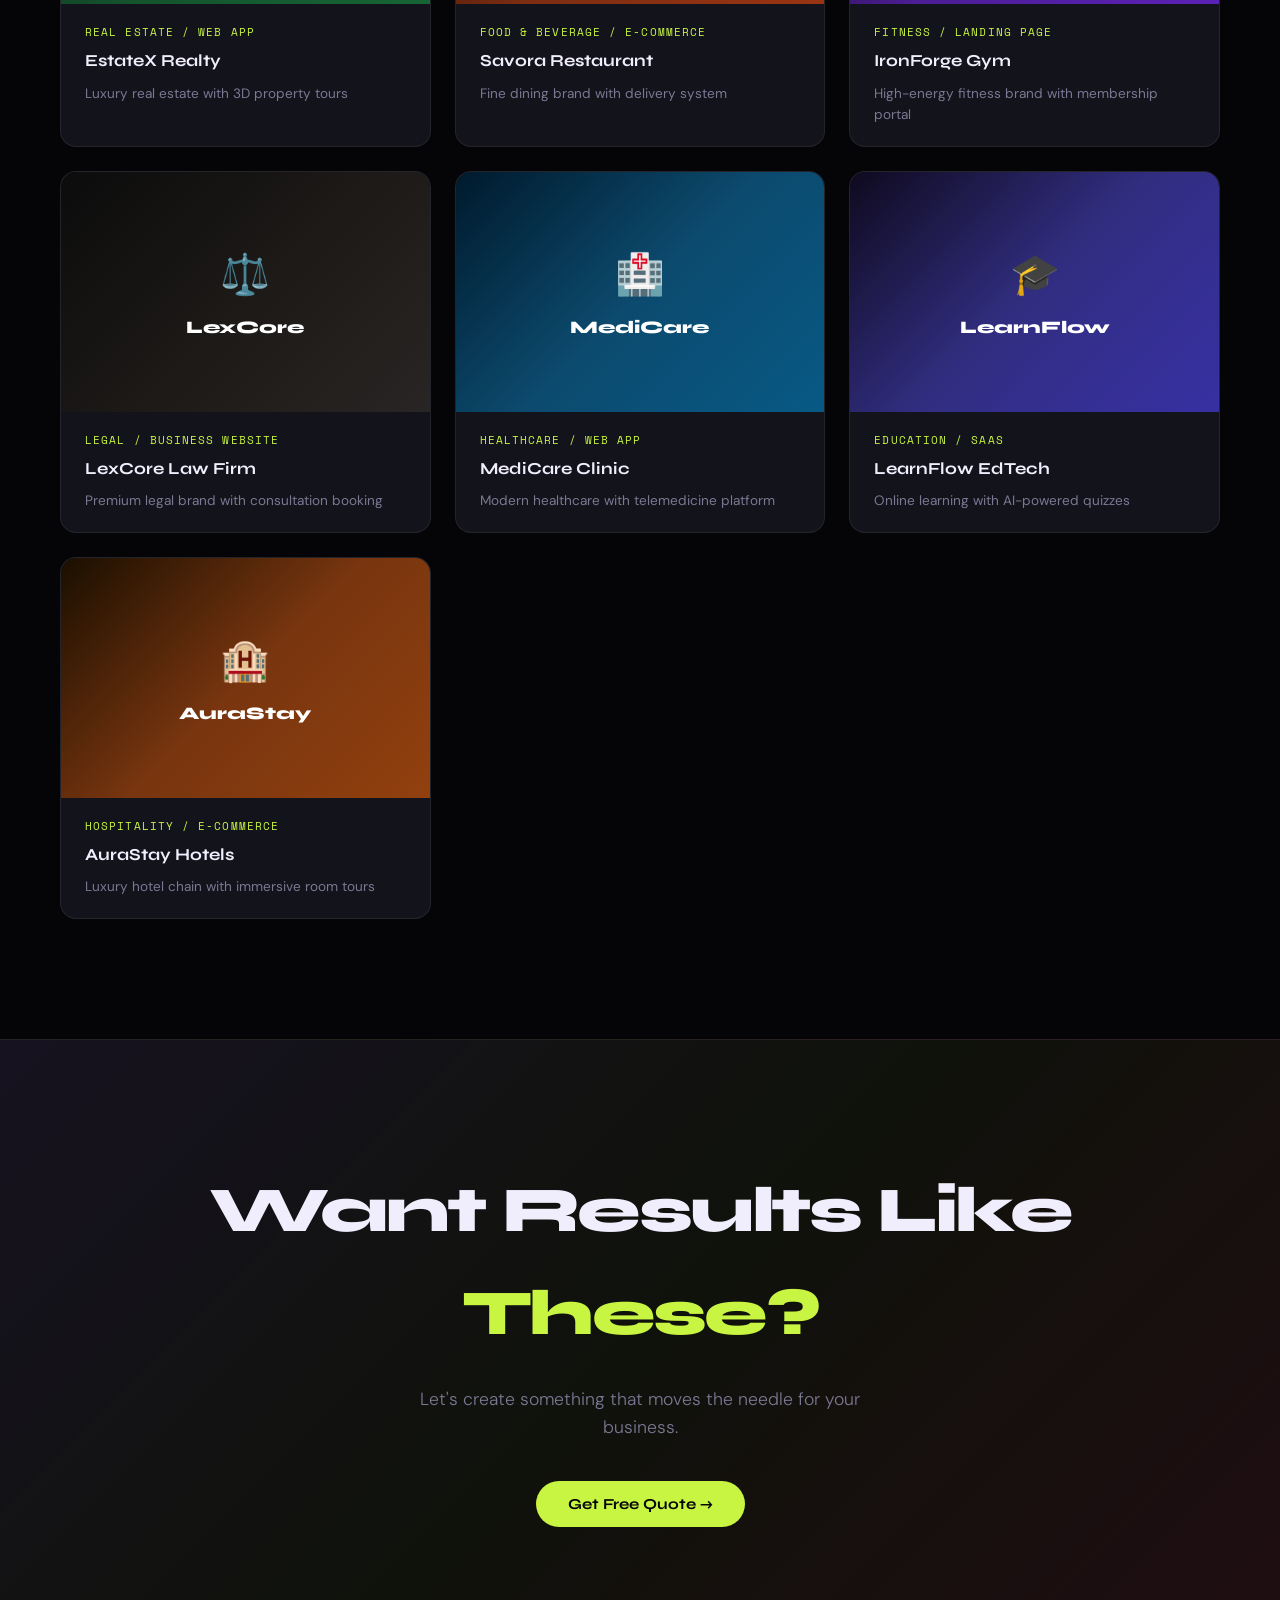
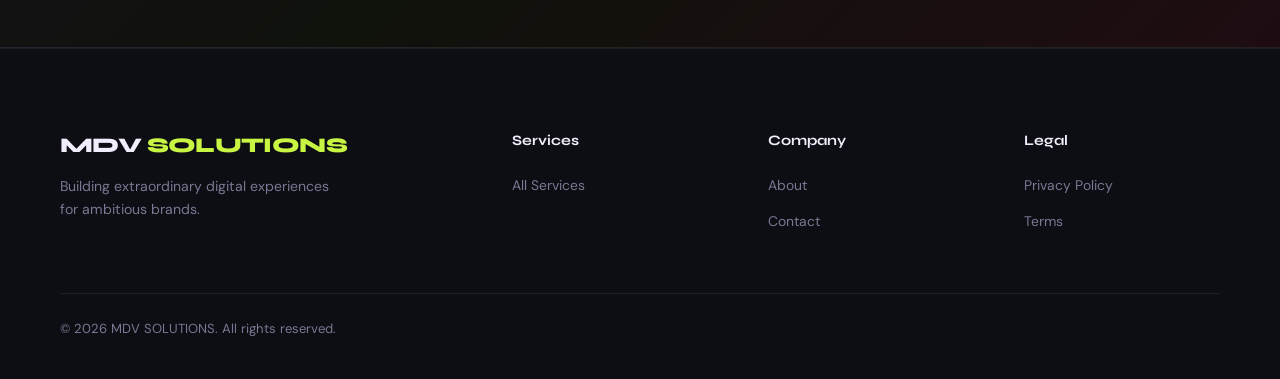
<file: pages/work.html>
<!DOCTYPE html>
<html lang="en">
<head>
<meta charset="UTF-8">
<meta name="viewport" content="width=device-width, initial-scale=1.0">
<title>Work — MDV SOLUTIONS</title>
<link rel="stylesheet" href="../css/style.css">
<link href="https://fonts.googleapis.com/css2?family=Syne:wght@400;600;700;800&family=DM+Sans:ital,wght@0,300;0,400;0,500;1,300&family=Space+Mono:wght@400;700&display=swap" rel="stylesheet">
</head>
<body>

<div id="cursor"></div><div id="cursor-ring"></div>
<div class="scroll-progress" id="scroll-progress"></div>
<div class="toast" id="toast"><div class="toast-icon" id="toast-icon">✅</div><div class="toast-text"><div class="toast-title" id="toast-title">Done!</div><div class="toast-msg" id="toast-msg"></div></div></div>

<!-- Quote Modal -->
<div class="modal-overlay" id="modal">
  <div class="modal">
    <div class="modal-header"><div class="modal-title">Get a Free Quote</div><button class="modal-close" onclick="closeModal()">✕</button></div>
    <div class="form-group"><label class="form-label">Your Name</label><input class="form-input" id="modal-name" type="text" placeholder="John Doe"></div>
    <div class="form-group"><label class="form-label">Email Address</label><input class="form-input" id="modal-email" type="email" placeholder="john@example.com"></div>
    <div class="form-group"><label class="form-label">Project Type</label><select class="form-select" id="modal-type"><option value="">Select a service</option><option>Landing Page</option><option>Business Website</option><option>E-commerce</option><option>Portfolio</option><option>Custom Project</option></select></div>
    <div class="form-group"><label class="form-label">Budget</label><select class="form-select" id="modal-budget"><option value="">Select budget</option><option>$500 – $1,500</option><option>$1,500 – $5,000</option><option>$5,000 – $15,000</option><option>$15,000+</option></select></div>
    <div class="form-group"><label class="form-label">Description</label><textarea class="form-textarea" id="modal-desc" placeholder="Tell us about your project..."></textarea></div>
    <button class="btn-primary" style="width:100%;justify-content:center" onclick="submitQuote()">Send Request →</button>
  </div>
</div>

<!-- Project Detail Modal -->
<div class="modal-overlay" id="project-modal">
  <div class="modal">
    <div class="modal-header">
      <div><div class="modal-title" id="pm-title"></div><div style="font-family:var(--font-mono);font-size:0.72rem;color:var(--muted);margin-top:4px" id="pm-type"></div></div>
      <button class="modal-close" onclick="document.getElementById('project-modal').classList.remove('open')">✕</button>
    </div>
    <p style="color:var(--muted);font-size:0.9rem;line-height:1.7;margin-bottom:20px" id="pm-desc"></p>
    <div style="background:rgba(200,245,66,0.06);border:1px solid rgba(200,245,66,0.15);border-radius:12px;padding:16px;margin-bottom:16px">
      <div style="font-family:var(--font-mono);font-size:0.7rem;color:var(--muted);margin-bottom:6px">TECH STACK</div>
      <div style="font-family:var(--font-head);font-weight:600;font-size:0.9rem" id="pm-stack"></div>
    </div>
    <div style="background:rgba(123,94,167,0.1);border:1px solid rgba(123,94,167,0.2);border-radius:12px;padding:16px">
      <div style="font-family:var(--font-mono);font-size:0.7rem;color:var(--muted);margin-bottom:6px">RESULTS</div>
      <div style="font-family:var(--font-head);font-weight:700;font-size:1.1rem;color:var(--accent)" id="pm-result"></div>
    </div>
    <button class="btn-primary" style="width:100%;justify-content:center;margin-top:24px" onclick="document.getElementById('project-modal').classList.remove('open');openModal()">Start Similar Project →</button>
  </div>
</div>

<div class="mobile-menu" id="mobile-menu">
  <a href="../index.html">Home</a><a href="services.html">Services</a>
  <a href="work.html" class="current">Work</a><a href="about.html">About</a>
  <a href="blog.html">Blog</a><a href="contact.html">Contact</a>
</div>

<nav id="navbar">
  <a class="logo" href="../index.html">MDV <span>SOLUTIONS</span></a>
  <ul class="nav-links">
    <li><a href="../index.html">Home</a></li>
    <li><a href="services.html">Services</a></li>
    <li><a href="work.html" class="current">Work</a></li>
    <li><a href="about.html">About</a></li>
    <li><a href="blog.html">Blog</a></li>
    <li><a href="contact.html">Contact</a></li>
  </ul>
  <button class="nav-cta" onclick="openModal()">Get a Quote</button>
  <div class="hamburger" id="hamburger" onclick="toggleMobileMenu()"><span></span><span></span><span></span></div>
</nav>

<div class="page-header">
  <div class="section-label" style="justify-content:center">Portfolio</div>
  <h1 class="section-title">Selected <span class="accent">Projects</span></h1>
  <p class="section-desc" style="margin:16px auto 0;max-width:540px">Six years of building for the best — startups, agencies, and Fortune 500 brands.</p>
</div>

<section class="section">
  <div style="display:flex;gap:10px;flex-wrap:wrap;margin-bottom:40px">
    <button class="filter-btn active-filter" onclick="filterWork(this,'all')">All Work</button>
    <button class="filter-btn" onclick="filterWork(this,'saas')">SaaS</button>
    <button class="filter-btn" onclick="filterWork(this,'ecom')">E-commerce</button>
    <button class="filter-btn" onclick="filterWork(this,'brand')">Branding</button>
    <button class="filter-btn" onclick="filterWork(this,'landing')">Landing Pages</button>
  </div>

  <div class="work-grid" id="work-grid">

  <!-- Luxe Fashion -->
<div class="work-card" data-cat="ecom">
  <div class="work-thumb" style="background:linear-gradient(135deg,#0a0006,#3b0764,#7c2d8a);position:relative;overflow:hidden;">
    <!-- Floating fabric shapes -->
    <div style="position:absolute;inset:0;background:repeating-linear-gradient(45deg,rgba(255,255,255,0.03) 0px,rgba(255,255,255,0.03) 1px,transparent 1px,transparent 20px);"></div>
    <div style="position:absolute;top:10px;left:14px;font-family:'Space Mono',monospace;font-size:0.6rem;color:#f0abfc;letter-spacing:0.1em">NEW COLLECTION ✦</div>
    <div style="position:absolute;top:10px;right:14px;font-family:'Space Mono',monospace;font-size:0.6rem;color:#e879f9">SS 2026</div>
    <div style="text-align:center;position:relative;z-index:1">
      <div style="font-size:2.5rem">👗</div>
      <div style="font-family:'Syne',sans-serif;font-weight:800;color:white;font-size:1.1rem;margin-top:8px;letter-spacing:0.15em">LUXE</div>
    </div>
    <div class="work-overlay"><button class="view-btn" onclick="window.open('Luxe Fashion Store.html', '_blank')">View Case Study</button></div>
  </div>
  <div class="work-info"><div class="work-cat">E-commerce</div><div class="work-title">Luxe Fashion Store</div><div class="work-desc-small">Premium clothing brand with immersive UX</div></div>
</div>

<!-- TravelFlow -->
<div class="work-card" data-cat="landing">
  <div class="work-thumb" style="background:linear-gradient(135deg,#020b18,#0c2a4a,#0e4272);position:relative;overflow:hidden;">
    <!-- Animated route lines -->
    <svg style="position:absolute;inset:0;width:100%;height:100%;opacity:0.25" viewBox="0 0 300 180" preserveAspectRatio="none">
      <path d="M20,160 Q80,20 150,90 T280,40" fill="none" stroke="#38bdf8" stroke-width="1.5" stroke-dasharray="6 3"/>
      <circle cx="20" cy="160" r="4" fill="#38bdf8"/>
      <circle cx="280" cy="40" r="4" fill="#f59e0b"/>
    </svg>
    <div style="position:absolute;top:10px;left:14px;font-family:'Space Mono',monospace;font-size:0.6rem;color:#38bdf8;letter-spacing:0.1em">✈ LIVE ROUTES</div>
    <div style="position:absolute;top:10px;right:14px;font-family:'Space Mono',monospace;font-size:0.6rem;color:#f59e0b">12K+ FLIGHTS</div>
    <div style="text-align:center;position:relative;z-index:1">
      <div style="font-size:2.5rem">✈️</div>
      <div style="font-family:'Syne',sans-serif;font-weight:800;color:white;font-size:1.1rem;margin-top:8px">TravelFlow</div>
    </div>
    <div class="work-overlay"><button class="view-btn" onclick="window.open('travelflow.html', '_blank')">View Case Study</button></div>
  </div>
  <div class="work-info"><div class="work-cat">Travel / Landing Page</div><div class="work-title">TravelFlow Agency</div><div class="work-desc-small">Destination booking with 3D map experience</div></div>
</div>

<!-- Roast Coffee -->
<div class="work-card" data-cat="brand">
  <div class="work-thumb" style="background:linear-gradient(135deg,#0c0500,#2c1503,#4a2008);position:relative;overflow:hidden;">
    <!-- Steam lines -->
    <svg style="position:absolute;top:0;left:50%;transform:translateX(-50%);width:80px;height:60px;opacity:0.3" viewBox="0 0 80 60">
      <path d="M20,60 Q15,40 20,20 Q25,5 20,0" fill="none" stroke="#d97706" stroke-width="1.5"/>
      <path d="M40,60 Q35,35 40,15 Q45,0 40,0" fill="none" stroke="#f59e0b" stroke-width="1.5"/>
      <path d="M60,60 Q55,40 60,20 Q65,5 60,0" fill="none" stroke="#d97706" stroke-width="1.5"/>
    </svg>
    <div style="position:absolute;top:10px;left:14px;font-family:'Space Mono',monospace;font-size:0.6rem;color:#d97706;letter-spacing:0.1em">☕ FRESHLY ROASTED</div>
    <div style="position:absolute;top:10px;right:14px;font-family:'Space Mono',monospace;font-size:0.6rem;color:#f59e0b">80+ CAFES</div>
    <div style="text-align:center;position:relative;z-index:1">
      <div style="font-size:2.5rem">☕</div>
      <div style="font-family:'Syne',sans-serif;font-weight:800;color:white;font-size:1.1rem;margin-top:8px;letter-spacing:0.15em">ROAST</div>
    </div>
    <div class="work-overlay"><button class="view-btn" onclick="window.open('roast.html', '_blank')">View Case Study</button></div>
  </div>
  <div class="work-info"><div class="work-cat">Food & Beverage / Brand</div><div class="work-title">Roast Coffee Co.</div><div class="work-desc-small">Artisan brand site with subscription platform</div></div>
</div>

<!-- BeautyCo -->
<div class="work-card" data-cat="ecom landing">
  <div class="work-thumb" style="background:linear-gradient(135deg,#1a0010,#4a0030,#7c1060);position:relative;overflow:hidden;">
    <!-- Shimmer effect -->
    <div style="position:absolute;inset:0;background:radial-gradient(ellipse at 60% 40%,rgba(236,72,153,0.2),transparent 60%);"></div>
    <div style="position:absolute;bottom:0;left:0;right:0;height:40%;background:linear-gradient(to top,rgba(236,72,153,0.1),transparent);"></div>
    <div style="position:absolute;top:10px;left:14px;font-family:'Space Mono',monospace;font-size:0.6rem;color:#f9a8d4;letter-spacing:0.1em">✦ LUXURY SKIN</div>
    <div style="position:absolute;top:10px;right:14px;font-family:'Space Mono',monospace;font-size:0.6rem;color:#ec4899">TRY-ON AI</div>
    <div style="text-align:center;position:relative;z-index:1">
      <div style="font-size:2.5rem">💜</div>
      <div style="font-family:'Syne',sans-serif;font-weight:800;color:white;font-size:1.1rem;margin-top:8px;letter-spacing:0.1em">BeautyCo</div>
    </div>
    <div class="work-overlay"><button class="view-btn" onclick="window.open('beautyco.html', '_blank')">View Case Study</button></div>
  </div>
  <div class="work-info"><div class="work-cat">Beauty / E-commerce</div><div class="work-title">BeautyCo Skincare</div><div class="work-desc-small">Luxury brand with virtual try-on technology</div></div>
</div>

    <!-- StockSense AI -->
    <div class="work-card" data-cat="saas">
      <div class="work-thumb" style="background:linear-gradient(135deg,#020d18,#0a2540,#003320);position:relative;overflow:hidden;">
        <svg style="position:absolute;bottom:0;left:0;width:100%;height:65%;opacity:0.5" viewBox="0 0 300 80" preserveAspectRatio="none">
          <polyline points="0,70 30,55 60,65 90,40 120,50 150,25 180,35 210,15 240,28 270,10 300,20" fill="none" stroke="#00ff88" stroke-width="2.5"/>
          <polyline points="0,75 30,65 60,70 90,52 120,60 150,40 180,48 210,30 240,42 270,22 300,32" fill="none" stroke="#00c8ff" stroke-width="1.5" stroke-dasharray="4 2"/>
        </svg>
        <div style="position:absolute;top:12px;left:14px;font-family:'Space Mono',monospace;font-size:0.6rem;color:#00ff88;letter-spacing:0.1em">NASDAQ ▲ 2.4%</div>
        <div style="position:absolute;top:12px;right:14px;font-family:'Space Mono',monospace;font-size:0.6rem;color:#00c8ff">AI PRED</div>
        <div style="text-align:center;position:relative;z-index:1">
          <div style="font-size:2.5rem">📈</div>
          <div style="font-family:'Syne',sans-serif;font-weight:800;color:white;font-size:1.1rem;margin-top:8px">StockSense</div>
        </div>
        <div class="work-overlay"><button class="view-btn" onclick="showProject('StockSense AI','SaaS / FinTech','AI-powered stock market prediction platform with real-time charts, sentiment analysis, portfolio tracker & automated buy/sell signals.','React · Python · TensorFlow · WebSocket','89% prediction accuracy · 15,000+ traders')">View Case Study</button></div>
      </div>
      <div class="work-info"><div class="work-cat">SaaS / FinTech</div><div class="work-title">StockSense AI</div><div class="work-desc-small">AI-powered stock prediction with 89% accuracy</div></div>
    </div>

    <!-- FinVault -->
    <div class="work-card" data-cat="saas">
      <div class="work-thumb" style="background:linear-gradient(135deg,#0f172a,#1e3a5f,#0c3460);position:relative;overflow:hidden;">
        <div style="position:absolute;top:12px;left:14px;font-family:'Space Mono',monospace;font-size:0.6rem;color:#0ea5e9;letter-spacing:0.1em">BALANCE ▲ $12,450</div>
        <div style="text-align:center;position:relative;z-index:1">
          <div style="font-size:2.5rem">💳</div>
          <div style="font-family:'Syne',sans-serif;font-weight:800;color:white;font-size:1.1rem;margin-top:8px">FinVault</div>
        </div>
        <div class="work-overlay"><button class="view-btn" onclick="showProject('FinVault Dashboard','SaaS / FinTech','Next-gen banking dashboard with real-time transactions, AI spending insights & portfolio tracking for modern finance teams.','React · Node.js · Stripe · PostgreSQL','↑ 320% increase in user engagement')">View Case Study</button></div>
      </div>
      <div class="work-info"><div class="work-cat">SaaS / FinTech</div><div class="work-title">FinVault Dashboard</div><div class="work-desc-small">Next-gen banking dashboard with AI insights</div></div>
    </div>

    <!-- EstateX -->
    <div class="work-card" data-cat="brand">
      <div class="work-thumb" style="background:linear-gradient(135deg,#0f2017,#14532d,#166534);position:relative;overflow:hidden;">
        <div style="text-align:center;position:relative;z-index:1">
          <div style="font-size:2.5rem">🏡</div>
          <div style="font-family:'Syne',sans-serif;font-weight:800;color:white;font-size:1.1rem;margin-top:8px">EstateX</div>
        </div>
        <div class="work-overlay"><button class="view-btn" onclick="showProject('EstateX Realty','Real Estate / Web App','Luxury real estate platform with 3D property tours, AI price predictions & mortgage calculator for high-end property buyers.','Next.js · Three.js · Mapbox · Supabase','↑ 480% increase in property inquiries')">View Case Study</button></div>
      </div>
      <div class="work-info"><div class="work-cat">Real Estate / Web App</div><div class="work-title">EstateX Realty</div><div class="work-desc-small">Luxury real estate with 3D property tours</div></div>
    </div>

    <!-- Savora -->
    <div class="work-card" data-cat="ecom">
      <div class="work-thumb" style="background:linear-gradient(135deg,#1a0a00,#7c2d12,#9a3412);position:relative;overflow:hidden;">
        <div style="text-align:center;position:relative;z-index:1">
          <div style="font-size:2.5rem">🍽️</div>
          <div style="font-family:'Syne',sans-serif;font-weight:800;color:white;font-size:1.1rem;margin-top:8px">Savora</div>
        </div>
        <div class="work-overlay"><button class="view-btn" onclick="showProject('Savora Restaurant','Food & Beverage / E-commerce','Fine dining brand with online reservations, delivery system & interactive menu with food stories for a premium restaurant experience.','React · Stripe · Firebase · GSAP','↑ 260% increase in online orders')">View Case Study</button></div>
      </div>
      <div class="work-info"><div class="work-cat">Food & Beverage / E-commerce</div><div class="work-title">Savora Restaurant</div><div class="work-desc-small">Fine dining brand with delivery system</div></div>
    </div>

    <!-- IronForge -->
    <div class="work-card" data-cat="landing">
      <div class="work-thumb" style="background:linear-gradient(135deg,#0a0a0a,#4c1d95,#5b21b6);position:relative;overflow:hidden;">
        <div style="text-align:center;position:relative;z-index:1">
          <div style="font-size:2.5rem">💪</div>
          <div style="font-family:'Syne',sans-serif;font-weight:800;color:white;font-size:1.1rem;margin-top:8px">IronForge</div>
        </div>
        <div class="work-overlay"><button class="view-btn" onclick="showProject('IronForge Gym','Fitness / Landing Page','High-energy fitness brand with membership portal, workout tracker & trainer booking system for a premium gym experience.','React · Supabase · GSAP · Stripe','↑ 390% increase in memberships')">View Case Study</button></div>
      </div>
      <div class="work-info"><div class="work-cat">Fitness / Landing Page</div><div class="work-title">IronForge Gym</div><div class="work-desc-small">High-energy fitness brand with membership portal</div></div>
    </div>

    <!-- LexCore -->
    <div class="work-card" data-cat="brand">
      <div class="work-thumb" style="background:linear-gradient(135deg,#0c0c0c,#1c1917,#292524);position:relative;overflow:hidden;">
        <div style="text-align:center;position:relative;z-index:1">
          <div style="font-size:2.5rem">⚖️</div>
          <div style="font-family:'Syne',sans-serif;font-weight:800;color:white;font-size:1.1rem;margin-top:8px">LexCore</div>
        </div>
        <div class="work-overlay"><button class="view-btn" onclick="showProject('LexCore Law Firm','Legal / Business Website','Premium law firm website with case consultation booking, attorney profiles & secure document portal for high-profile legal services.','Next.js · Sanity CMS · Calendly · Stripe','↑ 210% increase in consultations')">View Case Study</button></div>
      </div>
      <div class="work-info"><div class="work-cat">Legal / Business Website</div><div class="work-title">LexCore Law Firm</div><div class="work-desc-small">Premium legal brand with consultation booking</div></div>
    </div>

    <!-- MediCare -->
    <div class="work-card" data-cat="saas">
      <div class="work-thumb" style="background:linear-gradient(135deg,#001a2c,#0c4a6e,#075985);position:relative;overflow:hidden;">
        <div style="text-align:center;position:relative;z-index:1">
          <div style="font-size:2.5rem">🏥</div>
          <div style="font-family:'Syne',sans-serif;font-weight:800;color:white;font-size:1.1rem;margin-top:8px">MediCare</div>
        </div>
        <div class="work-overlay"><button class="view-btn" onclick="showProject('MediCare Clinic','Healthcare / Web App','Modern healthcare platform with doctor booking, telemedicine, prescription tracking & patient dashboard for clinics and hospitals.','React · Node.js · PostgreSQL · WebRTC','↑ 550% increase in appointments')">View Case Study</button></div>
      </div>
      <div class="work-info"><div class="work-cat">Healthcare / Web App</div><div class="work-title">MediCare Clinic</div><div class="work-desc-small">Modern healthcare with telemedicine platform</div></div>
    </div>

    <!-- LearnFlow -->
    <div class="work-card" data-cat="saas">
      <div class="work-thumb" style="background:linear-gradient(135deg,#0f0a1e,#312e81,#3730a3);position:relative;overflow:hidden;">
        <div style="text-align:center;position:relative;z-index:1">
          <div style="font-size:2.5rem">🎓</div>
          <div style="font-family:'Syne',sans-serif;font-weight:800;color:white;font-size:1.1rem;margin-top:8px">LearnFlow</div>
        </div>
        <div class="work-overlay"><button class="view-btn" onclick="showProject('LearnFlow EdTech','Education / SaaS','Online learning platform with live classes, AI-powered quizzes, progress tracking & certificate system for modern online education.','Next.js · WebRTC · MongoDB · Stripe','↑ 430% increase in course enrollments')">View Case Study</button></div>
      </div>
      <div class="work-info"><div class="work-cat">Education / SaaS</div><div class="work-title">LearnFlow EdTech</div><div class="work-desc-small">Online learning with AI-powered quizzes</div></div>
    </div>

    <!-- AuraStay -->
    <div class="work-card" data-cat="ecom">
      <div class="work-thumb" style="background:linear-gradient(135deg,#1a0f00,#78350f,#92400e);position:relative;overflow:hidden;">
        <div style="text-align:center;position:relative;z-index:1">
          <div style="font-size:2.5rem">🏨</div>
          <div style="font-family:'Syne',sans-serif;font-weight:800;color:white;font-size:1.1rem;margin-top:8px">AuraStay</div>
        </div>
        <div class="work-overlay"><button class="view-btn" onclick="showProject('AuraStay Hotels','Hospitality / E-commerce','Luxury hotel chain with immersive room tours, instant booking, concierge chat & loyalty rewards for a premium hospitality experience.','Next.js · Stripe · Three.js · Firebase','↑ 370% increase in direct bookings')">View Case Study</button></div>
      </div>
      <div class="work-info"><div class="work-cat">Hospitality / E-commerce</div><div class="work-title">AuraStay Hotels</div><div class="work-desc-small">Luxury hotel chain with immersive room tours</div></div>
    </div>

  </div>
</section>

<div class="cta-section">
  <h2>Want Results Like <span class="accent">These?</span></h2>
  <p>Let's create something that moves the needle for your business.</p>
  <button class="btn-primary" onclick="openModal()">Get Free Quote →</button>
</div>

<footer>
  <div class="footer-grid">
    <div class="footer-brand"><a class="logo" href="../index.html">MDV <span>SOLUTIONS</span></a><p>Building extraordinary digital experiences for ambitious brands.</p></div>
    <div class="footer-col"><h4>Services</h4><ul class="footer-links"><li><a href="services.html">All Services</a></li></ul></div>
    <div class="footer-col"><h4>Company</h4><ul class="footer-links"><li><a href="about.html">About</a></li><li><a href="contact.html">Contact</a></li></ul></div>
    <div class="footer-col"><h4>Legal</h4><ul class="footer-links"><li><a href="privacy.html">Privacy Policy</a></li><li><a href="terms.html">Terms</a></li></ul></div>
  </div>
  <div class="footer-bottom"><p>© 2026 MDV SOLUTIONS. All rights reserved.</p></div>
</footer>

<script src="../js/main.js"></script>
<script>
function showProject(title, type, desc, stack, result) {
  document.getElementById('pm-title').textContent  = title;
  document.getElementById('pm-type').textContent   = type;
  document.getElementById('pm-desc').textContent   = desc;
  document.getElementById('pm-stack').textContent  = stack;
  document.getElementById('pm-result').textContent = result;
  document.getElementById('project-modal').classList.add('open');
}
document.getElementById('project-modal').addEventListener('click', e => {
  if (e.target === document.getElementById('project-modal'))
    document.getElementById('project-modal').classList.remove('open');
});
</script>

<!-- WhatsApp + Chat Bubble -->
<style>
  .wa-btn {
    position: fixed; bottom: 24px; right: 24px; z-index: 9999;
    width: 56px; height: 56px; border-radius: 50%;
    background: #25d366; border: none; cursor: pointer;
    display: flex; align-items: center; justify-content: center;
    box-shadow: 0 4px 20px rgba(37,211,102,0.5);
    transition: transform 0.2s, box-shadow 0.2s; text-decoration: none;
  }
  .wa-btn:hover { transform: scale(1.1); }
  .wa-btn svg { width: 28px; height: 28px; fill: white; }
  .wa-btn .wa-dot { position: absolute; top: 3px; right: 3px; width: 11px; height: 11px; border-radius: 50%; background: #fff; border: 2px solid #25d366; animation: waPulse 2s infinite; }
  @keyframes waPulse { 0%,100%{transform:scale(1)} 50%{transform:scale(1.3)} }
  .wa-btn::before { content: 'Chat on WhatsApp'; position: absolute; right: 68px; top: 50%; transform: translateY(-50%); background: #1a1a1a; color: #fff; font-family: 'DM Sans', sans-serif; font-size: 0.75rem; padding: 6px 12px; border-radius: 6px; white-space: nowrap; opacity: 0; pointer-events: none; transition: opacity 0.2s; }
  .wa-btn:hover::before { opacity: 1; }

  .mdv-btn { position: fixed; bottom: 92px; right: 24px; z-index: 9999; width: 56px; height: 56px; border-radius: 50%; background: linear-gradient(135deg, #2563eb, #06b6d4); border: none; cursor: pointer; display: flex; align-items: center; justify-content: center; font-size: 1.3rem; box-shadow: 0 4px 20px rgba(37,99,235,0.5); transition: transform 0.2s; }
  .mdv-btn:hover { transform: scale(1.08); }
  .mdv-btn .ndot { position: absolute; top: 3px; right: 3px; width: 11px; height: 11px; border-radius: 50%; background: #22c55e; border: 2px solid #060606; animation: ndotAnim 2s infinite; }
  @keyframes ndotAnim { 0%,100%{opacity:1} 50%{opacity:0.3} }

  .mdv-win { position: fixed; z-index: 9998; bottom: 158px; right: 24px; width: 380px; height: 560px; border-radius: 18px; overflow: hidden; box-shadow: 0 24px 64px rgba(0,0,0,0.6); display: none; }
  .mdv-win.open { display: block; animation: winPop 0.25s cubic-bezier(0.34,1.4,0.64,1) both; }
  .mdv-win iframe { width: 100%; height: 100%; border: none; display: block; }
  @keyframes winPop { from{opacity:0;transform:scale(0.9) translateY(20px)} to{opacity:1;transform:scale(1) translateY(0)} }

  @media(max-width:600px) {
    .wa-btn { bottom: 16px; right: 16px; width: 50px; height: 50px; }
    .wa-btn::before { display: none; }
    .mdv-btn { bottom: 80px; right: 16px; width: 52px; height: 52px; }
    .mdv-win { bottom: 0; right: 0; left: 0; width: 100%; height: 85dvh; border-radius: 20px 20px 0 0; }
  }
</style>

<a class="wa-btn" href="https://wa.me/911234567890?text=Hello%20MDV%20Solutions!%20I%20would%20like%20to%20discuss%20a%20project." target="_blank" rel="noopener">
  <svg viewBox="0 0 24 24"><path d="M17.472 14.382c-.297-.149-1.758-.867-2.03-.967-.273-.099-.471-.148-.67.15-.197.297-.767.966-.94 1.164-.173.199-.347.223-.644.075-.297-.15-1.255-.463-2.39-1.475-.883-.788-1.48-1.761-1.653-2.059-.173-.297-.018-.458.13-.606.134-.133.298-.347.446-.52.149-.174.198-.298.298-.497.099-.198.05-.371-.025-.52-.075-.149-.669-1.612-.916-2.207-.242-.579-.487-.5-.669-.51-.173-.008-.371-.01-.57-.01-.198 0-.52.074-.792.372-.272.297-1.04 1.016-1.04 2.479 0 1.462 1.065 2.875 1.213 3.074.149.198 2.096 3.2 5.077 4.487.709.306 1.262.489 1.694.625.712.227 1.36.195 1.871.118.571-.085 1.758-.719 2.006-1.413.248-.694.248-1.289.173-1.413-.074-.124-.272-.198-.57-.347m-5.421 7.403h-.004a9.87 9.87 0 01-5.031-1.378l-.361-.214-3.741.982.998-3.648-.235-.374a9.86 9.86 0 01-1.51-5.26c.001-5.45 4.436-9.884 9.888-9.884 2.64 0 5.122 1.03 6.988 2.898a9.825 9.825 0 012.893 6.994c-.003 5.45-4.437 9.884-9.885 9.884m8.413-18.297A11.815 11.815 0 0012.05 0C5.495 0 .16 5.335.157 11.892c0 2.096.547 4.142 1.588 5.945L.057 24l6.305-1.654a11.882 11.882 0 005.683 1.448h.005c6.554 0 11.89-5.335 11.893-11.893a11.821 11.821 0 00-3.48-8.413z"/></svg>
  <div class="wa-dot"></div>
</a>

<button class="mdv-btn" id="mdv-btn" onclick="mdvOpen()">💬<div class="ndot"></div></button>
<div class="mdv-win" id="mdv-win"><iframe src="mdv-chatbot.html"></iframe></div>

<script>
  function mdvOpen() { document.getElementById('mdv-win').classList.toggle('open'); }
  document.addEventListener('click', function(e) {
    const w = document.getElementById('mdv-win'), b = document.getElementById('mdv-btn');
    if (w.classList.contains('open') && !w.contains(e.target) && !b.contains(e.target)) w.classList.remove('open');
  });
  document.addEventListener('keydown', e => { if (e.key === 'Escape') document.getElementById('mdv-win').classList.remove('open'); });
</script>

</body>
</html>
</file>
<file: css/style.css>
/* ===== CSS VARIABLES ===== */
:root {
  --bg: #050508;
  --bg2: #0d0d14;
  --surface: #111118;
  --border: rgba(255,255,255,0.07);
  --accent: #c8f542;
  --accent2: #7b5ea7;
  --accent3: #ff4d6d;
  --text: #f0eefc;
  --muted: #7a7892;
  --card: #13131c;
  --font-head: 'Syne', sans-serif;
  --font-body: 'DM Sans', sans-serif;
  --font-mono: 'Space Mono', monospace;
  --radius: 16px;
  --transition: 0.35s cubic-bezier(0.4,0,0.2,1);
}

/* ===== RESET ===== */
*, *::before, *::after { box-sizing: border-box; margin: 0; padding: 0; }
html { scroll-behavior: smooth; }
body {
  background: var(--bg);
  color: var(--text);
  font-family: var(--font-body);
  font-size: 16px;
  line-height: 1.6;
  overflow-x: hidden;
  cursor: none;
}
a { text-decoration: none; color: inherit; }

/* ===== NOISE OVERLAY ===== */
body::before {
  content: '';
  position: fixed; inset: 0;
  background-image: url("data:image/svg+xml,%3Csvg viewBox='0 0 256 256' xmlns='http://www.w3.org/2000/svg'%3E%3Cfilter id='noise'%3E%3CfeTurbulence type='fractalNoise' baseFrequency='0.9' numOctaves='4' stitchTiles='stitch'/%3E%3C/filter%3E%3Crect width='100%25' height='100%25' filter='url(%23noise)' opacity='0.04'/%3E%3C/svg%3E");
  pointer-events: none; z-index: 100; opacity: 0.4;
}

/* ===== CURSOR ===== */
#cursor {
  width: 12px; height: 12px; background: var(--accent); border-radius: 50%;
  position: fixed; top: 0; left: 0; pointer-events: none; z-index: 9999;
  transition: transform 0.15s ease, background 0.2s ease; mix-blend-mode: difference;
}
#cursor-ring {
  width: 40px; height: 40px; border: 1.5px solid rgba(200,245,66,0.5); border-radius: 50%;
  position: fixed; top: 0; left: 0; pointer-events: none; z-index: 9998; transition: all 0.12s ease;
}

/* ===== SCROLL PROGRESS ===== */
.scroll-progress {
  position: fixed; top: 0; left: 0; height: 3px;
  background: var(--accent); z-index: 600; transition: width 0.1s linear; width: 0;
}
/* ==== LOGO ======*/
.logo img {
  height: 40px;
  width: auto;
  object-fit: contain;
  display: block;
}
/* ===== NAVIGATION ===== */
nav {
  position: fixed; top: 0; left: 0; right: 0; z-index: 500;
  display: flex; align-items: center; justify-content: space-between;
  padding: 20px 60px;
  background: rgba(5,5,8,0.85); backdrop-filter: blur(20px);
  border-bottom: 1px solid var(--border); transition: padding var(--transition);
}
nav.scrolled { padding: 14px 60px; }
.logo {
  font-family: var(--font-head); font-weight: 800; font-size: 1.3rem;
  letter-spacing: -0.03em; color: var(--text); cursor: pointer; text-decoration: none;
}
.logo span { color: var(--accent); }
.nav-links { display: flex; gap: 36px; list-style: none; }
.nav-links a {
  font-family: var(--font-body); font-weight: 500; font-size: 0.9rem;
  color: var(--muted); text-decoration: none; letter-spacing: 0.02em;
  transition: color var(--transition); cursor: pointer; position: relative;
}
.nav-links a::after {
  content: ''; position: absolute; bottom: -4px; left: 0;
  width: 0; height: 1.5px; background: var(--accent); transition: width var(--transition);
}
.nav-links a:hover { color: var(--text); }
.nav-links a:hover::after, .nav-links a.current::after { width: 100%; }
.nav-links a.current { color: var(--accent); }
.nav-cta {
  background: var(--accent); color: #050508; border: none; padding: 10px 24px;
  border-radius: 100px; font-family: var(--font-head); font-weight: 700;
  font-size: 0.85rem; letter-spacing: 0.02em; cursor: pointer; transition: all var(--transition);
}
.nav-cta:hover { transform: translateY(-2px); box-shadow: 0 8px 30px rgba(200,245,66,0.35); }
.hamburger { display: none; flex-direction: column; gap: 5px; cursor: pointer; padding: 4px; }
.hamburger span { width: 24px; height: 2px; background: var(--text); transition: all 0.3s ease; border-radius: 2px; }

/* ===== MOBILE MENU ===== */
.mobile-menu {
  position: fixed; top: 0; left: 0; right: 0; bottom: 0; z-index: 450;
  background: rgba(5,5,8,0.98); backdrop-filter: blur(20px);
  display: flex; flex-direction: column; align-items: center; justify-content: center; gap: 32px;
  transform: translateX(100%); transition: transform 0.4s cubic-bezier(0.4,0,0.2,1);
}
.mobile-menu.open { transform: translateX(0); }
.mobile-menu a {
  font-family: var(--font-head); font-size: 2rem; font-weight: 800;
  color: var(--text); text-decoration: none; transition: color var(--transition);
  letter-spacing: -0.03em;
}
.mobile-menu a:hover { color: var(--accent); }

/* ===== HERO ===== */
.hero {
  min-height: 100vh; padding: 160px 60px 100px;
  display: grid; grid-template-columns: 1fr 1fr; align-items: center;
  gap: 80px; position: relative; overflow: hidden;
}
.hero-bg-orb { position: absolute; border-radius: 50%; filter: blur(120px); pointer-events: none; }
.orb1 { width: 600px; height: 600px; background: rgba(123,94,167,0.15); top: -200px; right: -100px; }
.orb2 { width: 400px; height: 400px; background: rgba(200,245,66,0.08); bottom: 0; left: 100px; }
.orb3 { width: 300px; height: 300px; background: rgba(255,77,109,0.08); top: 30%; left: 30%; }
.hero-label {
  display: inline-flex; align-items: center; gap: 8px;
  background: rgba(200,245,66,0.1); border: 1px solid rgba(200,245,66,0.25);
  color: var(--accent); font-family: var(--font-mono); font-size: 0.72rem;
  padding: 6px 14px; border-radius: 100px; margin-bottom: 28px;
  animation: fadeUp 0.6s ease 0.1s both;
}
.hero-label::before { content: '●'; font-size: 0.5rem; animation: pulse 2s infinite; }
h1.hero-title {
  font-family: var(--font-head); font-size: clamp(3rem, 6vw, 5.5rem); font-weight: 800;
  line-height: 1.0; letter-spacing: -0.04em; margin-bottom: 28px;
  animation: fadeUp 0.6s ease 0.2s both;
}
h1.hero-title .line2 { color: var(--accent); display: block; }
h1.hero-title .line3 { color: var(--muted); font-weight: 400; display: block; font-size: 0.7em; }
.hero-desc { font-size: 1.05rem; color: var(--muted); max-width: 440px; margin-bottom: 40px; font-weight: 300; animation: fadeUp 0.6s ease 0.3s both; }
.hero-actions { display: flex; gap: 16px; flex-wrap: wrap; animation: fadeUp 0.6s ease 0.4s both; }
.hero-stats { display: grid; grid-template-columns: repeat(3,1fr); gap: 20px; margin-top: 60px; animation: fadeUp 0.6s ease 0.5s both; }
.stat { text-align: center; }
.stat-num { font-family: var(--font-head); font-size: 2.2rem; font-weight: 800; color: var(--accent); display: block; }
.stat-label { font-size: 0.8rem; color: var(--muted); }
.hero-visual { position: relative; animation: fadeLeft 0.7s ease 0.3s both; height: 500px; }
.hero-card {
  background: var(--card); border: 1px solid var(--border); border-radius: var(--radius);
  padding: 24px; position: absolute; backdrop-filter: blur(10px);
}
.hc1 { width: 340px; top: 20px; right: 0; animation: float1 4s ease-in-out infinite; }
.hc2 { width: 240px; bottom: 80px; left: 0; animation: float2 5s ease-in-out infinite; }
.hc3 { width: 160px; top: 140px; right: 60px; background: rgba(200,245,66,0.08); border-color: rgba(200,245,66,0.2); animation: float3 3.5s ease-in-out infinite; }
.hc-label { font-family: var(--font-mono); font-size: 0.68rem; color: var(--muted); margin-bottom: 10px; }
.hc-title { font-family: var(--font-head); font-weight: 700; font-size: 1rem; margin-bottom: 8px; }
.hc-bar { height: 6px; border-radius: 100px; background: var(--border); margin-bottom: 6px; overflow: hidden; }
.hc-fill { height: 100%; border-radius: 100px; background: var(--accent); }
.hc-score { font-family: var(--font-mono); font-size: 0.75rem; color: var(--accent); }
.hc-icon { font-size: 1.6rem; margin-bottom: 8px; }
.hc-text { font-size: 0.8rem; color: var(--muted); line-height: 1.5; }

/* ===== MARQUEE ===== */
.marquee-wrap { background: var(--accent); padding: 14px 0; overflow: hidden; display: flex; }
.marquee-track { display: flex; gap: 60px; white-space: nowrap; animation: marquee 20s linear infinite; }
.marquee-item {
  font-family: var(--font-head); font-weight: 700; font-size: 0.85rem;
  letter-spacing: 0.08em; color: #050508; text-transform: uppercase;
  display: flex; align-items: center; gap: 20px;
}
.marquee-dot { width: 5px; height: 5px; background: #050508; border-radius: 50%; opacity: 0.4; }

/* ===== SECTIONS ===== */
.section { padding: 120px 60px; }
.bg-alt { background: var(--bg2); border-top: 1px solid var(--border); border-bottom: 1px solid var(--border); }
.section-label {
  font-family: var(--font-mono); font-size: 0.72rem; letter-spacing: 0.15em;
  color: var(--accent); text-transform: uppercase; margin-bottom: 16px;
  display: flex; align-items: center; gap: 10px;
}
.section-label::after { content: ''; flex: 1; max-width: 60px; height: 1px; background: var(--accent); opacity: 0.4; }
h2.section-title {
  font-family: var(--font-head); font-size: clamp(2rem, 4vw, 3.2rem); font-weight: 800;
  letter-spacing: -0.03em; line-height: 1.1; margin-bottom: 16px;
}
.section-desc { color: var(--muted); font-size: 1.05rem; max-width: 500px; font-weight: 300; margin-bottom: 60px; }
.accent { color: var(--accent); }
.center { text-align: center; }
.center .section-label { justify-content: center; }
.center .section-desc { margin: 0 auto 60px; }

/* ===== BUTTONS ===== */
.btn-primary {
  background: var(--accent); color: #050508; border: none; padding: 14px 32px;
  border-radius: 100px; font-family: var(--font-head); font-weight: 700; font-size: 0.95rem;
  cursor: pointer; transition: all var(--transition); display: inline-flex; align-items: center; gap: 8px;
}
.btn-primary:hover { transform: translateY(-3px); box-shadow: 0 12px 40px rgba(200,245,66,0.4); }
.btn-outline {
  background: transparent; color: var(--text); border: 1.5px solid var(--border); padding: 14px 32px;
  border-radius: 100px; font-family: var(--font-head); font-weight: 600; font-size: 0.95rem;
  cursor: pointer; transition: all var(--transition); display: inline-flex; align-items: center;
}
.btn-outline:hover { border-color: var(--accent); color: var(--accent); background: rgba(200,245,66,0.05); }

/* ===== CARDS: SERVICES ===== */
.services-grid { display: grid; grid-template-columns: repeat(auto-fit, minmax(300px, 1fr)); gap: 20px; }
.service-card {
  background: var(--card); border: 1px solid var(--border); border-radius: var(--radius);
  padding: 36px; transition: all var(--transition); position: relative; overflow: hidden; cursor: pointer;
}
.service-card::before {
  content: ''; position: absolute; top: 0; left: 0; right: 0; height: 2px;
  background: var(--accent); transform: scaleX(0); transition: transform var(--transition);
}
.service-card:hover { transform: translateY(-6px); border-color: rgba(200,245,66,0.2); background: #16161f; }
.service-card:hover::before { transform: scaleX(1); }
.service-icon { font-size: 2.2rem; margin-bottom: 20px; }
.service-name { font-family: var(--font-head); font-size: 1.2rem; font-weight: 700; margin-bottom: 12px; }
.service-desc { color: var(--muted); font-size: 0.9rem; line-height: 1.7; margin-bottom: 20px; }
.service-tags { display: flex; flex-wrap: wrap; gap: 8px; }
.tag {
  font-family: var(--font-mono); font-size: 0.68rem; padding: 4px 10px;
  border-radius: 100px; background: rgba(255,255,255,0.04); border: 1px solid var(--border); color: var(--muted);
}

/* ===== WORK ===== */
.work-grid { display: grid; grid-template-columns: repeat(auto-fit, minmax(340px, 1fr)); gap: 24px; }
.work-card {
  border-radius: var(--radius); overflow: hidden; border: 1px solid var(--border);
  cursor: pointer; transition: all var(--transition); background: var(--card);
}
.work-card:hover { transform: translateY(-8px); box-shadow: 0 20px 60px rgba(0,0,0,0.5); border-color: rgba(200,245,66,0.2); }
.work-thumb { height: 240px; position: relative; overflow: hidden; display: flex; align-items: center; justify-content: center; }
.wt1{background:linear-gradient(135deg,#1a1a2e,#16213e,#0f3460)}
.wt2{background:linear-gradient(135deg,#1a0533,#3d0d6d,#6c0e9e)}
.wt3{background:linear-gradient(135deg,#0d2137,#0a4769,#0c7ea8)}
.wt4{background:linear-gradient(135deg,#2d1b00,#6b3d00,#c97700)}
.wt5{background:linear-gradient(135deg,#001a12,#003d2b,#006649)}
.wt6{background:linear-gradient(135deg,#1a0014,#4a003d,#7a0066)}
.mock-browser { width: 200px; border-radius: 8px; background: rgba(0,0,0,0.6); border: 1px solid rgba(255,255,255,0.15); overflow: hidden; }
.mock-titlebar { padding: 6px 10px; background: rgba(255,255,255,0.08); display: flex; align-items: center; gap: 5px; }
.dot { width: 6px; height: 6px; border-radius: 50%; }
.d-red{background:#ff5f57}.d-yellow{background:#febc2e}.d-green{background:#28c840}
.mock-content { padding: 10px; }
.mock-line { height: 6px; border-radius: 3px; background: rgba(255,255,255,0.2); margin-bottom: 5px; }
.work-overlay {
  position: absolute; inset: 0; background: rgba(5,5,8,0.8);
  display: flex; align-items: center; justify-content: center;
  opacity: 0; transition: opacity var(--transition);
}
.work-card:hover .work-overlay { opacity: 1; }
.view-btn {
  background: var(--accent); color: #050508; padding: 10px 24px; border-radius: 100px;
  font-family: var(--font-head); font-weight: 700; font-size: 0.85rem; border: none; cursor: pointer;
}
.work-info { padding: 20px 24px; }
.work-cat { font-family: var(--font-mono); font-size: 0.68rem; color: var(--accent); margin-bottom: 6px; text-transform: uppercase; letter-spacing: 0.1em; }
.work-title { font-family: var(--font-head); font-weight: 700; font-size: 1.05rem; margin-bottom: 8px; }
.work-desc-small { font-size: 0.85rem; color: var(--muted); }

/* ===== PROCESS ===== */
.process-steps { display: grid; grid-template-columns: repeat(auto-fit, minmax(200px, 1fr)); position: relative; }
.process-steps::before {
  content: ''; position: absolute; top: 30px; left: 8%; right: 8%; height: 1px;
  background: linear-gradient(90deg, transparent, var(--border) 20%, var(--border) 80%, transparent);
}
.process-step { padding: 24px 20px; text-align: center; position: relative; z-index: 1; }
.step-num {
  width: 60px; height: 60px; border-radius: 50%; background: var(--bg2); border: 2px solid var(--border);
  display: flex; align-items: center; justify-content: center; font-family: var(--font-mono);
  font-size: 1rem; font-weight: 700; color: var(--accent); margin: 0 auto 16px; transition: all var(--transition);
}
.process-step:hover .step-num { background: var(--accent); color: #050508; border-color: var(--accent); }
.step-title { font-family: var(--font-head); font-weight: 700; font-size: 0.95rem; margin-bottom: 8px; }
.step-desc { font-size: 0.82rem; color: var(--muted); line-height: 1.6; }

/* ===== TESTIMONIALS ===== */
.testimonials-grid { display: grid; grid-template-columns: repeat(auto-fit, minmax(300px, 1fr)); gap: 20px; }
.testimonial-card {
  background: var(--card); border: 1px solid var(--border); border-radius: var(--radius);
  padding: 32px; transition: all var(--transition);
}
.testimonial-card:hover { border-color: rgba(200,245,66,0.15); transform: translateY(-4px); }
.stars { color: var(--accent); font-size: 0.9rem; margin-bottom: 16px; letter-spacing: 2px; }
.testi-text { font-size: 0.95rem; color: var(--muted); line-height: 1.7; margin-bottom: 24px; font-style: italic; }
.testi-author { display: flex; align-items: center; gap: 12px; }
.author-avatar { width: 44px; height: 44px; border-radius: 50%; display: flex; align-items: center; justify-content: center; font-size: 1.1rem; font-weight: 700; font-family: var(--font-head); }
.av1{background:linear-gradient(135deg,#7b5ea7,#c8f542);color:#050508}
.av2{background:linear-gradient(135deg,#ff4d6d,#7b5ea7);color:white}
.av3{background:linear-gradient(135deg,#c8f542,#0ca8a8);color:#050508}
.av4{background:linear-gradient(135deg,#ff8c42,#ff4d6d);color:white}
.av5{background:linear-gradient(135deg,#0ca8a8,#7b5ea7);color:white}
.av6{background:linear-gradient(135deg,#c8f542,#7b5ea7);color:#050508}
.author-name { font-family: var(--font-head); font-weight: 700; font-size: 0.9rem; }
.author-role { font-size: 0.8rem; color: var(--muted); }

/* ===== PRICING ===== */
.pricing-grid { display: grid; grid-template-columns: repeat(auto-fit, minmax(280px, 1fr)); gap: 20px; max-width: 1000px; margin: 0 auto; }
.pricing-card {
  background: var(--card); border: 1px solid var(--border); border-radius: var(--radius);
  padding: 40px 32px; transition: all var(--transition); position: relative; overflow: hidden;
}
.pricing-card.featured { border-color: var(--accent); background: linear-gradient(135deg,rgba(200,245,66,0.05),rgba(123,94,167,0.05)); }
.pricing-card.featured::before {
  content: 'MOST POPULAR'; position: absolute; top: 20px; right: 20px;
  background: var(--accent); color: #050508; font-family: var(--font-mono); font-size: 0.6rem;
  font-weight: 700; padding: 4px 10px; border-radius: 100px; letter-spacing: 0.1em;
}
.pricing-card:hover { transform: translateY(-6px); box-shadow: 0 20px 60px rgba(0,0,0,0.4); }
.plan-name { font-family: var(--font-head); font-weight: 700; font-size: 0.9rem; color: var(--muted); text-transform: uppercase; letter-spacing: 0.1em; margin-bottom: 16px; }
.plan-price { font-family: var(--font-head); font-size: 3rem; font-weight: 800; line-height: 1; margin-bottom: 8px; }
.plan-price span { font-size: 1rem; color: var(--muted); font-weight: 400; font-family: var(--font-body); }
.plan-desc { font-size: 0.85rem; color: var(--muted); margin-bottom: 28px; }
.plan-features { list-style: none; margin-bottom: 32px; display: flex; flex-direction: column; gap: 10px; }
.plan-features li { display: flex; align-items: center; gap: 10px; font-size: 0.88rem; color: var(--muted); }
.plan-features li::before { content: '✓'; color: var(--accent); font-weight: 700; font-size: 0.8rem; }
.plan-features li.disabled { opacity: 0.35; }
.plan-features li.disabled::before { content: '×'; color: var(--muted); }

/* ===== FAQ ===== */
.faq-list { max-width: 760px; margin: 0 auto; }
.faq-item { border: 1px solid var(--border); border-radius: 12px; margin-bottom: 12px; overflow: hidden; transition: border-color var(--transition); }
.faq-item.open { border-color: rgba(200,245,66,0.25); }
.faq-q { padding: 22px 28px; font-family: var(--font-head); font-weight: 600; font-size: 0.95rem; cursor: pointer; display: flex; align-items: center; justify-content: space-between; gap: 16px; }
.faq-q:hover { color: var(--accent); }
.faq-icon { color: var(--accent); font-size: 1.2rem; transition: transform 0.3s ease; flex-shrink: 0; }
.faq-item.open .faq-icon { transform: rotate(45deg); }
.faq-a { max-height: 0; overflow: hidden; transition: max-height 0.4s ease; }
.faq-item.open .faq-a { max-height: 300px; }
.faq-a-inner { padding: 0 28px 22px; font-size: 0.9rem; color: var(--muted); line-height: 1.7; }

/* ===== TEAM ===== */
.team-grid { display: grid; grid-template-columns: repeat(auto-fit, minmax(220px, 1fr)); gap: 20px; }
.team-card { background: var(--card); border: 1px solid var(--border); border-radius: var(--radius); padding: 28px 24px; text-align: center; transition: all var(--transition); }
.team-card:hover { transform: translateY(-6px); border-color: rgba(200,245,66,0.2); }
.team-avatar { width: 80px; height: 80px; border-radius: 50%; margin: 0 auto 16px; display: flex; align-items: center; justify-content: center; font-size: 1.8rem; font-family: var(--font-head); font-weight: 800; }
.team-name { font-family: var(--font-head); font-weight: 700; font-size: 1rem; margin-bottom: 4px; }
.team-role { font-size: 0.8rem; color: var(--accent); font-family: var(--font-mono); margin-bottom: 12px; }
.team-bio { font-size: 0.82rem; color: var(--muted); line-height: 1.6; }

/* ===== TECH STACK ===== */
.tech-grid { display: flex; flex-wrap: wrap; gap: 12px; margin-top: 40px; }
.tech-badge {
  background: var(--card); border: 1px solid var(--border); border-radius: 10px;
  padding: 10px 16px; font-family: var(--font-mono); font-size: 0.78rem; color: var(--text);
  transition: all var(--transition); display: flex; align-items: center; gap: 8px;
}
.tech-badge:hover { border-color: var(--accent); color: var(--accent); background: rgba(200,245,66,0.05); }

/* ===== BLOG ===== */
.blog-grid { display: grid; grid-template-columns: repeat(auto-fit, minmax(320px, 1fr)); gap: 24px; }
.blog-card { background: var(--card); border: 1px solid var(--border); border-radius: var(--radius); overflow: hidden; cursor: pointer; transition: all var(--transition); }
.blog-card:hover { transform: translateY(-6px); border-color: rgba(200,245,66,0.2); }
.blog-thumb { height: 180px; display: flex; align-items: center; justify-content: center; font-size: 2.5rem; }
.bt1{background:linear-gradient(135deg,#0d1b2a,#1b3a6b)}.bt2{background:linear-gradient(135deg,#1a0533,#5a0e9e)}
.bt3{background:linear-gradient(135deg,#001a0a,#006649)}.bt4{background:linear-gradient(135deg,#2d1b00,#a06000)}
.bt5{background:linear-gradient(135deg,#0d1b2a,#0a4769)}.bt6{background:linear-gradient(135deg,#1a0014,#6a0046)}
.blog-body { padding: 24px; }
.blog-cat { font-family: var(--font-mono); font-size: 0.68rem; color: var(--accent); margin-bottom: 8px; text-transform: uppercase; letter-spacing: 0.1em; }
.blog-title { font-family: var(--font-head); font-weight: 700; font-size: 1rem; margin-bottom: 10px; line-height: 1.4; }
.blog-excerpt { font-size: 0.85rem; color: var(--muted); line-height: 1.6; margin-bottom: 16px; }
.blog-meta { display: flex; align-items: center; gap: 16px; font-family: var(--font-mono); font-size: 0.7rem; color: var(--muted); }

/* ===== CONTACT FORM ===== */
.contact-grid { display: grid; grid-template-columns: 1fr 1fr; gap: 80px; align-items: start; }
.contact-info-item { display: flex; gap: 16px; margin-bottom: 28px; }
.ci-icon { width: 44px; height: 44px; background: rgba(200,245,66,0.1); border: 1px solid rgba(200,245,66,0.2); border-radius: 12px; display: flex; align-items: center; justify-content: center; font-size: 1rem; flex-shrink: 0; }
.ci-label { font-family: var(--font-mono); font-size: 0.7rem; color: var(--muted); margin-bottom: 4px; letter-spacing: 0.1em; }
.ci-val { font-family: var(--font-head); font-weight: 600; font-size: 0.95rem; }
.form-group { margin-bottom: 20px; }
.form-label { display: block; font-family: var(--font-mono); font-size: 0.72rem; color: var(--muted); margin-bottom: 8px; letter-spacing: 0.08em; text-transform: uppercase; }
.form-input, .form-select, .form-textarea {
  width: 100%; background: var(--card); border: 1.5px solid var(--border);
  color: var(--text); padding: 14px 18px; border-radius: 12px;
  font-family: var(--font-body); font-size: 0.9rem; transition: border-color var(--transition); outline: none;
}
.form-input:focus, .form-select:focus, .form-textarea:focus { border-color: var(--accent); }
.form-input::placeholder, .form-textarea::placeholder { color: var(--muted); }
.form-select { appearance: none; cursor: pointer; }
.form-select option { background: var(--bg2); }
.form-textarea { resize: vertical; min-height: 120px; }
.form-row { display: grid; grid-template-columns: 1fr 1fr; gap: 16px; }
#form-success { display: none; background: rgba(200,245,66,0.1); border: 1px solid rgba(200,245,66,0.3); border-radius: var(--radius); padding: 20px 24px; text-align: center; color: var(--accent); font-family: var(--font-head); font-weight: 600; margin-top: 16px; }

/* ===map====*/
.map-section {
  margin-top: 40px;
  border-radius: 12px;
  overflow: hidden;
  border: 1px solid rgba(200,245,66,0.15);
}
/* ===== FILTER BUTTONS ===== */
.filter-btn { background: var(--card); border: 1px solid var(--border); color: var(--muted); padding: 8px 18px; border-radius: 100px; font-family: var(--font-mono); font-size: 0.75rem; cursor: pointer; transition: all var(--transition); }
.filter-btn:hover, .active-filter { background: var(--accent); border-color: var(--accent); color: #050508; }

/* ===== CTA SECTION ===== */
.cta-section {
  background: linear-gradient(135deg,rgba(123,94,167,0.15) 0%,rgba(200,245,66,0.05) 50%,rgba(255,77,109,0.1) 100%);
  border-top: 1px solid var(--border); border-bottom: 1px solid var(--border);
  text-align: center; padding: 120px 60px; position: relative; overflow: hidden;
}
.cta-section h2 { font-family: var(--font-head); font-size: clamp(2.5rem,5vw,4rem); font-weight: 800; letter-spacing: -0.04em; margin-bottom: 20px; }
.cta-section p { color: var(--muted); font-size: 1.1rem; max-width: 500px; margin: 0 auto 40px; font-weight: 300; }

/* ===== MODAL ===== */
.modal-overlay {
  position: fixed; inset: 0; z-index: 800; background: rgba(5,5,8,0.85); backdrop-filter: blur(12px);
  display: flex; align-items: center; justify-content: center; padding: 20px;
  opacity: 0; pointer-events: none; transition: opacity 0.3s ease;
}
.modal-overlay.open { opacity: 1; pointer-events: all; }
.modal {
  background: var(--card); border: 1px solid var(--border); border-radius: 20px;
  padding: 40px; max-width: 480px; width: 100%; max-height: 90vh; overflow-y: auto;
  transform: scale(0.95); transition: transform 0.3s ease;
}
.modal-overlay.open .modal { transform: scale(1); }
.modal-header { display: flex; align-items: center; justify-content: space-between; margin-bottom: 24px; }
.modal-title { font-family: var(--font-head); font-weight: 800; font-size: 1.3rem; }
.modal-close { width: 36px; height: 36px; border-radius: 8px; background: var(--border); border: none; color: var(--text); font-size: 1.1rem; cursor: pointer; display: flex; align-items: center; justify-content: center; transition: background var(--transition); }
.modal-close:hover { background: rgba(255,77,109,0.2); color: var(--accent3); }

/* ===== TOAST ===== */
.toast {
  position: fixed; bottom: 30px; right: 30px; z-index: 9000; background: var(--card);
  border: 1px solid rgba(200,245,66,0.3); border-radius: 12px; padding: 16px 20px;
  display: flex; align-items: center; gap: 12px; font-size: 0.88rem;
  transform: translateY(100px); opacity: 0; transition: all 0.4s cubic-bezier(0.4,0,0.2,1); max-width: 320px;
}
.toast.show { transform: translateY(0); opacity: 1; }
.toast-icon { font-size: 1.2rem; }
.toast-title { font-family: var(--font-head); font-weight: 700; margin-bottom: 2px; color: var(--accent); }
.toast-msg { color: var(--muted); font-size: 0.8rem; }

/* ===== PAGE HEADER ===== */
.page-header { padding: 160px 60px 80px; text-align: center; border-bottom: 1px solid var(--border); position: relative; overflow: hidden; }
.page-header::before { content: ''; position: absolute; width: 500px; height: 500px; border-radius: 50%; background: rgba(123,94,167,0.1); filter: blur(100px); top: -200px; left: 50%; transform: translateX(-50%); }

/* ===== FOOTER ===== */
footer { background: var(--bg2); border-top: 1px solid var(--border); padding: 80px 60px 40px; }
.footer-grid { display: grid; grid-template-columns: 2fr 1fr 1fr 1fr; gap: 60px; margin-bottom: 60px; }
.footer-brand p { color: var(--muted); font-size: 0.88rem; line-height: 1.7; max-width: 280px; margin-top: 12px; }
.footer-col h4 { font-family: var(--font-head); font-weight: 700; font-size: 0.9rem; margin-bottom: 20px; color: var(--text); }
.footer-links { list-style: none; display: flex; flex-direction: column; gap: 10px; }
.footer-links a { color: var(--muted); text-decoration: none; font-size: 0.87rem; cursor: pointer; transition: color var(--transition); }
.footer-links a:hover { color: var(--accent); }
.social-links { display: flex; gap: 12px; margin-top: 20px; }
.social-btn { width: 40px; height: 40px; border-radius: 10px; background: rgba(255,255,255,0.05); border: 1px solid var(--border); display: flex; align-items: center; justify-content: center; font-size: 0.9rem; cursor: pointer; transition: all var(--transition); }
.social-btn:hover { background: var(--accent); border-color: var(--accent); }
.footer-bottom { border-top: 1px solid var(--border); padding-top: 24px; display: flex; align-items: center; justify-content: space-between; flex-wrap: wrap; gap: 12px; }
.footer-bottom p { font-size: 0.82rem; color: var(--muted); }

/* ===== ANIMATIONS ===== */
@keyframes fadeUp { from{opacity:0;transform:translateY(20px)} to{opacity:1;transform:translateY(0)} }
@keyframes fadeLeft { from{opacity:0;transform:translateX(30px)} to{opacity:1;transform:translateX(0)} }
@keyframes float1 { 0%,100%{transform:translateY(0)} 50%{transform:translateY(-12px)} }
@keyframes float2 { 0%,100%{transform:translateY(0)} 50%{transform:translateY(-8px)} }
@keyframes float3 { 0%,100%{transform:translateY(0)} 50%{transform:translateY(-15px)} }
@keyframes marquee { from{transform:translateX(0)} to{transform:translateX(-50%)} }
@keyframes pulse { 0%,100%{opacity:1} 50%{opacity:0.3} }
@keyframes spin { to{transform:translateY(-50%) rotate(360deg)} }
@keyframes pageIn { from{opacity:0;transform:translateY(16px)} to{opacity:1;transform:translateY(0)} }
.animate-in { animation: fadeUp 0.6s ease both; }

/* ===== LOADING BUTTON ===== */
.btn-loading { position: relative; pointer-events: none; }
.btn-loading::after { content:'';position:absolute;width:16px;height:16px;border:2px solid rgba(5,5,8,0.3);border-top-color:#050508;border-radius:50%;animation:spin 0.6s linear infinite;right:16px;top:50%;transform:translateY(-50%); }

/* ===== RESPONSIVE ===== */
@media (max-width: 1024px) {
  nav { padding: 16px 30px; }
  .section { padding: 80px 30px; }
  .hero { padding: 140px 30px 80px; gap: 40px; }
  footer { padding: 60px 30px 30px; }
  .footer-grid { grid-template-columns: 1fr 1fr; gap: 40px; }
  .cta-section { padding: 80px 30px; }
  .page-header { padding: 140px 30px 60px; }
}
@media (max-width: 768px) {
  .hero { grid-template-columns: 1fr; }
  .hero-visual { display: none; }
  .nav-links, .nav-cta { display: none; }
  .hamburger { display: flex; }
  .contact-grid { grid-template-columns: 1fr; gap: 40px; }
  .form-row { grid-template-columns: 1fr; }
  .footer-grid { grid-template-columns: 1fr; gap: 30px; }
  nav { padding: 16px 24px; }
  .section { padding: 60px 24px; }
  .hero { padding: 120px 24px 60px; }
  footer { padding: 50px 24px 30px; }
  .cta-section { padding: 60px 24px; }
  .page-header { padding: 120px 24px 50px; }
  body { cursor: auto; }
  #cursor, #cursor-ring { display: none; }
}
</file>
